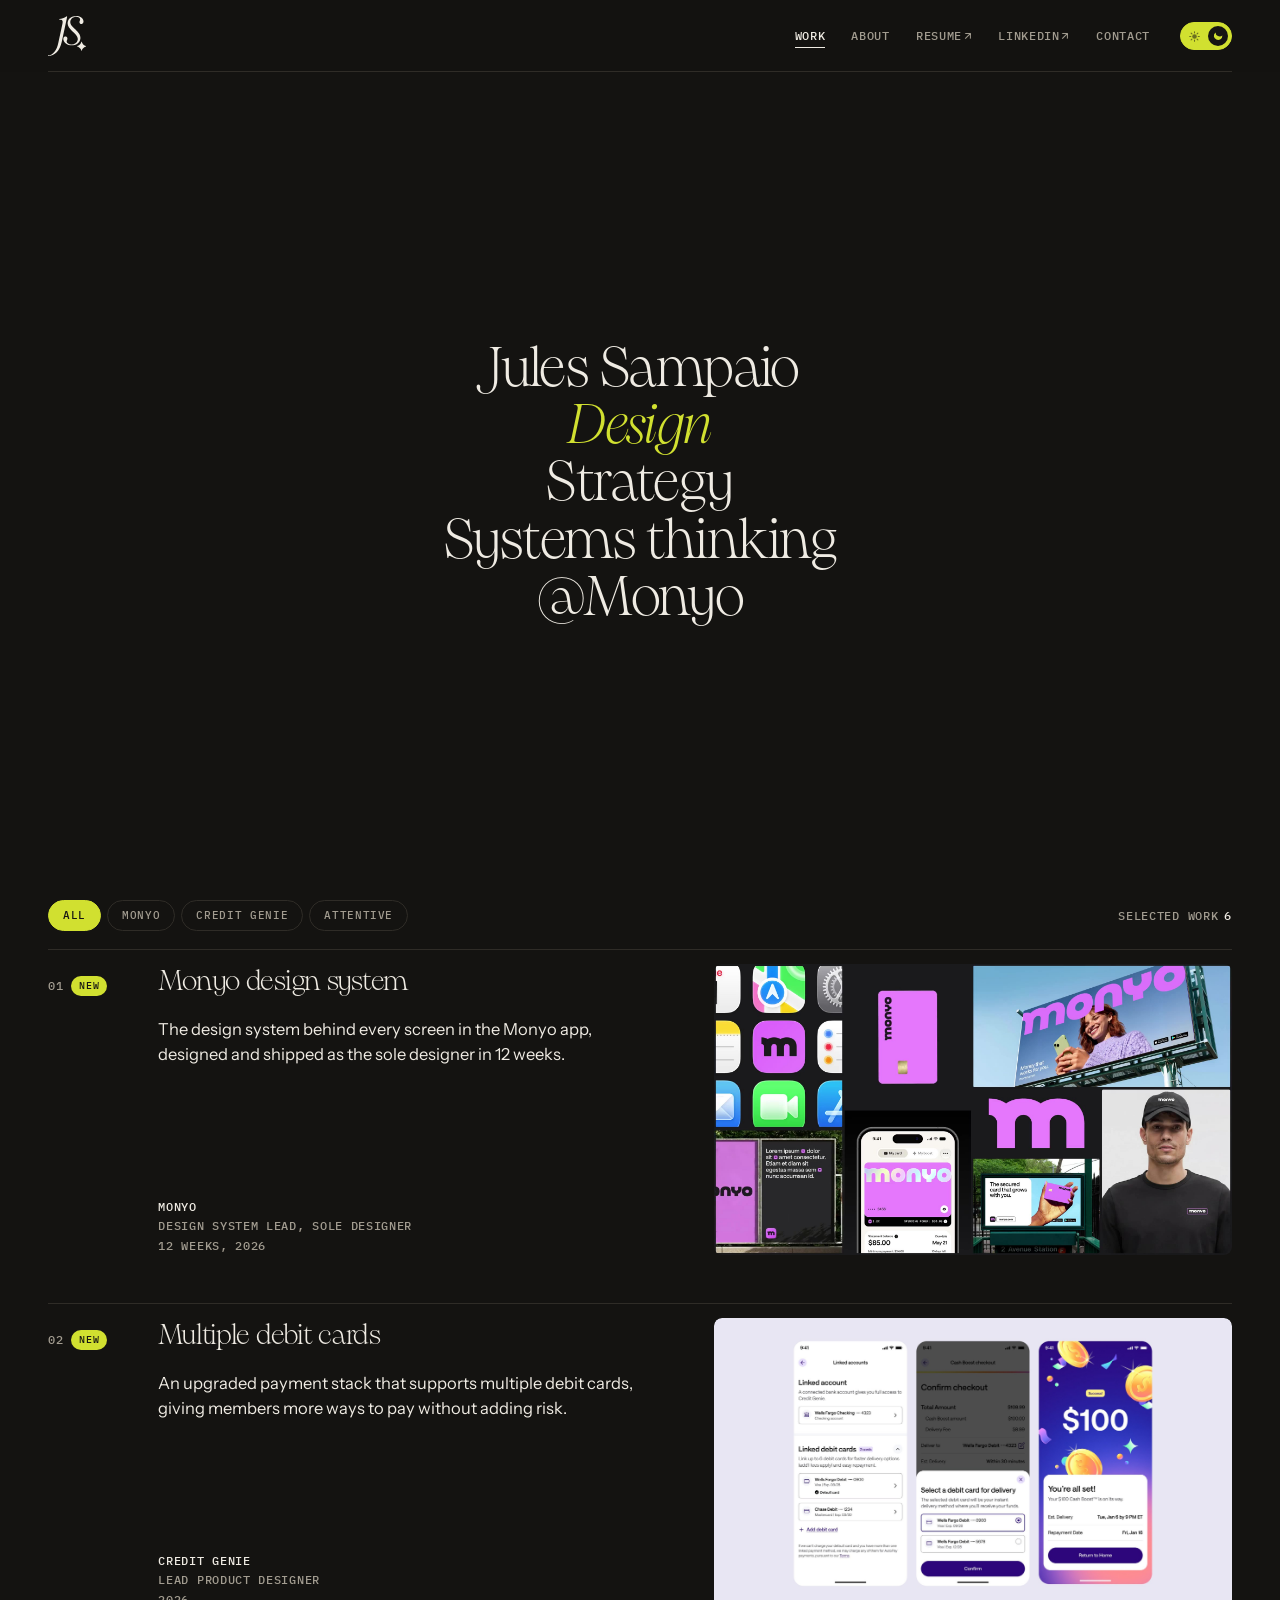
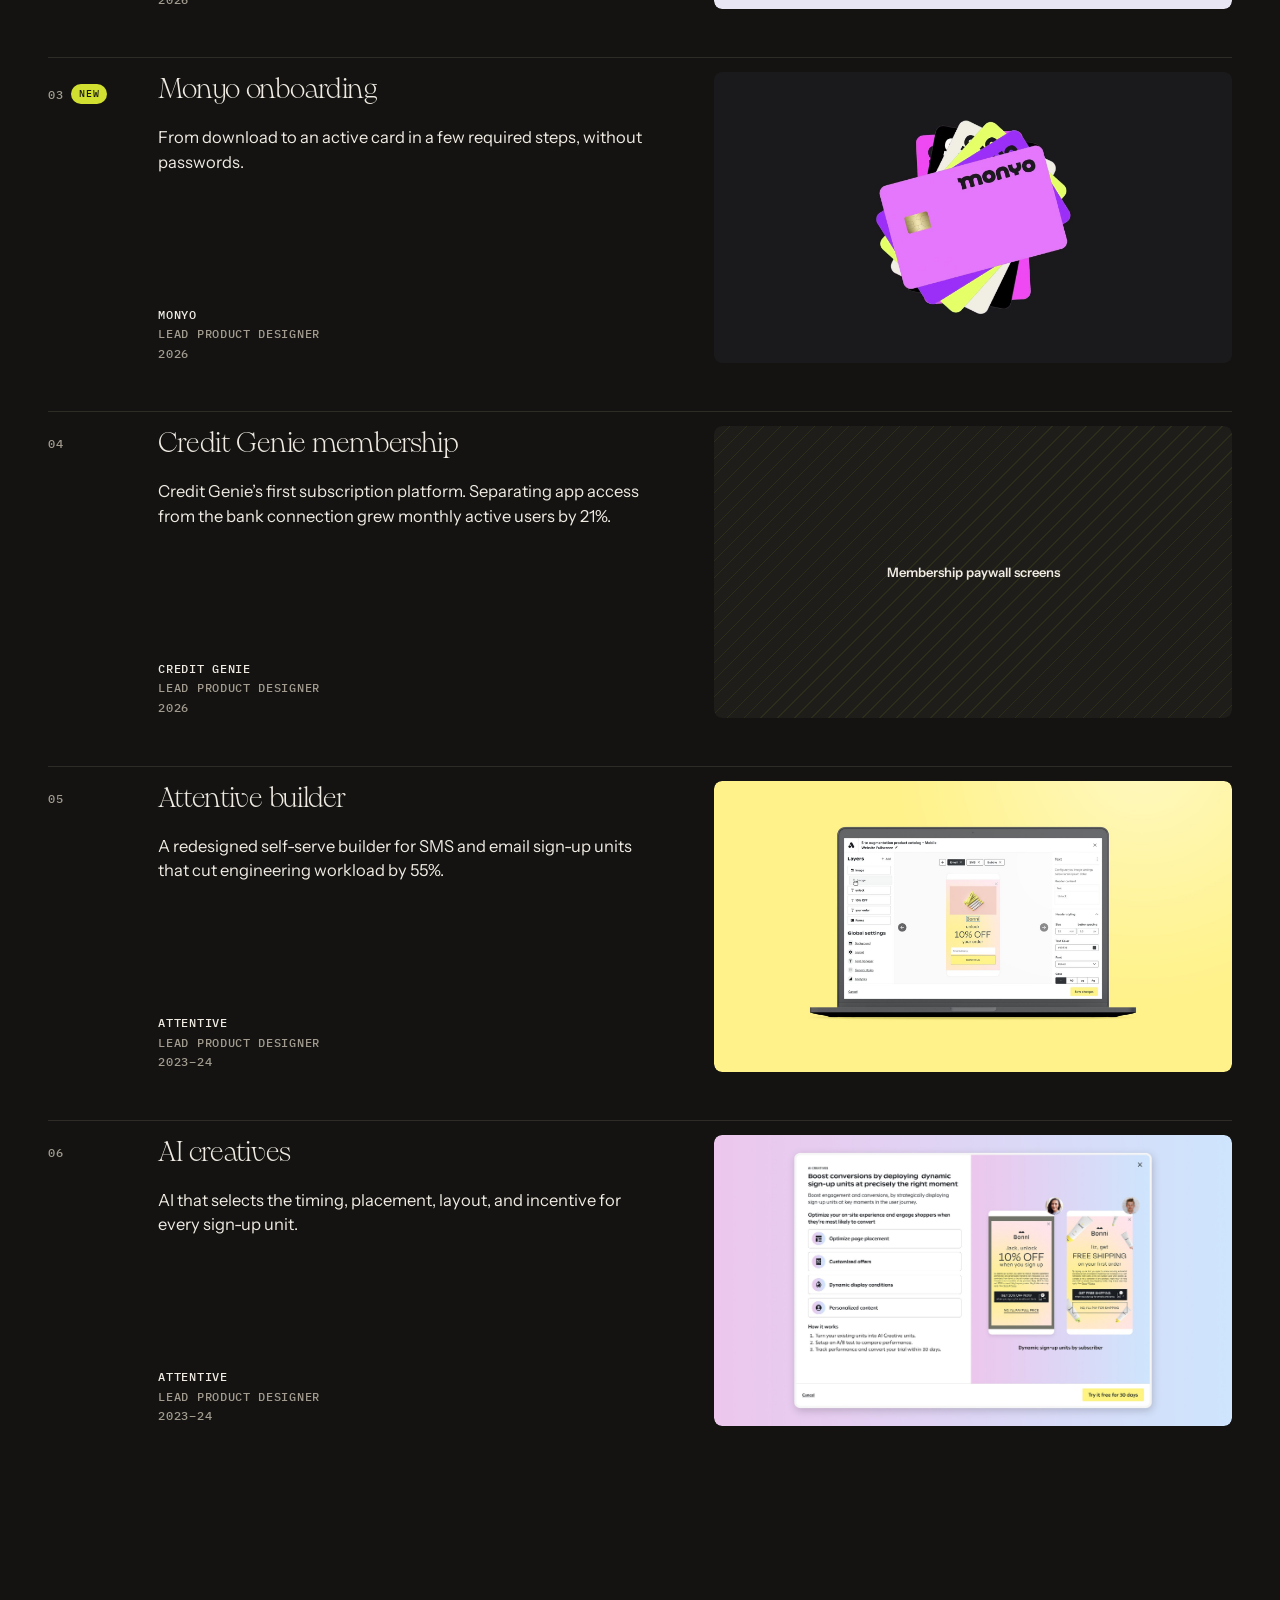
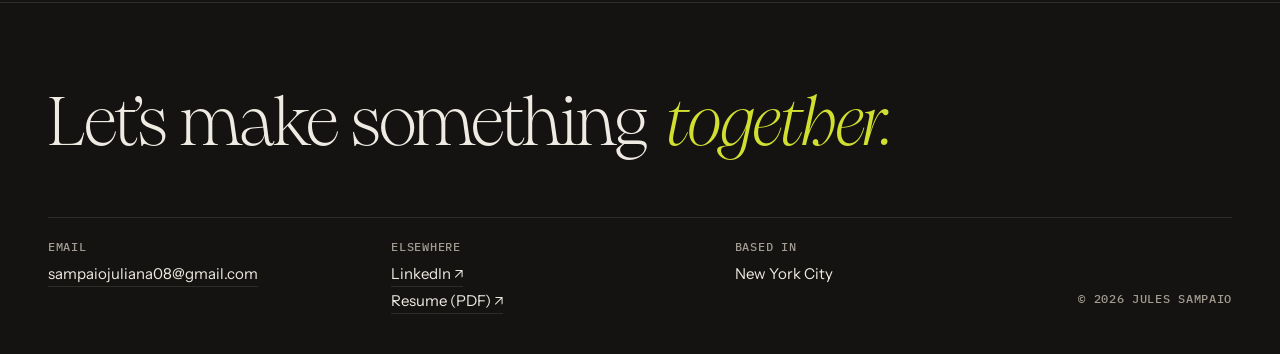
<file: index.html>
<!DOCTYPE html>
<html lang="en">
<head>
<meta charset="utf-8">
<meta name="viewport" content="width=device-width, initial-scale=1">
<title>Jules Sampaio | Product designer</title>
<meta name="description" content="Jules Sampaio is a senior product designer in New York working across design, strategy, and systems thinking, currently at Monyo.">
<meta property="og:title" content="Jules Sampaio | Product designer">
<meta property="og:description" content="Jules Sampaio is a senior product designer in New York working across design, strategy, and systems thinking, currently at Monyo.">
<meta property="og:image" content="https://www.julianasampaio.com/images/og.png?v=2">
<meta property="og:type" content="website">
<meta name="twitter:card" content="summary_large_image">
<link rel="icon" href="images/favicon-light.png" type="image/png" media="(prefers-color-scheme: light)">
<link rel="icon" href="images/favicon-dark.png" type="image/png" media="(prefers-color-scheme: dark)">
<link rel="apple-touch-icon" href="images/apple-touch-icon.png">
<meta name="theme-color" content="#141311">
<link rel="preconnect" href="https://fonts.googleapis.com"><link rel="preconnect" href="https://fonts.gstatic.com" crossorigin><link href="https://fonts.googleapis.com/css2?family=Instrument+Sans:ital,wght@0,400..700;1,400&family=IBM+Plex+Mono:wght@500&display=swap" rel="stylesheet">
<script>(function(){var t;try{t=localStorage.getItem("theme")}catch(e){}document.documentElement.dataset.theme=(t==="light"||t==="dark")?t:"dark"})()</script>
<link rel="stylesheet" href="styles.css?v=12">
</head>
<body>
<a class="skip" href="#main">Skip to content</a>
<header class="site-head"><div class="wrap">
  <a class="mark" href="index.html"><span class="logo" role="img" aria-label="Jules Sampaio, home"></span></a>
  <div class="head-right"><nav class="nav" aria-label="Main"><a href="index.html" aria-current="page">Work</a><a href="about.html">About</a><a href="resume.pdf?v=7" target="_blank" rel="noopener" class="hide-sm">Resume<span class="ext" aria-hidden="true">↗</span></a><a href="https://www.linkedin.com/in/julianasampaio8/" target="_blank" rel="noopener" class="hide-sm">LinkedIn<span class="ext" aria-hidden="true">↗</span></a><a href="mailto:sampaiojuliana08@gmail.com">Contact</a></nav><button class="theme-toggle" type="button" role="switch" aria-checked="false" aria-label="Dark mode"><svg class="t-sun" viewBox="0 0 24 24" aria-hidden="true"><circle cx="12" cy="12" r="5" fill="currentColor"/><g stroke="currentColor" stroke-width="2.4" stroke-linecap="round"><path d="M12 1.5v2.5M12 20v2.5M1.5 12H4M20 12h2.5M4.6 4.6l1.8 1.8M17.6 17.6l1.8 1.8M4.6 19.4l1.8-1.8M17.6 6.4l1.8-1.8"/></g></svg><svg class="t-moon" viewBox="0 0 24 24" aria-hidden="true"><path d="M20.5 14.2A8.5 8.5 0 0 1 9.8 3.5a8.5 8.5 0 1 0 10.7 10.7z" fill="currentColor"/></svg><span class="knob"><svg class="sun" viewBox="0 0 24 24" aria-hidden="true"><circle cx="12" cy="12" r="5" fill="currentColor"/><g stroke="currentColor" stroke-width="2.4" stroke-linecap="round"><path d="M12 1.5v2.5M12 20v2.5M1.5 12H4M20 12h2.5M4.6 4.6l1.8 1.8M17.6 17.6l1.8 1.8M4.6 19.4l1.8-1.8M17.6 6.4l1.8-1.8"/></g></svg><svg class="moon" viewBox="0 0 24 24" aria-hidden="true"><path d="M20.5 14.2A8.5 8.5 0 0 1 9.8 3.5a8.5 8.5 0 1 0 10.7 10.7z" fill="currentColor"/></svg></span></button></div>
</div></header>
<main id="main">
<div class="wrap">
<section class="intro">
  <h1 class="morph"><span class="line">Jules Sampaio</span><span class="line italic hl">Design</span><span class="line">Strategy</span><span class="line">Systems thinking</span><span class="line">@Monyo</span></h1>
</section>
<div class="work-head"><div class="filters" role="group" aria-label="Filter by company"><button type="button" data-filter="all" aria-pressed="true">All</button><button type="button" data-filter="monyo" aria-pressed="false">Monyo</button><button type="button" data-filter="credit genie" aria-pressed="false">Credit Genie</button><button type="button" data-filter="attentive" aria-pressed="false">Attentive</button></div><h2>Selected work<span data-count>6</span></h2></div>
<ul class="index">
<li data-company="monyo"><a class="card" href="monyo-design-system.html">
  <span class="num label"><span class="new">New</span></span>
  <div class="text">
    <h3 class="name"><span style="view-transition-name:t-monyo-design-system">Monyo design system</span></h3>
    <p class="desc">The design system behind every screen in the Monyo app, designed and shipped as the sole designer in 12 weeks.</p>
    <p class="who label"><b>Monyo</b>Design system lead, sole designer<br>12 weeks, 2026</p>
  </div>
  <div class="thumb"><div class="shot " style="view-transition-name:img-monyo-design-system"><div class="ph" aria-hidden="true"><div><b>Monyo brand and design system</b><span>images/monyo-design-system/cover.jpg</span></div></div><video src="images/monyo-design-system/brand.mp4" poster="images/monyo-design-system/brand-poster.jpg" autoplay muted loop playsinline preload="auto" aria-label="Monyo brand system across app icon, card, billboard, app, and merch"></video></div></div>
</a></li>
<li data-company="credit genie"><a class="card" href="credit-genie-debit-cards.html">
  <span class="num label"><span class="new">New</span></span>
  <div class="text">
    <h3 class="name"><span style="view-transition-name:t-credit-genie-debit-cards">Multiple debit cards</span></h3>
    <p class="desc">An upgraded payment stack that supports multiple debit cards, giving members more ways to pay without adding risk.</p>
    <p class="who label"><b>Credit Genie</b>Lead product designer<br>2026</p>
  </div>
  <div class="thumb"><div class="shot " style="view-transition-name:img-credit-genie-debit-cards"><div class="ph" aria-hidden="true"><div><b>Debit card screens</b><span>images/credit-genie-debit-cards/cover.jpg</span></div></div><img src="images/credit-genie-debit-cards/cover.jpg" alt="Debit card screens" loading="eager" decoding="async"></div></div>
</a></li>
<li data-company="monyo"><a class="card" href="monyo-onboarding.html">
  <span class="num label"><span class="new">New</span></span>
  <div class="text">
    <h3 class="name"><span style="view-transition-name:t-monyo-onboarding">Monyo onboarding</span></h3>
    <p class="desc">From download to an active card in a few required steps, without passwords.</p>
    <p class="who label"><b>Monyo</b>Lead product designer<br>2026</p>
  </div>
  <div class="thumb"><div class="shot " style="view-transition-name:img-monyo-onboarding"><div class="ph" aria-hidden="true"><div><b>Monyo onboarding screens</b><span>images/monyo-onboarding/cover-screens.jpg</span></div></div><video src="images/monyo-onboarding/card.mp4" poster="images/monyo-onboarding/card-poster.jpg" autoplay muted loop playsinline preload="auto" aria-label="The Monyo card spinning, with its stack of color variants"></video></div></div>
</a></li>
<li data-company="credit genie"><a class="card" href="credit-genie-membership.html">
  <span class="num label"></span>
  <div class="text">
    <h3 class="name"><span style="view-transition-name:t-credit-genie-membership">Credit Genie membership</span></h3>
    <p class="desc">Credit Genie’s first subscription platform. Separating app access from the bank connection grew monthly active users by 21%.</p>
    <p class="who label"><b>Credit Genie</b>Lead product designer<br>2026</p>
  </div>
  <div class="thumb"><div class="shot " style="view-transition-name:img-credit-genie-membership"><div class="ph" aria-hidden="true"><div><b>Membership paywall screens</b><span>images/credit-genie-membership/cover.jpg</span></div></div><img src="images/credit-genie-membership/cover.jpg" alt="Membership paywall screens" loading="eager" decoding="async"></div></div>
</a></li>
<li data-company="attentive"><a class="card" href="cb3.html">
  <span class="num label" aria-hidden="true"></span>
  <div class="text">
    <h3 class="name"><span style="view-transition-name:t-cb3">Attentive builder</span></h3>
    <p class="desc">A redesigned self-serve builder for SMS and email sign-up units that cut engineering workload by 55%.</p>
    <p class="who label"><b>Attentive</b>Lead product designer<br>2023–24</p>
  </div>
  <div class="thumb"><div class="shot " style="view-transition-name:img-cb3"><div class="ph" aria-hidden="true"><div><b>Attentive builder</b><span>images/cb3/hero.jpg</span></div></div><img src="images/cb3/hero.jpg" alt="Attentive builder" loading="eager" decoding="async"></div></div>
</a></li>
<li data-company="attentive"><a class="card" href="ai-creatives.html">
  <span class="num label" aria-hidden="true"></span>
  <div class="text">
    <h3 class="name"><span style="view-transition-name:t-ai-creatives">AI creatives</span></h3>
    <p class="desc">AI that selects the timing, placement, layout, and incentive for every sign-up unit.</p>
    <p class="who label"><b>Attentive</b>Lead product designer<br>2023–24</p>
  </div>
  <div class="thumb"><div class="shot " style="view-transition-name:img-ai-creatives"><div class="ph" aria-hidden="true"><div><b>AI creatives</b><span>images/ai-creatives/hero.jpg</span></div></div><img src="images/ai-creatives/hero.jpg" alt="AI creatives" loading="eager" decoding="async"></div></div>
</a></li>
</ul>
</div>
</main>
<footer class="site-foot"><div class="wrap">
  <p class="say">Let’s make something <em>together.</em></p>
  <div class="foot-grid">
    <div><span class="label">Email</span><p><a href="mailto:sampaiojuliana08@gmail.com">sampaiojuliana08@gmail.com</a></p></div>
    <div><span class="label">Elsewhere</span><p><a href="https://www.linkedin.com/in/julianasampaio8/" target="_blank" rel="noopener">LinkedIn<span class="ext" aria-hidden="true">↗</span></a><a href="resume.pdf?v=7" target="_blank" rel="noopener">Resume (PDF)<span class="ext" aria-hidden="true">↗</span></a></p></div>
    <div><span class="label">Based in</span><p>New York City</p></div>
    <span class="label copy">© 2026 Jules Sampaio</span>
  </div>
</div></footer>
<script src="script.js?v=6"></script>
</body>
</html>
</file>
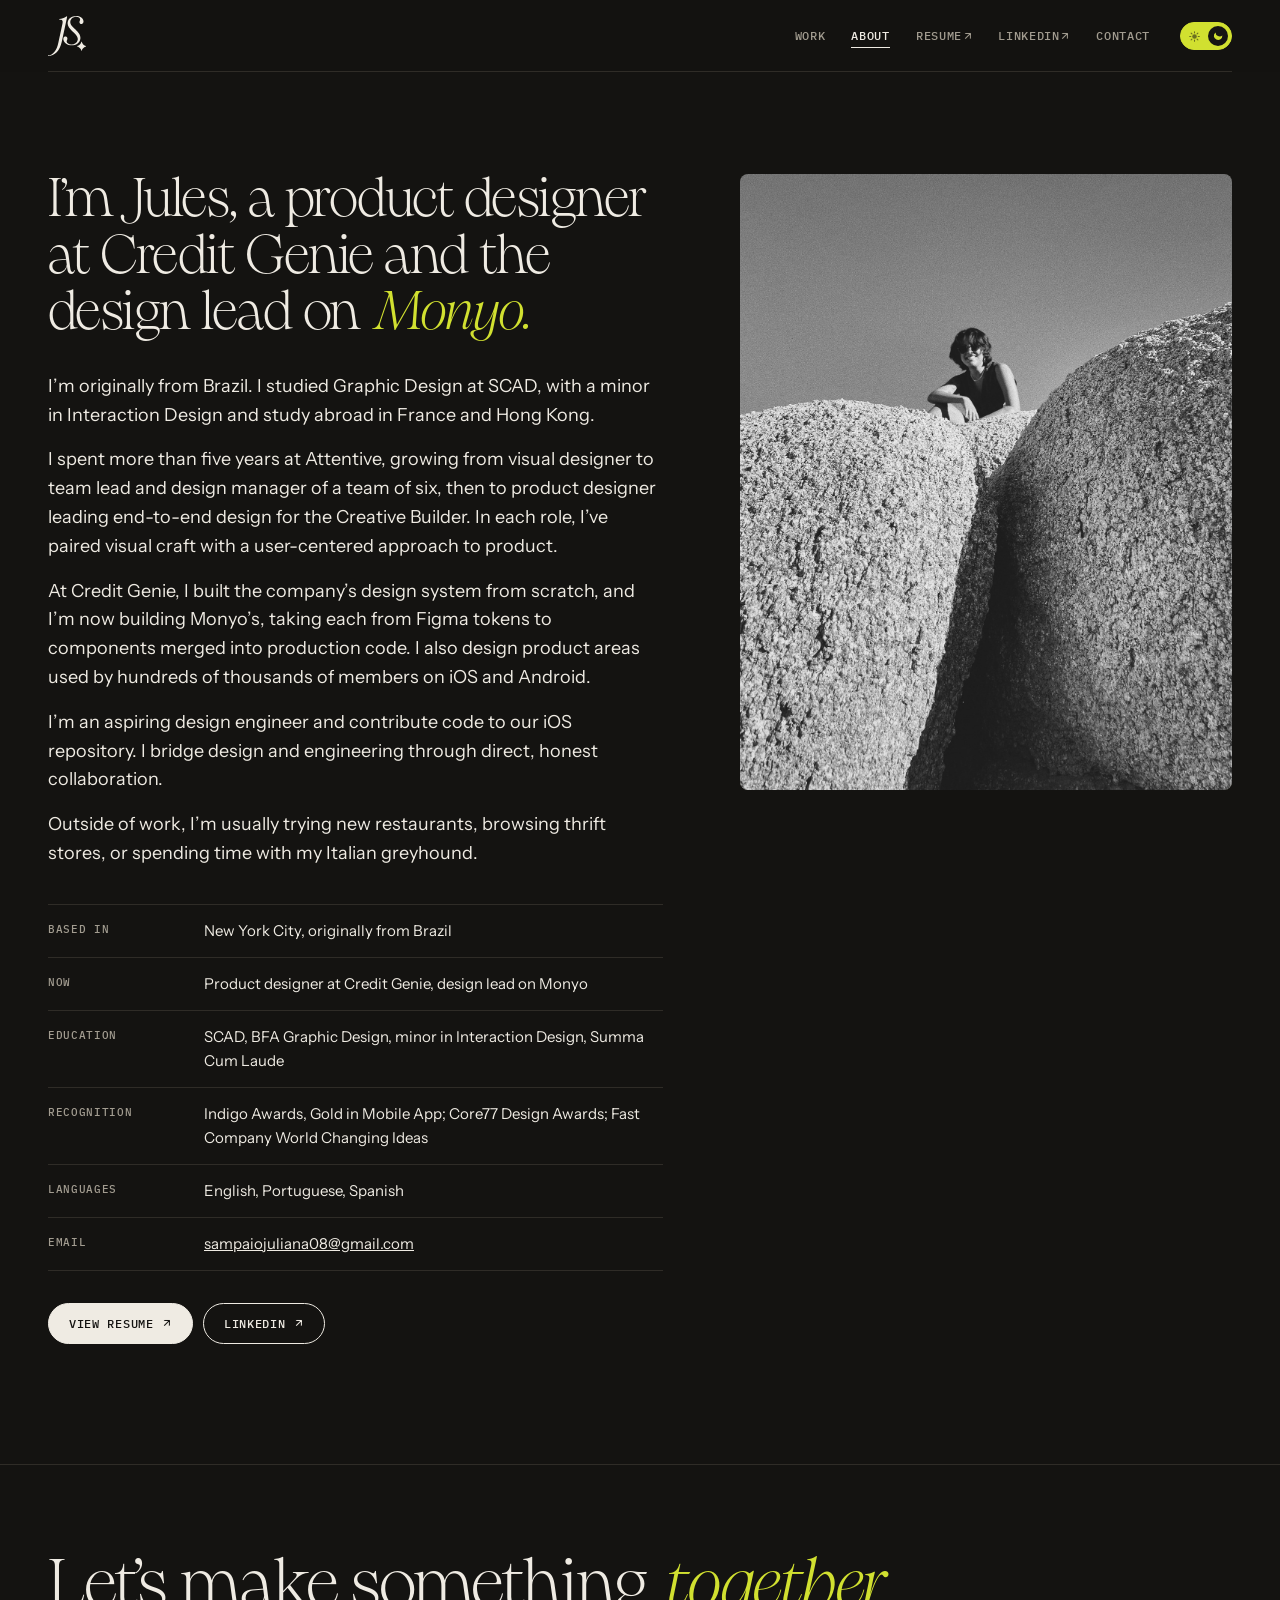
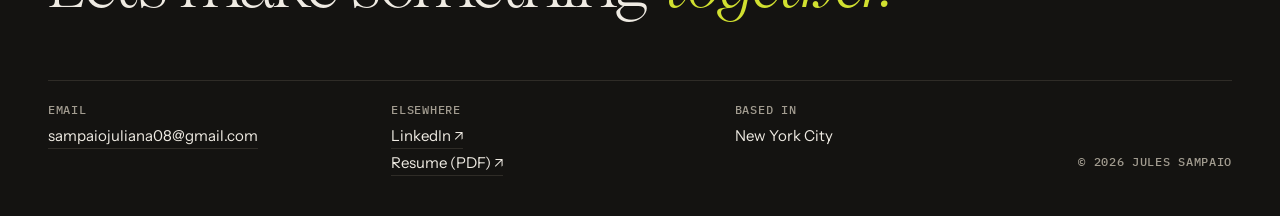
<file: about.html>
<!DOCTYPE html>
<html lang="en">
<head>
<meta charset="utf-8">
<meta name="viewport" content="width=device-width, initial-scale=1">
<title>About | Jules Sampaio</title>
<meta name="description" content="About Jules Sampaio, product and visual designer in New York City.">
<meta property="og:title" content="About | Jules Sampaio">
<meta property="og:description" content="About Jules Sampaio, product and visual designer in New York City.">
<meta property="og:image" content="https://www.julianasampaio.com/images/og.png?v=2">
<meta property="og:type" content="website">
<meta name="twitter:card" content="summary_large_image">
<link rel="icon" href="images/favicon-light.png" type="image/png" media="(prefers-color-scheme: light)">
<link rel="icon" href="images/favicon-dark.png" type="image/png" media="(prefers-color-scheme: dark)">
<link rel="apple-touch-icon" href="images/apple-touch-icon.png">
<meta name="theme-color" content="#141311">
<link rel="preconnect" href="https://fonts.googleapis.com"><link rel="preconnect" href="https://fonts.gstatic.com" crossorigin><link href="https://fonts.googleapis.com/css2?family=Instrument+Sans:ital,wght@0,400..700;1,400&family=IBM+Plex+Mono:wght@500&display=swap" rel="stylesheet">
<script>(function(){var t;try{t=localStorage.getItem("theme")}catch(e){}document.documentElement.dataset.theme=(t==="light"||t==="dark")?t:"dark"})()</script>
<link rel="stylesheet" href="styles.css?v=12">
</head>
<body>
<a class="skip" href="#main">Skip to content</a>
<header class="site-head"><div class="wrap">
  <a class="mark" href="index.html"><span class="logo" role="img" aria-label="Jules Sampaio, home"></span></a>
  <div class="head-right"><nav class="nav" aria-label="Main"><a href="index.html">Work</a><a href="about.html" aria-current="page">About</a><a href="resume.pdf?v=7" target="_blank" rel="noopener" class="hide-sm">Resume<span class="ext" aria-hidden="true">↗</span></a><a href="https://www.linkedin.com/in/julianasampaio8/" target="_blank" rel="noopener" class="hide-sm">LinkedIn<span class="ext" aria-hidden="true">↗</span></a><a href="mailto:sampaiojuliana08@gmail.com">Contact</a></nav><button class="theme-toggle" type="button" role="switch" aria-checked="false" aria-label="Dark mode"><svg class="t-sun" viewBox="0 0 24 24" aria-hidden="true"><circle cx="12" cy="12" r="5" fill="currentColor"/><g stroke="currentColor" stroke-width="2.4" stroke-linecap="round"><path d="M12 1.5v2.5M12 20v2.5M1.5 12H4M20 12h2.5M4.6 4.6l1.8 1.8M17.6 17.6l1.8 1.8M4.6 19.4l1.8-1.8M17.6 6.4l1.8-1.8"/></g></svg><svg class="t-moon" viewBox="0 0 24 24" aria-hidden="true"><path d="M20.5 14.2A8.5 8.5 0 0 1 9.8 3.5a8.5 8.5 0 1 0 10.7 10.7z" fill="currentColor"/></svg><span class="knob"><svg class="sun" viewBox="0 0 24 24" aria-hidden="true"><circle cx="12" cy="12" r="5" fill="currentColor"/><g stroke="currentColor" stroke-width="2.4" stroke-linecap="round"><path d="M12 1.5v2.5M12 20v2.5M1.5 12H4M20 12h2.5M4.6 4.6l1.8 1.8M17.6 17.6l1.8 1.8M4.6 19.4l1.8-1.8M17.6 6.4l1.8-1.8"/></g></svg><svg class="moon" viewBox="0 0 24 24" aria-hidden="true"><path d="M20.5 14.2A8.5 8.5 0 0 1 9.8 3.5a8.5 8.5 0 1 0 10.7 10.7z" fill="currentColor"/></svg></span></button></div>
</div></header>
<main id="main">
<div class="wrap"><section class="about">
<div>
  <h1>I’m Jules, a product designer at Credit Genie and the design lead on <em>Monyo.</em></h1>
  <p>I’m originally from Brazil. I studied Graphic Design at SCAD, with a minor in Interaction Design and study abroad in France and Hong Kong.</p>
  <p>I spent more than five years at Attentive, growing from visual designer to team lead and design manager of a team of six, then to product designer leading end-to-end design for the Creative Builder. In each role, I’ve paired visual craft with a user-centered approach to product.</p>
  <p>At Credit Genie, I built the company’s design system from scratch, and I’m now building Monyo’s, taking each from Figma tokens to components merged into production code. I also design product areas used by hundreds of thousands of members on iOS and Android.</p>
  <p>I’m an aspiring design engineer and contribute code to our iOS repository. I bridge design and engineering through direct, honest collaboration.</p>
  <p>Outside of work, I’m usually trying new restaurants, browsing thrift stores, or spending time with my Italian greyhound.</p>
  <dl class="facts">
    <div><dt>Based in</dt><dd>New York City, originally from Brazil</dd></div>
    <div><dt>Now</dt><dd>Product designer at Credit Genie, design lead on Monyo</dd></div>
    <div><dt>Education</dt><dd>SCAD, BFA Graphic Design, minor in Interaction Design, Summa Cum Laude</dd></div>
    <div><dt>Recognition</dt><dd>Indigo Awards, Gold in Mobile App; Core77 Design Awards; Fast Company World Changing Ideas</dd></div>
    <div><dt>Languages</dt><dd>English, Portuguese, Spanish</dd></div>
    <div><dt>Email</dt><dd><a href="mailto:sampaiojuliana08@gmail.com">sampaiojuliana08@gmail.com</a></dd></div>
  </dl>
  <div class="btns"><a class="btn solid" href="resume.pdf?v=7" target="_blank" rel="noopener">View resume<span class="ext" aria-hidden="true">↗</span></a><a class="btn" href="https://www.linkedin.com/in/julianasampaio8/" target="_blank" rel="noopener">LinkedIn<span class="ext" aria-hidden="true">↗</span></a></div>
</div>
<div class="shot portrait"><div class="ph" aria-hidden="true"><div><b>Juliana sitting on top of large granite boulders, smiling in sunglasses</b><span>images/about/portrait.jpg</span></div></div><img src="images/about/portrait.jpg" alt="Juliana sitting on top of large granite boulders, smiling in sunglasses" loading="eager" decoding="async"></div>
</section></div>
</main>
<footer class="site-foot"><div class="wrap">
  <p class="say">Let’s make something <em>together.</em></p>
  <div class="foot-grid">
    <div><span class="label">Email</span><p><a href="mailto:sampaiojuliana08@gmail.com">sampaiojuliana08@gmail.com</a></p></div>
    <div><span class="label">Elsewhere</span><p><a href="https://www.linkedin.com/in/julianasampaio8/" target="_blank" rel="noopener">LinkedIn<span class="ext" aria-hidden="true">↗</span></a><a href="resume.pdf?v=7" target="_blank" rel="noopener">Resume (PDF)<span class="ext" aria-hidden="true">↗</span></a></p></div>
    <div><span class="label">Based in</span><p>New York City</p></div>
    <span class="label copy">© 2026 Jules Sampaio</span>
  </div>
</div></footer>
<script src="script.js?v=6"></script>
</body>
</html>
</file>
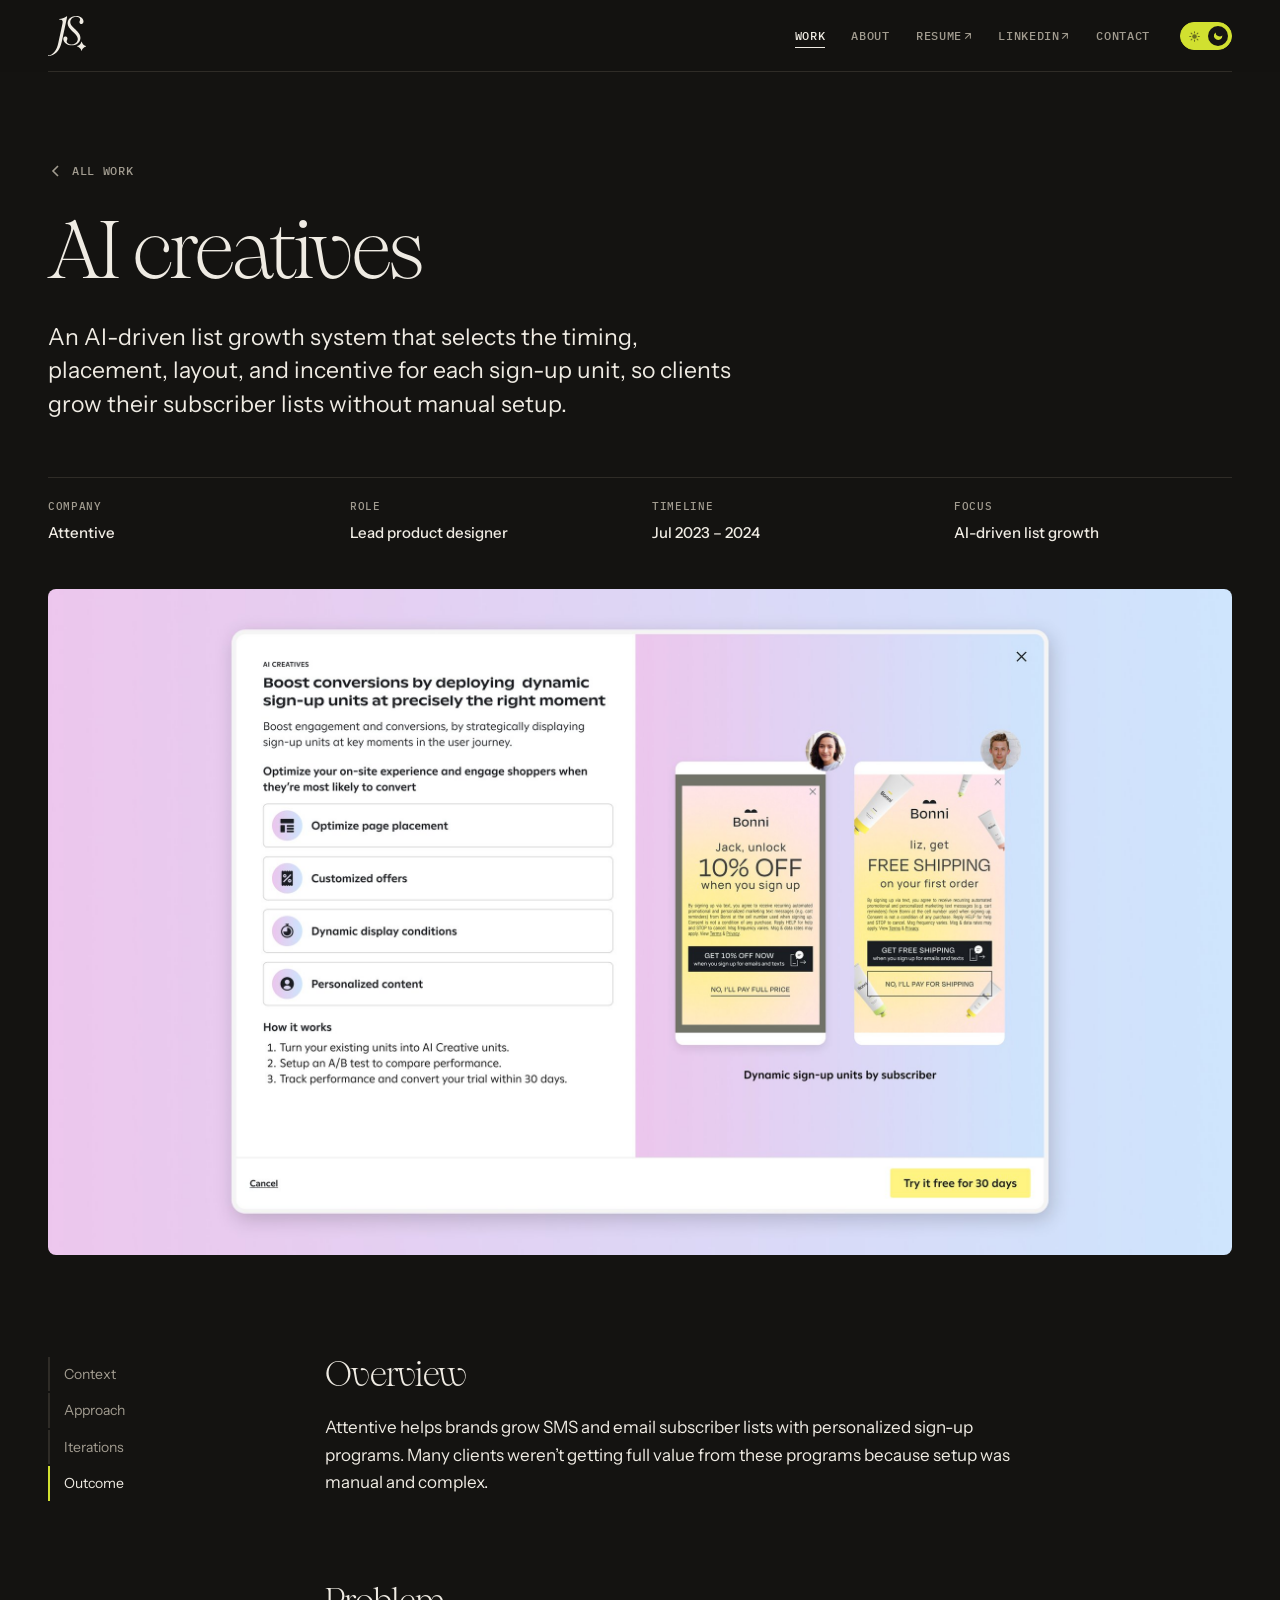
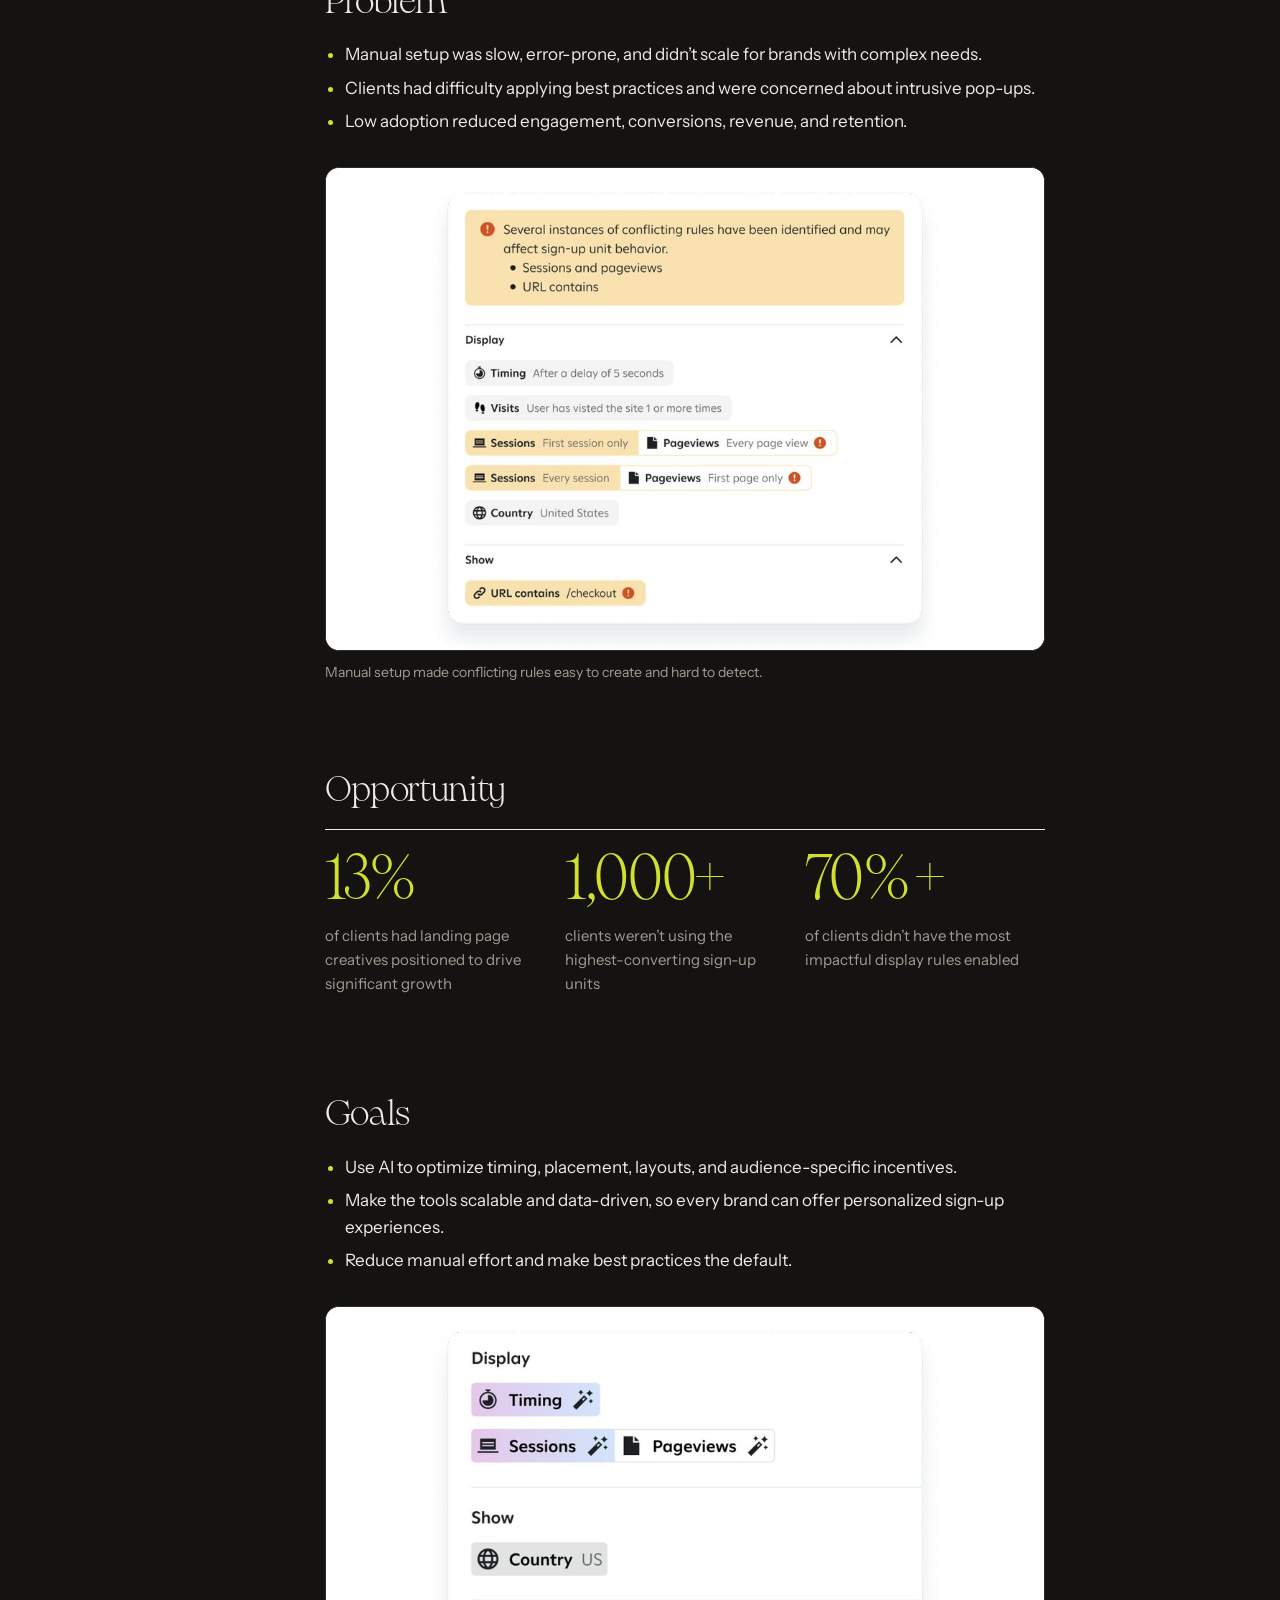
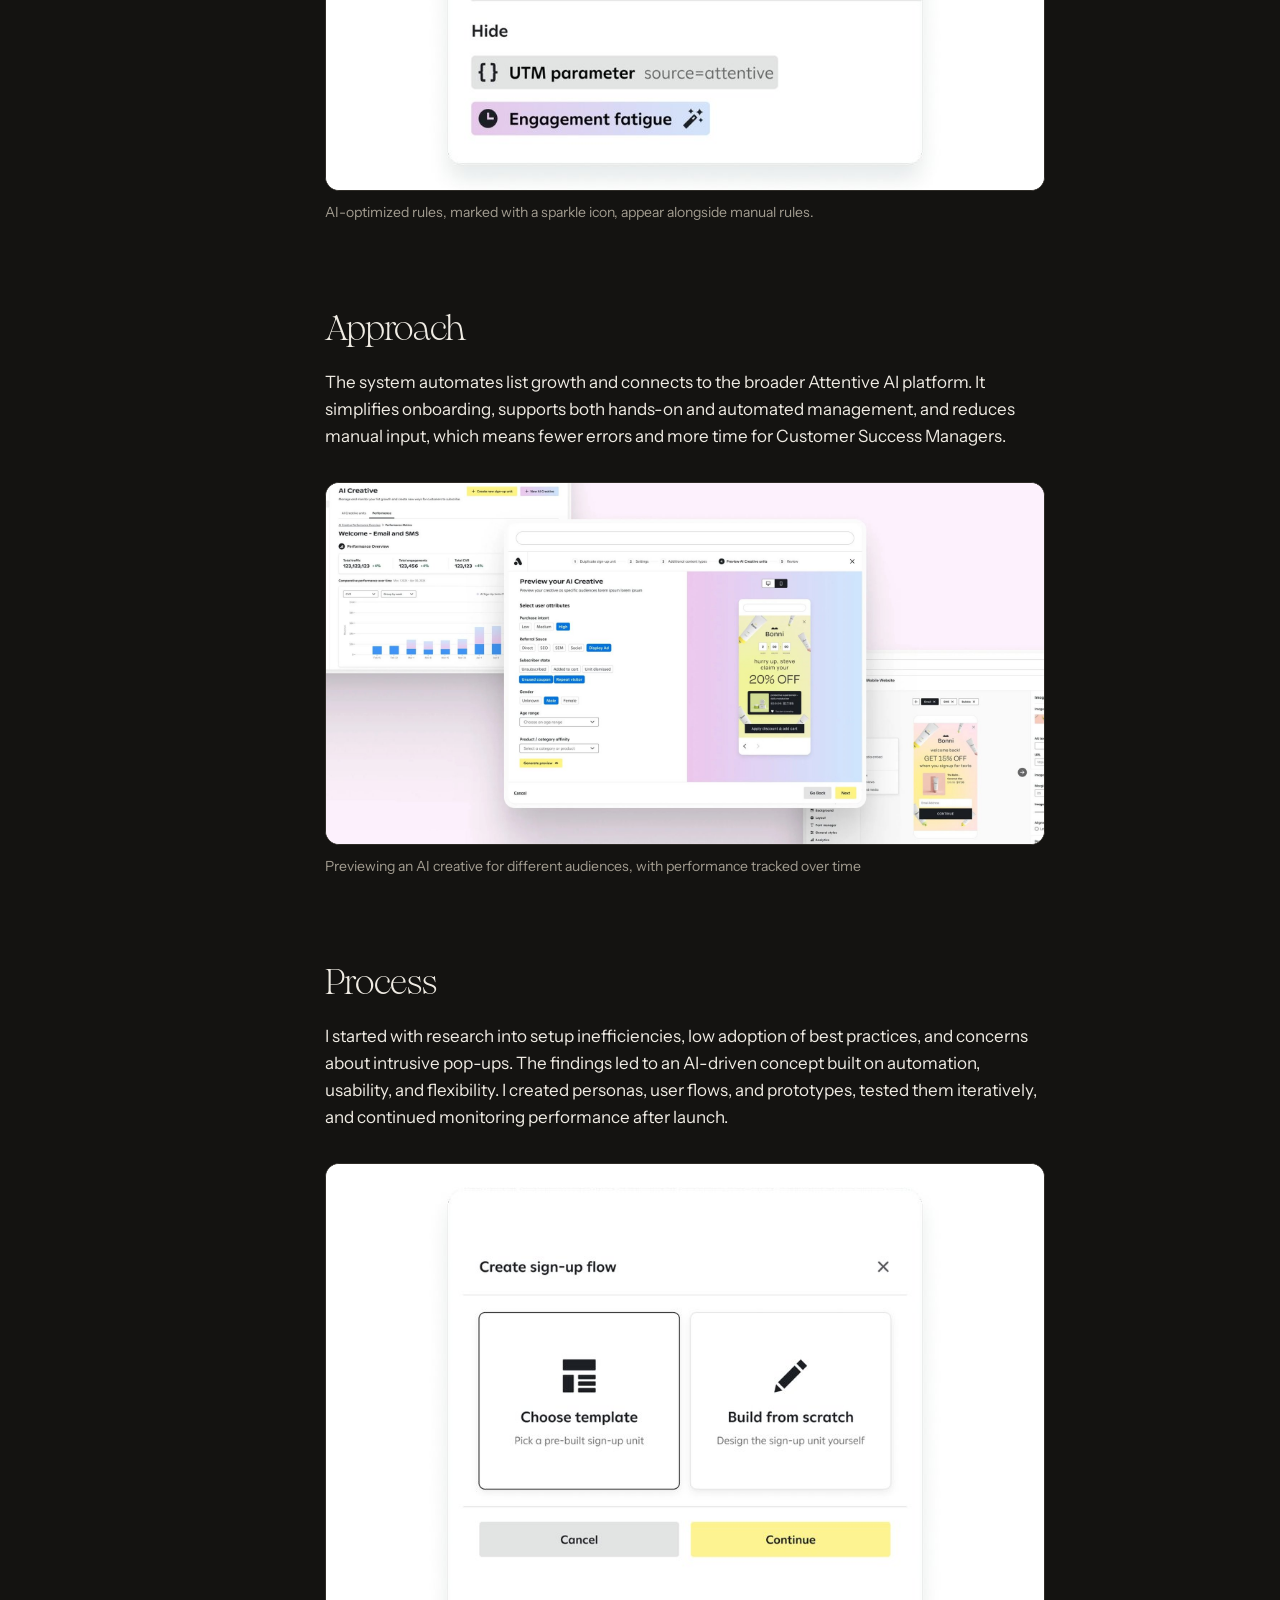
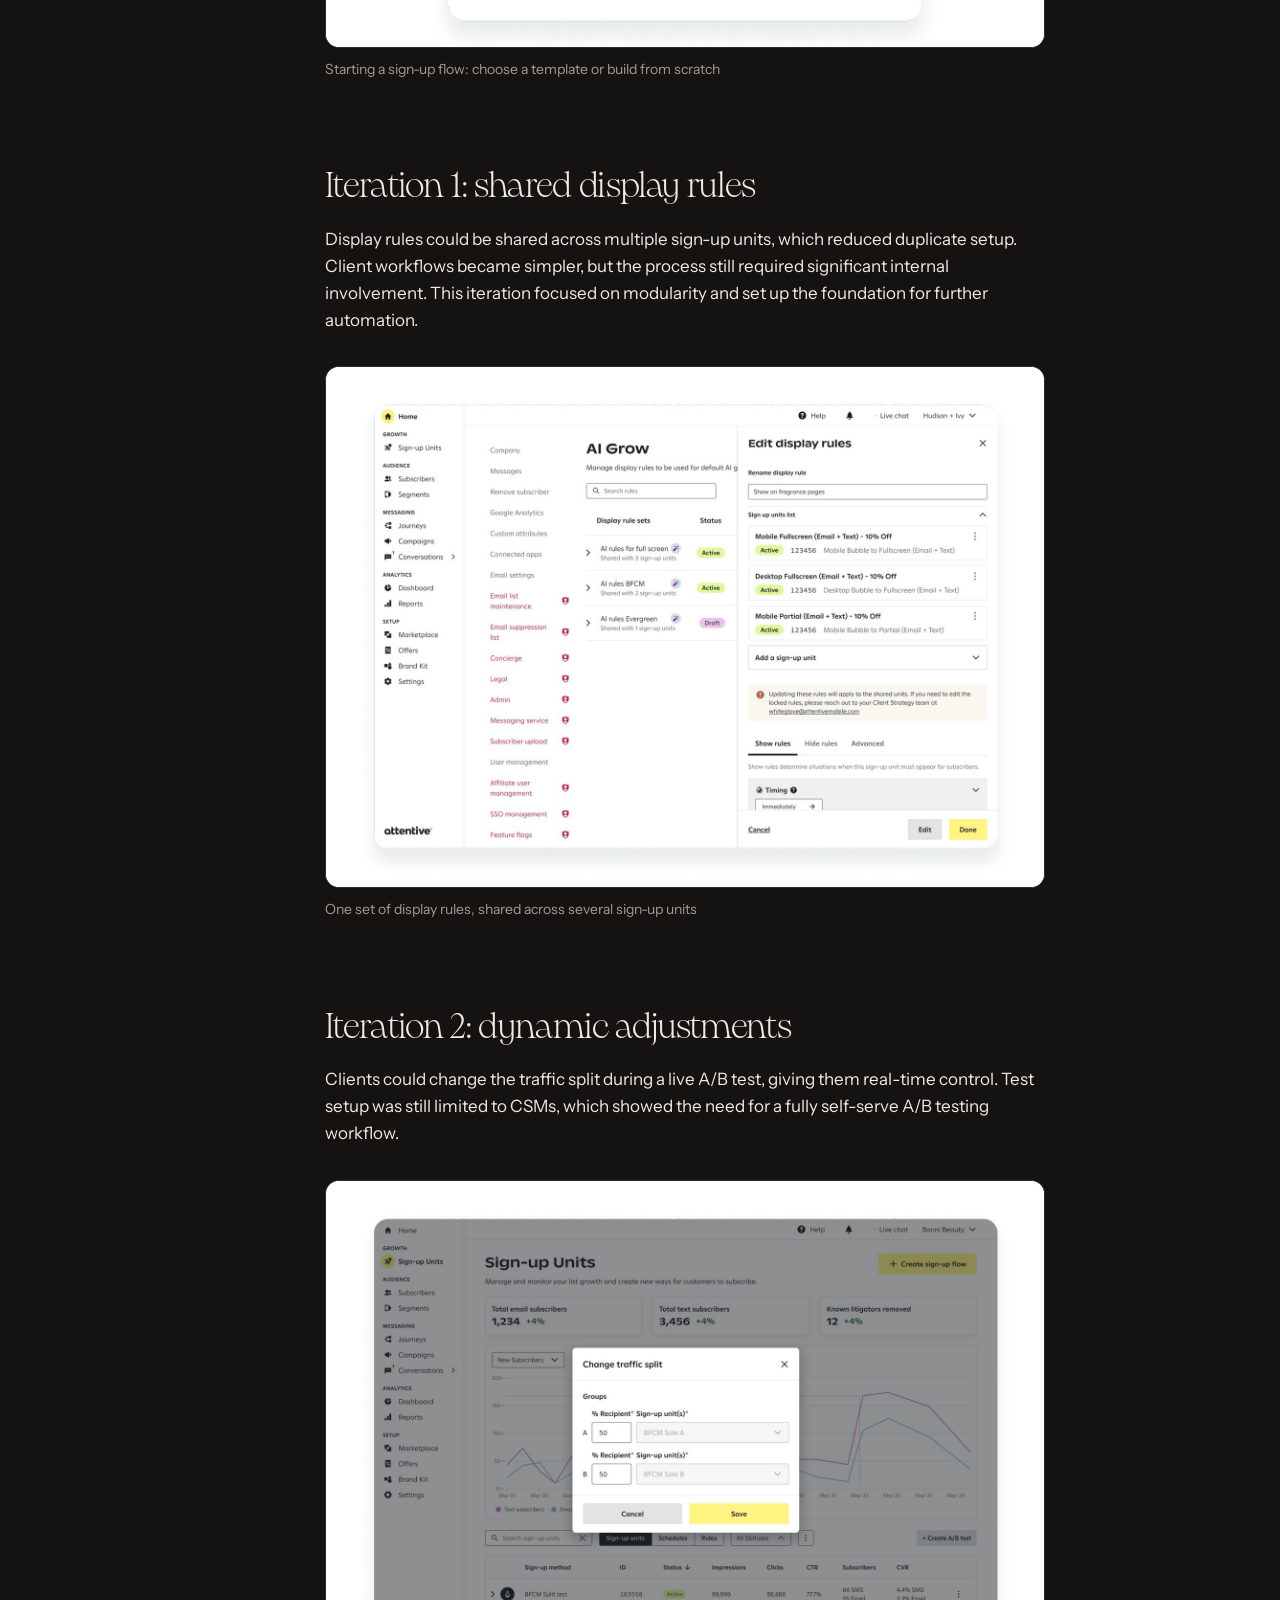
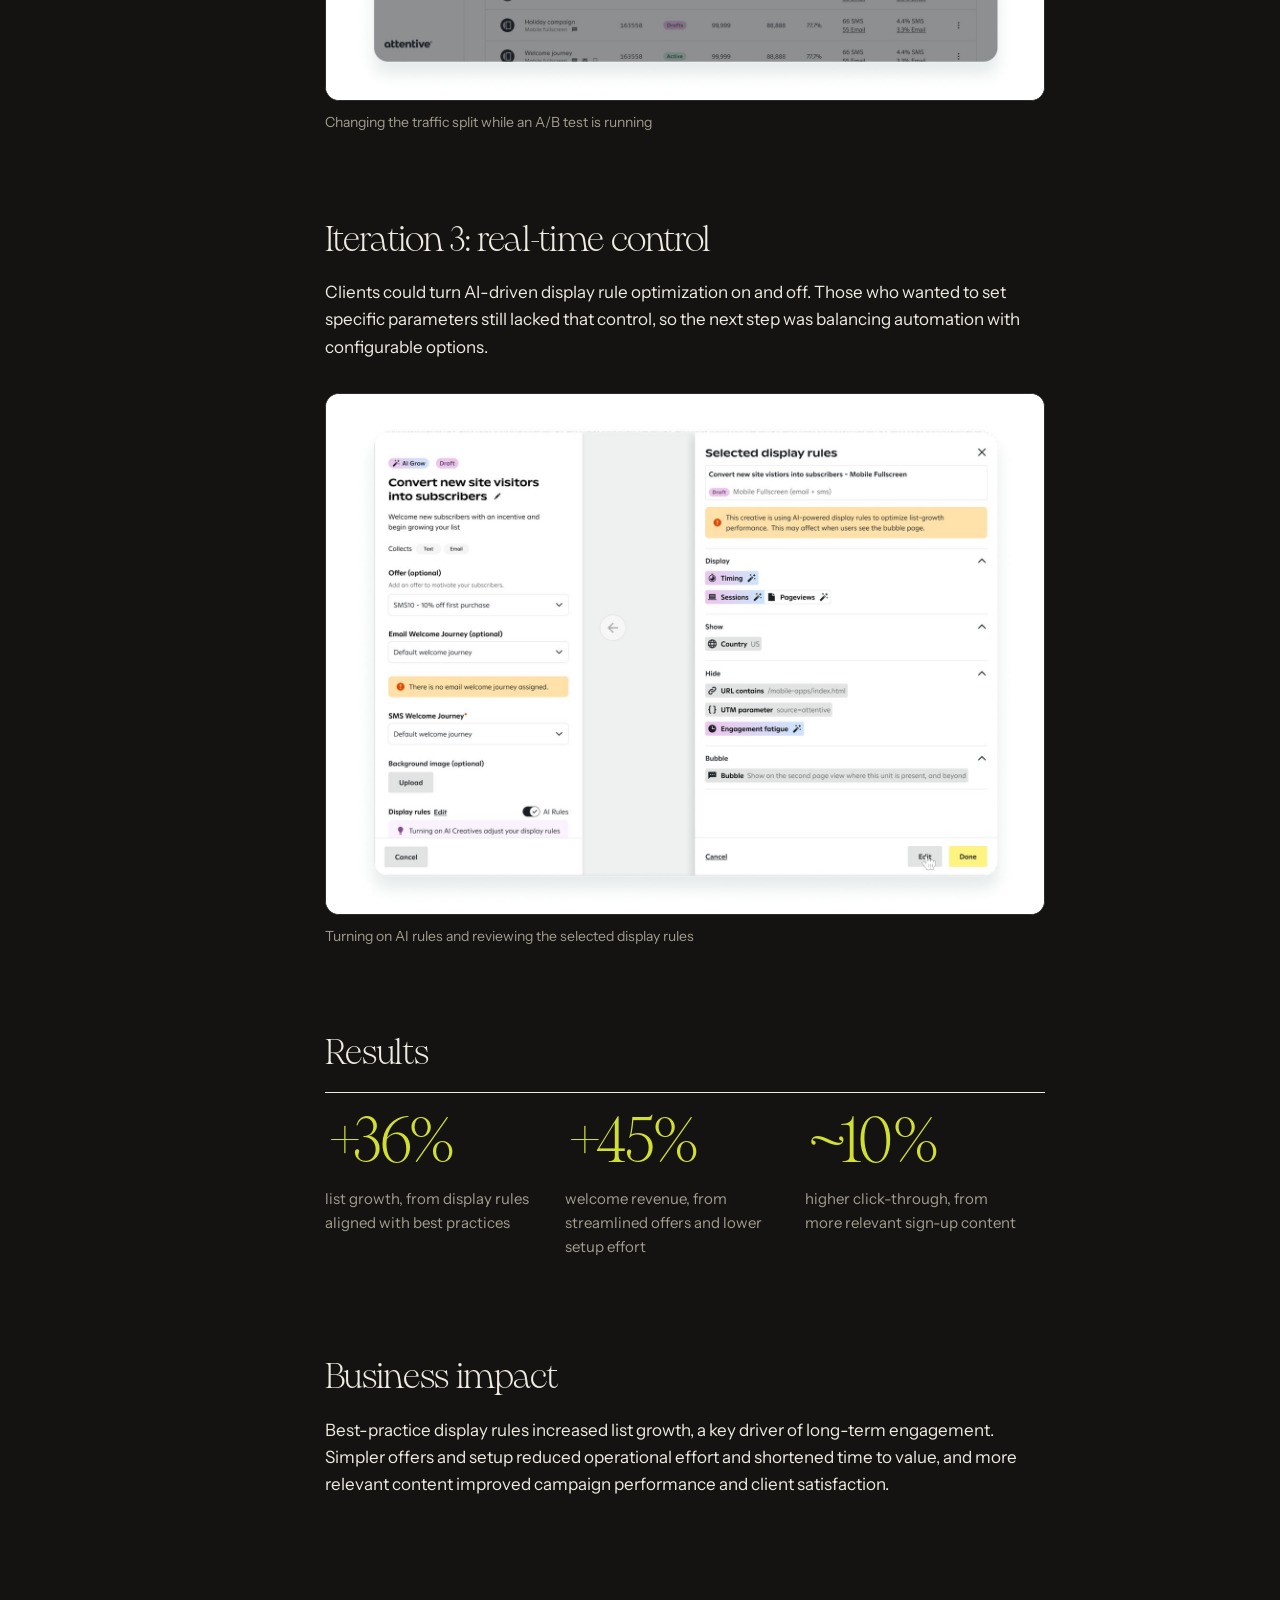
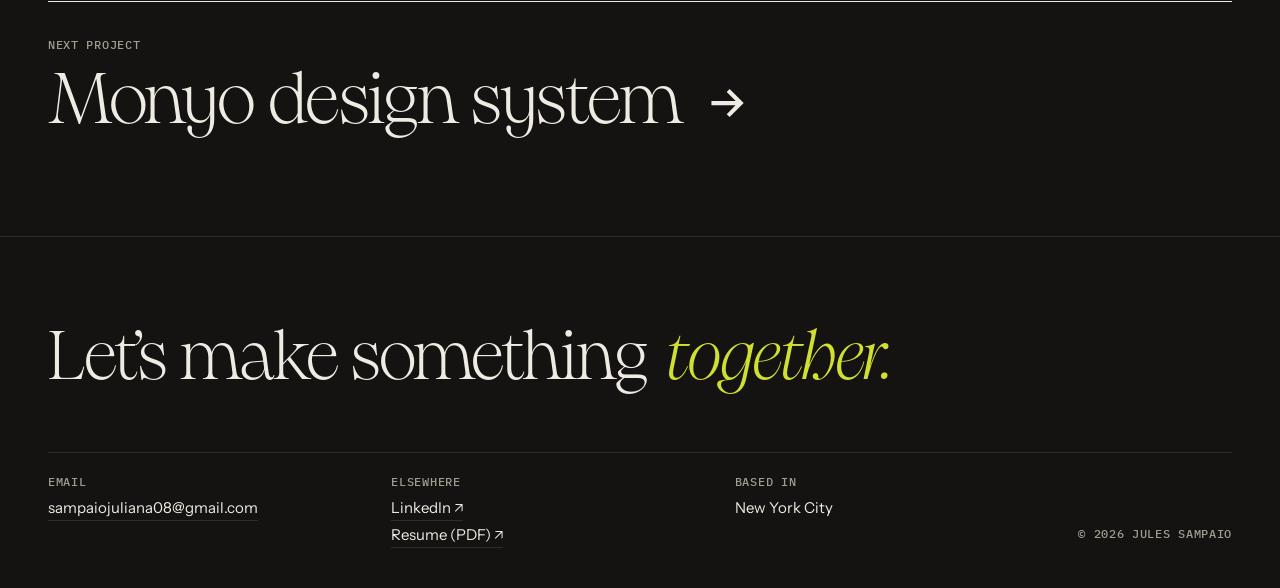
<file: ai-creatives.html>
<!DOCTYPE html>
<html lang="en">
<head>
<meta charset="utf-8">
<meta name="viewport" content="width=device-width, initial-scale=1">
<title>AI creatives | Jules Sampaio</title>
<meta name="description" content="An AI-driven list growth system that selects the timing, placement, layout, and incentive for each sign-up unit, so clients grow their subscriber lists without manual setup.">
<meta property="og:title" content="AI creatives | Jules Sampaio">
<meta property="og:description" content="An AI-driven list growth system that selects the timing, placement, layout, and incentive for each sign-up unit, so clients grow their subscriber lists without manual setup.">
<meta property="og:image" content="https://www.julianasampaio.com/images/og.png?v=2">
<meta property="og:type" content="website">
<meta name="twitter:card" content="summary_large_image">
<link rel="icon" href="images/favicon-light.png" type="image/png" media="(prefers-color-scheme: light)">
<link rel="icon" href="images/favicon-dark.png" type="image/png" media="(prefers-color-scheme: dark)">
<link rel="apple-touch-icon" href="images/apple-touch-icon.png">
<meta name="theme-color" content="#141311">
<link rel="preconnect" href="https://fonts.googleapis.com"><link rel="preconnect" href="https://fonts.gstatic.com" crossorigin><link href="https://fonts.googleapis.com/css2?family=Instrument+Sans:ital,wght@0,400..700;1,400&family=IBM+Plex+Mono:wght@500&display=swap" rel="stylesheet">
<script>(function(){var t;try{t=localStorage.getItem("theme")}catch(e){}document.documentElement.dataset.theme=(t==="light"||t==="dark")?t:"dark"})()</script>
<link rel="stylesheet" href="styles.css?v=12">
</head>
<body>
<a class="skip" href="#main">Skip to content</a>
<header class="site-head"><div class="wrap">
  <a class="mark" href="index.html"><span class="logo" role="img" aria-label="Jules Sampaio, home"></span></a>
  <div class="head-right"><nav class="nav" aria-label="Main"><a href="index.html" aria-current="page">Work</a><a href="about.html">About</a><a href="resume.pdf?v=7" target="_blank" rel="noopener" class="hide-sm">Resume<span class="ext" aria-hidden="true">↗</span></a><a href="https://www.linkedin.com/in/julianasampaio8/" target="_blank" rel="noopener" class="hide-sm">LinkedIn<span class="ext" aria-hidden="true">↗</span></a><a href="mailto:sampaiojuliana08@gmail.com">Contact</a></nav><button class="theme-toggle" type="button" role="switch" aria-checked="false" aria-label="Dark mode"><svg class="t-sun" viewBox="0 0 24 24" aria-hidden="true"><circle cx="12" cy="12" r="5" fill="currentColor"/><g stroke="currentColor" stroke-width="2.4" stroke-linecap="round"><path d="M12 1.5v2.5M12 20v2.5M1.5 12H4M20 12h2.5M4.6 4.6l1.8 1.8M17.6 17.6l1.8 1.8M4.6 19.4l1.8-1.8M17.6 6.4l1.8-1.8"/></g></svg><svg class="t-moon" viewBox="0 0 24 24" aria-hidden="true"><path d="M20.5 14.2A8.5 8.5 0 0 1 9.8 3.5a8.5 8.5 0 1 0 10.7 10.7z" fill="currentColor"/></svg><span class="knob"><svg class="sun" viewBox="0 0 24 24" aria-hidden="true"><circle cx="12" cy="12" r="5" fill="currentColor"/><g stroke="currentColor" stroke-width="2.4" stroke-linecap="round"><path d="M12 1.5v2.5M12 20v2.5M1.5 12H4M20 12h2.5M4.6 4.6l1.8 1.8M17.6 17.6l1.8 1.8M4.6 19.4l1.8-1.8M17.6 6.4l1.8-1.8"/></g></svg><svg class="moon" viewBox="0 0 24 24" aria-hidden="true"><path d="M20.5 14.2A8.5 8.5 0 0 1 9.8 3.5a8.5 8.5 0 1 0 10.7 10.7z" fill="currentColor"/></svg></span></button></div>
</div></header>
<main id="main">
<div class="wrap">
<header class="cs-top">
  <a class="back" href="index.html"><svg width="16" height="16" viewBox="0 0 16 16" aria-hidden="true"><path d="M10 3 5 8l5 5" fill="none" stroke="currentColor" stroke-width="1.6"/></svg>All work</a>
  <h1 style="view-transition-name:t-ai-creatives">AI creatives</h1>
  <p class="lede">An AI-driven list growth system that selects the timing, placement, layout, and incentive for each sign-up unit, so clients grow their subscriber lists without manual setup.</p>
  <dl class="meta">
    <div><dt>Company</dt><dd>Attentive</dd></div>
    <div><dt>Role</dt><dd>Lead product designer</dd></div>
    <div><dt>Timeline</dt><dd>Jul 2023 – 2024</dd></div>
    <div><dt>Focus</dt><dd>AI-driven list growth</dd></div>
  </dl>
</header>
<div class="shot hero-shot" style="view-transition-name:img-ai-creatives"><div class="ph" aria-hidden="true"><div><b>AI creatives</b><span>images/ai-creatives/hero.jpg</span></div></div><img src="images/ai-creatives/hero.jpg" alt="AI creatives" loading="eager" decoding="async"></div>
<div class="cs-body">
  <nav class="toc" aria-label="On this page"><ol><li><a href="#overview" data-sections="overview problem opportunity">Context</a></li><li><a href="#goals" data-sections="goals solution journey">Approach</a></li><li><a href="#iteration-1" data-sections="iteration-1 iteration-2 iteration-3">Iterations</a></li><li><a href="#results" data-sections="results impact">Outcome</a></li></ol></nav>
  <article class="prose"><section id="overview"><h2>Overview</h2><p>Attentive helps brands grow SMS and email subscriber lists with personalized sign-up programs. Many clients weren’t getting full value from these programs because setup was manual and complex.</p></section><section id="problem"><h2>Problem</h2><ul><li>Manual setup was slow, error-prone, and didn’t scale for brands with complex needs.</li><li>Clients had difficulty applying best practices and were concerned about intrusive pop-ups.</li><li>Low adoption reduced engagement, conversions, revenue, and retention.</li></ul><figure class="real "><div class="shot"><div class="ph" aria-hidden="true"><div><b>Problem</b></div></div><img src="images/ai-creatives/problem.jpg" alt="Problem" loading="lazy" decoding="async"></div><figcaption>Manual setup made conflicting rules easy to create and hard to detect.</figcaption></figure></section><section id="opportunity"><h2>Opportunity</h2><dl class="stats"><div><dt>13%</dt><dd>of clients had landing page creatives positioned to drive significant growth</dd></div><div><dt>1,000+</dt><dd>clients weren’t using the highest-converting sign-up units</dd></div><div><dt>70%+</dt><dd>of clients didn’t have the most impactful display rules enabled</dd></div></dl></section><section id="goals"><h2>Goals</h2><ul><li>Use AI to optimize timing, placement, layouts, and audience-specific incentives.</li><li>Make the tools scalable and data-driven, so every brand can offer personalized sign-up experiences.</li><li>Reduce manual effort and make best practices the default.</li></ul><figure class="real "><div class="shot"><div class="ph" aria-hidden="true"><div><b>Goals</b></div></div><img src="images/ai-creatives/goals.jpg" alt="Goals" loading="lazy" decoding="async"></div><figcaption>AI-optimized rules, marked with a sparkle icon, appear alongside manual rules.</figcaption></figure></section><section id="solution"><h2>Approach</h2><p>The system automates list growth and connects to the broader Attentive AI platform. It simplifies onboarding, supports both hands-on and automated management, and reduces manual input, which means fewer errors and more time for Customer Success Managers.</p><figure class="real "><div class="shot"><div class="ph" aria-hidden="true"><div><b>Solution</b></div></div><img src="images/ai-creatives/solution.jpg" alt="Solution" loading="lazy" decoding="async"></div><figcaption>Previewing an AI creative for different audiences, with performance tracked over time</figcaption></figure></section><section id="journey"><h2>Process</h2><p>I started with research into setup inefficiencies, low adoption of best practices, and concerns about intrusive pop-ups. The findings led to an AI-driven concept built on automation, usability, and flexibility. I created personas, user flows, and prototypes, tested them iteratively, and continued monitoring performance after launch.</p><figure class="real "><div class="shot"><div class="ph" aria-hidden="true"><div><b>Create sign-up flow dialog with template and from-scratch options</b></div></div><img src="images/ai-creatives/journey.jpg" alt="Create sign-up flow dialog with template and from-scratch options" loading="lazy" decoding="async"></div><figcaption>Starting a sign-up flow: choose a template or build from scratch</figcaption></figure></section><section id="iteration-1"><h2>Iteration 1: shared display rules</h2><p>Display rules could be shared across multiple sign-up units, which reduced duplicate setup. Client workflows became simpler, but the process still required significant internal involvement. This iteration focused on modularity and set up the foundation for further automation.</p><figure class="real "><div class="shot"><div class="ph" aria-hidden="true"><div><b>Shared display rules</b></div></div><img src="images/ai-creatives/iteration-1.jpg" alt="Shared display rules" loading="lazy" decoding="async"></div><figcaption>One set of display rules, shared across several sign-up units</figcaption></figure></section><section id="iteration-2"><h2>Iteration 2: dynamic adjustments</h2><p>Clients could change the traffic split during a live A/B test, giving them real-time control. Test setup was still limited to CSMs, which showed the need for a fully self-serve A/B testing workflow.</p><figure class="real "><div class="shot"><div class="ph" aria-hidden="true"><div><b>A/B test traffic split</b></div></div><img src="images/ai-creatives/iteration-2.jpg" alt="A/B test traffic split" loading="lazy" decoding="async"></div><figcaption>Changing the traffic split while an A/B test is running</figcaption></figure></section><section id="iteration-3"><h2>Iteration 3: real-time control</h2><p>Clients could turn AI-driven display rule optimization on and off. Those who wanted to set specific parameters still lacked that control, so the next step was balancing automation with configurable options.</p><figure class="real "><div class="shot"><div class="ph" aria-hidden="true"><div><b>AI optimization toggle</b></div></div><img src="images/ai-creatives/iteration-3.jpg" alt="AI optimization toggle" loading="lazy" decoding="async"></div><figcaption>Turning on AI rules and reviewing the selected display rules</figcaption></figure></section><section id="results"><h2>Results</h2><dl class="stats"><div><dt>+36%</dt><dd>list growth, from display rules aligned with best practices</dd></div><div><dt>+45%</dt><dd>welcome revenue, from streamlined offers and lower setup effort</dd></div><div><dt>~10%</dt><dd>higher click-through, from more relevant sign-up content</dd></div></dl></section><section id="impact"><h2>Business impact</h2><p>Best-practice display rules increased list growth, a key driver of long-term engagement. Simpler offers and setup reduced operational effort and shortened time to value, and more relevant content improved campaign performance and client satisfaction.</p></section></article>
</div>
<a class="next" href="monyo-design-system.html"><span>Next project</span><strong>Monyo design system<svg width="0.7em" height="0.7em" viewBox="0 0 24 24" aria-hidden="true"><path d="M5 12h14M13 6l6 6-6 6" fill="none" stroke="currentColor" stroke-width="2"/></svg></strong></a>
</div>
</main>
<footer class="site-foot"><div class="wrap">
  <p class="say">Let’s make something <em>together.</em></p>
  <div class="foot-grid">
    <div><span class="label">Email</span><p><a href="mailto:sampaiojuliana08@gmail.com">sampaiojuliana08@gmail.com</a></p></div>
    <div><span class="label">Elsewhere</span><p><a href="https://www.linkedin.com/in/julianasampaio8/" target="_blank" rel="noopener">LinkedIn<span class="ext" aria-hidden="true">↗</span></a><a href="resume.pdf?v=7" target="_blank" rel="noopener">Resume (PDF)<span class="ext" aria-hidden="true">↗</span></a></p></div>
    <div><span class="label">Based in</span><p>New York City</p></div>
    <span class="label copy">© 2026 Jules Sampaio</span>
  </div>
</div></footer>
<script src="script.js?v=6"></script>
</body>
</html>
</file>
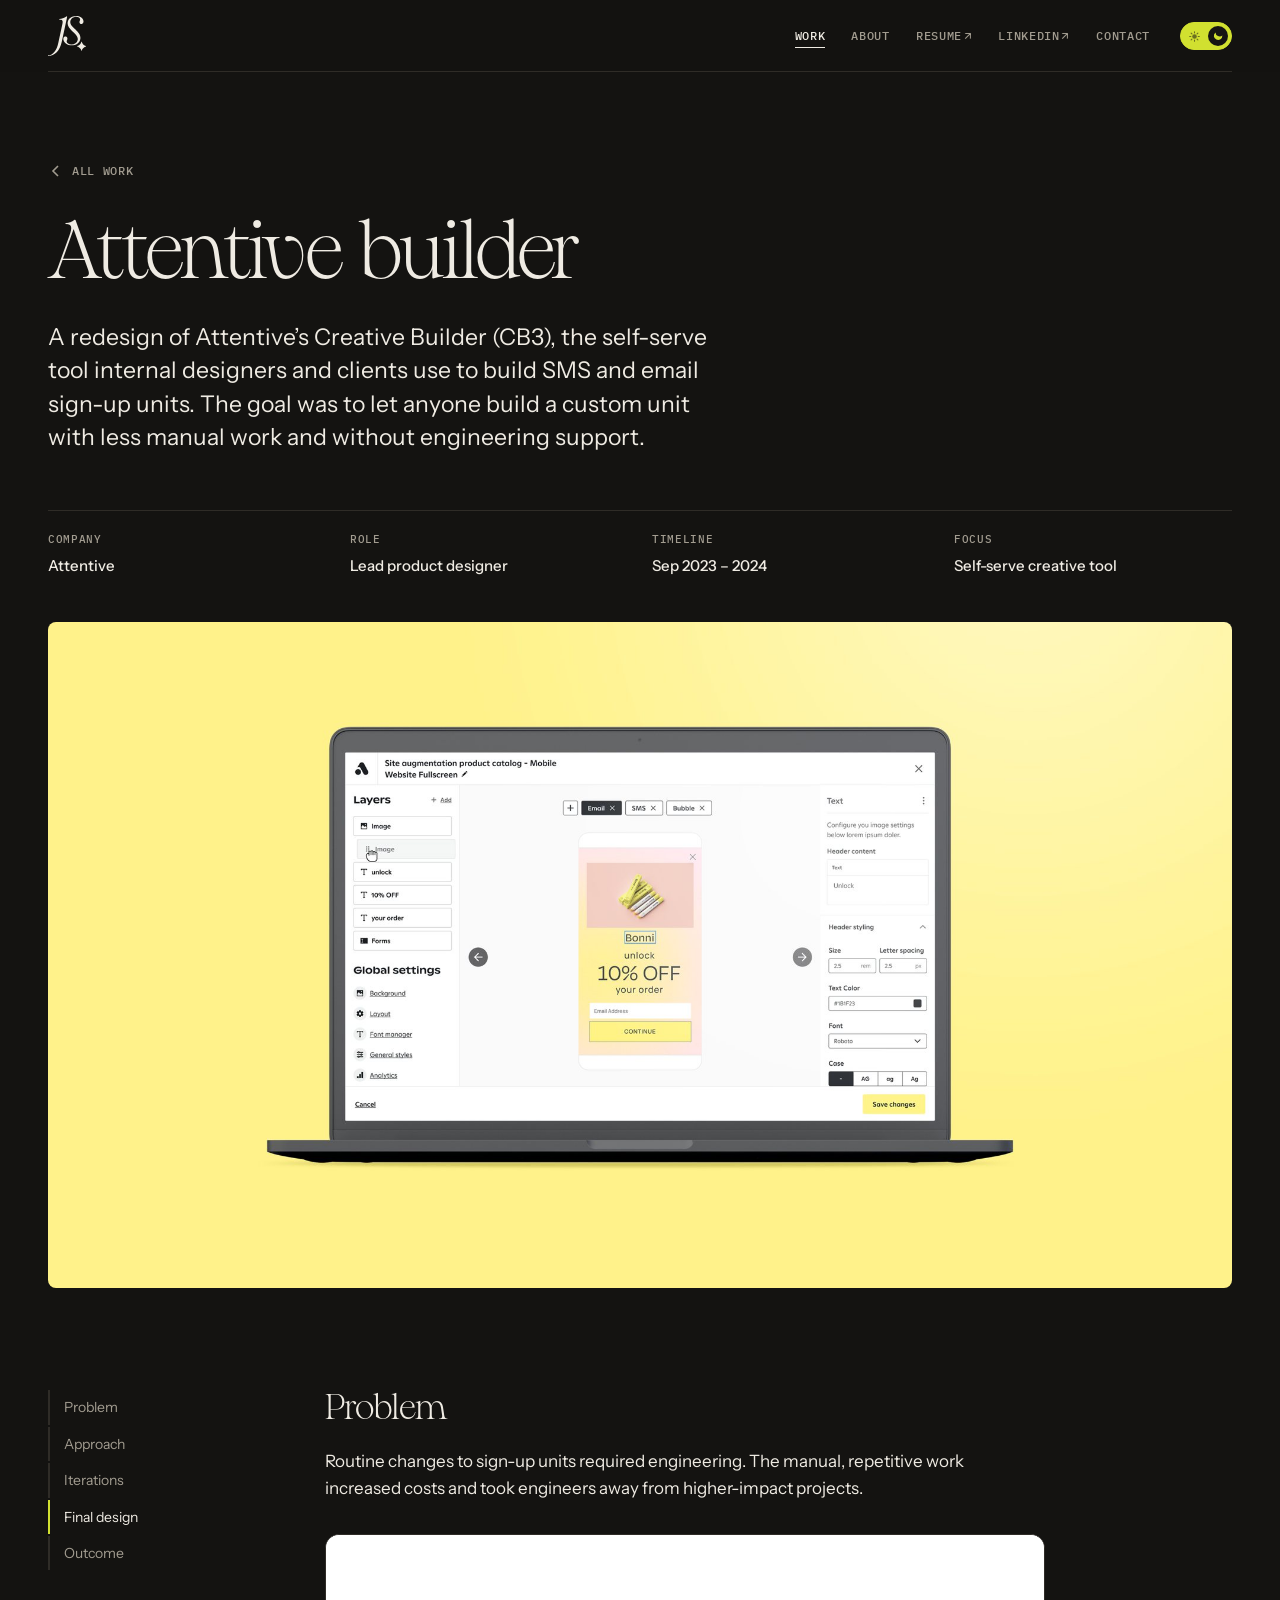
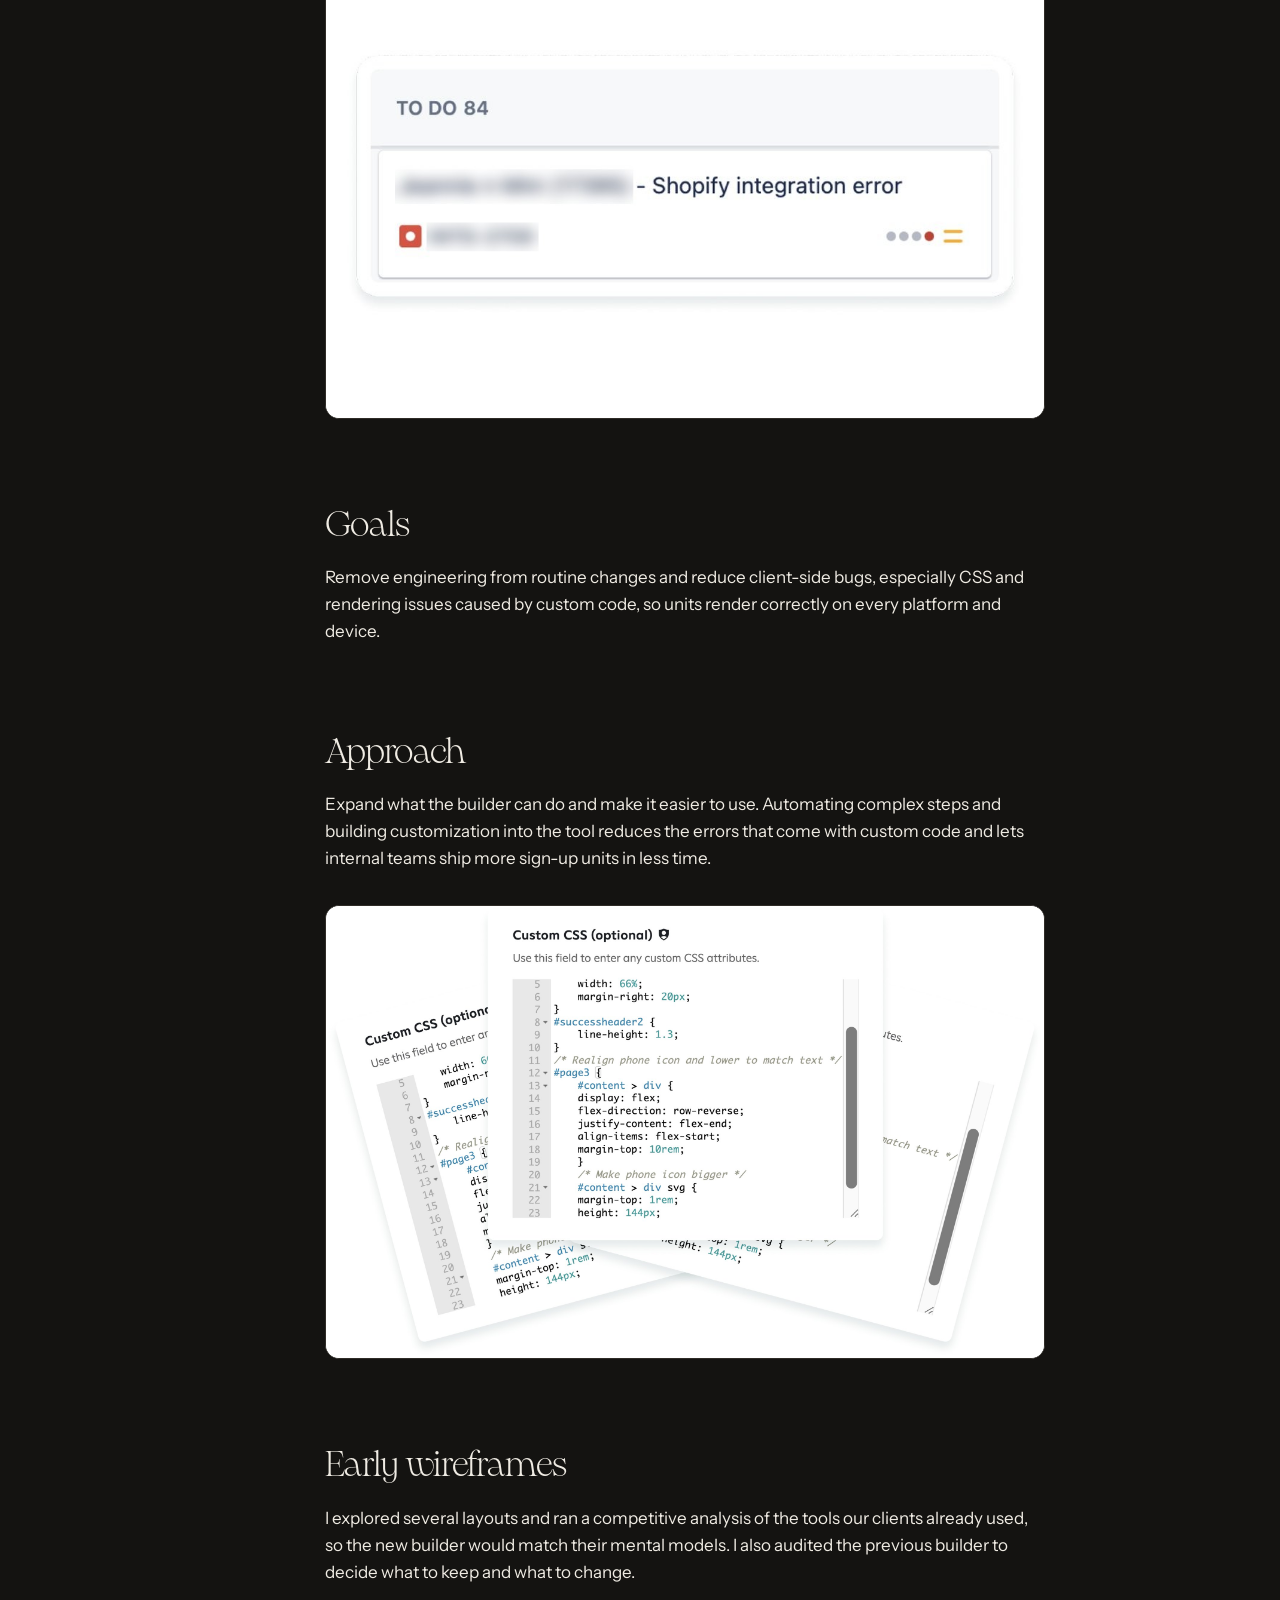
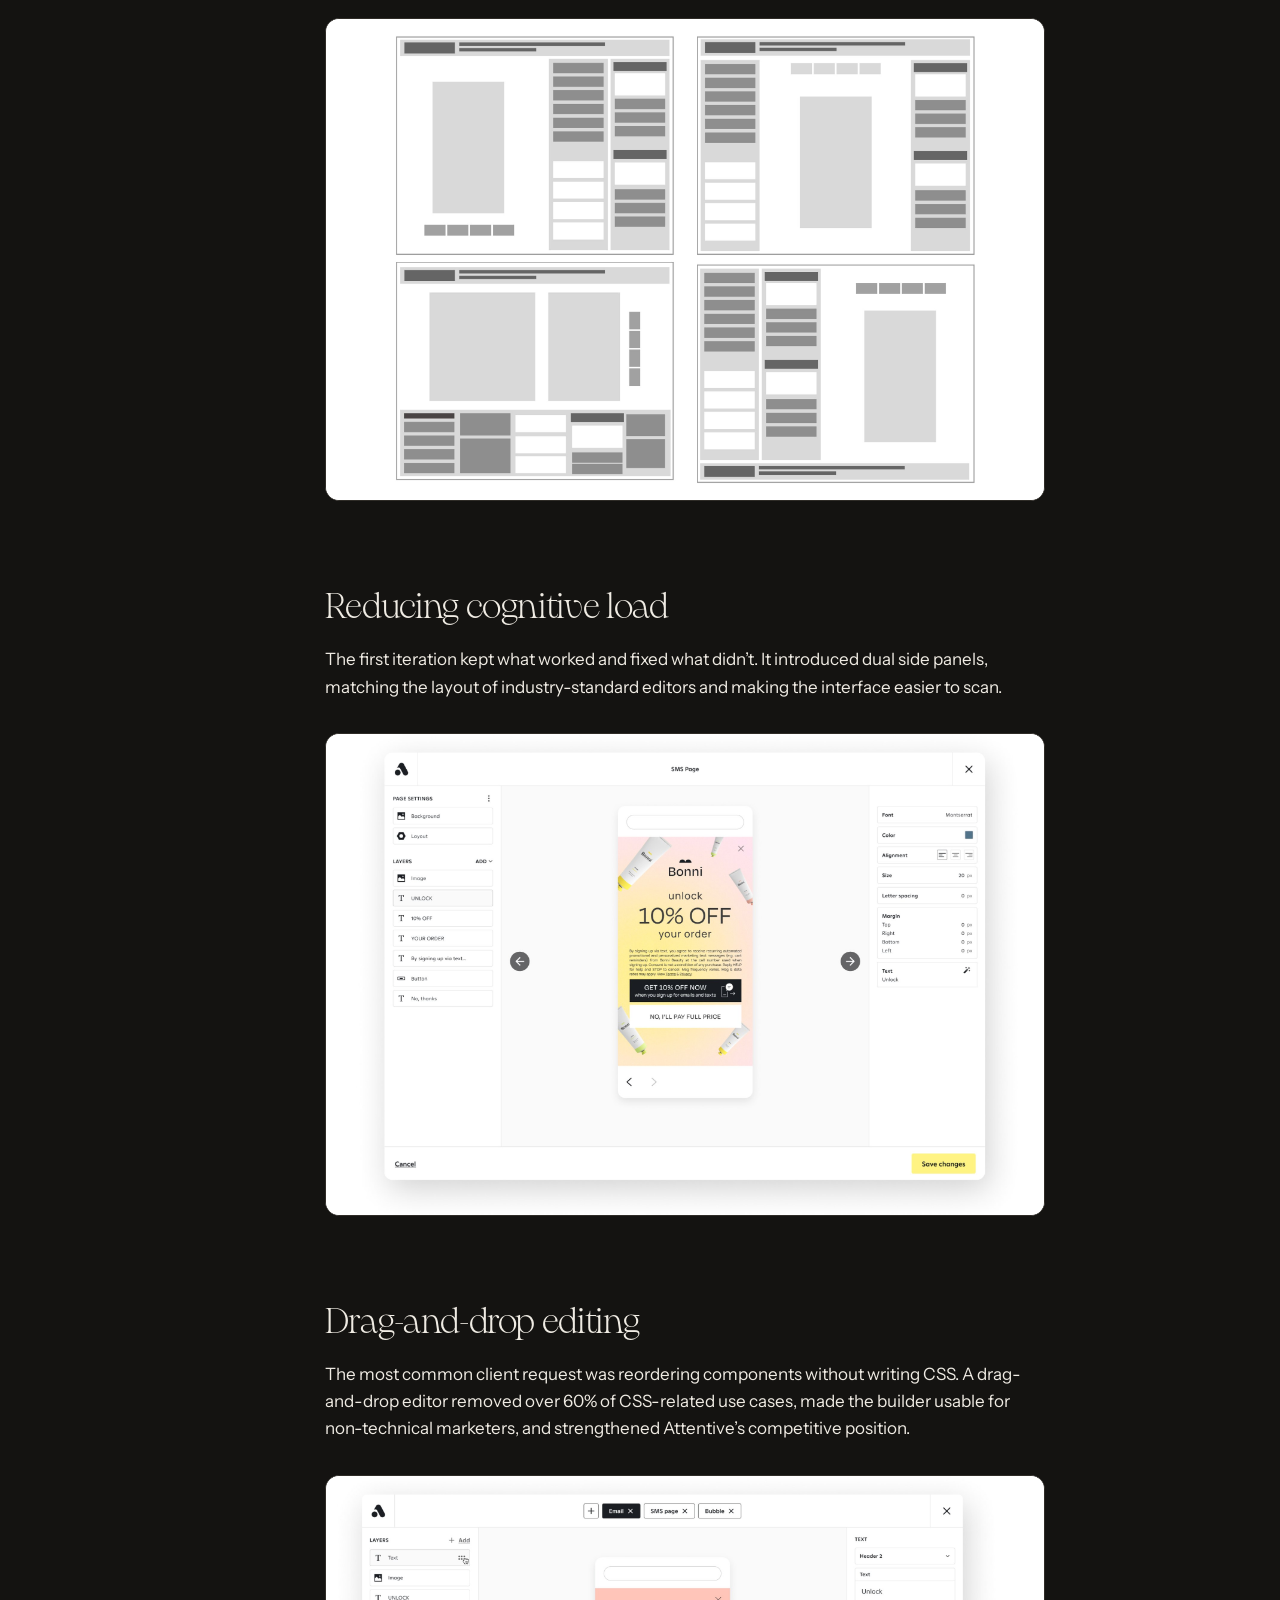
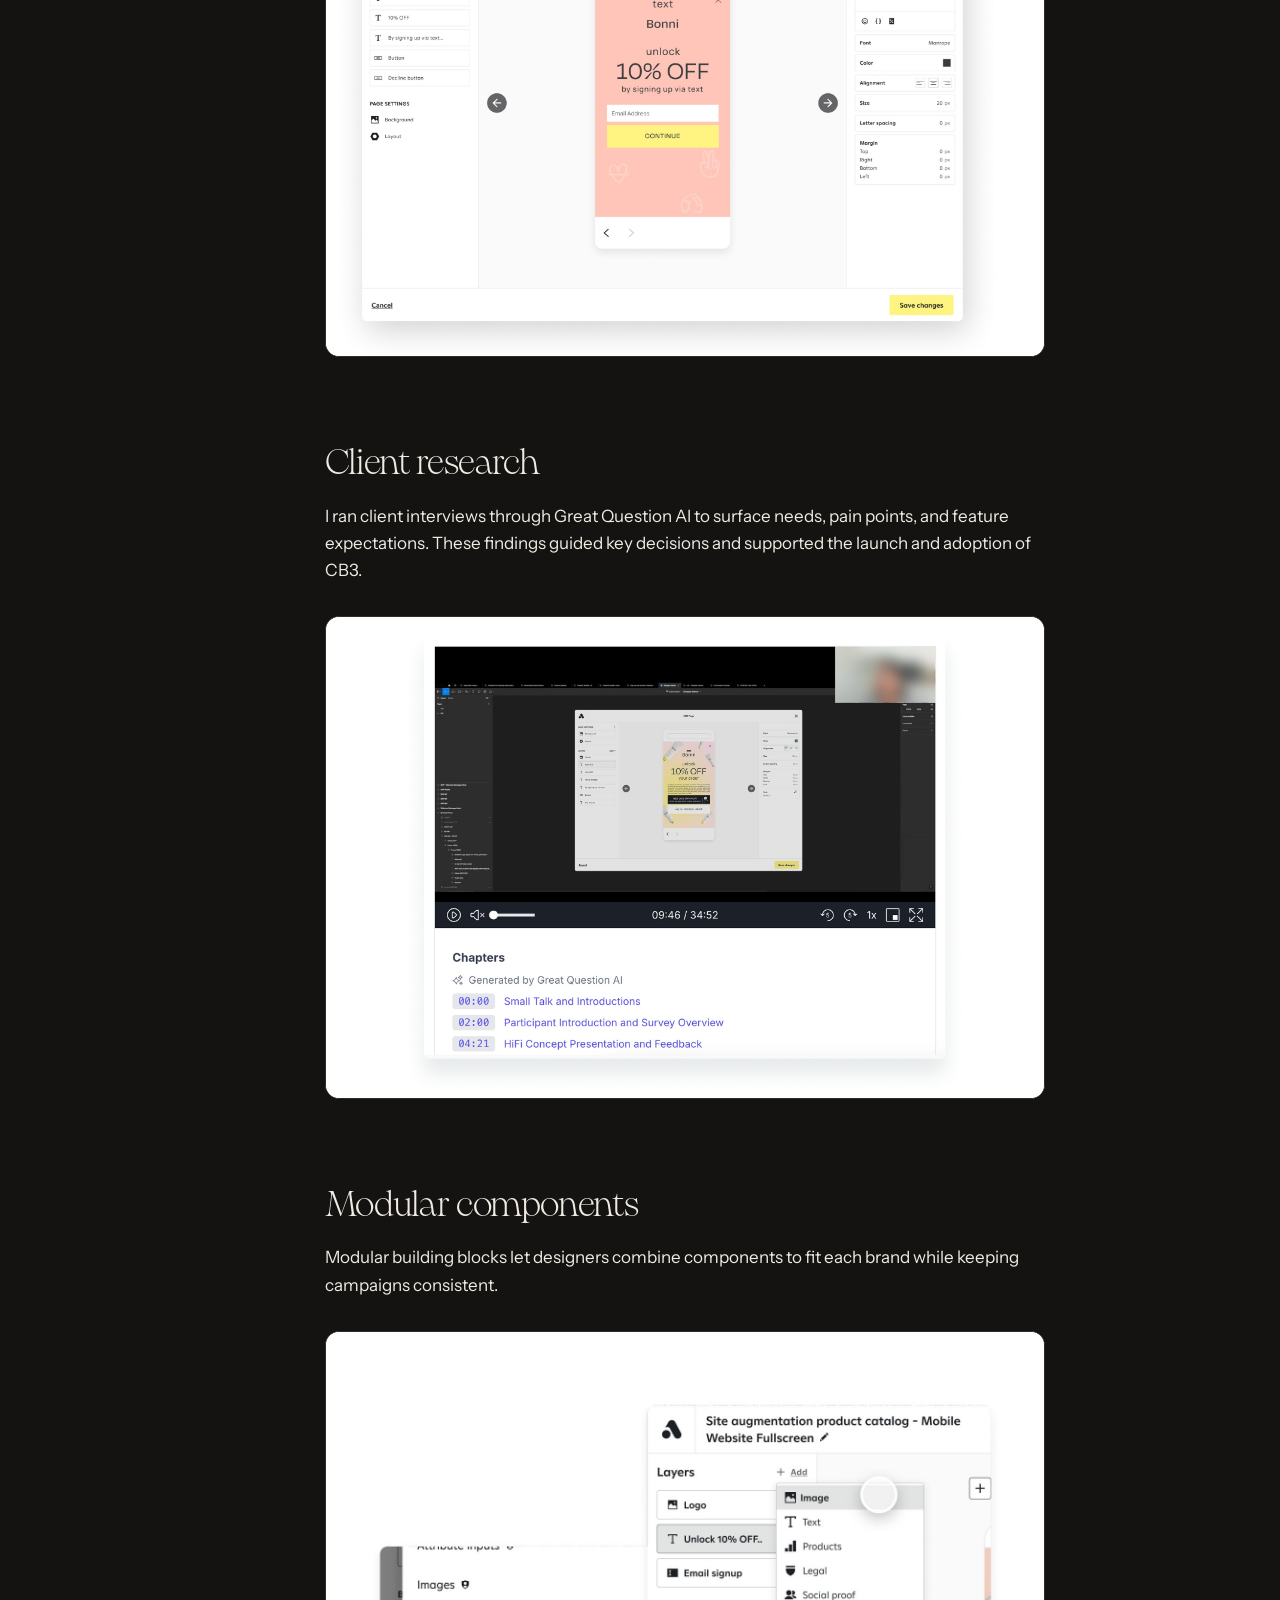
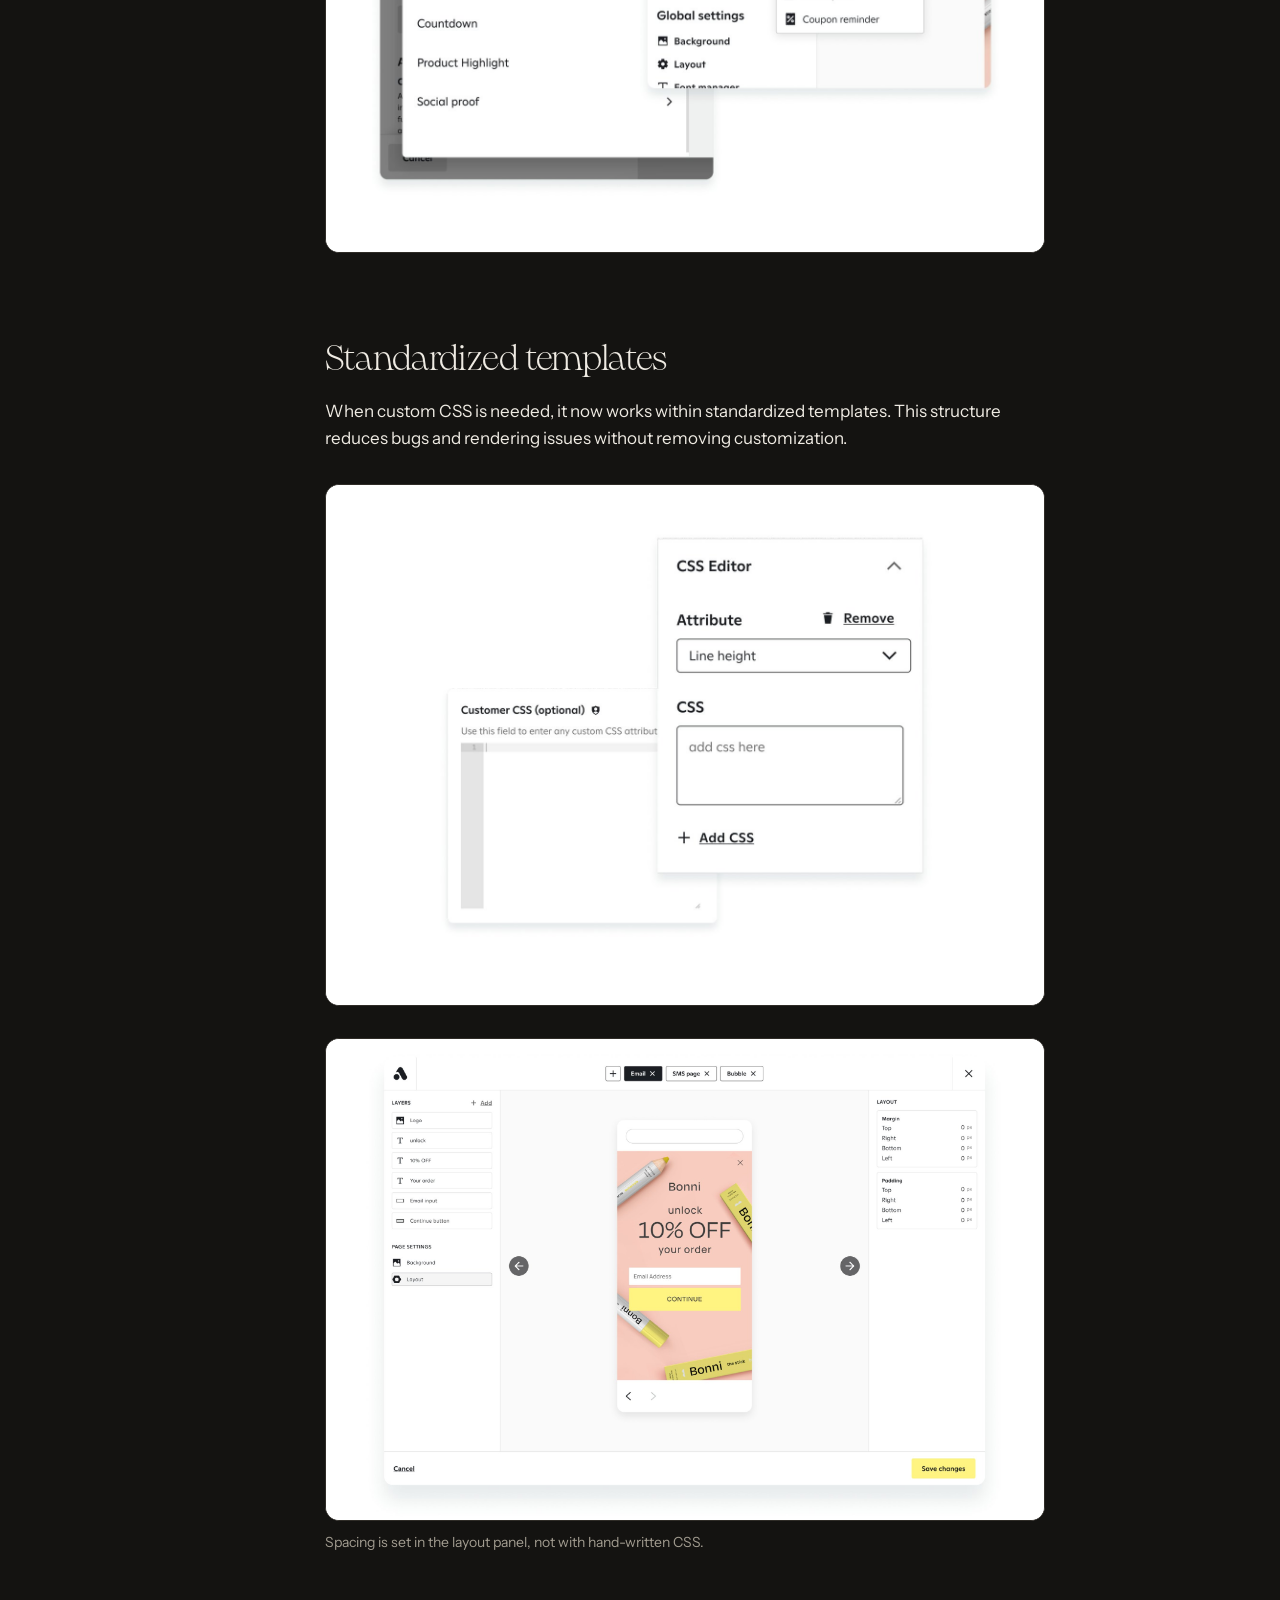
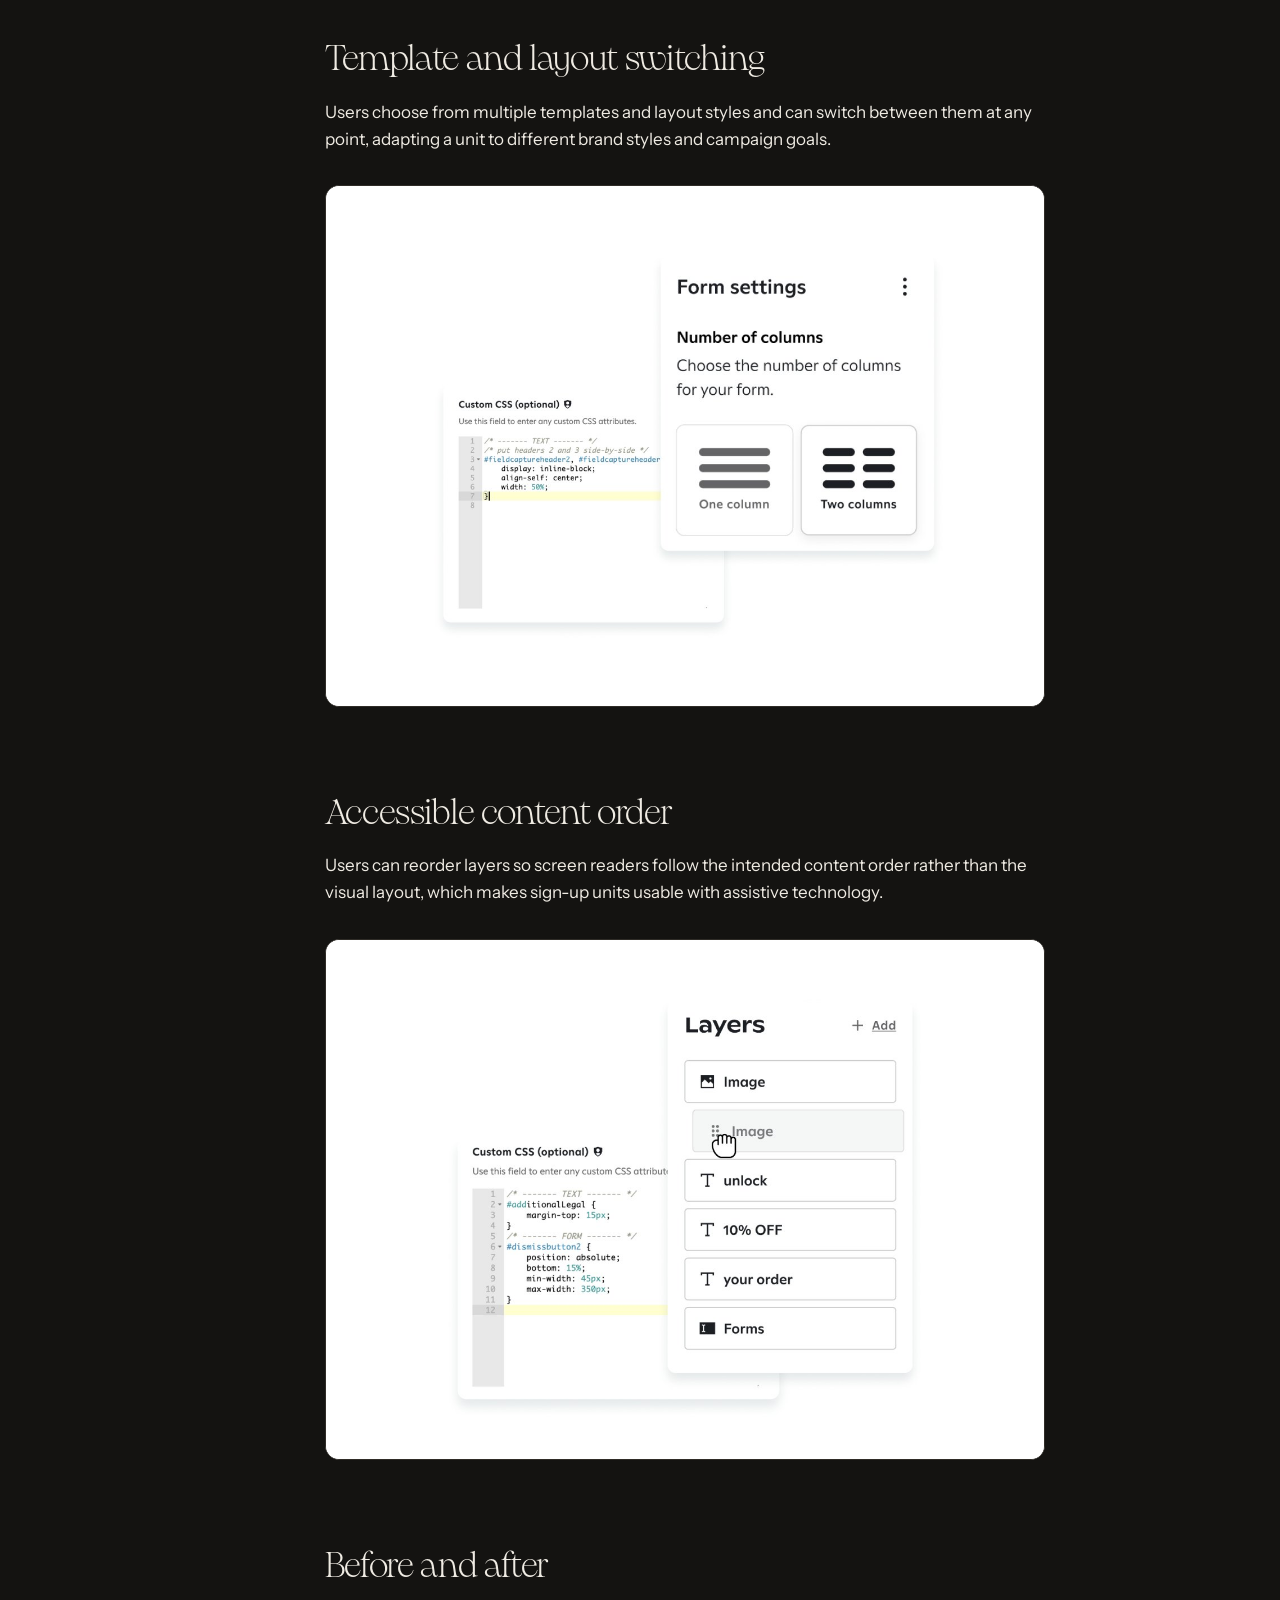
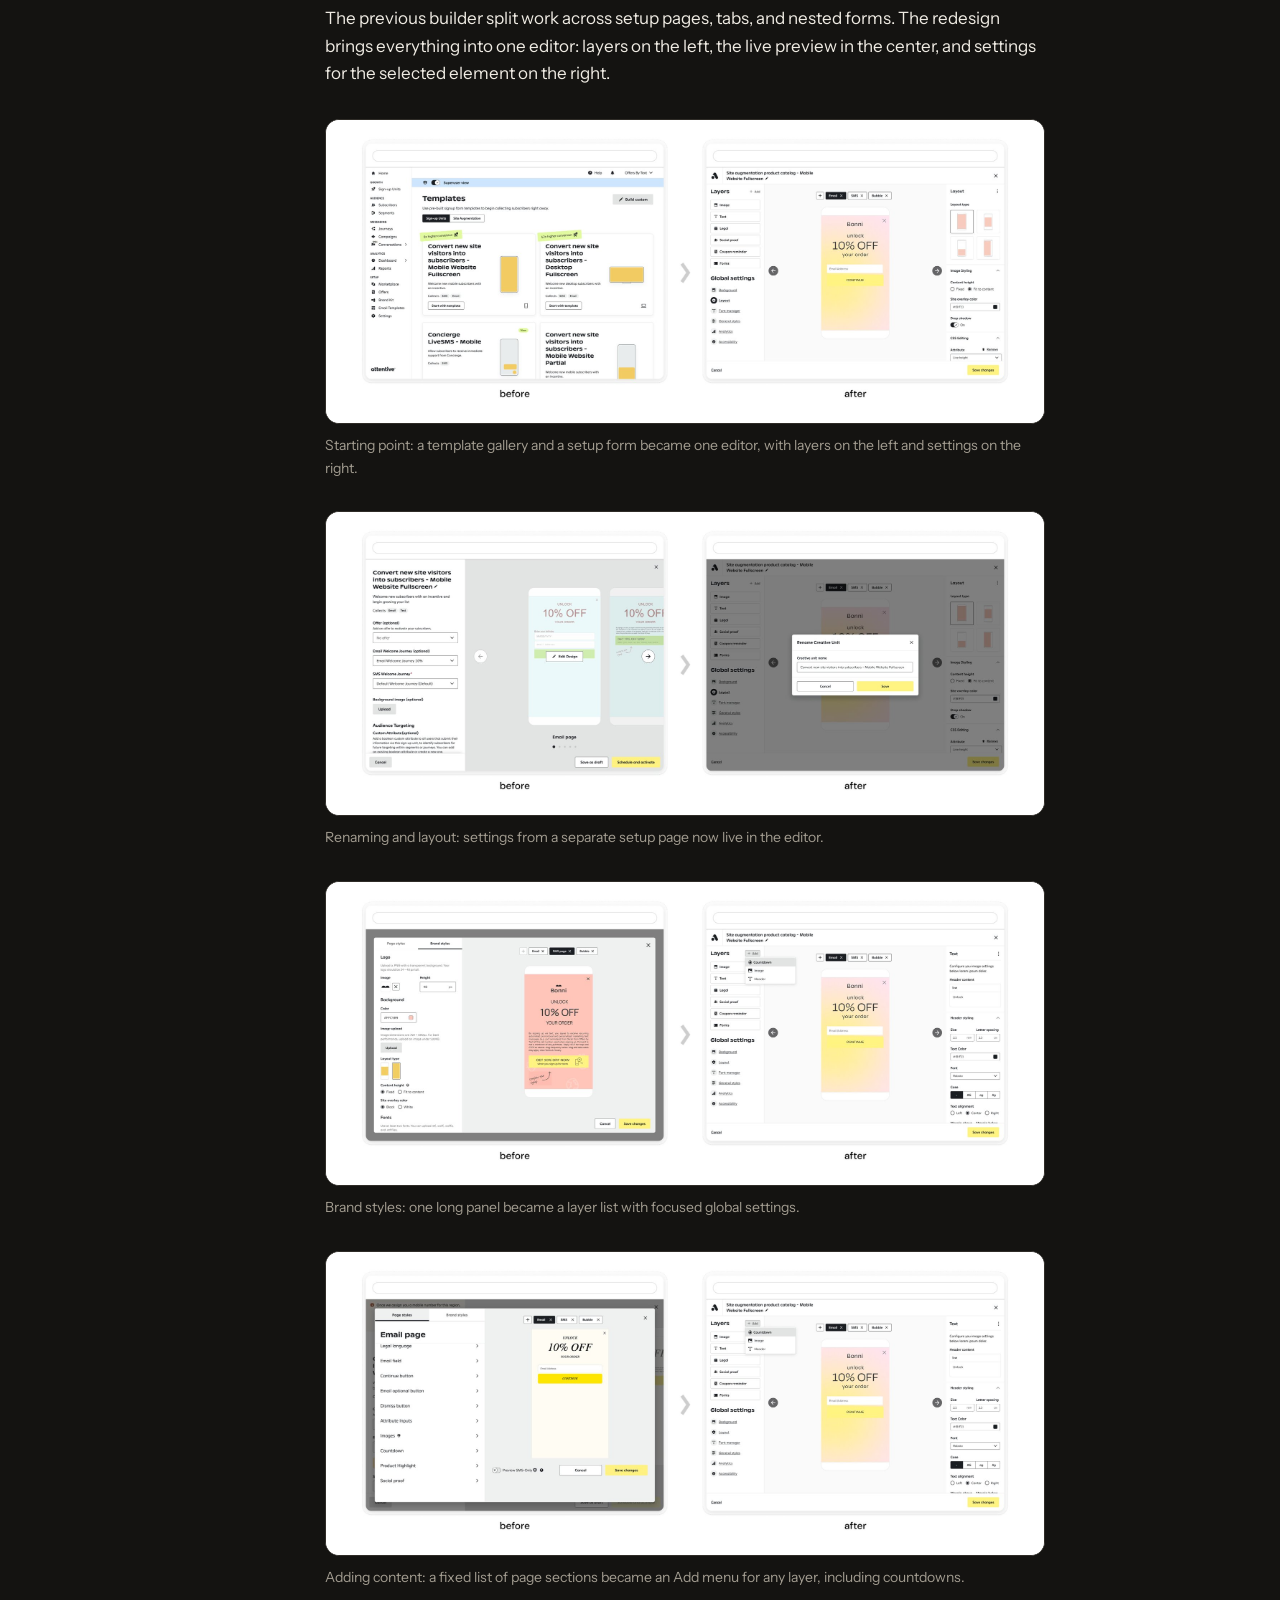
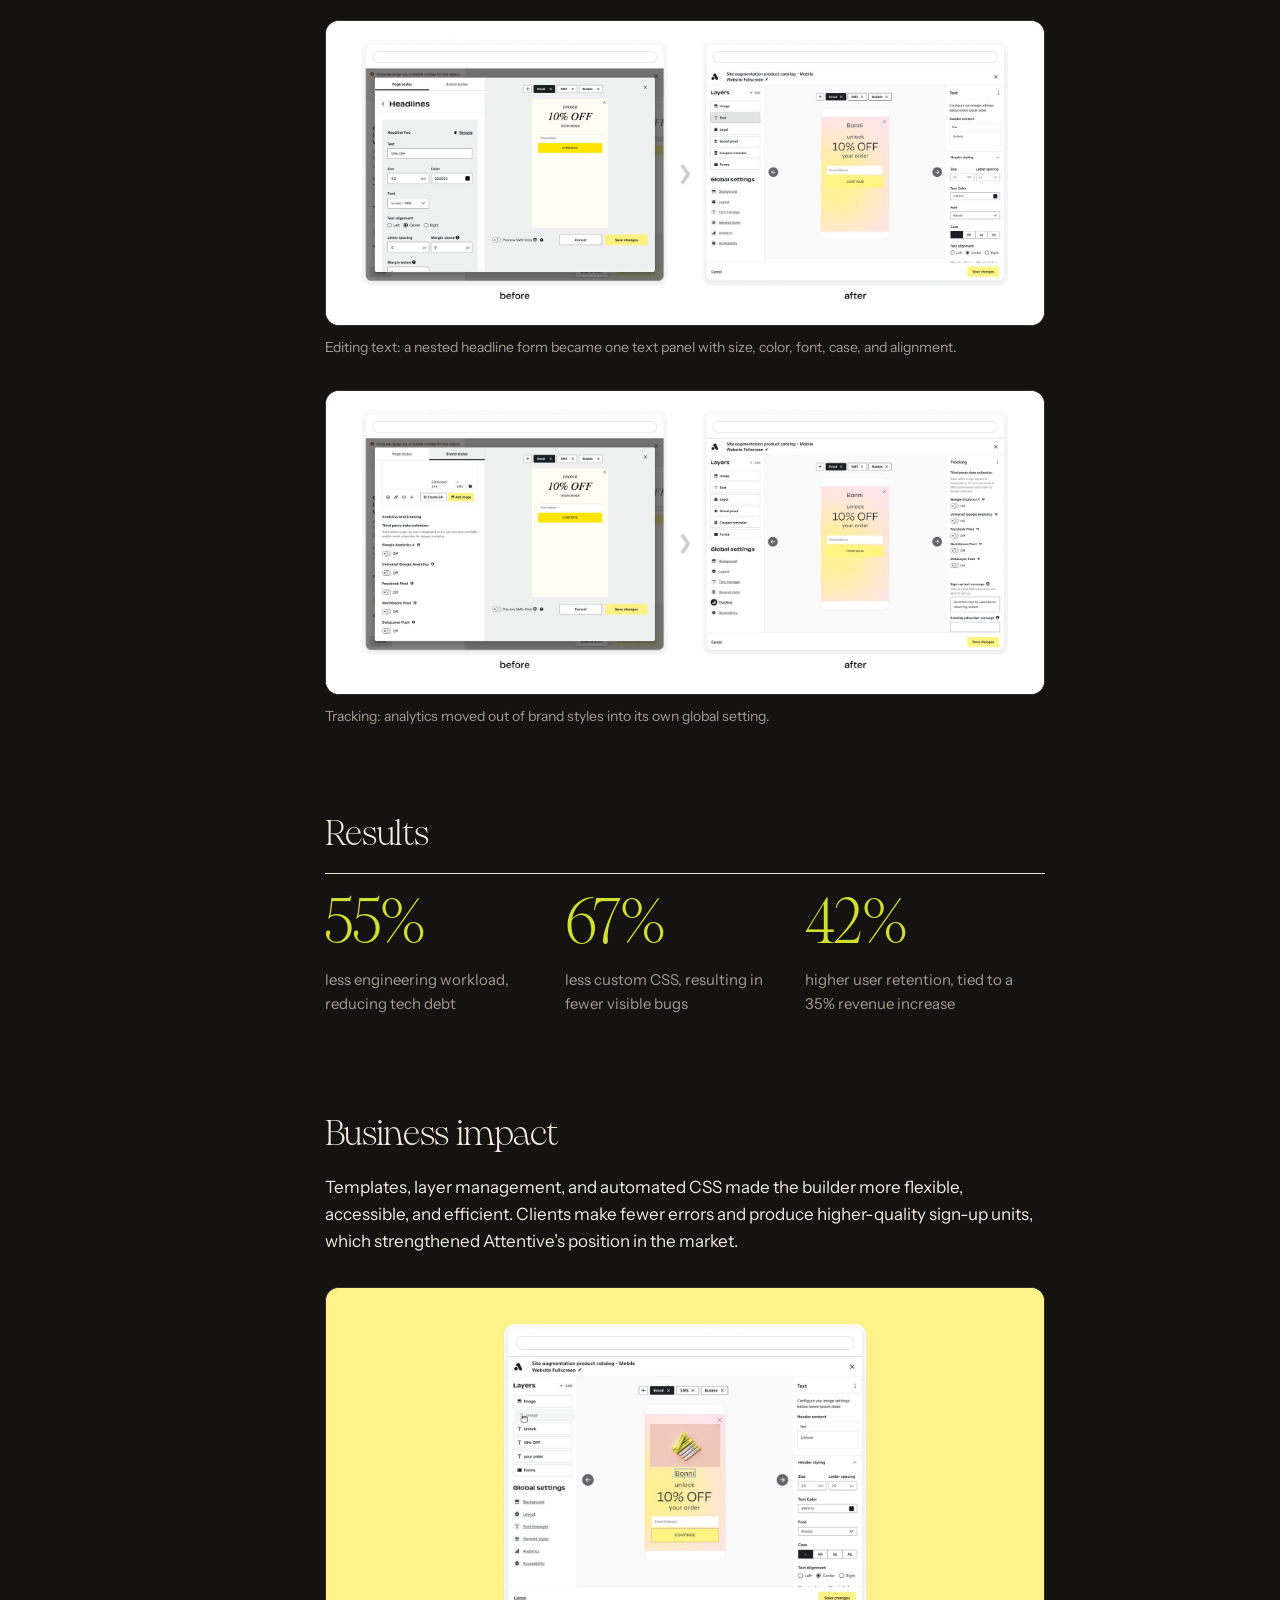
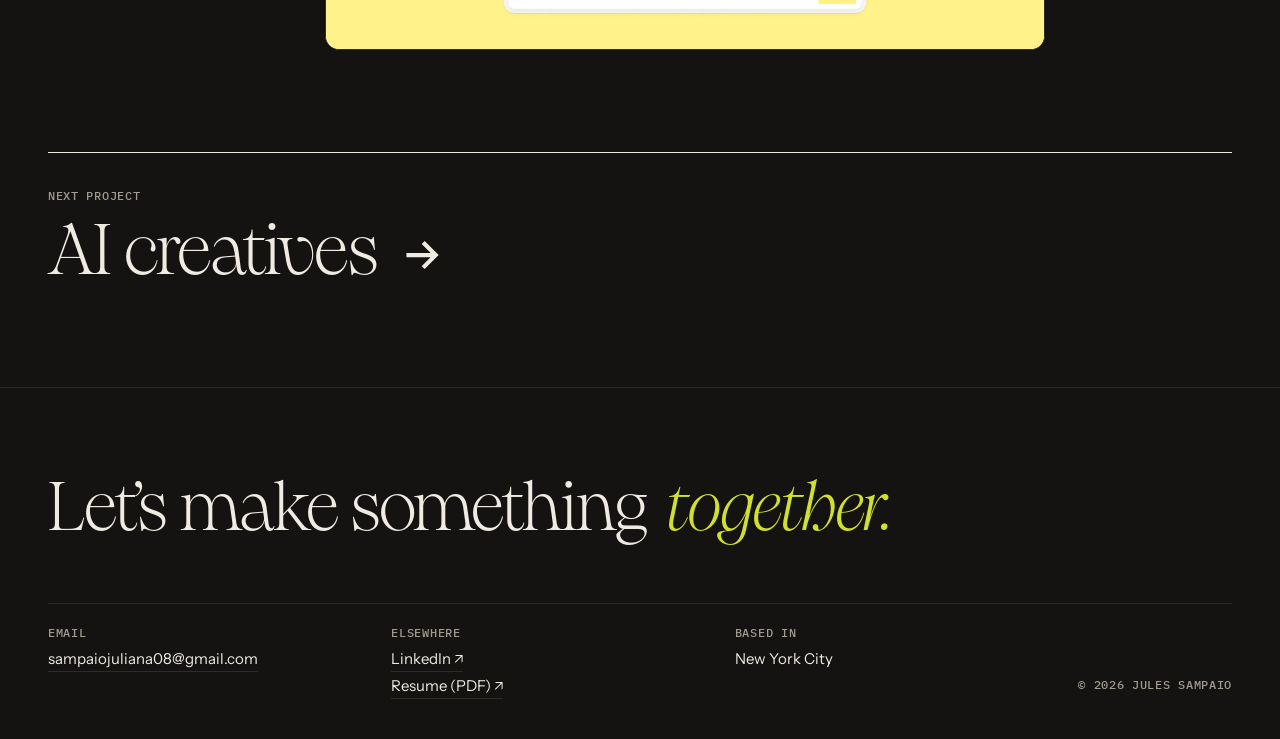
<file: cb3.html>
<!DOCTYPE html>
<html lang="en">
<head>
<meta charset="utf-8">
<meta name="viewport" content="width=device-width, initial-scale=1">
<title>Attentive builder | Jules Sampaio</title>
<meta name="description" content="A redesign of Attentive&#x27;s Creative Builder (CB3), the self-serve tool internal designers and clients use to build SMS and email sign-up units. The goal was to let anyone build a custom unit with less manual work and without engineering support.">
<meta property="og:title" content="Attentive builder | Jules Sampaio">
<meta property="og:description" content="A redesign of Attentive&#x27;s Creative Builder (CB3), the self-serve tool internal designers and clients use to build SMS and email sign-up units. The goal was to let anyone build a custom unit with less manual work and without engineering support.">
<meta property="og:image" content="https://www.julianasampaio.com/images/og.png?v=2">
<meta property="og:type" content="website">
<meta name="twitter:card" content="summary_large_image">
<link rel="icon" href="images/favicon-light.png" type="image/png" media="(prefers-color-scheme: light)">
<link rel="icon" href="images/favicon-dark.png" type="image/png" media="(prefers-color-scheme: dark)">
<link rel="apple-touch-icon" href="images/apple-touch-icon.png">
<meta name="theme-color" content="#141311">
<link rel="preconnect" href="https://fonts.googleapis.com"><link rel="preconnect" href="https://fonts.gstatic.com" crossorigin><link href="https://fonts.googleapis.com/css2?family=Instrument+Sans:ital,wght@0,400..700;1,400&family=IBM+Plex+Mono:wght@500&display=swap" rel="stylesheet">
<script>(function(){var t;try{t=localStorage.getItem("theme")}catch(e){}document.documentElement.dataset.theme=(t==="light"||t==="dark")?t:"dark"})()</script>
<link rel="stylesheet" href="styles.css?v=12">
</head>
<body>
<a class="skip" href="#main">Skip to content</a>
<header class="site-head"><div class="wrap">
  <a class="mark" href="index.html"><span class="logo" role="img" aria-label="Jules Sampaio, home"></span></a>
  <div class="head-right"><nav class="nav" aria-label="Main"><a href="index.html" aria-current="page">Work</a><a href="about.html">About</a><a href="resume.pdf?v=7" target="_blank" rel="noopener" class="hide-sm">Resume<span class="ext" aria-hidden="true">↗</span></a><a href="https://www.linkedin.com/in/julianasampaio8/" target="_blank" rel="noopener" class="hide-sm">LinkedIn<span class="ext" aria-hidden="true">↗</span></a><a href="mailto:sampaiojuliana08@gmail.com">Contact</a></nav><button class="theme-toggle" type="button" role="switch" aria-checked="false" aria-label="Dark mode"><svg class="t-sun" viewBox="0 0 24 24" aria-hidden="true"><circle cx="12" cy="12" r="5" fill="currentColor"/><g stroke="currentColor" stroke-width="2.4" stroke-linecap="round"><path d="M12 1.5v2.5M12 20v2.5M1.5 12H4M20 12h2.5M4.6 4.6l1.8 1.8M17.6 17.6l1.8 1.8M4.6 19.4l1.8-1.8M17.6 6.4l1.8-1.8"/></g></svg><svg class="t-moon" viewBox="0 0 24 24" aria-hidden="true"><path d="M20.5 14.2A8.5 8.5 0 0 1 9.8 3.5a8.5 8.5 0 1 0 10.7 10.7z" fill="currentColor"/></svg><span class="knob"><svg class="sun" viewBox="0 0 24 24" aria-hidden="true"><circle cx="12" cy="12" r="5" fill="currentColor"/><g stroke="currentColor" stroke-width="2.4" stroke-linecap="round"><path d="M12 1.5v2.5M12 20v2.5M1.5 12H4M20 12h2.5M4.6 4.6l1.8 1.8M17.6 17.6l1.8 1.8M4.6 19.4l1.8-1.8M17.6 6.4l1.8-1.8"/></g></svg><svg class="moon" viewBox="0 0 24 24" aria-hidden="true"><path d="M20.5 14.2A8.5 8.5 0 0 1 9.8 3.5a8.5 8.5 0 1 0 10.7 10.7z" fill="currentColor"/></svg></span></button></div>
</div></header>
<main id="main">
<div class="wrap">
<header class="cs-top">
  <a class="back" href="index.html"><svg width="16" height="16" viewBox="0 0 16 16" aria-hidden="true"><path d="M10 3 5 8l5 5" fill="none" stroke="currentColor" stroke-width="1.6"/></svg>All work</a>
  <h1 style="view-transition-name:t-cb3">Attentive builder</h1>
  <p class="lede">A redesign of Attentive’s Creative Builder (CB3), the self-serve tool internal designers and clients use to build SMS and email sign-up units. The goal was to let anyone build a custom unit with less manual work and without engineering support.</p>
  <dl class="meta">
    <div><dt>Company</dt><dd>Attentive</dd></div>
    <div><dt>Role</dt><dd>Lead product designer</dd></div>
    <div><dt>Timeline</dt><dd>Sep 2023 – 2024</dd></div>
    <div><dt>Focus</dt><dd>Self-serve creative tool</dd></div>
  </dl>
</header>
<div class="shot hero-shot" style="view-transition-name:img-cb3"><div class="ph" aria-hidden="true"><div><b>Attentive builder</b><span>images/cb3/hero.jpg</span></div></div><img src="images/cb3/hero.jpg" alt="Attentive builder" loading="eager" decoding="async"></div>
<div class="cs-body">
  <nav class="toc" aria-label="On this page"><ol><li><a href="#problem" data-sections="problem goals">Problem</a></li><li><a href="#solution" data-sections="solution wireframes">Approach</a></li><li><a href="#cognitive-load" data-sections="cognitive-load drag-and-drop feedback">Iterations</a></li><li><a href="#components" data-sections="components redesign templates accessibility before-after">Final design</a></li><li><a href="#kpis" data-sections="kpis impact">Outcome</a></li></ol></nav>
  <article class="prose"><section id="problem"><h2>Problem</h2><p>Routine changes to sign-up units required engineering. The manual, repetitive work increased costs and took engineers away from higher-impact projects.</p><figure class="real "><div class="shot"><div class="ph" aria-hidden="true"><div><b>Engineering time</b></div></div><img src="images/cb3/problem.jpg" alt="Engineering time" loading="lazy" decoding="async"></div></figure></section><section id="goals"><h2>Goals</h2><p>Remove engineering from routine changes and reduce client-side bugs, especially CSS and rendering issues caused by custom code, so units render correctly on every platform and device.</p></section><section id="solution"><h2>Approach</h2><p>Expand what the builder can do and make it easier to use. Automating complex steps and building customization into the tool reduces the errors that come with custom code and lets internal teams ship more sign-up units in less time.</p><figure class="real "><div class="shot"><div class="ph" aria-hidden="true"><div><b>CSS time strategy</b></div></div><img src="images/cb3/solution.jpg" alt="CSS time strategy" loading="lazy" decoding="async"></div></figure></section><section id="wireframes"><h2>Early wireframes</h2><p>I explored several layouts and ran a competitive analysis of the tools our clients already used, so the new builder would match their mental models. I also audited the previous builder to decide what to keep and what to change.</p><figure class="real "><div class="shot"><div class="ph" aria-hidden="true"><div><b>Early wireframes</b></div></div><img src="images/cb3/wireframes.jpg" alt="Early wireframes" loading="lazy" decoding="async"></div></figure></section><section id="cognitive-load"><h2>Reducing cognitive load</h2><p>The first iteration kept what worked and fixed what didn’t. It introduced dual side panels, matching the layout of industry-standard editors and making the interface easier to scan.</p><figure class="real "><div class="shot"><div class="ph" aria-hidden="true"><div><b>Dual side panels</b></div></div><img src="images/cb3/cognitive-load.jpg" alt="Dual side panels" loading="lazy" decoding="async"></div></figure></section><section id="drag-and-drop"><h2>Drag-and-drop editing</h2><p>The most common client request was reordering components without writing CSS. A drag-and-drop editor removed over 60% of CSS-related use cases, made the builder usable for non-technical marketers, and strengthened Attentive’s competitive position.</p><figure class="real "><div class="shot"><div class="ph" aria-hidden="true"><div><b>Drag-and-drop editor</b></div></div><img src="images/cb3/drag-and-drop.jpg" alt="Drag-and-drop editor" loading="lazy" decoding="async"></div></figure></section><section id="feedback"><h2>Client research</h2><p>I ran client interviews through Great Question AI to surface needs, pain points, and feature expectations. These findings guided key decisions and supported the launch and adoption of CB3.</p><figure class="real "><div class="shot"><div class="ph" aria-hidden="true"><div><b>Client feedback</b></div></div><img src="images/cb3/feedback.jpg" alt="Client feedback" loading="lazy" decoding="async"></div></figure></section><section id="components"><h2>Modular components</h2><p>Modular building blocks let designers combine components to fit each brand while keeping campaigns consistent.</p><figure class="real "><div class="shot"><div class="ph" aria-hidden="true"><div><b>Add layers</b></div></div><img src="images/cb3/components.jpg" alt="Add layers" loading="lazy" decoding="async"></div></figure></section><section id="redesign"><h2>Standardized templates</h2><p>When custom CSS is needed, it now works within standardized templates. This structure reduces bugs and rendering issues without removing customization.</p><figure class="real "><div class="shot"><div class="ph" aria-hidden="true"><div><b>Standardized templates</b></div></div><img src="images/cb3/redesign.jpg" alt="Standardized templates" loading="lazy" decoding="async"></div></figure><figure class="real "><div class="shot"><div class="ph" aria-hidden="true"><div><b>Layout settings with margin and padding controls in the builder</b></div></div><img src="images/cb3/layout-panel.jpg" alt="Layout settings with margin and padding controls in the builder" loading="lazy" decoding="async"></div><figcaption>Spacing is set in the layout panel, not with hand-written CSS.</figcaption></figure></section><section id="templates"><h2>Template and layout switching</h2><p>Users choose from multiple templates and layout styles and can switch between them at any point, adapting a unit to different brand styles and campaign goals.</p><figure class="real "><div class="shot"><div class="ph" aria-hidden="true"><div><b>Template and layout options</b></div></div><img src="images/cb3/templates.jpg" alt="Template and layout options" loading="lazy" decoding="async"></div></figure></section><section id="accessibility"><h2>Accessible content order</h2><p>Users can reorder layers so screen readers follow the intended content order rather than the visual layout, which makes sign-up units usable with assistive technology.</p><figure class="real "><div class="shot"><div class="ph" aria-hidden="true"><div><b>Layer reordering</b></div></div><img src="images/cb3/accessibility.jpg" alt="Layer reordering" loading="lazy" decoding="async"></div></figure></section><section id="before-after"><h2>Before and after</h2><p>The previous builder split work across setup pages, tabs, and nested forms. The redesign brings everything into one editor: layers on the left, the live preview in the center, and settings for the selected element on the right.</p><figure class="real "><div class="shot"><div class="ph" aria-hidden="true"><div><b>Before and after: templates</b></div></div><img src="images/cb3/before-after-templates.jpg" alt="Before and after: templates" loading="lazy" decoding="async"></div><figcaption>Starting point: a template gallery and a setup form became one editor, with layers on the left and settings on the right.</figcaption></figure><figure class="real "><div class="shot"><div class="ph" aria-hidden="true"><div><b>Before and after: rename</b></div></div><img src="images/cb3/before-after-rename.jpg" alt="Before and after: rename" loading="lazy" decoding="async"></div><figcaption>Renaming and layout: settings from a separate setup page now live in the editor.</figcaption></figure><figure class="real "><div class="shot"><div class="ph" aria-hidden="true"><div><b>Before and after: brand</b></div></div><img src="images/cb3/before-after-brand.jpg" alt="Before and after: brand" loading="lazy" decoding="async"></div><figcaption>Brand styles: one long panel became a layer list with focused global settings.</figcaption></figure><figure class="real "><div class="shot"><div class="ph" aria-hidden="true"><div><b>Before and after: email page</b></div></div><img src="images/cb3/before-after-email-page.jpg" alt="Before and after: email page" loading="lazy" decoding="async"></div><figcaption>Adding content: a fixed list of page sections became an Add menu for any layer, including countdowns.</figcaption></figure><figure class="real "><div class="shot"><div class="ph" aria-hidden="true"><div><b>Before and after: headlines</b></div></div><img src="images/cb3/before-after-headlines.jpg" alt="Before and after: headlines" loading="lazy" decoding="async"></div><figcaption>Editing text: a nested headline form became one text panel with size, color, font, case, and alignment.</figcaption></figure><figure class="real "><div class="shot"><div class="ph" aria-hidden="true"><div><b>Before and after: tracking</b></div></div><img src="images/cb3/before-after-tracking.jpg" alt="Before and after: tracking" loading="lazy" decoding="async"></div><figcaption>Tracking: analytics moved out of brand styles into its own global setting.</figcaption></figure></section><section id="kpis"><h2>Results</h2><dl class="stats"><div><dt>55%</dt><dd>less engineering workload, reducing tech debt</dd></div><div><dt>67%</dt><dd>less custom CSS, resulting in fewer visible bugs</dd></div><div><dt>42%</dt><dd>higher user retention, tied to a 35% revenue increase</dd></div></dl></section><section id="impact"><h2>Business impact</h2><p>Templates, layer management, and automated CSS made the builder more flexible, accessible, and efficient. Clients make fewer errors and produce higher-quality sign-up units, which strengthened Attentive’s position in the market.</p><figure class="real "><div class="shot"><div class="ph" aria-hidden="true"><div><b>The redesigned builder</b></div></div><img src="images/cb3/final.jpg" alt="The redesigned builder" loading="lazy" decoding="async"></div></figure></section></article>
</div>
<a class="next" href="ai-creatives.html"><span>Next project</span><strong>AI creatives<svg width="0.7em" height="0.7em" viewBox="0 0 24 24" aria-hidden="true"><path d="M5 12h14M13 6l6 6-6 6" fill="none" stroke="currentColor" stroke-width="2"/></svg></strong></a>
</div>
</main>
<footer class="site-foot"><div class="wrap">
  <p class="say">Let’s make something <em>together.</em></p>
  <div class="foot-grid">
    <div><span class="label">Email</span><p><a href="mailto:sampaiojuliana08@gmail.com">sampaiojuliana08@gmail.com</a></p></div>
    <div><span class="label">Elsewhere</span><p><a href="https://www.linkedin.com/in/julianasampaio8/" target="_blank" rel="noopener">LinkedIn<span class="ext" aria-hidden="true">↗</span></a><a href="resume.pdf?v=7" target="_blank" rel="noopener">Resume (PDF)<span class="ext" aria-hidden="true">↗</span></a></p></div>
    <div><span class="label">Based in</span><p>New York City</p></div>
    <span class="label copy">© 2026 Jules Sampaio</span>
  </div>
</div></footer>
<script src="script.js?v=6"></script>
</body>
</html>
</file>
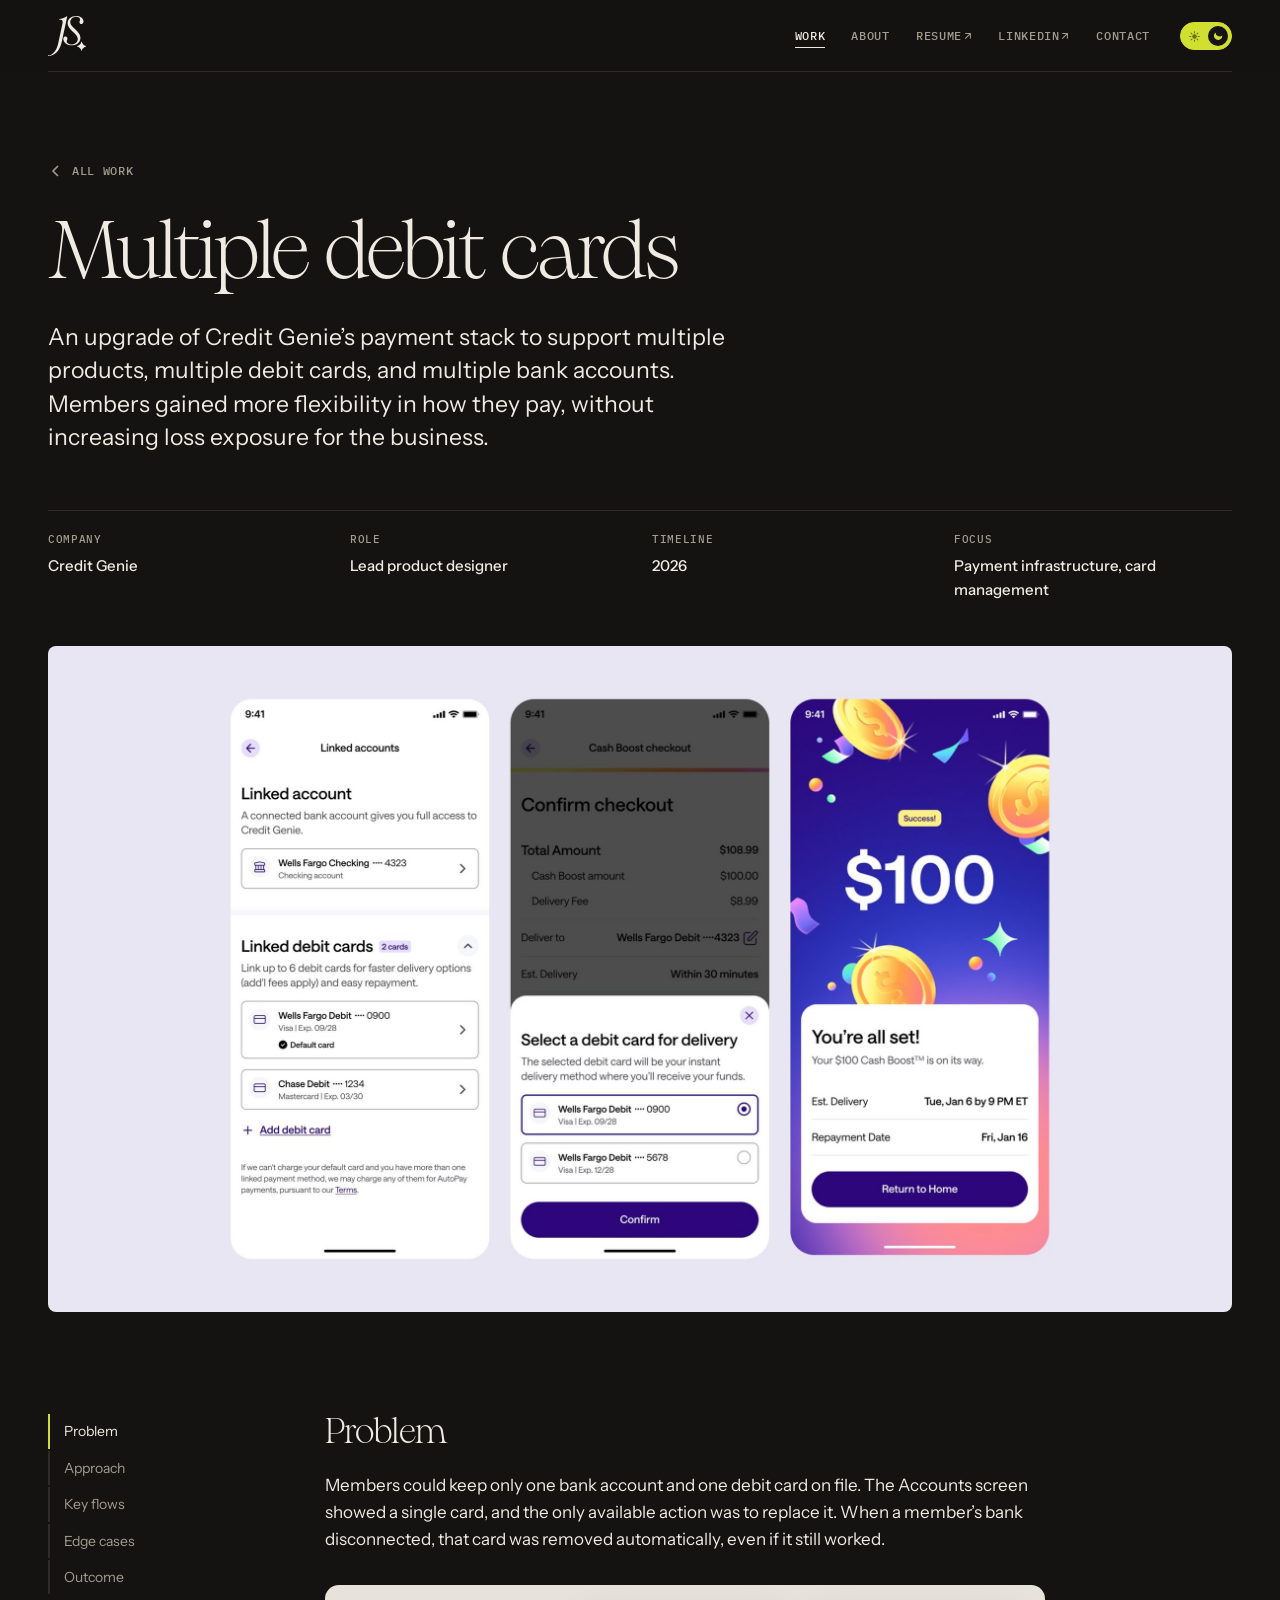
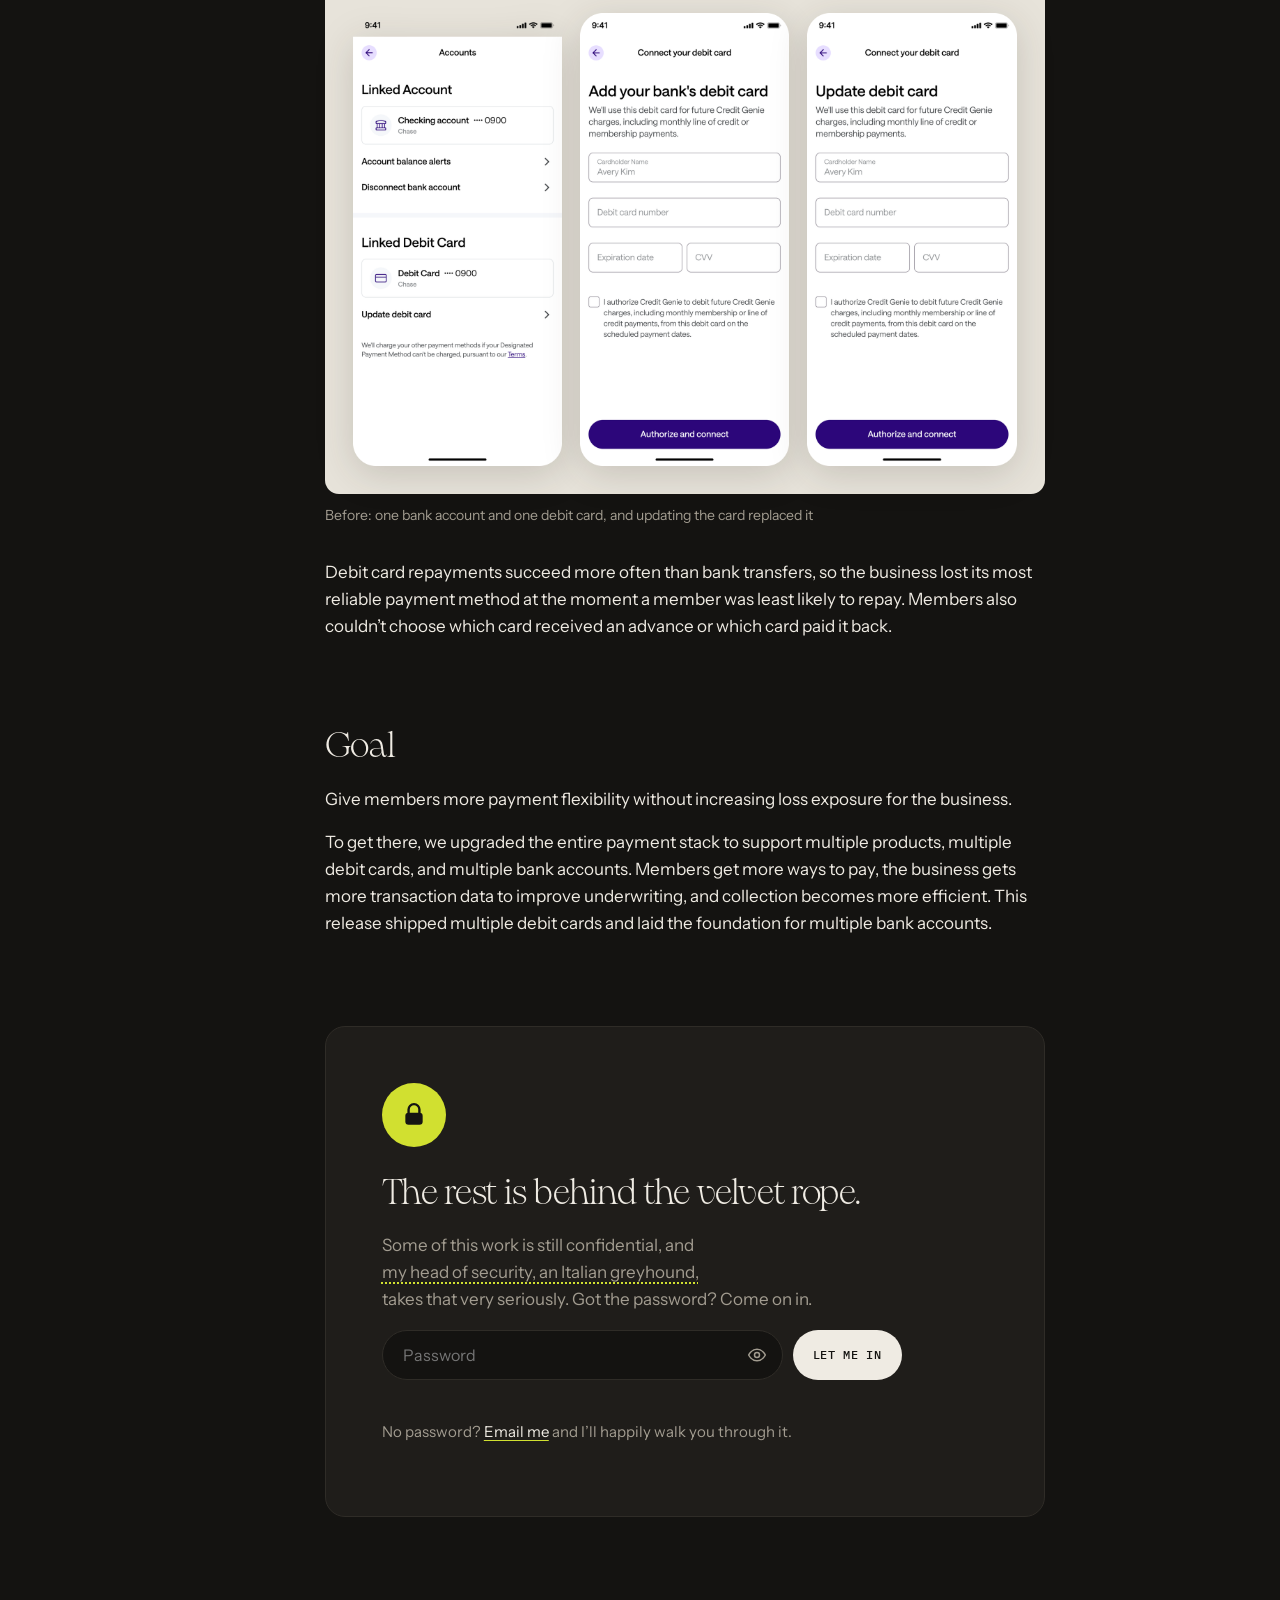
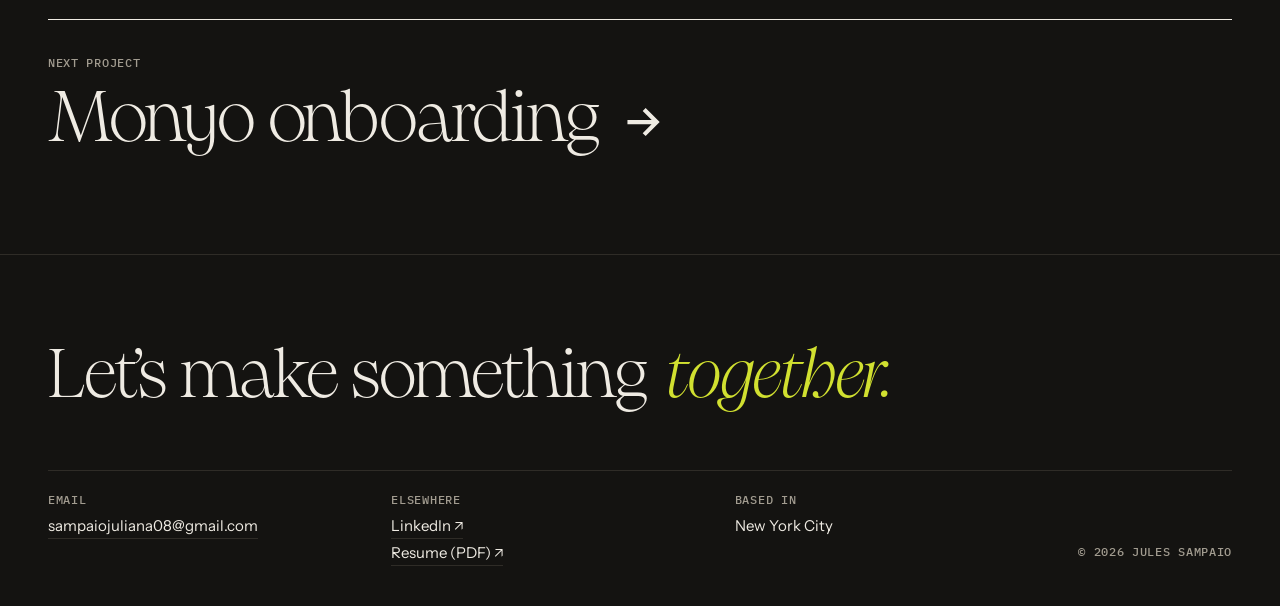
<file: credit-genie-debit-cards.html>
<!DOCTYPE html>
<html lang="en">
<head>
<meta charset="utf-8">
<meta name="viewport" content="width=device-width, initial-scale=1">
<title>Multiple debit cards | Jules Sampaio</title>
<meta name="description" content="An upgrade of Credit Genie’s payment stack to support multiple products, multiple debit cards, and multiple bank accounts. Members gained more flexibility in how they pay, without increasing loss exposure for the business.">
<meta property="og:title" content="Multiple debit cards | Jules Sampaio">
<meta property="og:description" content="An upgrade of Credit Genie’s payment stack to support multiple products, multiple debit cards, and multiple bank accounts. Members gained more flexibility in how they pay, without increasing loss exposure for the business.">
<meta property="og:image" content="https://www.julianasampaio.com/images/og.png?v=2">
<meta property="og:type" content="website">
<meta name="twitter:card" content="summary_large_image">
<link rel="icon" href="images/favicon-light.png" type="image/png" media="(prefers-color-scheme: light)">
<link rel="icon" href="images/favicon-dark.png" type="image/png" media="(prefers-color-scheme: dark)">
<link rel="apple-touch-icon" href="images/apple-touch-icon.png">
<meta name="theme-color" content="#141311">
<link rel="preconnect" href="https://fonts.googleapis.com"><link rel="preconnect" href="https://fonts.gstatic.com" crossorigin><link href="https://fonts.googleapis.com/css2?family=Instrument+Sans:ital,wght@0,400..700;1,400&family=IBM+Plex+Mono:wght@500&display=swap" rel="stylesheet">
<script>(function(){var t;try{t=localStorage.getItem("theme")}catch(e){}document.documentElement.dataset.theme=(t==="light"||t==="dark")?t:"dark"})()</script>
<link rel="stylesheet" href="styles.css?v=12">
</head>
<body>
<a class="skip" href="#main">Skip to content</a>
<header class="site-head"><div class="wrap">
  <a class="mark" href="index.html"><span class="logo" role="img" aria-label="Jules Sampaio, home"></span></a>
  <div class="head-right"><nav class="nav" aria-label="Main"><a href="index.html" aria-current="page">Work</a><a href="about.html">About</a><a href="resume.pdf?v=7" target="_blank" rel="noopener" class="hide-sm">Resume<span class="ext" aria-hidden="true">↗</span></a><a href="https://www.linkedin.com/in/julianasampaio8/" target="_blank" rel="noopener" class="hide-sm">LinkedIn<span class="ext" aria-hidden="true">↗</span></a><a href="mailto:sampaiojuliana08@gmail.com">Contact</a></nav><button class="theme-toggle" type="button" role="switch" aria-checked="false" aria-label="Dark mode"><svg class="t-sun" viewBox="0 0 24 24" aria-hidden="true"><circle cx="12" cy="12" r="5" fill="currentColor"/><g stroke="currentColor" stroke-width="2.4" stroke-linecap="round"><path d="M12 1.5v2.5M12 20v2.5M1.5 12H4M20 12h2.5M4.6 4.6l1.8 1.8M17.6 17.6l1.8 1.8M4.6 19.4l1.8-1.8M17.6 6.4l1.8-1.8"/></g></svg><svg class="t-moon" viewBox="0 0 24 24" aria-hidden="true"><path d="M20.5 14.2A8.5 8.5 0 0 1 9.8 3.5a8.5 8.5 0 1 0 10.7 10.7z" fill="currentColor"/></svg><span class="knob"><svg class="sun" viewBox="0 0 24 24" aria-hidden="true"><circle cx="12" cy="12" r="5" fill="currentColor"/><g stroke="currentColor" stroke-width="2.4" stroke-linecap="round"><path d="M12 1.5v2.5M12 20v2.5M1.5 12H4M20 12h2.5M4.6 4.6l1.8 1.8M17.6 17.6l1.8 1.8M4.6 19.4l1.8-1.8M17.6 6.4l1.8-1.8"/></g></svg><svg class="moon" viewBox="0 0 24 24" aria-hidden="true"><path d="M20.5 14.2A8.5 8.5 0 0 1 9.8 3.5a8.5 8.5 0 1 0 10.7 10.7z" fill="currentColor"/></svg></span></button></div>
</div></header>
<main id="main">
<div class="wrap">
<header class="cs-top">
  <a class="back" href="index.html"><svg width="16" height="16" viewBox="0 0 16 16" aria-hidden="true"><path d="M10 3 5 8l5 5" fill="none" stroke="currentColor" stroke-width="1.6"/></svg>All work</a>
  <h1 style="view-transition-name:t-credit-genie-debit-cards">Multiple debit cards</h1>
  <p class="lede">An upgrade of Credit Genie’s payment stack to support multiple products, multiple debit cards, and multiple bank accounts. Members gained more flexibility in how they pay, without increasing loss exposure for the business.</p>
  <dl class="meta">
    <div><dt>Company</dt><dd>Credit Genie</dd></div>
    <div><dt>Role</dt><dd>Lead product designer</dd></div>
    <div><dt>Timeline</dt><dd>2026</dd></div>
    <div><dt>Focus</dt><dd>Payment infrastructure, card management</dd></div>
  </dl>
</header>
<div class="shot hero-shot" style="view-transition-name:img-credit-genie-debit-cards"><div class="ph" aria-hidden="true"><div><b>Debit card screens</b><span>images/credit-genie-debit-cards/cover.jpg</span></div></div><img src="images/credit-genie-debit-cards/cover.jpg" alt="Debit card screens" loading="eager" decoding="async"></div>
<div class="cs-body">
  <nav class="toc" aria-label="On this page"><ol><li><a href="#problem" data-sections="problem goal">Problem</a></li><li><a href="#statuses" data-sections="statuses">Approach</a></li><li><a href="#adding" data-sections="adding checkout default">Key flows</a></li><li><a href="#disconnect" data-sections="disconnect pay-now">Edge cases</a></li><li><a href="#results" data-sections="results">Outcome</a></li></ol></nav>
  <article class="prose"><section id="problem"><h2>Problem</h2><p>Members could keep only one bank account and one debit card on file. The Accounts screen showed a single card, and the only available action was to replace it. When a member’s bank disconnected, that card was removed automatically, even if it still worked.</p><figure class="real"><div class="phone-grid wrap cols-3"><div class="ph-item"><img src="images/credit-genie-debit-cards/before-accounts.png" alt="Accounts screen before the redesign, with one linked bank account and one debit card" loading="lazy"></div><div class="ph-item"><img src="images/credit-genie-debit-cards/before-add-card.png" alt="Add your bank’s debit card form before the redesign" loading="lazy"></div><div class="ph-item"><img src="images/credit-genie-debit-cards/before-update-card.png" alt="Update debit card form before the redesign, which replaced the only card on file" loading="lazy"></div></div><figcaption>Before: one bank account and one debit card, and updating the card replaced it</figcaption></figure><p>Debit card repayments succeed more often than bank transfers, so the business lost its most reliable payment method at the moment a member was least likely to repay. Members also couldn’t choose which card received an advance or which card paid it back.</p></section><section id="goal"><h2>Goal</h2><p>Give members more payment flexibility without increasing loss exposure for the business.</p><p>To get there, we upgraded the entire payment stack to support multiple products, multiple debit cards, and multiple bank accounts. Members get more ways to pay, the business gets more transaction data to improve underwriting, and collection becomes more efficient. This release shipped multiple debit cards and laid the foundation for multiple bank accounts.</p></section><div class="vault" data-salt="anVsZXMtc2FtcGFpby12YXVsdC12MQ==" data-iter="310000">
  <div class="vault-card">
    <img class="guard" src="images/guard.webp" alt="My Italian greyhound, head of security, peering over a laptop" width="280" height="280" loading="lazy">
    <div class="vault-icon" aria-hidden="true"><svg viewBox="0 0 24 24"><path d="M7 10V7a5 5 0 0 1 10 0v3" fill="none" stroke="currentColor" stroke-width="2.2" stroke-linecap="round"/><rect x="4" y="10" width="16" height="11" rx="3" fill="currentColor"/></svg></div>
    <h2 class="vault-title">The rest is behind the velvet rope.</h2>
    <p class="vault-copy">Some of this work is still confidential, and<br> <span class="security" role="button" tabindex="0" aria-expanded="false">my head of security, an Italian greyhound,</span><br> takes that very seriously. Got the password? Come on in.</p>
    <form class="vault-form">
      <label class="sr-only" for="vault-pw">Password</label>
      <div class="vault-field">
        <input id="vault-pw" name="password" type="password" placeholder="Password" autocomplete="off" autocapitalize="off" spellcheck="false" enterkeyhint="go">
        <button class="vault-eye" type="button" aria-label="Show password" aria-pressed="false"><svg class="eye-open" viewBox="0 0 24 24" aria-hidden="true"><path d="M2 12s3.6-7 10-7 10 7 10 7-3.6 7-10 7S2 12 2 12z" fill="none" stroke="currentColor" stroke-width="1.8" stroke-linejoin="round"/><circle cx="12" cy="12" r="3" fill="none" stroke="currentColor" stroke-width="1.8"/></svg><svg class="eye-shut" viewBox="0 0 24 24" aria-hidden="true"><path d="M3 3l18 18M10.6 5.1A10.7 10.7 0 0 1 12 5c6.4 0 10 7 10 7a17.6 17.6 0 0 1-3.2 4.2M6.6 6.6C3.7 8.4 2 12 2 12s3.6 7 10 7c1.8 0 3.4-.5 4.7-1.3M9.9 9.9a3 3 0 0 0 4.2 4.2" fill="none" stroke="currentColor" stroke-width="1.8" stroke-linecap="round" stroke-linejoin="round"/></svg></button>
      </div>
      <button class="btn solid" type="submit">Let me in</button>
    </form>
    <p class="vault-msg" role="status" aria-live="polite"></p>
    <p class="vault-alt">No password? <a href="mailto:sampaiojuliana08@gmail.com">Email me</a> and I’ll happily walk you through it.</p>
  </div>
  <script type="application/octet-stream" class="vault-data">2TtNiQqNuWkT3jMYKzQiBQWtDETNvP3fXwL87GTWr6wrRDee/[base64]/[base64]/7LOb7Fxf1yTDGfNr5RnoLRTbSiN+rMj/KqLp6xH4FSj+VWQLyBczWmC6LKXnkx3siGuMHXAJvmOnVegFJbsyFA+M2aO6runkTHRCVQpT66CfMsicBf+mBmx23+69/61+rWo7jV1g5tq7GyLz9Ws4ZMu4WwOoM/zCOQSOIfdGI1dOWGf5oIZ/Q4llGs8Ib2v+un+vrGpZg22OJ7h1YKg4LaPg6oVo72OCYFtLrEMPXypoHvDKPhR9WEb2GeL4c7vWztYBE+OeUAvkIkVqecFnnfVI1Gosu11Cw29qKK5Xrdz21zMWsv0MyqfDGhejDlgWtpWt62DVMd+S79woO4MdXyshSaTRJ1WehexRNo5VIOqWl06Ezr6OBk/8uk3oYX6Od7t57mY+NgjtO8f3j10qCFE0sCC1A0YiRdErcBSChziQlf1motiwtzSXJ4tYgnrIRhsxKf0GbaFgolkYY8PN/WfLHuVvvtP/+2lRvBgN3hsI4IAsVO42f8sP5nLbA6WK/G8W5LIEbZHA5L/uBpCWqCPxAb9M9P6yQAx45OUZq91BZOp98Sl5m8cHfvnERfy6ROnFfD3YEaTPd7+5rOXLXnhVGYmhMW5lJlLb2oB7VK7aVkS/oKpuiKLuSSbZBBZTd2FpSrZMip1U4nLkdUueD3CFsFT+X0QANe/PAaoakgxTuUNoFHfGuw3n5SsPNroLckwQGUR6+W39x/bwF/LMJIXtoPOeoP06UttCJEJ1Wcc1I1gHXxXSB5ZzpWNY1Pl5G+fyyhTvKSll/mgK1QbKNJ9c0SY+KNJio/usRIBRvCwYvyuk1K2iHUcqjhAKNtiCEweD0qEiI5CtTj4LY0rmC2S1UPgtOYM+ald77/uVzwy9u44lS7+PlPoyDDu7vf9/j0yhYQG2FY3C0ikmO0SB8n1eSCNhH4h6PDL5Ovm8jGKb0CVguqO6hKLOUzOP9DGzoDgWqxWwr+3zQAmVHMcRUcCtelRxg4F6iD1VtEN4N99xD7QSjI8ZecFD3tJgfMDWdxhZM67N7ZpSkUCSCtTD4cKMwBirXFU4i09IpTczbR9JsHq0YeUFzz/FHqy+0m/v1BM0ChgU1HSvO08h2trooNQkHyZ5WWl7zSC9xaXIfFyEli568nnwvsO1pCfMKUeP6vWh5xjFzZmQUxw8FoNSLg5OnzEUIBkKFtNUOX16nm2PHUrOhyOXeGGzAPJetBWKT8taoilJBF06FT2OK0/gFbeWEZ96nmzL/HCQW30QxK4+HLJLKSzOTemGsf3VAVhVi48DWqFylP+XxljWTIiAYOzSRYZ82u99sSORHT0qa9DPcuzmezlIt7IpYTfTtiwlt5S6erVX7af/OAMJIUeoME3GE5Hp6rpK0OIlJFv/qQi5yjkJqM/RqhpA/k/SDjyh7Kf9a3GeLdJ2LxT6s4i70nk7p8WJy+P2wprLp1DXM1lNjRjB6AWlc9D91uhQhZGJx9Vb7e715Zlm50433njMQEUfI6nFqjmKbPpfIXBnY7FrPAWQo0sh9Jhjeo5VlK+y8wEQlvlT+3+syHUYtwd1jLPSQdf/wXsJxinFhiOLYCwbXux1SYBwE7IYUyeLWFQJv8b0r8pAKh7ORNhVDGT2ZBpjeKtiHJ0F+TtGumRsJ1kkc7zdToU2hwgOlH4qbjCF7SMZrBJHzrUegxibNcf8EoR0TNZpB9CsTw+uMHUxAyNpfWAvjg/0jgnqViQuxFmCngjEZkp4O3O9bCE7PCkj9xyJ+GeSXQwzcl9qYBEAT8ohKM873+i20IApL4PYXNlezQ97OFECufSwiWgf2E47BerpNPNywKdUn+MMCOmGm7QajRKAE4b285thOj+/u2IWzs65C4Kd4uzJY4gCTIO8QYzMn7Ir6Sw1du1O0h+F9MHi2jhj/9/WE22EVgcSer4AUoUNGqLZOJmSSGSemZPG6rhw1Vdqdi1Y40rlD/6SJ7BOtIVLIO0fK01BAqdGbK1a6Lomw7khqyoP1yoUXCMjBgJEdcqQjkjNQPsFYnJXAxPWNPbjK3CPdPJ6Z4uZpe/aZDTELzDvZdnlZSP1E3Y7LKnCd7w3JE1Nn+5t4TG9Ni6Huwmki1GKiKVVEldbl7K1uidWXShW2xx4r726anZOT8m+AdXRdJIGrWxbMfYZVqCYL6FL1zMze0+SBPo+FW3mGNY9WwpX8c7YcGS6Hkywu/8tzslNiMyDkOeKoWVZwANVOaUg0myWOmL7rT6I/WIVXEVjS9giiVlC5yw0LdvYjXaaO8K7VJk6IKcQ/mksoNY4BAIPopAtO557iFaczuKcoTWLjDAmYhlUJGsobgtvxfUXjdcL7F3LbAdX2NericoobGrzTMf32QDCjQArXURb2EMOfYfsNQfI3E9Vyo6sXBTYjKjnTr7FoVYWGx1zRrIg3DrDlzAL02lk4eGjWml2NjNDFeahu/RnG/4p0eDE82shU6riQf2oCAMBU8NYoUqYQeUQXDQ6Df0JNvPDvxN204sD0SsXjXP3dxGZTFUfbKnQfasShI/trZNMCAA9Cxy9o5Qa634+Fw5FhuDD4Qr/F6akwjIFwwJXEFw42/Ub9XSVxj72W5yrW0htxuItpsV8sx2r1yA/jQWsrtsIZnkZ8l8pQmkU/ueTPDUrJy2LwvVzDN+oXrCNkAwRZI1LB1NlEdvXhoGz4OK5NOkcfIdSQy4XkWQceDLB3IOwIiEC31AKkBhaZgEmnJPAjzCqcNuDC7+59JtUlnmmGO+sslGCfA3THyV2vzMNcNV2dAn7Pw1fUMuk3/+T5ATwwpUlGiGrnF9ensTZTlqaxw/8YcXYhOY3v3MiqKwbKCHwkEsytjZTeUmO4SORsucw/FLphoUvp5P3FErkSnCJf9En08PaBaeGcfs9pNpdST+2ss4/[base64]/NKO0hUsUKPqmjkRprovkFMZfPXk+0BMD+2RWWur9MFOVTW1irzrWbwChqUr5MwebIG2O8UnY/gBTKrWXoss9gSQmB6p0Rpf6K2Vhtz1HnhFgMLqz5urbz9xjFARhkZad0Fx9j7kHDNk47I3poQBKmDzovNdKP++WUjDSzFECMIdaCiaZX4wmZe7TVZdGiXG1H8LuQ6ebdoMdqL3SRBcZIq2vH6kZiU6TZ3vcd5pmQX8kfrS/5kEQdi53oVwQzo5J0pmwCEteX4mXZ4R3l1K9rY6PIbeAl8X4G77M1XpOgEE+4bPiOY+yvz23qaLkBla8+nNi6QZxbKmKLtiXvR3ROuyHqU+e5CGZd64SpJtImdGwxLijm+x2ETQVnDt8GaDnDDD0D3APCLrQbYRHQcLiAZqtrN9JEMjEqYRvXRbEn8bxqS+WDgNDYp/jCzsbtn/ZbR40dWSGboVsRA9hxau6ovYHABo5iK5CHEDLpLHbTiHrY6I8N8Vx5MxZ21g4/dYAh9Nq6Nt7fDtuInGgKI4o8blTrjAmLjly20enu4QmfVOsh9wiLac5TXAzGMdoXCthIemZeTZ/PBu8YtlFXk4EmSJoefZUiXe8LGtolDrR/jtgGaHht1C3jJPiLoz5csb4ZfW1aqCYsadRlU0tb+FGRC2+gGUCzZfCcE9a2PKBGPNmAFC5WRVXuDoxVFmrFidLLGSWHOlzDJynOJ8qns4PZgCprxKzIruidCsy7R89YFNNn1FOvU2BdqZbrKRNBpnocnt8kXO/e8vz+OCwQ+JchyB69OXKpOdBg6DREkT9KSCoJAIvZLfFpcuwRScjPLpPckZY15Xn2ECUJEOm/[base64]/vivKlf0xNhamg5k7DO1W0y0apP4nkuzPzaR8OI7miTxZHOQ2qvp+7zijV4EiGcwfeLofDDEMwRxcFKC6EOgh/4PRpT10pLdjg5BPKEQ3dE16zWxhs/5TpaURnwiqhmK1fD+BvRbgMAkiPzKtHjojYcrzRDSdEvWZ/5/x4yxEEadf1fZJuq5euamgYzYPc0ddhPqKJmjFuykyzuruVESWCOm6/yZ1BQhwYLtWBr82Hig+z2Ug7IQNwtS0cLJe6yJ0vUGhbiC/VV0oFJSWSNPJRpOOObDC+3mdUv9d7i4xhcLq7ncbPOjavfyKNDiP+WHNXUElwR0Pe+0bZ3HuOcS/bvfWMHk/7J0jDXbqpJqtJQqO4WPGCnfLXiymp9N6zCJoOgKlDI5C6so3/vg+j5KHXcOSq0HVnzNdK5sQj51de4DVPlpwo0vNdbYn5ekF9MIh2fa/6ojXl6FCBG/GV/IuLqsDjvm40bBRYtTcuClcdkj7kcdzjtRR+zUqcFOmV7rx3HTDw+FP0N0ZmS6/b4clj56hamFjRnWMMKo4TkiUG5WRZIFgLLZ4Web1buLsMtDDb0KUzbxvjmgWUltBtb96TllH/EPZCjpPdEEPDQzx2YtKAGQ6qtep5T0I3dOxc+4ldkdixw5AE0kzu+O9YMIUrsC7B4xrYEt3MJ89FsbHmQQ1MeAaQkOD3kWSJAaA0/iZxxJbgJnlzs/rOOZkDw/K9vYhNwLLf5WN33ubL6SMhQAOvcavNtSs+b9e3uk4UMYwwsEUyeFAZ7oIYqHAqNwzAu3R27Cd9f2uqS+c2K22LNJnSpAqYotNDRKaKfio/ObOud2Pc7XS1p4Ynr44uzejgUVOXFvFr/dldYqhab2/5fFEhZ1muPLejYmK64RtNV17pIkIkQf7c+zyQlu0z6OBKqhc1CNqDMdKzWcwCDuwvh1dCqdPLBU5WxmCu0Zl9Bap4vTeu+kEv9Nkme3/QAYGl1FKpNDTnl/4m6XhE8BCwC5WMA1Siff2Uy/roYhNCr0AOZFwnTpW4+l8U+JqyjYW+dscuOp5PtrHYVRT0rl1SA6HJAzpZem5n0kObVL+lVZ+eRrVJSSTlGN9blLYOQzXJM4PMbGQByQI4P6OzIaZRmo5iaaVGwU/sGTMy5sRTNVSbpFWgk0XblB8wLlYPGXc8jSFzbnJHDFyCJIbqb3HBaCIba89Fdhmxl3/FPC4jAx57pajysUC0tFyR0D9PEM/4kYMLQoXolexkAJ9WmeJr7elrU+QHc7Mx/x+WKcEBK/bl0HUVkDsqZsMtFCHLR8P9O/0aWVPy2eX5v9EQWqraOwM0bCzkhU/Tdg/hgOZPC2HNP3ogjSXAHRYyHGBvq72Fu3mHps75Q1TH0N1QfxPfsO12hgseeKIUdBbIg1ET7zdI0HXLgOHFvV6mkgjl9G5WQwTrvE5R7RSy/zdeFoHnUS3uEFM24pjOaJPuqvmObnk2n6ypug9hMrtI/pnzseJLniosxHajlvJ8Yxuy6hqEEbHuaZepdl354DgxPR4isg6tyoJin1xPVJuEFUFogcr3zcENFeTSG7MTdk/FmSxZBrh7oQJr6AsLB50afJ1RXmkMlf8aPdn8suYxEyw5ojk6vKvdHIdT9SmcdkuyE/wQOBF9WcssDpwbSGXzYCJgLuEDRfWVYJ0xWGIUujeb3h/xt7nKw9jPEWMr+zfN5J8tva4BQZdvgZZ44puiKS6uBJFJKY8zQ3+BbAr0mh5My1kWgCKPKTlVUXhxuG6hmzBhG/W/s3MG9Km99Wi1wyvcyLaSqPX0V1FQlROjlA7eglqBq4Xb2Qw7XCI7E4Qp4d2nLMFAoUmpgOGgmYT85nvW6UeVZIhUzZ4Rfge+fnjSj4A/TUycf/nuivN6D9Atm1s48Madtpi6Me2x4pP99kTzvVzRYqXT69IMFgFtzROBkhVbBFyI7atFvkP8Ccppzng/LtHmy0WAuBkdO6SORV1niEeHmoo28H5YmDwFPc/r4ViS/djKSnmvZ7+cmp0okLLvH+AarW9k5/Ue8m2h2hmAesVlc0b3J7tsTCFOFRtv35P1I0KqVUjlSctXJqU8gXu+LDUFCM4G5eNyh7T5irGaT4gMHEPSxZ2Mw7HQiRexHtPyBNKwIJh4pZSnNuI8D2Sqf6WlPs6uBxV74MxP2wV8xUXHic9F6pUivPFpACAAi9OSIgEqjfDkr25MS3d/yb32Arf93FsjkyCTdfikiMSUcN7rLiZ8fYBjk81gHNzNvBDr1fhmB7McT5r5rUqi3A4JmHb1vSoXlITnXYPWqH5nOKS730NJfVZas/riICgtMt2H2p6hP36Xz0M26CF+5gQSXialf74wQsHV81cWAm7Wmdp4sF/JmcujFdBAoY+JjmChamYCndVxSAJ9Ihd8PlnGjhnu23e9VMGr55bjMUh9K5LoDtrWIejtZJ1YzwNJXGUqA1tC7tx5m0tEsZ+9P0DAXAo/eGSVdGfwooIMukC7u84C+CFTQjx5K7SMIgOAwsj9DXikCzGkMQngSZ6onJv4ZT4FQ7J0R5E2Hjx5DMcLZe3VqkhlynZt8vEAw/EKj256r1ZyngtaGfnYD3oGSyJVSWQIGmWfrubC1SGoduAyiBaSLDbwgsUbBQqcKecCfO3YHpqlpITUVW2VcWorNYeuqtzjRLPgIG2Nbl8qOvSixQMCCyaDR6iTqpkbbbJg7Q5VNBzBUNQSiYdY8FV3VklGFt2ztBPTIGZnMX1lkNdziD30qiy/cK2MzNQLOdDA+Aif4aW2hHfE9Wj5jgRTJdtJD+SCdY/[base64]//G2nlydenoVfAgc034zJxKsin6iQxbcr8mklYDOSbs6DJG5bUsoSkIDzQkhJKdhTBY/GlrDn7XDKm0TiFbP+tkJvtjGoRBE6v7eXpiRcsoCo6L0NUJ+2CN3WaLd1paxEFcoyx2X+qBBaXzmtaGkYQ1ThqMLxuPDgXgJTlAII/V3ak2YUmjskl4+NR0z9tgI5+nq7Y6FVldd54tunAHYEXJVy4q+WOdFwIMiZE/yEIXN7tIlncnUbJya476S1STXF1AAcU+8HlwPA/OERhXipJpyLOZlacXWPBHjgam2H/ETpL4XPV/s3mmvNZo9K2BWmoDCiO/O4VjcdS6Ah7i2wr7kmEocw0+p/l+RqGzzgHkZ0jBmbE08KxNL6vH9EQVwGpzUL3kEC9ck7X5k/cWE1fNXcTO0zL9WXdnxtDFYk7sWVzn9FZ3lq5i8jOgUzTxQV5zVTQsIc9Rt8r0L/SrjbuTHX8BoNVPkCZI1qTEUZBGY35oT6Zl0gCq2eKH11wElhl+5tz//3qBG5trj8mee7CannPyWGRFxzkOfiw8VT0+PN+gRyK3bUoGZkybXJ5c6XtkrmW19LBi9KMnPJE/drTg+gaQir7YVVXXNzn2TzJqGKsbVU2k5Mhei4gY=</script>
</div><!-- /vault --></article>
</div>
<a class="next" href="monyo-onboarding.html"><span>Next project</span><strong>Monyo onboarding<svg width="0.7em" height="0.7em" viewBox="0 0 24 24" aria-hidden="true"><path d="M5 12h14M13 6l6 6-6 6" fill="none" stroke="currentColor" stroke-width="2"/></svg></strong></a>
</div>
</main>
<footer class="site-foot"><div class="wrap">
  <p class="say">Let’s make something <em>together.</em></p>
  <div class="foot-grid">
    <div><span class="label">Email</span><p><a href="mailto:sampaiojuliana08@gmail.com">sampaiojuliana08@gmail.com</a></p></div>
    <div><span class="label">Elsewhere</span><p><a href="https://www.linkedin.com/in/julianasampaio8/" target="_blank" rel="noopener">LinkedIn<span class="ext" aria-hidden="true">↗</span></a><a href="resume.pdf?v=7" target="_blank" rel="noopener">Resume (PDF)<span class="ext" aria-hidden="true">↗</span></a></p></div>
    <div><span class="label">Based in</span><p>New York City</p></div>
    <span class="label copy">© 2026 Jules Sampaio</span>
  </div>
</div></footer>
<script src="script.js?v=6"></script>
<script src="vault.js?v=7"></script>
</body>
</html>
</file>
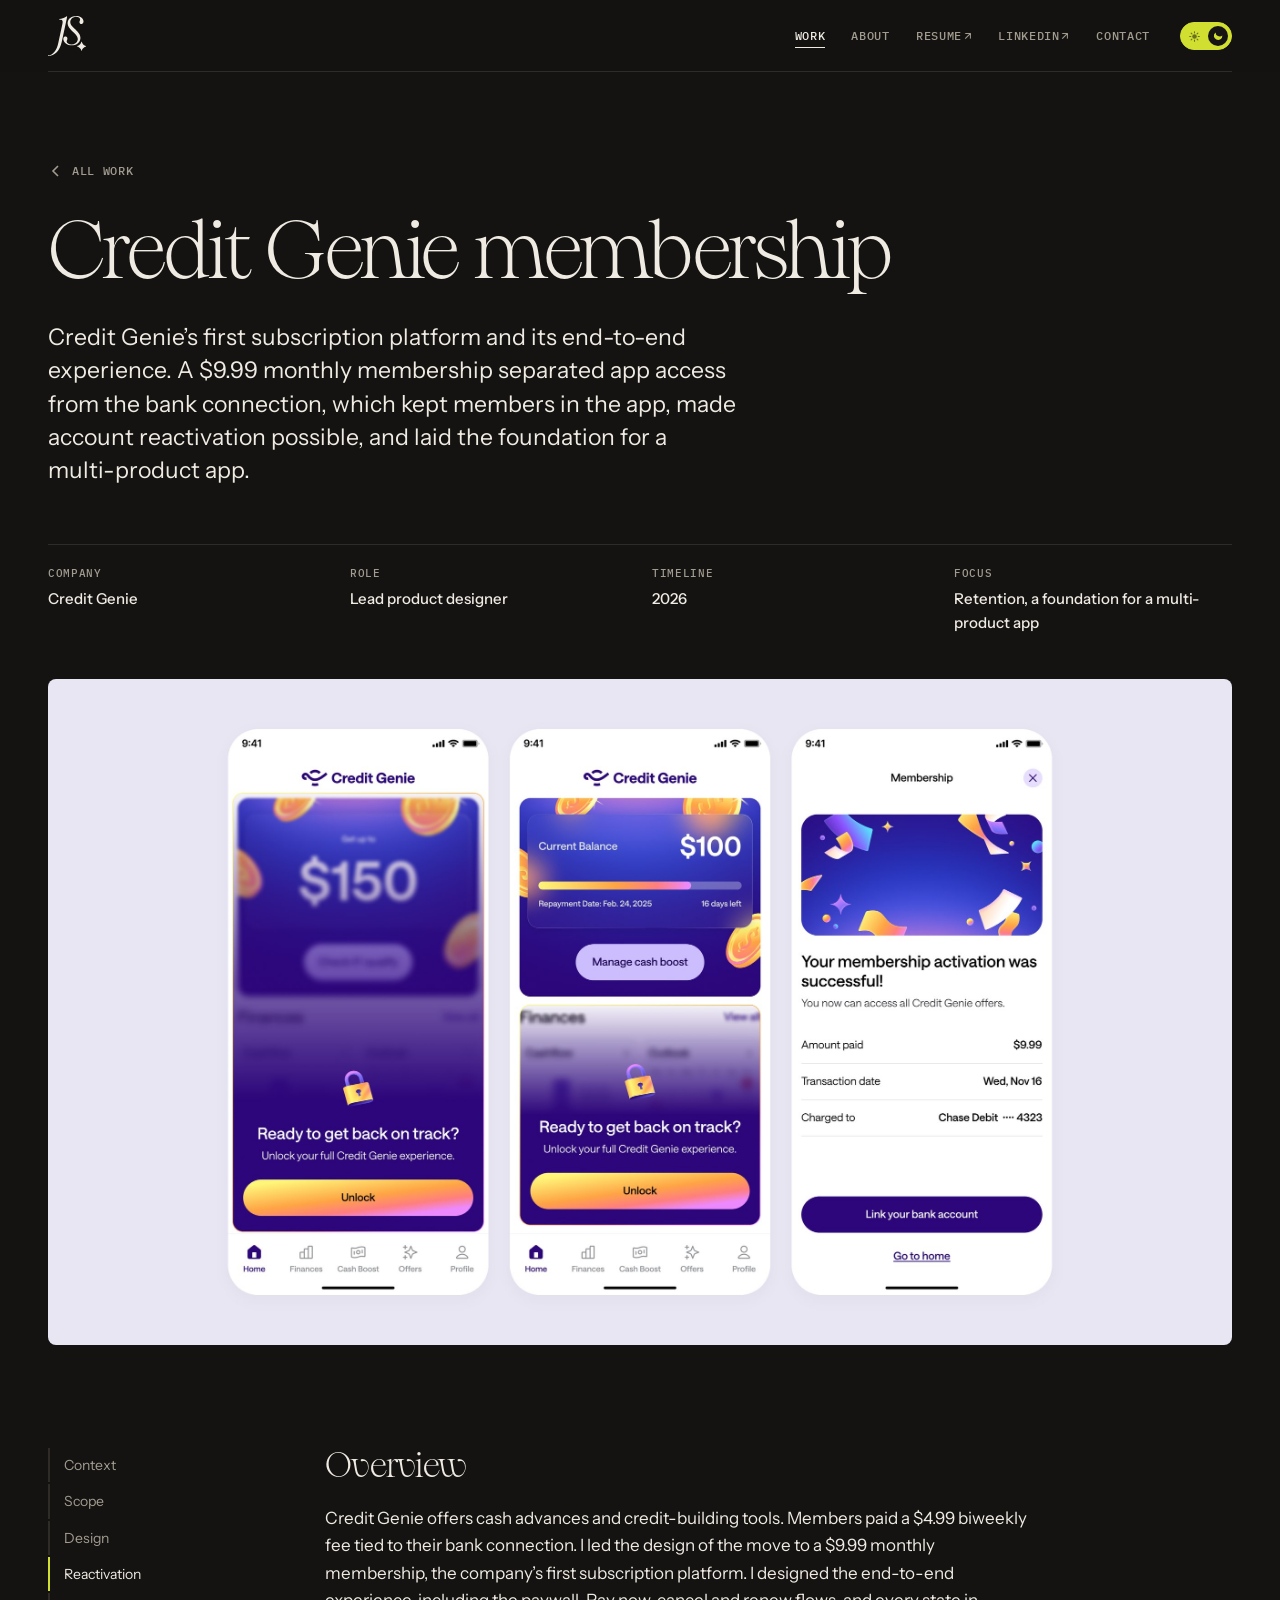
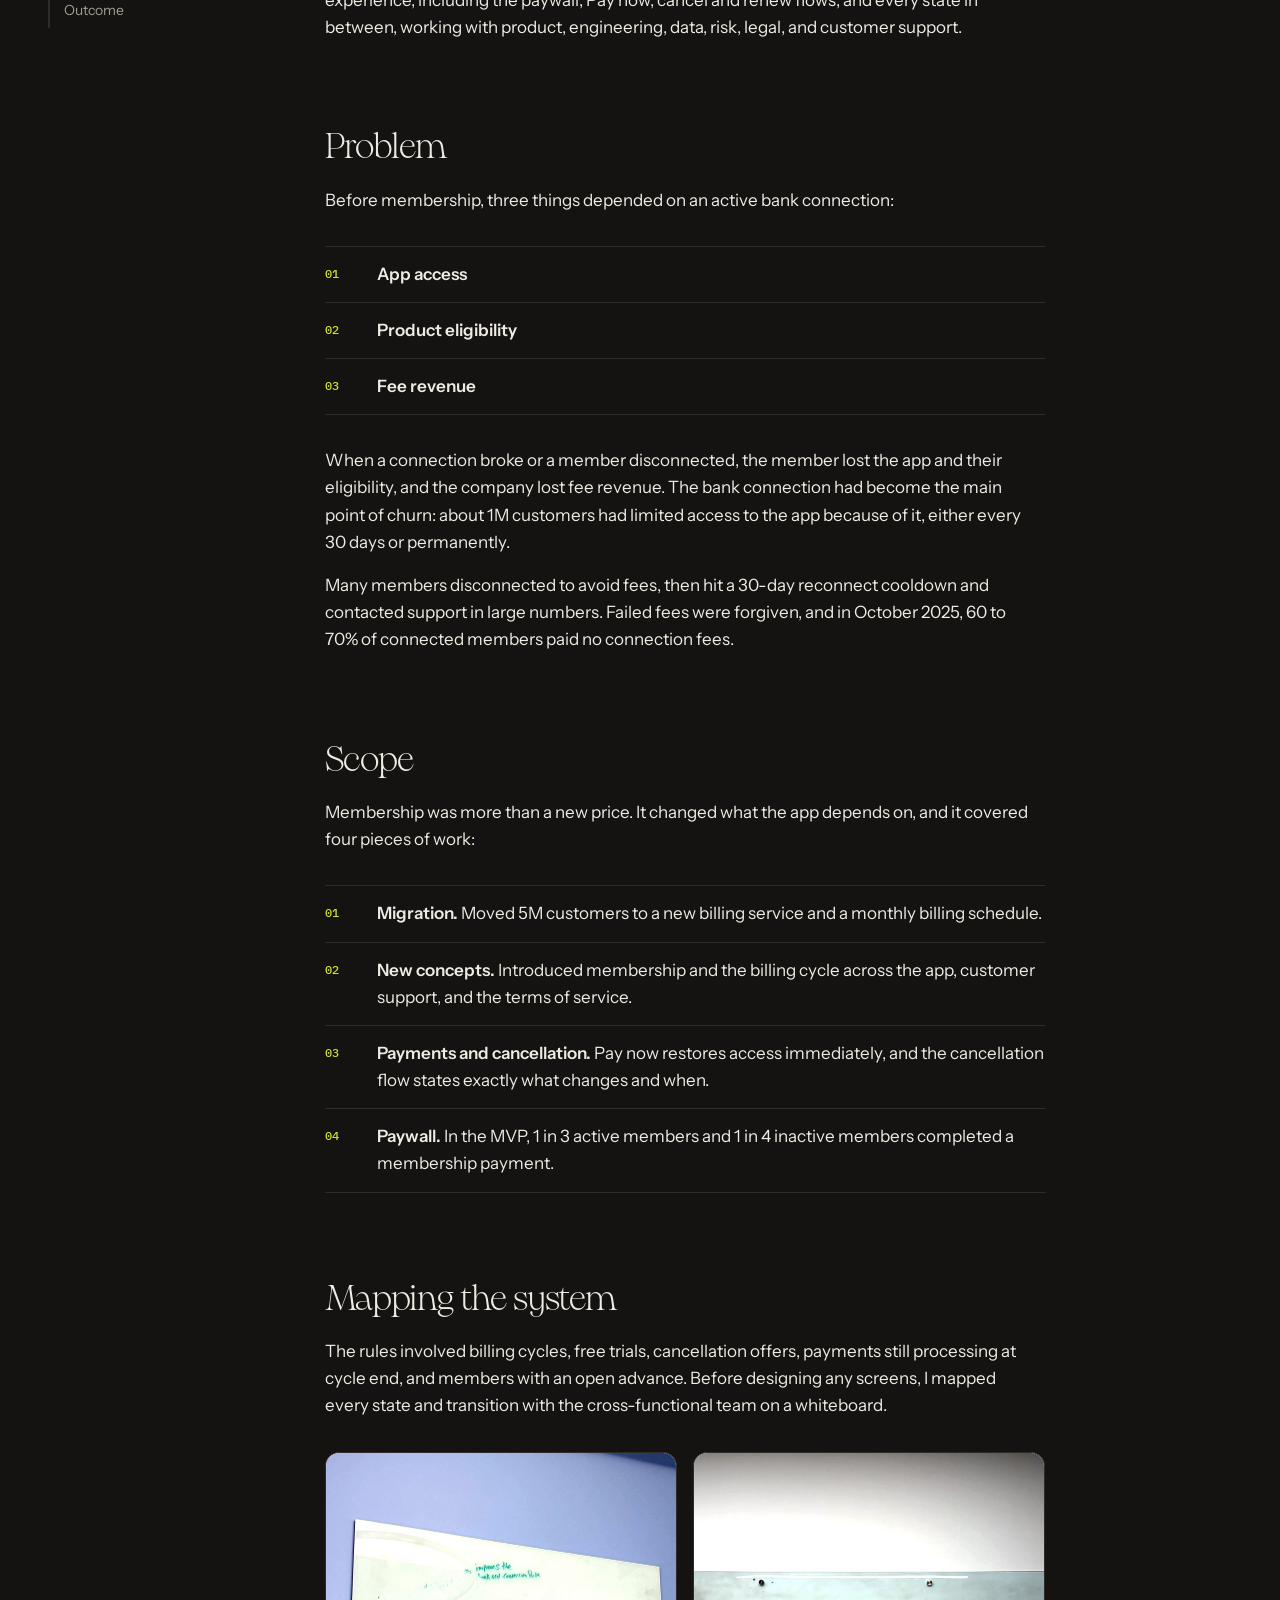
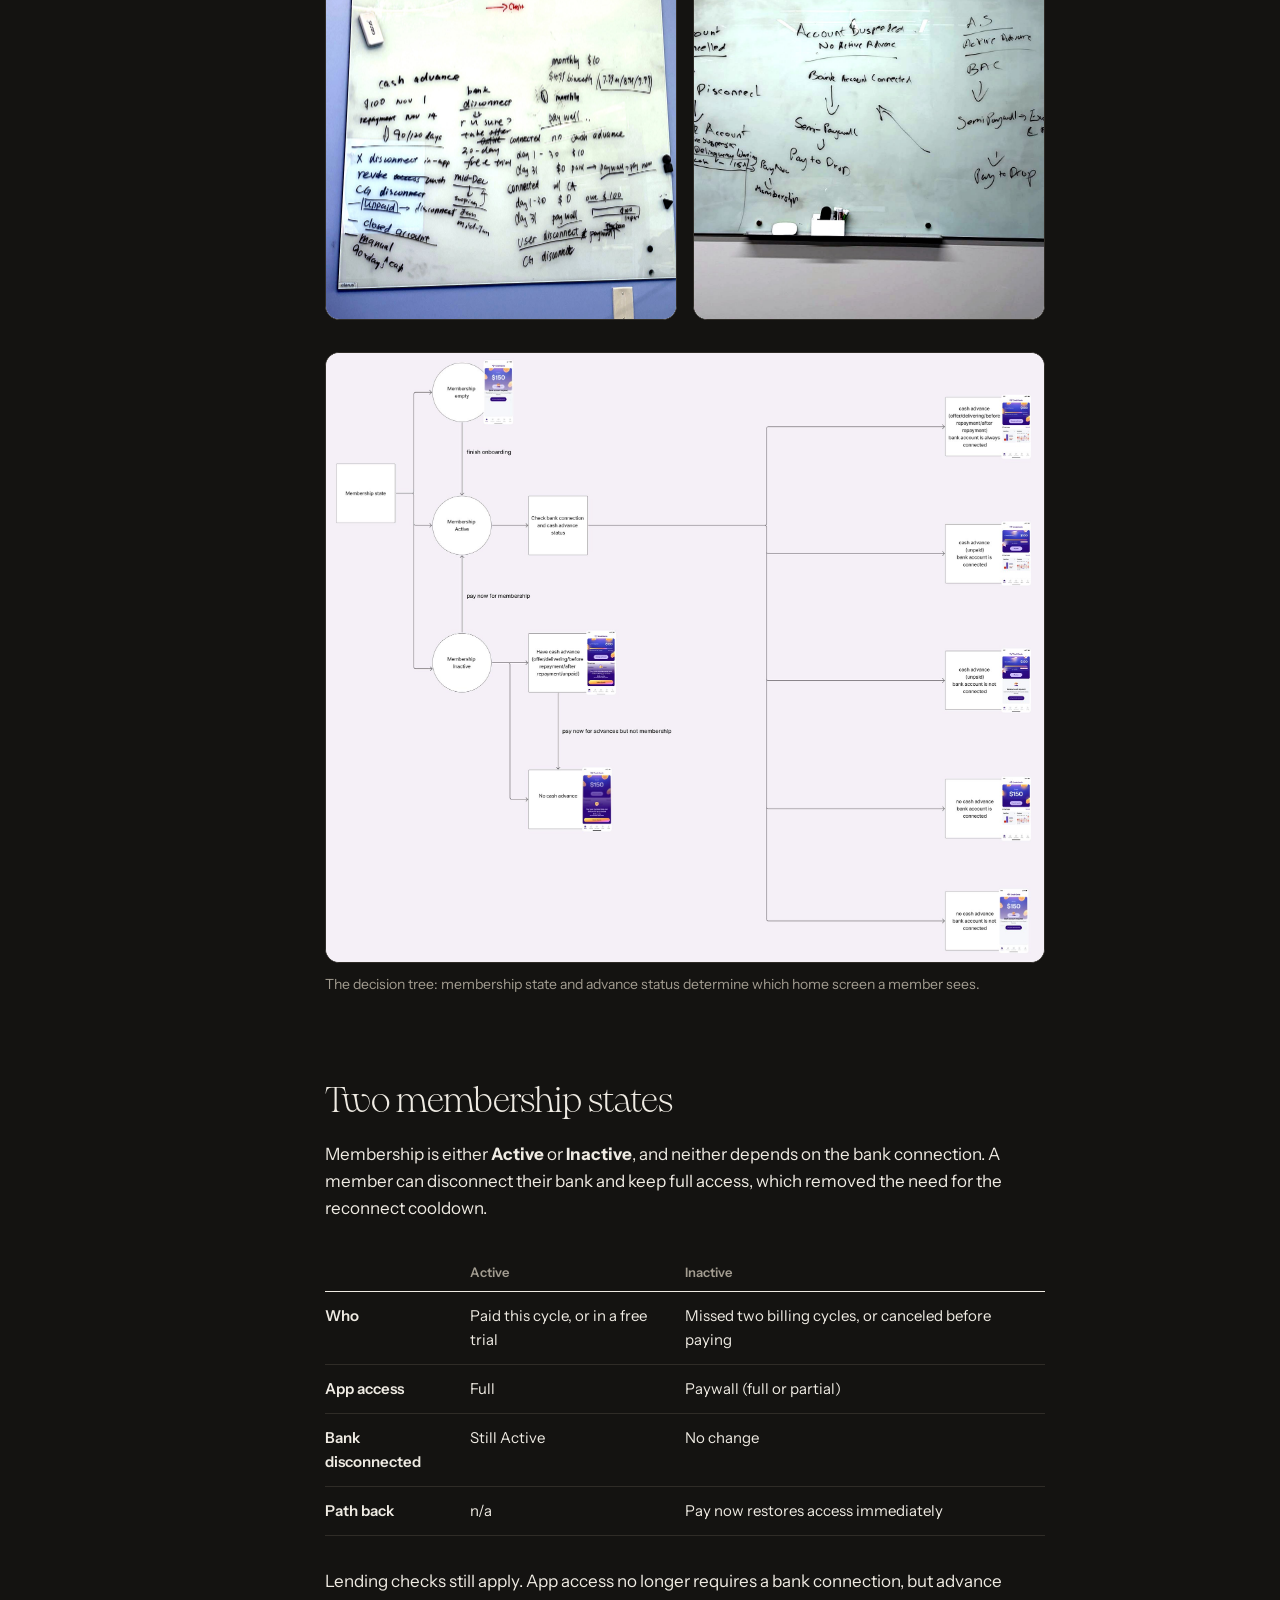
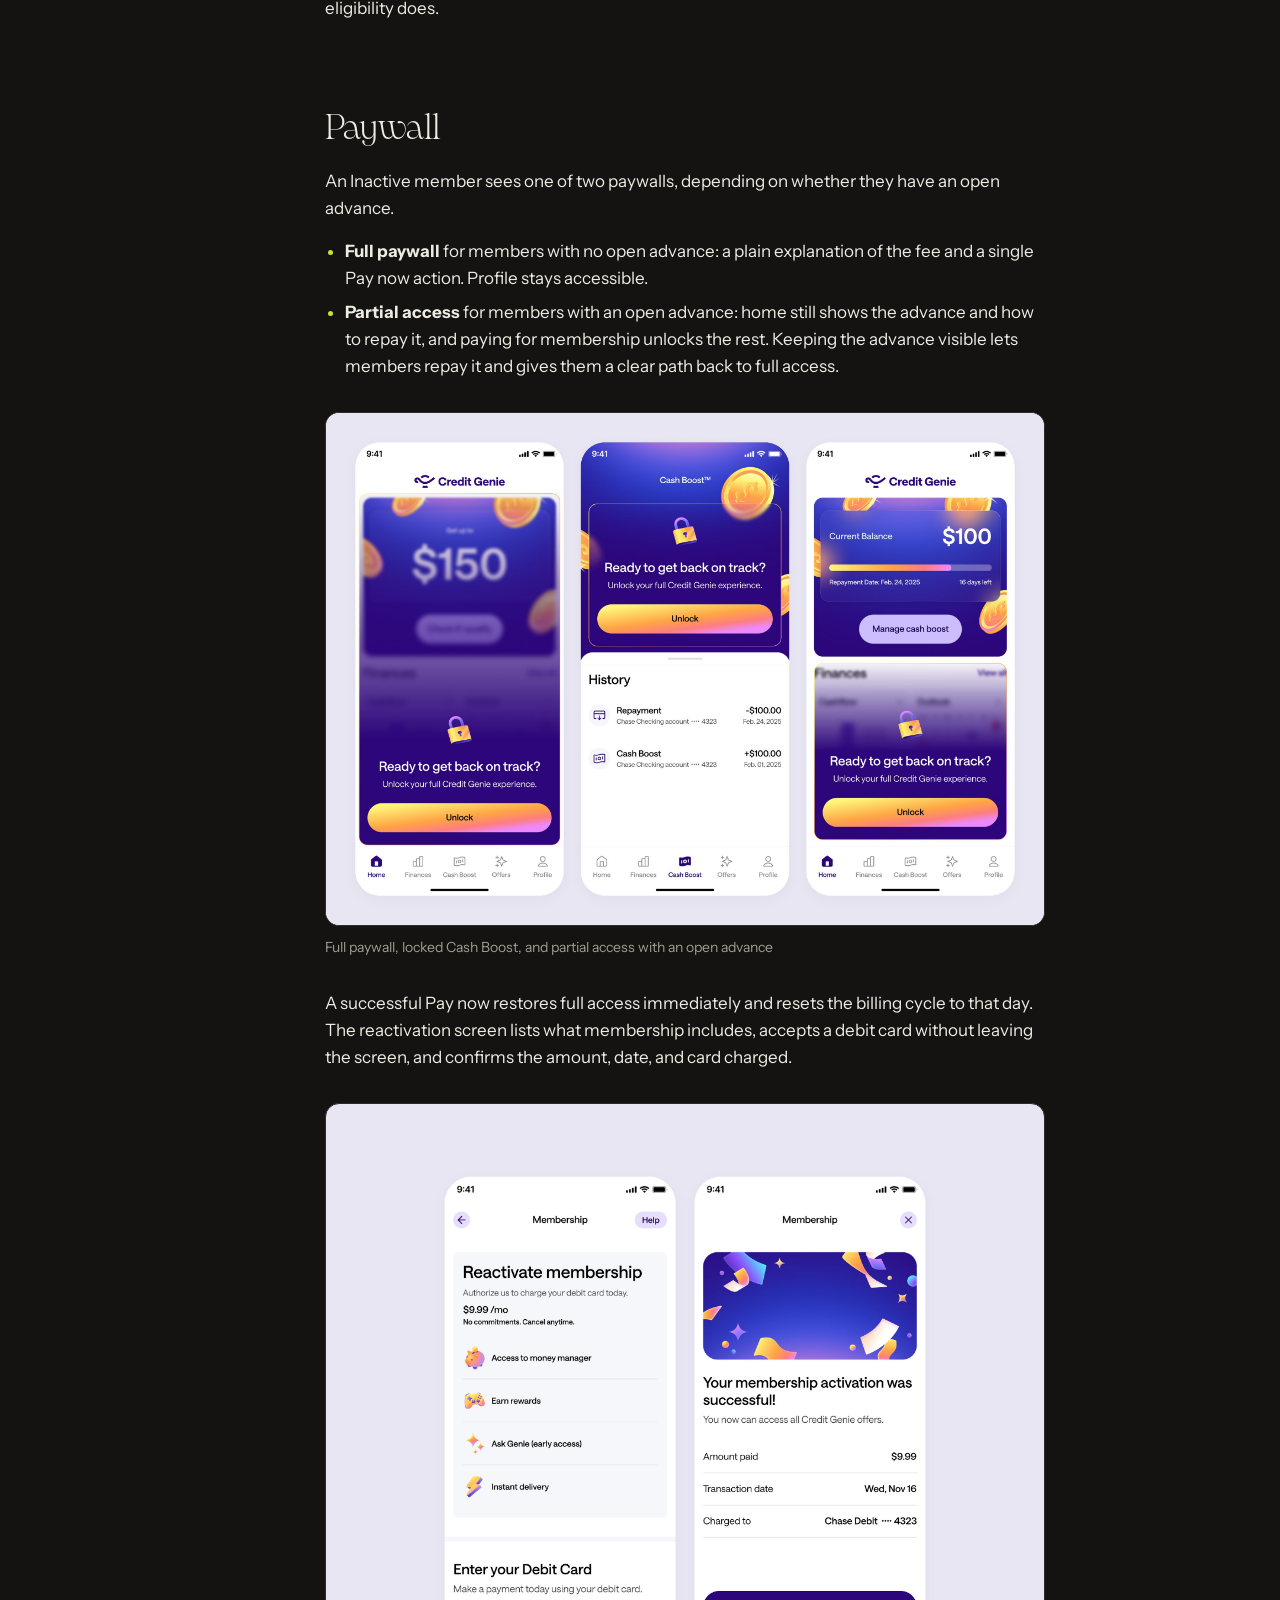
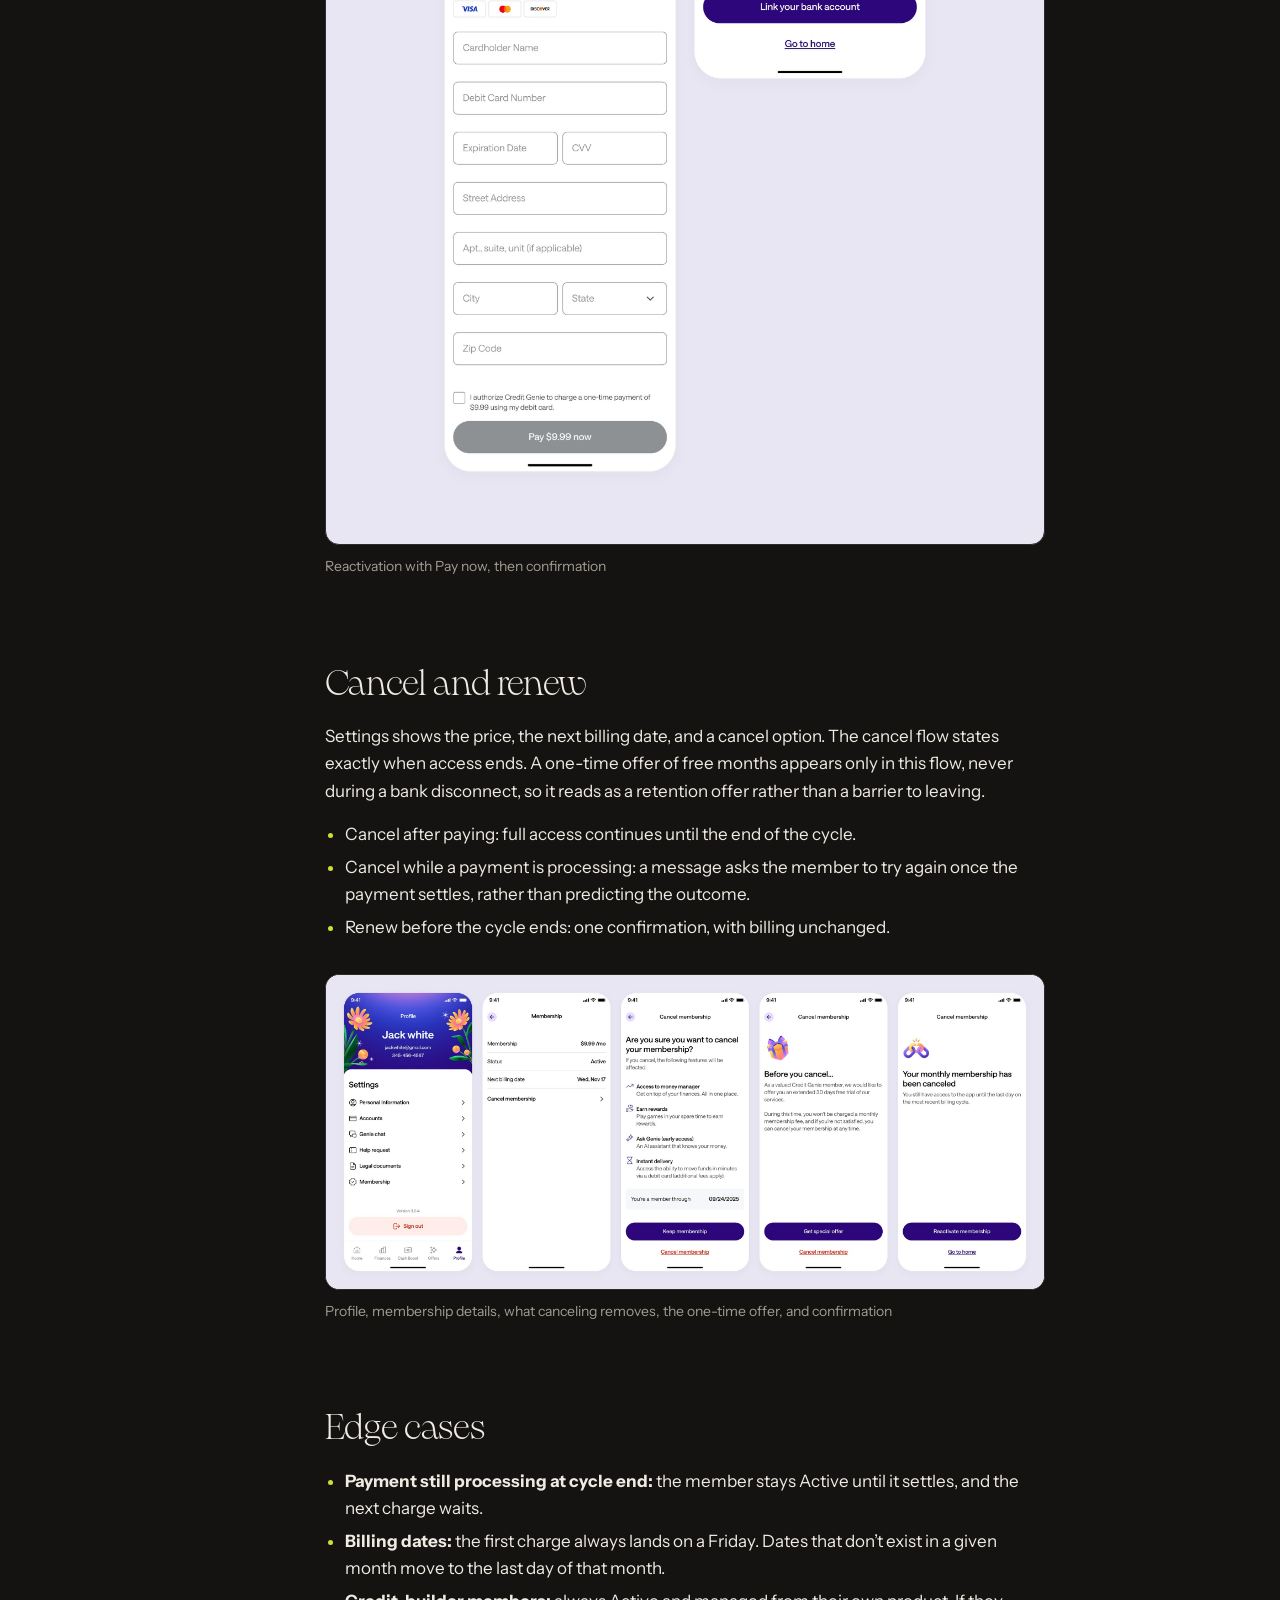
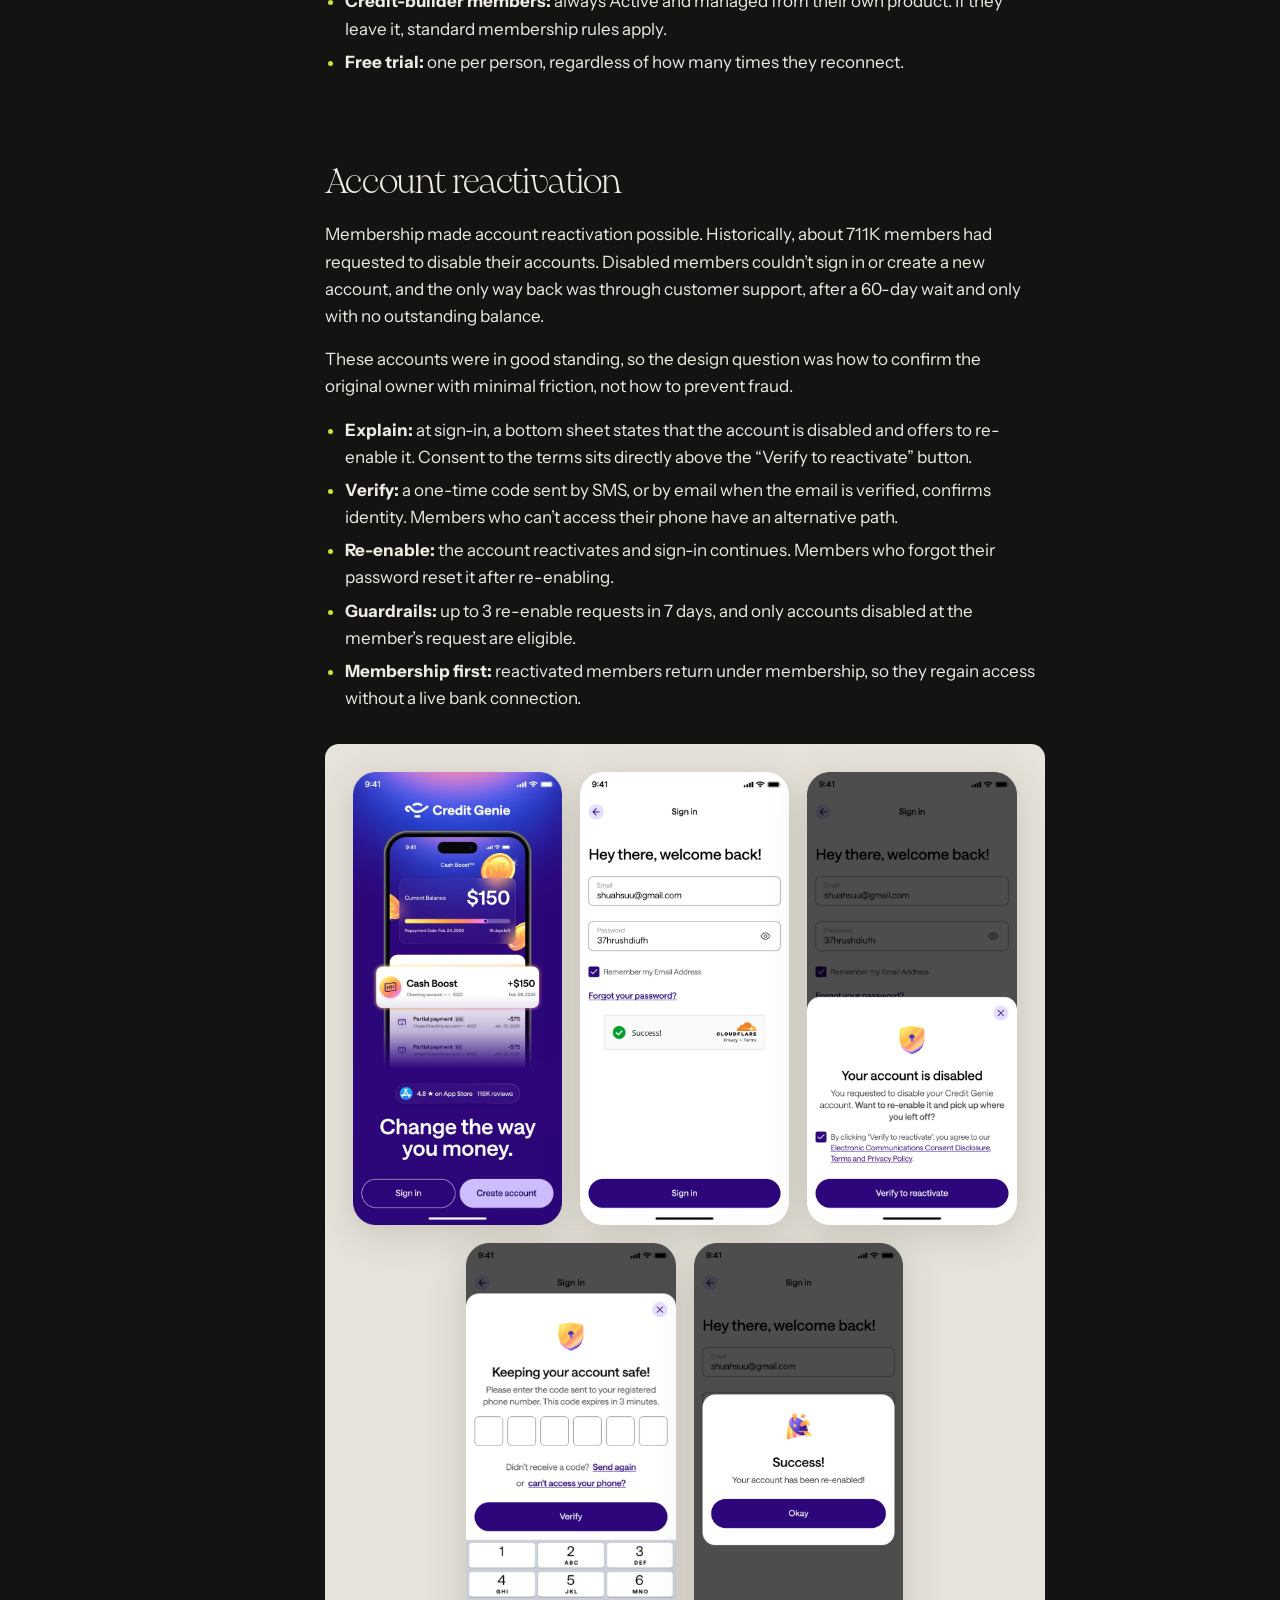
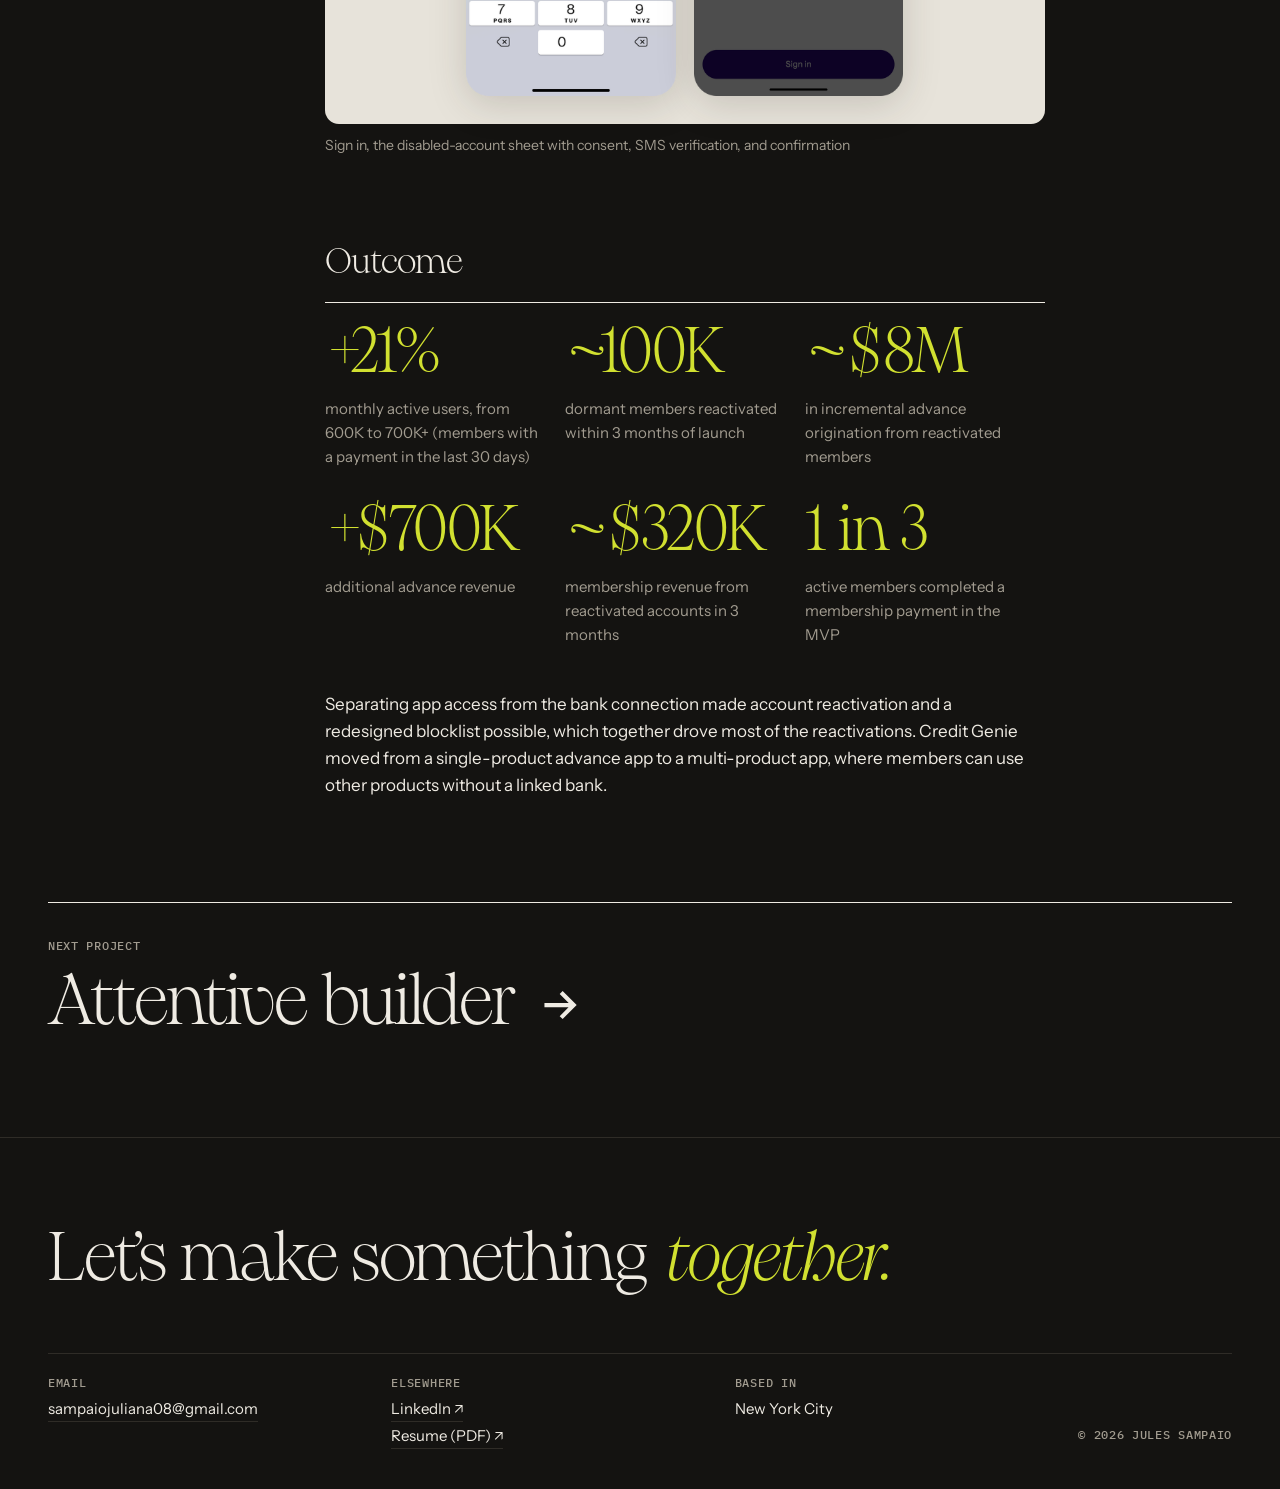
<file: credit-genie-membership.html>
<!DOCTYPE html>
<html lang="en">
<head>
<meta charset="utf-8">
<meta name="viewport" content="width=device-width, initial-scale=1">
<title>Credit Genie membership | Jules Sampaio</title>
<meta name="description" content="Credit Genie’s first subscription platform and its end-to-end experience. A $9.99 monthly membership separated app access from the bank connection, which kept members in the app, made account reactivation possible, and laid the foundation for a multi-product app.">
<meta property="og:title" content="Credit Genie membership | Jules Sampaio">
<meta property="og:description" content="Credit Genie’s first subscription platform and its end-to-end experience. A $9.99 monthly membership separated app access from the bank connection, which kept members in the app, made account reactivation possible, and laid the foundation for a multi-product app.">
<meta property="og:image" content="https://www.julianasampaio.com/images/og.png?v=2">
<meta property="og:type" content="website">
<meta name="twitter:card" content="summary_large_image">
<link rel="icon" href="images/favicon-light.png" type="image/png" media="(prefers-color-scheme: light)">
<link rel="icon" href="images/favicon-dark.png" type="image/png" media="(prefers-color-scheme: dark)">
<link rel="apple-touch-icon" href="images/apple-touch-icon.png">
<meta name="theme-color" content="#141311">
<link rel="preconnect" href="https://fonts.googleapis.com"><link rel="preconnect" href="https://fonts.gstatic.com" crossorigin><link href="https://fonts.googleapis.com/css2?family=Instrument+Sans:ital,wght@0,400..700;1,400&family=IBM+Plex+Mono:wght@500&display=swap" rel="stylesheet">
<script>(function(){var t;try{t=localStorage.getItem("theme")}catch(e){}document.documentElement.dataset.theme=(t==="light"||t==="dark")?t:"dark"})()</script>
<link rel="stylesheet" href="styles.css?v=12">
</head>
<body>
<a class="skip" href="#main">Skip to content</a>
<header class="site-head"><div class="wrap">
  <a class="mark" href="index.html"><span class="logo" role="img" aria-label="Jules Sampaio, home"></span></a>
  <div class="head-right"><nav class="nav" aria-label="Main"><a href="index.html" aria-current="page">Work</a><a href="about.html">About</a><a href="resume.pdf?v=7" target="_blank" rel="noopener" class="hide-sm">Resume<span class="ext" aria-hidden="true">↗</span></a><a href="https://www.linkedin.com/in/julianasampaio8/" target="_blank" rel="noopener" class="hide-sm">LinkedIn<span class="ext" aria-hidden="true">↗</span></a><a href="mailto:sampaiojuliana08@gmail.com">Contact</a></nav><button class="theme-toggle" type="button" role="switch" aria-checked="false" aria-label="Dark mode"><svg class="t-sun" viewBox="0 0 24 24" aria-hidden="true"><circle cx="12" cy="12" r="5" fill="currentColor"/><g stroke="currentColor" stroke-width="2.4" stroke-linecap="round"><path d="M12 1.5v2.5M12 20v2.5M1.5 12H4M20 12h2.5M4.6 4.6l1.8 1.8M17.6 17.6l1.8 1.8M4.6 19.4l1.8-1.8M17.6 6.4l1.8-1.8"/></g></svg><svg class="t-moon" viewBox="0 0 24 24" aria-hidden="true"><path d="M20.5 14.2A8.5 8.5 0 0 1 9.8 3.5a8.5 8.5 0 1 0 10.7 10.7z" fill="currentColor"/></svg><span class="knob"><svg class="sun" viewBox="0 0 24 24" aria-hidden="true"><circle cx="12" cy="12" r="5" fill="currentColor"/><g stroke="currentColor" stroke-width="2.4" stroke-linecap="round"><path d="M12 1.5v2.5M12 20v2.5M1.5 12H4M20 12h2.5M4.6 4.6l1.8 1.8M17.6 17.6l1.8 1.8M4.6 19.4l1.8-1.8M17.6 6.4l1.8-1.8"/></g></svg><svg class="moon" viewBox="0 0 24 24" aria-hidden="true"><path d="M20.5 14.2A8.5 8.5 0 0 1 9.8 3.5a8.5 8.5 0 1 0 10.7 10.7z" fill="currentColor"/></svg></span></button></div>
</div></header>
<main id="main">
<div class="wrap">
<header class="cs-top">
  <a class="back" href="index.html"><svg width="16" height="16" viewBox="0 0 16 16" aria-hidden="true"><path d="M10 3 5 8l5 5" fill="none" stroke="currentColor" stroke-width="1.6"/></svg>All work</a>
  <h1 style="view-transition-name:t-credit-genie-membership">Credit Genie membership</h1>
  <p class="lede">Credit Genie’s first subscription platform and its end-to-end experience. A $9.99 monthly membership separated app access from the bank connection, which kept members in the app, made account reactivation possible, and laid the foundation for a multi-product app.</p>
  <dl class="meta">
    <div><dt>Company</dt><dd>Credit Genie</dd></div>
    <div><dt>Role</dt><dd>Lead product designer</dd></div>
    <div><dt>Timeline</dt><dd>2026</dd></div>
    <div><dt>Focus</dt><dd>Retention, a foundation for a multi-product app</dd></div>
  </dl>
</header>
<div class="shot hero-shot" style="view-transition-name:img-credit-genie-membership"><div class="ph" aria-hidden="true"><div><b>Membership paywall screens</b><span>images/credit-genie-membership/cover.jpg</span></div></div><img src="images/credit-genie-membership/cover.jpg" alt="Membership paywall screens" loading="eager" decoding="async"></div>
<div class="cs-body">
  <nav class="toc" aria-label="On this page"><ol><li><a href="#overview" data-sections="overview problem">Context</a></li><li><a href="#system" data-sections="system process model">Scope</a></li><li><a href="#paywall" data-sections="paywall cancel edge-cases">Design</a></li><li><a href="#reactivation" data-sections="reactivation">Reactivation</a></li><li><a href="#results" data-sections="results">Outcome</a></li></ol></nav>
  <article class="prose"><section id="overview"><h2>Overview</h2><p>Credit Genie offers cash advances and credit-building tools. Members paid a $4.99 biweekly fee tied to their bank connection. I led the design of the move to a $9.99 monthly membership, the company’s first subscription platform. I designed the end-to-end experience, including the paywall, Pay now, cancel and renew flows, and every state in between, working with product, engineering, data, risk, legal, and customer support.</p></section><section id="problem"><h2>Problem</h2><p>Before membership, three things depended on an active bank connection:</p><ol class="steps"><li><strong>App access</strong></li><li><strong>Product eligibility</strong></li><li><strong>Fee revenue</strong></li></ol><p>When a connection broke or a member disconnected, the member lost the app and their eligibility, and the company lost fee revenue. The bank connection had become the main point of churn: about 1M customers had limited access to the app because of it, either every 30 days or permanently.</p><p>Many members disconnected to avoid fees, then hit a 30-day reconnect cooldown and contacted support in large numbers. Failed fees were forgiven, and in October 2025, 60 to 70% of connected members paid no connection fees.</p></section><section id="system"><h2>Scope</h2><p>Membership was more than a new price. It changed what the app depends on, and it covered four pieces of work:</p><ol class="steps"><li><strong>Migration.</strong> Moved 5M customers to a new billing service and a monthly billing schedule.</li><li><strong>New concepts.</strong> Introduced membership and the billing cycle across the app, customer support, and the terms of service.</li><li><strong>Payments and cancellation.</strong> Pay now restores access immediately, and the cancellation flow states exactly what changes and when.</li><li><strong>Paywall.</strong> In the MVP, 1 in 3 active members and 1 in 4 inactive members completed a membership payment.</li></ol></section><section id="process"><h2>Mapping the system</h2><p>The rules involved billing cycles, free trials, cancellation offers, payments still processing at cycle end, and members with an open advance. Before designing any screens, I mapped every state and transition with the cross-functional team on a whiteboard.</p><div class="pairs"><figure class="real "><div class="shot"><div class="ph" aria-hidden="true"><div><b>Whiteboard mapping of membership states and cash advance rules</b></div></div><img src="images/credit-genie-membership/whiteboard-1.jpg" alt="Whiteboard mapping of membership states and cash advance rules" loading="lazy" decoding="async"></div></figure><figure class="real "><div class="shot"><div class="ph" aria-hidden="true"><div><b>Whiteboard of the membership flow</b></div></div><img src="images/credit-genie-membership/whiteboard-2.jpg" alt="Whiteboard of the membership flow" loading="lazy" decoding="async"></div></figure></div><figure class="real "><div class="shot"><div class="ph" aria-hidden="true"><div><b>Decision tree from membership state to the home screen each user sees</b></div></div><img src="images/credit-genie-membership/decision-tree.jpg" alt="Decision tree from membership state to the home screen each user sees" loading="lazy" decoding="async"></div><figcaption>The decision tree: membership state and advance status determine which home screen a member sees.</figcaption></figure></section><section id="model"><h2>Two membership states</h2><p>Membership is either <strong>Active</strong> or <strong>Inactive</strong>, and neither depends on the bank connection. A member can disconnect their bank and keep full access, which removed the need for the reconnect cooldown.</p><div class="tbl"><table><thead><tr><th scope="col"></th><th scope="col">Active</th><th scope="col">Inactive</th></tr></thead><tbody><tr><td>Who</td><td>Paid this cycle, or in a free trial</td><td>Missed two billing cycles, or canceled before paying</td></tr><tr><td>App access</td><td>Full</td><td>Paywall (full or partial)</td></tr><tr><td>Bank disconnected</td><td>Still Active</td><td>No change</td></tr><tr><td>Path back</td><td>n/a</td><td>Pay now restores access immediately</td></tr></tbody></table></div><p>Lending checks still apply. App access no longer requires a bank connection, but advance eligibility does.</p></section><section id="paywall"><h2>Paywall</h2><p>An Inactive member sees one of two paywalls, depending on whether they have an open advance.</p><ul><li><strong>Full paywall</strong> for members with no open advance: a plain explanation of the fee and a single Pay now action. Profile stays accessible.</li><li><strong>Partial access</strong> for members with an open advance: home still shows the advance and how to repay it, and paying for membership unlocks the rest. Keeping the advance visible lets members repay it and gives them a clear path back to full access.</li></ul><figure class="real "><div class="shot"><div class="ph" aria-hidden="true"><div><b>Full paywall on home, the locked Cash Boost tab, and partial access with an active advance</b></div></div><img src="images/credit-genie-membership/paywall.jpg" alt="Full paywall on home, the locked Cash Boost tab, and partial access with an active advance" loading="lazy" decoding="async"></div><figcaption>Full paywall, locked Cash Boost, and partial access with an open advance</figcaption></figure><p>A successful Pay now restores full access immediately and resets the billing cycle to that day. The reactivation screen lists what membership includes, accepts a debit card without leaving the screen, and confirms the amount, date, and card charged.</p><figure class="real centered tall"><div class="shot" style="background:#e8e6f3"><div class="ph" aria-hidden="true"><div><b>Reactivate membership with debit card entry, and the activation success screen</b></div></div><img src="images/credit-genie-membership/reactivate.jpg" alt="Reactivate membership with debit card entry, and the activation success screen" loading="lazy" decoding="async"></div><figcaption>Reactivation with Pay now, then confirmation</figcaption></figure></section><section id="cancel"><h2>Cancel and renew</h2><p>Settings shows the price, the next billing date, and a cancel option. The cancel flow states exactly when access ends. A one-time offer of free months appears only in this flow, never during a bank disconnect, so it reads as a retention offer rather than a barrier to leaving.</p><ul><li>Cancel after paying: full access continues until the end of the cycle.</li><li>Cancel while a payment is processing: a message asks the member to try again once the payment settles, rather than predicting the outcome.</li><li>Renew before the cycle ends: one confirmation, with billing unchanged.</li></ul><figure class="real "><div class="shot"><div class="ph" aria-hidden="true"><div><b>Cancel flow from profile settings through the special offer to the canceled confirmation</b></div></div><img src="images/credit-genie-membership/cancel-flow.jpg" alt="Cancel flow from profile settings through the special offer to the canceled confirmation" loading="lazy" decoding="async"></div><figcaption>Profile, membership details, what canceling removes, the one-time offer, and confirmation</figcaption></figure></section><section id="edge-cases"><h2>Edge cases</h2><ul><li><strong>Payment still processing at cycle end:</strong> the member stays Active until it settles, and the next charge waits.</li><li><strong>Billing dates:</strong> the first charge always lands on a Friday. Dates that don’t exist in a given month move to the last day of that month.</li><li><strong>Credit-builder members:</strong> always Active and managed from their own product. If they leave it, standard membership rules apply.</li><li><strong>Free trial:</strong> one per person, regardless of how many times they reconnect.</li></ul></section><section id="reactivation"><h2>Account reactivation</h2><p>Membership made account reactivation possible. Historically, about 711K members had requested to disable their accounts. Disabled members couldn’t sign in or create a new account, and the only way back was through customer support, after a 60-day wait and only with no outstanding balance.</p><p>These accounts were in good standing, so the design question was how to confirm the original owner with minimal friction, not how to prevent fraud.</p><ul><li><strong>Explain:</strong> at sign-in, a bottom sheet states that the account is disabled and offers to re-enable it. Consent to the terms sits directly above the “Verify to reactivate” button.</li><li><strong>Verify:</strong> a one-time code sent by SMS, or by email when the email is verified, confirms identity. Members who can’t access their phone have an alternative path.</li><li><strong>Re-enable:</strong> the account reactivates and sign-in continues. Members who forgot their password reset it after re-enabling.</li><li><strong>Guardrails:</strong> up to 3 re-enable requests in 7 days, and only accounts disabled at the member’s request are eligible.</li><li><strong>Membership first:</strong> reactivated members return under membership, so they regain access without a live bank connection.</li></ul><figure class="real"><div class="phone-grid wrap cols-3"><div class="ph-item"><img src="images/credit-genie-membership/reactivate-1-welcome.png" alt="Credit Genie welcome screen with Sign in and Create account" loading="lazy"></div><div class="ph-item"><img src="images/credit-genie-membership/reactivate-2-sign-in.png" alt="Sign in with email and password" loading="lazy"></div><div class="ph-item"><img src="images/credit-genie-membership/reactivate-3-disabled.png" alt="Your account is disabled sheet, with consent and Verify to reactivate" loading="lazy"></div><div class="ph-item"><img src="images/credit-genie-membership/reactivate-4-verify.png" alt="Enter the six-digit code sent to the registered phone number" loading="lazy"></div><div class="ph-item"><img src="images/credit-genie-membership/reactivate-5-success.png" alt="Success: your account has been re-enabled" loading="lazy"></div></div><figcaption>Sign in, the disabled-account sheet with consent, SMS verification, and confirmation</figcaption></figure></section><section id="results"><h2>Outcome</h2><dl class="stats"><div><dt>+21%</dt><dd>monthly active users, from 600K to 700K+ (members with a payment in the last 30 days)</dd></div><div><dt>~100K</dt><dd>dormant members reactivated within 3 months of launch</dd></div><div><dt>~$8M</dt><dd>in incremental advance origination from reactivated members</dd></div><div><dt>+$700K</dt><dd>additional advance revenue</dd></div><div><dt>~$320K</dt><dd>membership revenue from reactivated accounts in 3 months</dd></div><div><dt>1 in 3</dt><dd>active members completed a membership payment in the MVP</dd></div></dl><p>Separating app access from the bank connection made account reactivation and a redesigned blocklist possible, which together drove most of the reactivations. Credit Genie moved from a single-product advance app to a multi-product app, where members can use other products without a linked bank.</p></section></article>
</div>
<a class="next" href="cb3.html"><span>Next project</span><strong>Attentive builder<svg width="0.7em" height="0.7em" viewBox="0 0 24 24" aria-hidden="true"><path d="M5 12h14M13 6l6 6-6 6" fill="none" stroke="currentColor" stroke-width="2"/></svg></strong></a>
</div>
</main>
<footer class="site-foot"><div class="wrap">
  <p class="say">Let’s make something <em>together.</em></p>
  <div class="foot-grid">
    <div><span class="label">Email</span><p><a href="mailto:sampaiojuliana08@gmail.com">sampaiojuliana08@gmail.com</a></p></div>
    <div><span class="label">Elsewhere</span><p><a href="https://www.linkedin.com/in/julianasampaio8/" target="_blank" rel="noopener">LinkedIn<span class="ext" aria-hidden="true">↗</span></a><a href="resume.pdf?v=7" target="_blank" rel="noopener">Resume (PDF)<span class="ext" aria-hidden="true">↗</span></a></p></div>
    <div><span class="label">Based in</span><p>New York City</p></div>
    <span class="label copy">© 2026 Jules Sampaio</span>
  </div>
</div></footer>
<script src="script.js?v=6"></script>
</body>
</html>
</file>
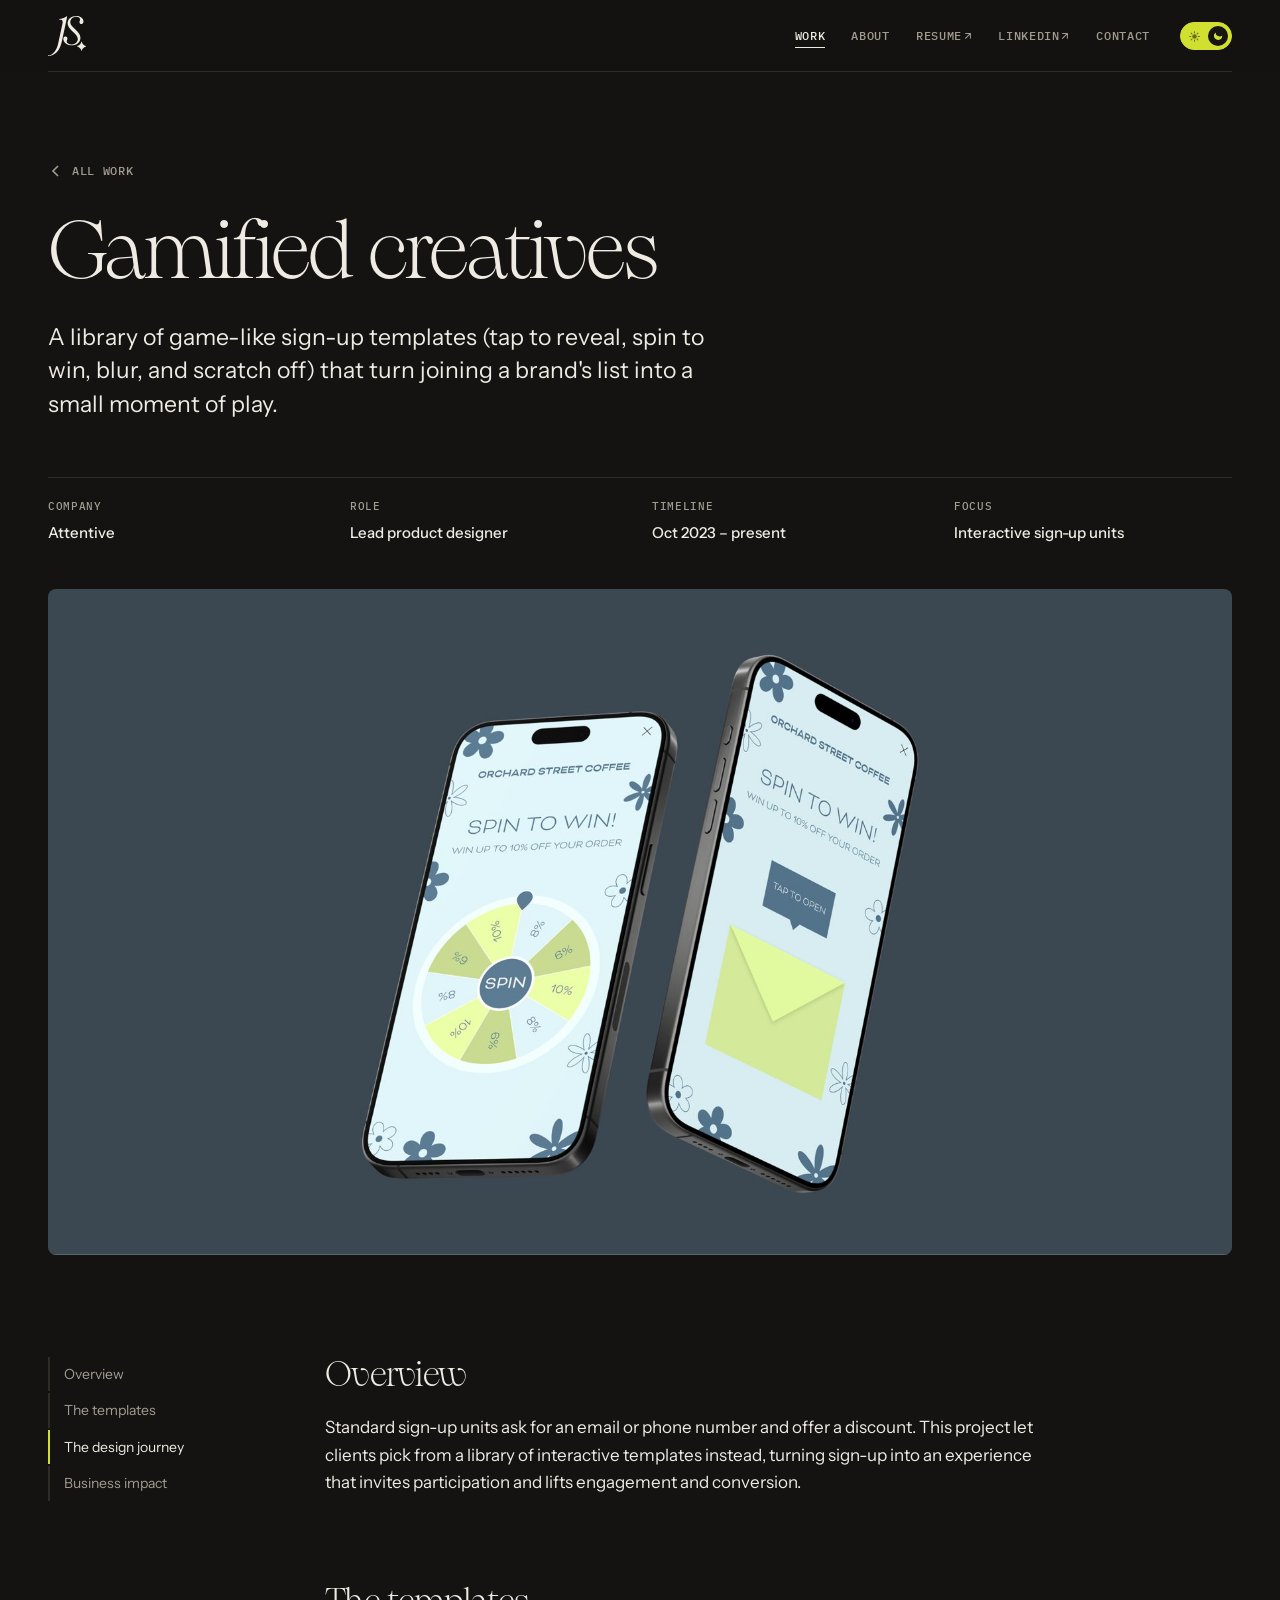
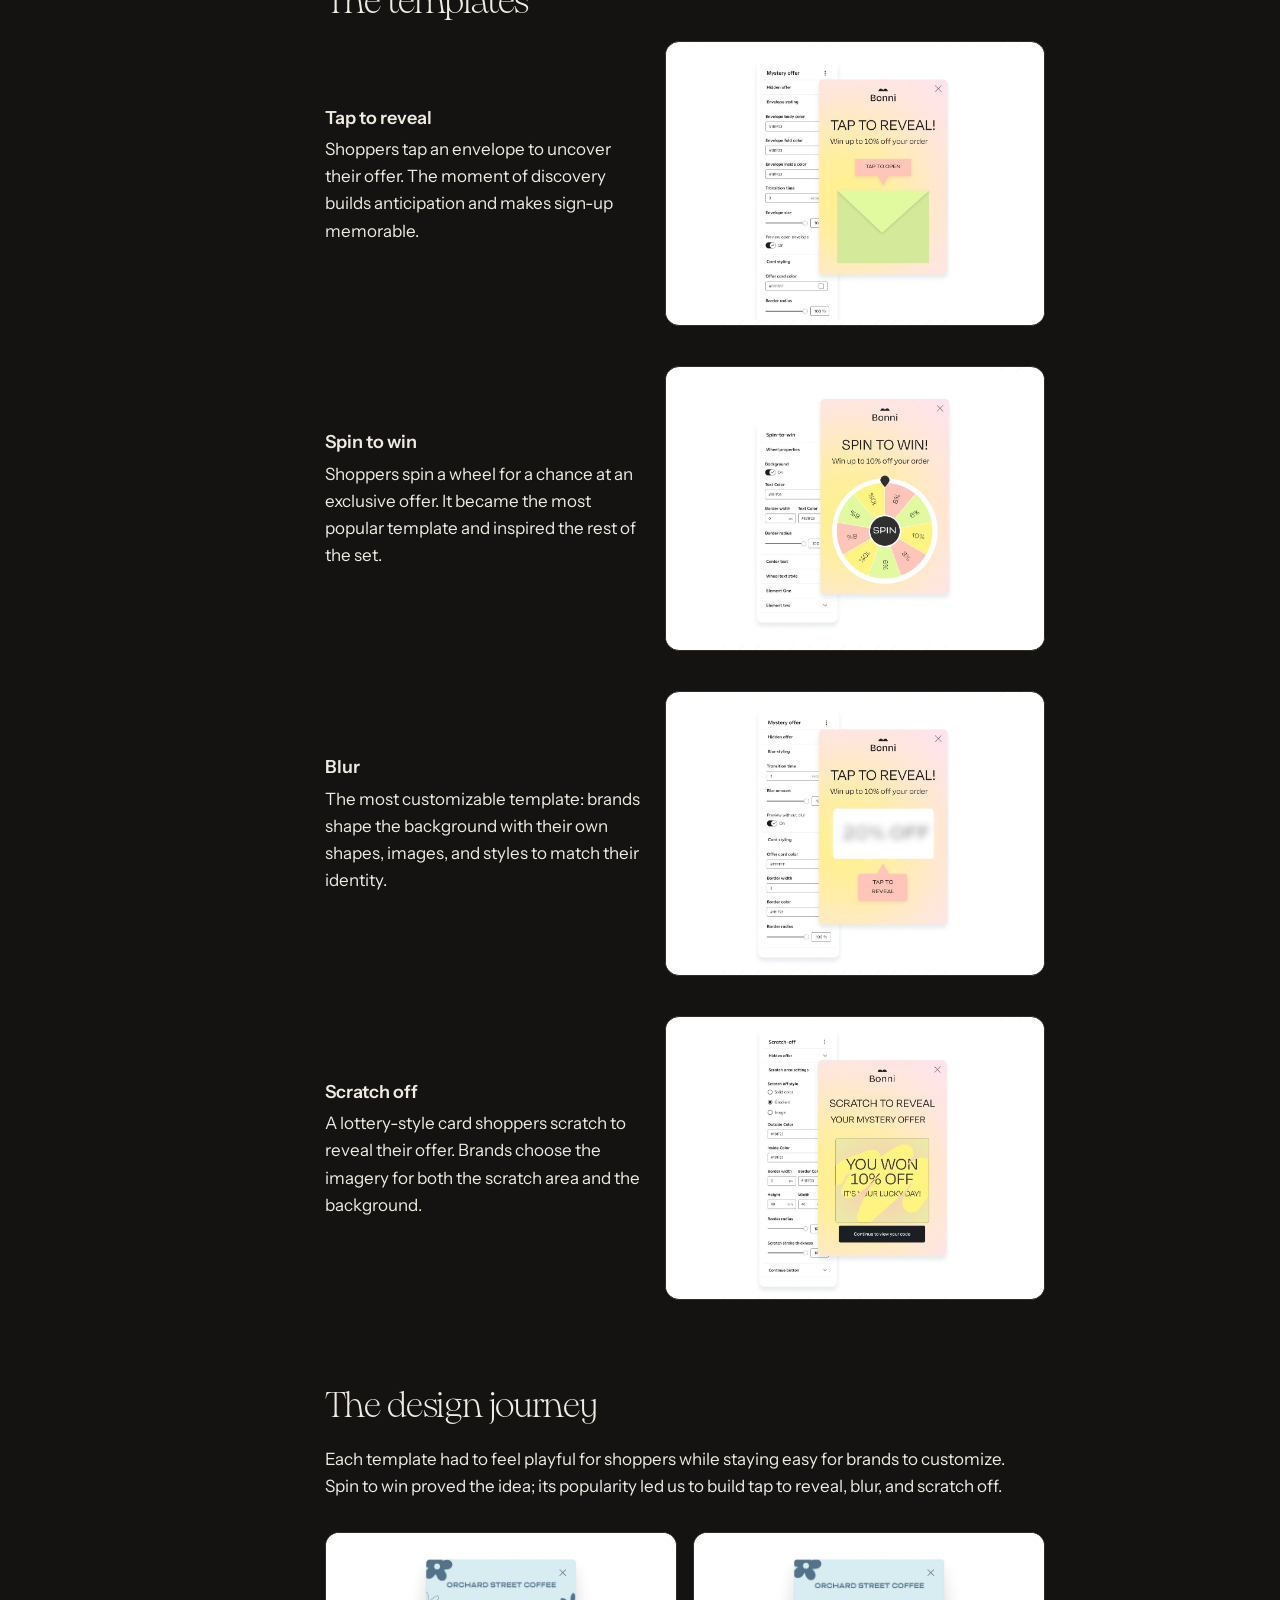
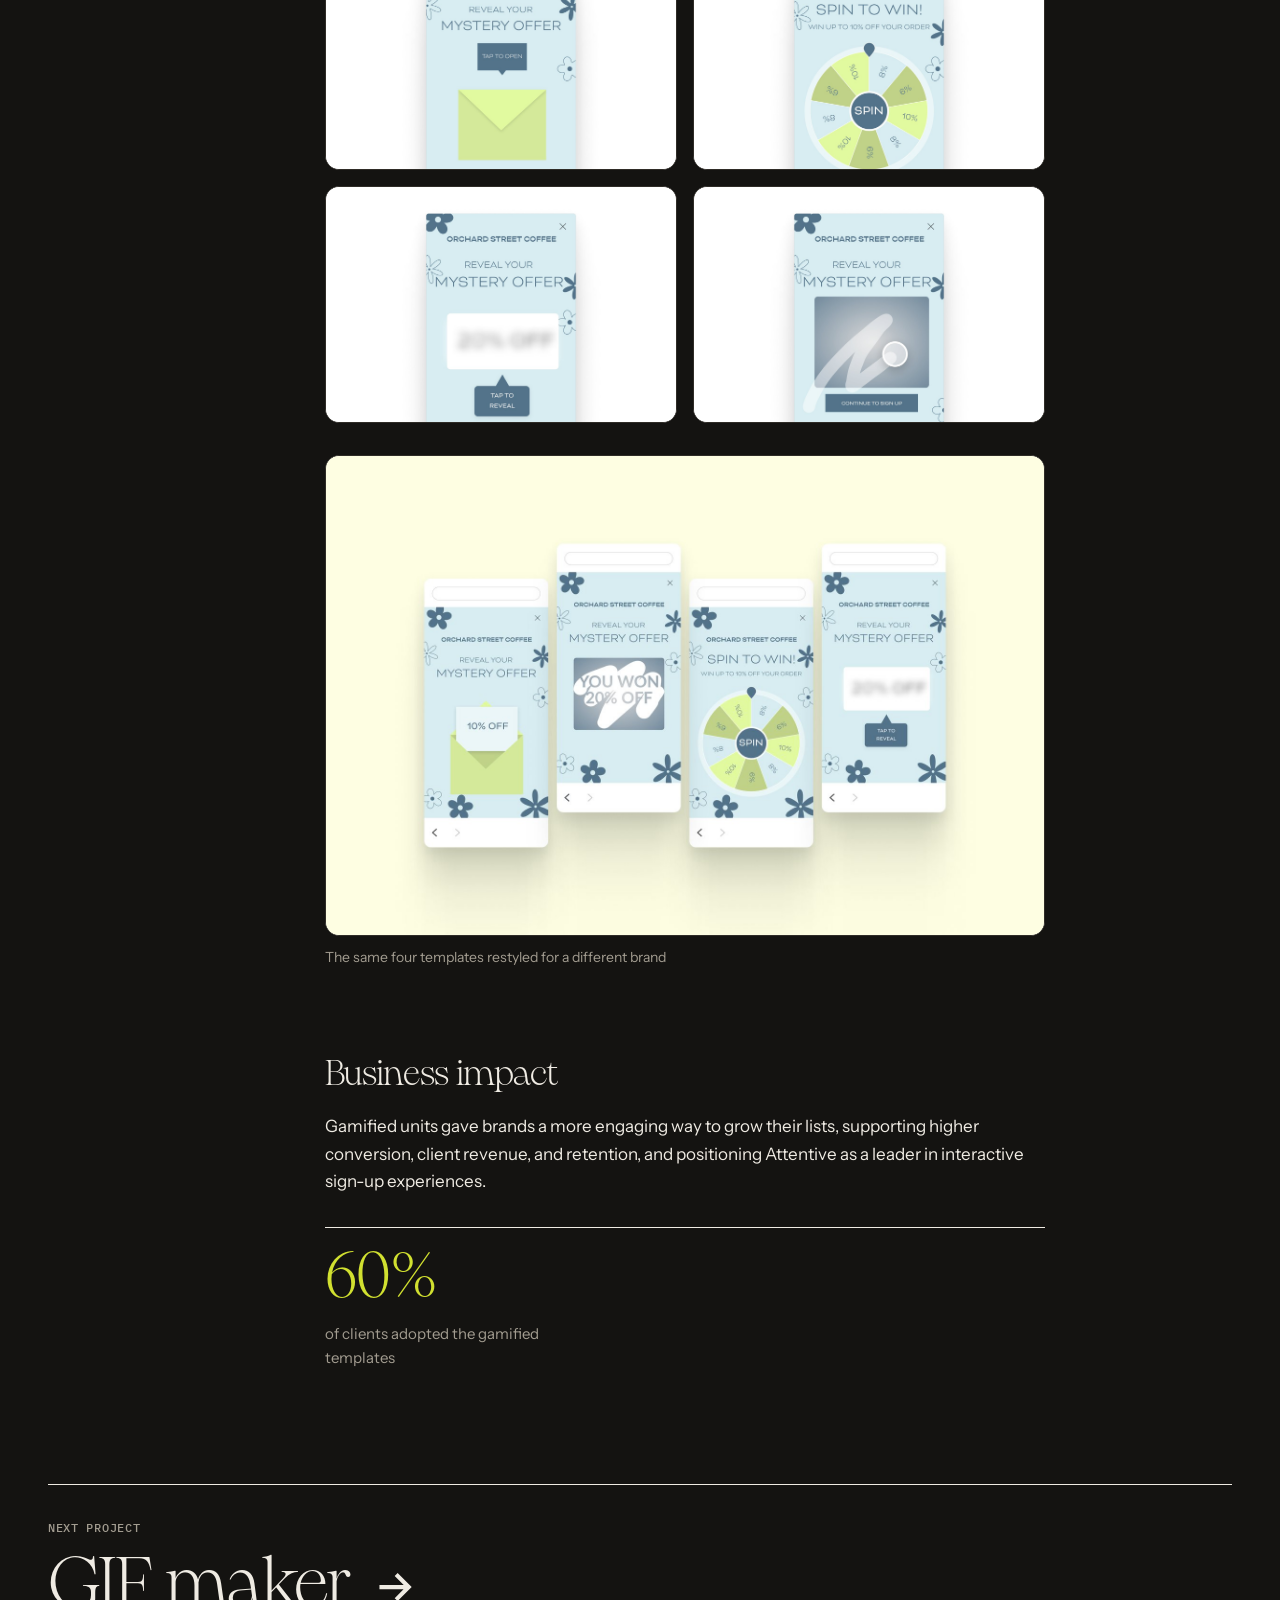
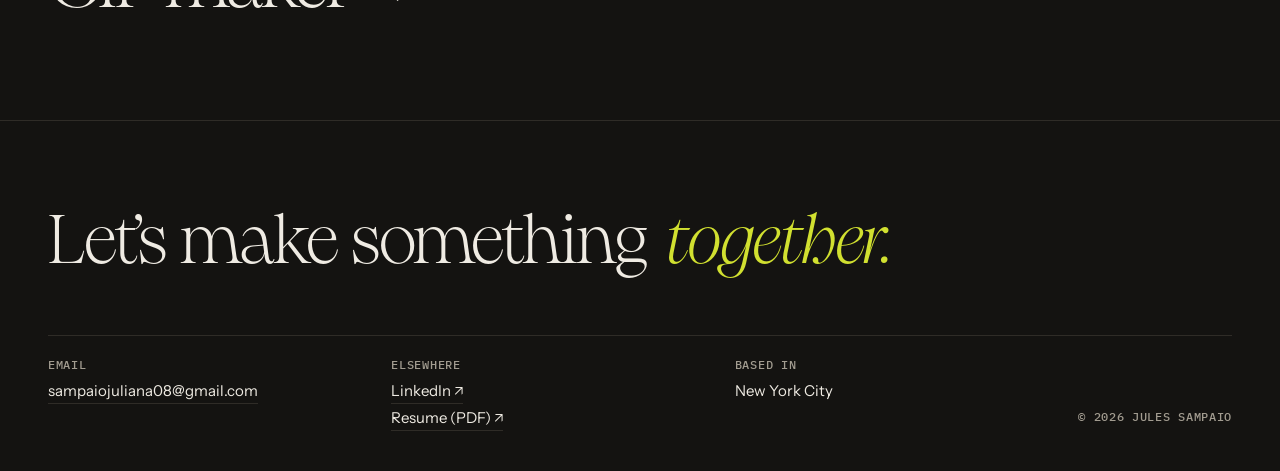
<file: gamified-creatives.html>
<!DOCTYPE html>
<html lang="en">
<head>
<meta charset="utf-8">
<meta name="viewport" content="width=device-width, initial-scale=1">
<!-- Hidden from the portfolio: not linked from any page. To bring it back, restore its card in index.html and the next-project link in ai-creatives.html. -->
<meta name="robots" content="noindex">
<title>Gamified creatives | Jules Sampaio</title>
<meta name="description" content="A library of game-like sign-up templates (tap to reveal, spin to win, blur, and scratch off) that turn joining a brand&#x27;s list into a small moment of play.">
<meta property="og:title" content="Gamified creatives | Jules Sampaio">
<meta property="og:description" content="A library of game-like sign-up templates (tap to reveal, spin to win, blur, and scratch off) that turn joining a brand&#x27;s list into a small moment of play.">
<meta property="og:image" content="https://www.julianasampaio.com/images/og.png?v=2">
<meta property="og:type" content="website">
<meta name="twitter:card" content="summary_large_image">
<link rel="icon" href="images/favicon-light.png" type="image/png" media="(prefers-color-scheme: light)">
<link rel="icon" href="images/favicon-dark.png" type="image/png" media="(prefers-color-scheme: dark)">
<link rel="apple-touch-icon" href="images/apple-touch-icon.png">
<meta name="theme-color" content="#141311">
<link rel="preconnect" href="https://fonts.googleapis.com"><link rel="preconnect" href="https://fonts.gstatic.com" crossorigin><link href="https://fonts.googleapis.com/css2?family=Instrument+Sans:ital,wght@0,400..700;1,400&family=IBM+Plex+Mono:wght@500&display=swap" rel="stylesheet">
<script>(function(){var t;try{t=localStorage.getItem("theme")}catch(e){}document.documentElement.dataset.theme=(t==="light"||t==="dark")?t:"dark"})()</script>
<link rel="stylesheet" href="styles.css?v=12">
</head>
<body>
<a class="skip" href="#main">Skip to content</a>
<header class="site-head"><div class="wrap">
  <a class="mark" href="index.html"><span class="logo" role="img" aria-label="Jules Sampaio, home"></span></a>
  <div class="head-right"><nav class="nav" aria-label="Main"><a href="index.html" aria-current="page">Work</a><a href="about.html">About</a><a href="resume.pdf?v=7" target="_blank" rel="noopener" class="hide-sm">Resume<span class="ext" aria-hidden="true">↗</span></a><a href="https://www.linkedin.com/in/julianasampaio8/" target="_blank" rel="noopener" class="hide-sm">LinkedIn<span class="ext" aria-hidden="true">↗</span></a><a href="mailto:sampaiojuliana08@gmail.com">Contact</a></nav><button class="theme-toggle" type="button" role="switch" aria-checked="false" aria-label="Dark mode"><svg class="t-sun" viewBox="0 0 24 24" aria-hidden="true"><circle cx="12" cy="12" r="5" fill="currentColor"/><g stroke="currentColor" stroke-width="2.4" stroke-linecap="round"><path d="M12 1.5v2.5M12 20v2.5M1.5 12H4M20 12h2.5M4.6 4.6l1.8 1.8M17.6 17.6l1.8 1.8M4.6 19.4l1.8-1.8M17.6 6.4l1.8-1.8"/></g></svg><svg class="t-moon" viewBox="0 0 24 24" aria-hidden="true"><path d="M20.5 14.2A8.5 8.5 0 0 1 9.8 3.5a8.5 8.5 0 1 0 10.7 10.7z" fill="currentColor"/></svg><span class="knob"><svg class="sun" viewBox="0 0 24 24" aria-hidden="true"><circle cx="12" cy="12" r="5" fill="currentColor"/><g stroke="currentColor" stroke-width="2.4" stroke-linecap="round"><path d="M12 1.5v2.5M12 20v2.5M1.5 12H4M20 12h2.5M4.6 4.6l1.8 1.8M17.6 17.6l1.8 1.8M4.6 19.4l1.8-1.8M17.6 6.4l1.8-1.8"/></g></svg><svg class="moon" viewBox="0 0 24 24" aria-hidden="true"><path d="M20.5 14.2A8.5 8.5 0 0 1 9.8 3.5a8.5 8.5 0 1 0 10.7 10.7z" fill="currentColor"/></svg></span></button></div>
</div></header>
<main id="main">
<div class="wrap">
<header class="cs-top">
  <a class="back" href="index.html"><svg width="16" height="16" viewBox="0 0 16 16" aria-hidden="true"><path d="M10 3 5 8l5 5" fill="none" stroke="currentColor" stroke-width="1.6"/></svg>All work</a>
  <h1 style="view-transition-name:t-gamified-creatives">Gamified creatives</h1>
  <p class="lede">A library of game-like sign-up templates (tap to reveal, spin to win, blur, and scratch off) that turn joining a brand's list into a small moment of play.</p>
  <dl class="meta">
    <div><dt>Company</dt><dd>Attentive</dd></div>
    <div><dt>Role</dt><dd>Lead product designer</dd></div>
    <div><dt>Timeline</dt><dd>Oct 2023 – present</dd></div>
    <div><dt>Focus</dt><dd>Interactive sign-up units</dd></div>
  </dl>
</header>
<div class="shot hero-shot" style="view-transition-name:img-gamified-creatives"><div class="ph" aria-hidden="true"><div><b>Gamified creatives</b><span>images/gamified-creatives/hero.jpg</span></div></div><img src="images/gamified-creatives/hero.jpg" alt="Gamified creatives" loading="eager" decoding="async"></div>
<div class="cs-body">
  <nav class="toc" aria-label="On this page"><ol><li><a href="#overview">Overview</a></li><li><a href="#templates">The templates</a></li><li><a href="#journey">The design journey</a></li><li><a href="#impact">Business impact</a></li></ol></nav>
  <article class="prose"><section id="overview"><h2>Overview</h2><p>Standard sign-up units ask for an email or phone number and offer a discount. This project let clients pick from a library of interactive templates instead, turning sign-up into an experience that invites participation and lifts engagement and conversion.</p></section><section id="templates"><h2>The templates</h2><div class="clients"><div class="client"><div><h3>Tap to reveal</h3><p>Shoppers tap an envelope to uncover their offer. The moment of discovery builds anticipation and makes sign-up memorable.</p></div><div class="shot "><div class="ph" aria-hidden="true"><div><b>Tap to reveal</b><span>images/gamified-creatives/tap-to-reveal.jpg</span></div></div><img src="images/gamified-creatives/tap-to-reveal.jpg" alt="Tap to reveal" loading="lazy" decoding="async"></div></div><div class="client"><div><h3>Spin to win</h3><p>Shoppers spin a wheel for a chance at an exclusive offer. It became the most popular template and inspired the rest of the set.</p></div><div class="shot "><div class="ph" aria-hidden="true"><div><b>Spin to win</b><span>images/gamified-creatives/spin-to-win.jpg</span></div></div><img src="images/gamified-creatives/spin-to-win.jpg" alt="Spin to win" loading="lazy" decoding="async"></div></div><div class="client"><div><h3>Blur</h3><p>The most customizable template: brands shape the background with their own shapes, images, and styles to match their identity.</p></div><div class="shot "><div class="ph" aria-hidden="true"><div><b>Blur</b><span>images/gamified-creatives/blur.jpg</span></div></div><img src="images/gamified-creatives/blur.jpg" alt="Blur" loading="lazy" decoding="async"></div></div><div class="client"><div><h3>Scratch off</h3><p>A lottery-style card shoppers scratch to reveal their offer. Brands choose the imagery for both the scratch area and the background.</p></div><div class="shot "><div class="ph" aria-hidden="true"><div><b>Scratch off</b><span>images/gamified-creatives/scratch-off.jpg</span></div></div><img src="images/gamified-creatives/scratch-off.jpg" alt="Scratch off" loading="lazy" decoding="async"></div></div></div></section><section id="journey"><h2>The design journey</h2><p>Each template had to feel playful for shoppers while staying easy for brands to customize. Spin to win proved the idea; its popularity led us to build tap to reveal, blur, and scratch off.</p><div class="pairs"><figure class="real "><div class="shot"><div class="ph" aria-hidden="true"><div><b>Tap to reveal envelope in a coffee brand&#x27;s style</b></div></div><img src="images/gamified-creatives/tap-detail.jpg" alt="Tap to reveal envelope in a coffee brand&#x27;s style" loading="lazy" decoding="async"></div></figure><figure class="real "><div class="shot"><div class="ph" aria-hidden="true"><div><b>Spin to win wheel in a coffee brand&#x27;s style</b></div></div><img src="images/gamified-creatives/spin-detail.jpg" alt="Spin to win wheel in a coffee brand&#x27;s style" loading="lazy" decoding="async"></div></figure><figure class="real "><div class="shot"><div class="ph" aria-hidden="true"><div><b>Blur reveal in a coffee brand&#x27;s style</b></div></div><img src="images/gamified-creatives/blur-detail.jpg" alt="Blur reveal in a coffee brand&#x27;s style" loading="lazy" decoding="async"></div></figure><figure class="real "><div class="shot"><div class="ph" aria-hidden="true"><div><b>Scratch off in a coffee brand&#x27;s style</b></div></div><img src="images/gamified-creatives/scratch-detail.jpg" alt="Scratch off in a coffee brand&#x27;s style" loading="lazy" decoding="async"></div></figure></div><figure class="real "><div class="shot"><div class="ph" aria-hidden="true"><div><b>All four templates styled for one brand</b></div></div><img src="images/gamified-creatives/cover.jpg" alt="All four templates styled for one brand" loading="lazy" decoding="async"></div><figcaption>The same four templates restyled for a different brand</figcaption></figure></section><section id="impact"><h2>Business impact</h2><p>Gamified units gave brands a more engaging way to grow their lists, supporting higher conversion, client revenue, and retention, and positioning Attentive as a leader in interactive sign-up experiences.</p><dl class="stats"><div><dt>60%</dt><dd>of clients adopted the gamified templates</dd></div></dl></section></article>
</div>
<a class="next" href="gif-maker.html"><span>Next project</span><strong>GIF maker<svg width="0.7em" height="0.7em" viewBox="0 0 24 24" aria-hidden="true"><path d="M5 12h14M13 6l6 6-6 6" fill="none" stroke="currentColor" stroke-width="2"/></svg></strong></a>
</div>
</main>
<footer class="site-foot"><div class="wrap">
  <p class="say">Let’s make something <em>together.</em></p>
  <div class="foot-grid">
    <div><span class="label">Email</span><p><a href="mailto:sampaiojuliana08@gmail.com">sampaiojuliana08@gmail.com</a></p></div>
    <div><span class="label">Elsewhere</span><p><a href="https://www.linkedin.com/in/julianasampaio8/" target="_blank" rel="noopener">LinkedIn<span class="ext" aria-hidden="true">↗</span></a><a href="resume.pdf?v=7" target="_blank" rel="noopener">Resume (PDF)<span class="ext" aria-hidden="true">↗</span></a></p></div>
    <div><span class="label">Based in</span><p>New York City</p></div>
    <span class="label copy">© 2026 Jules Sampaio</span>
  </div>
</div></footer>
<script src="script.js?v=6"></script>
</body>
</html>
</file>
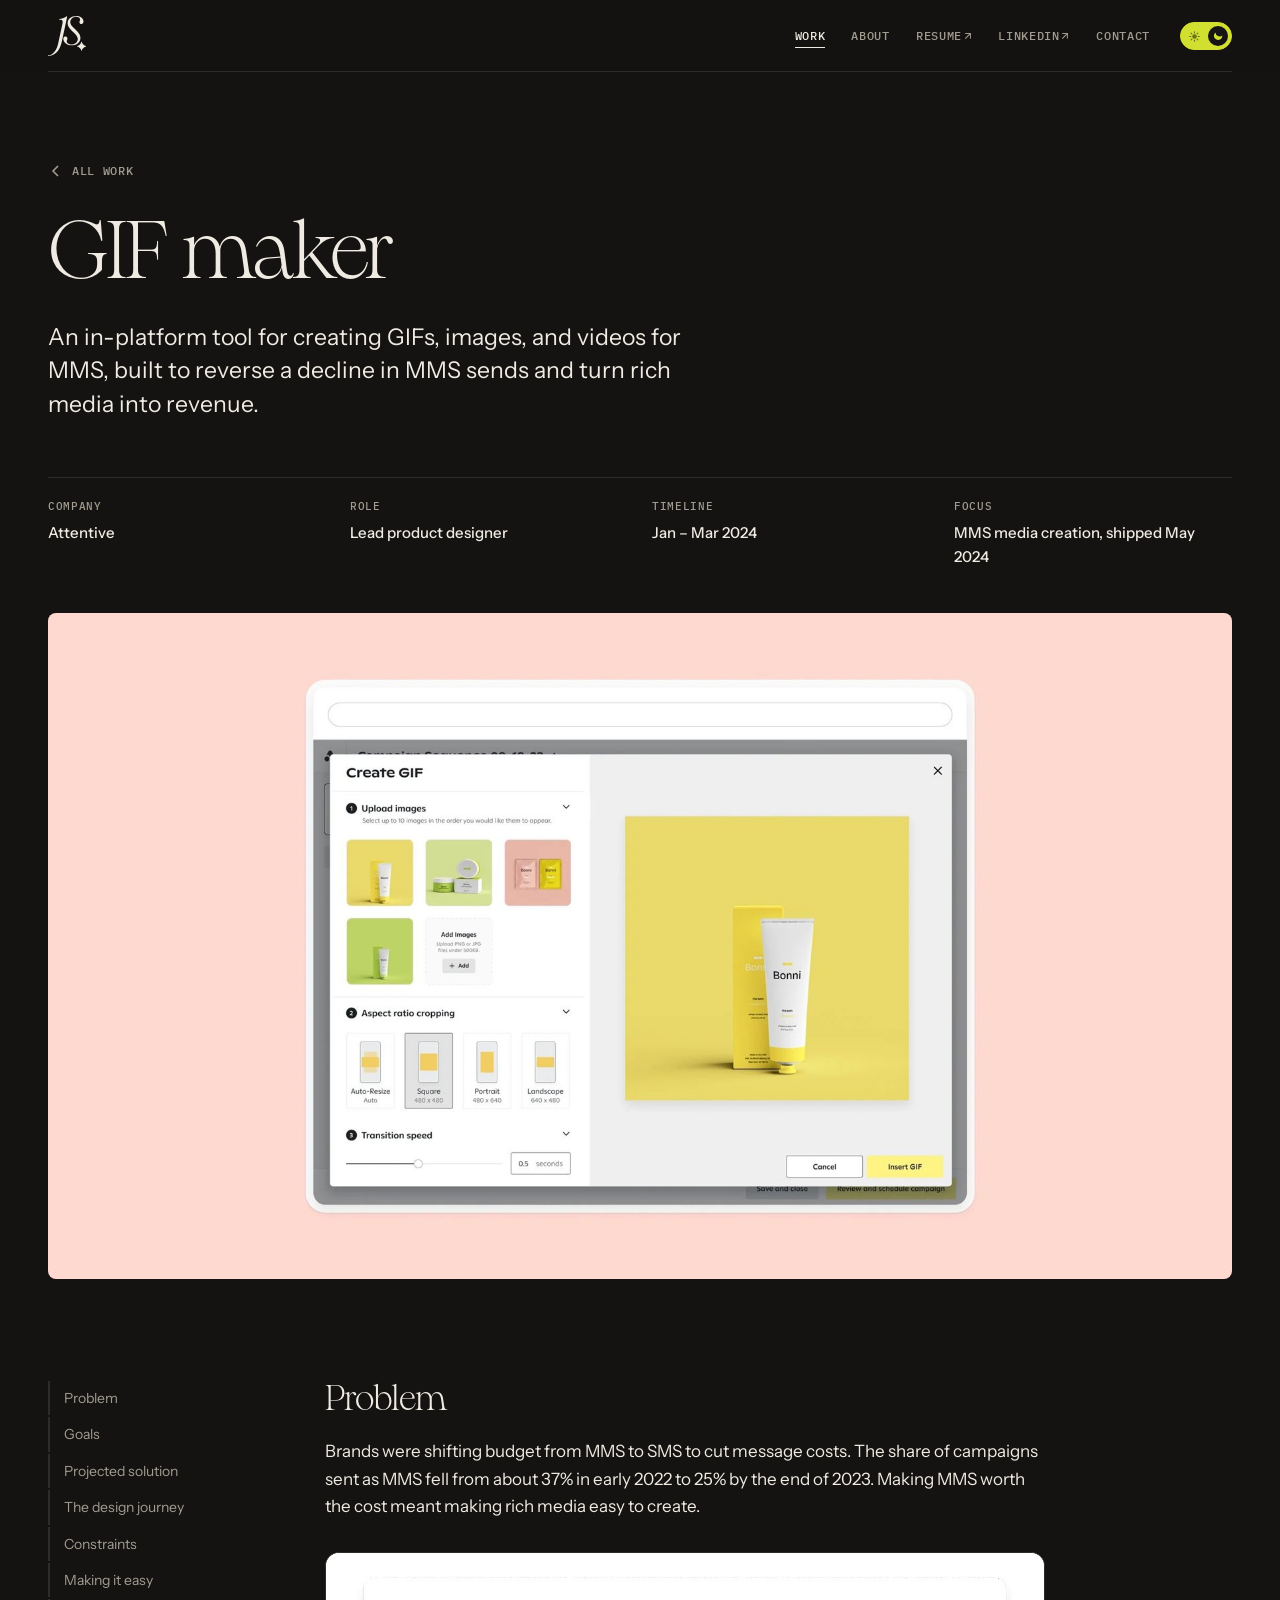
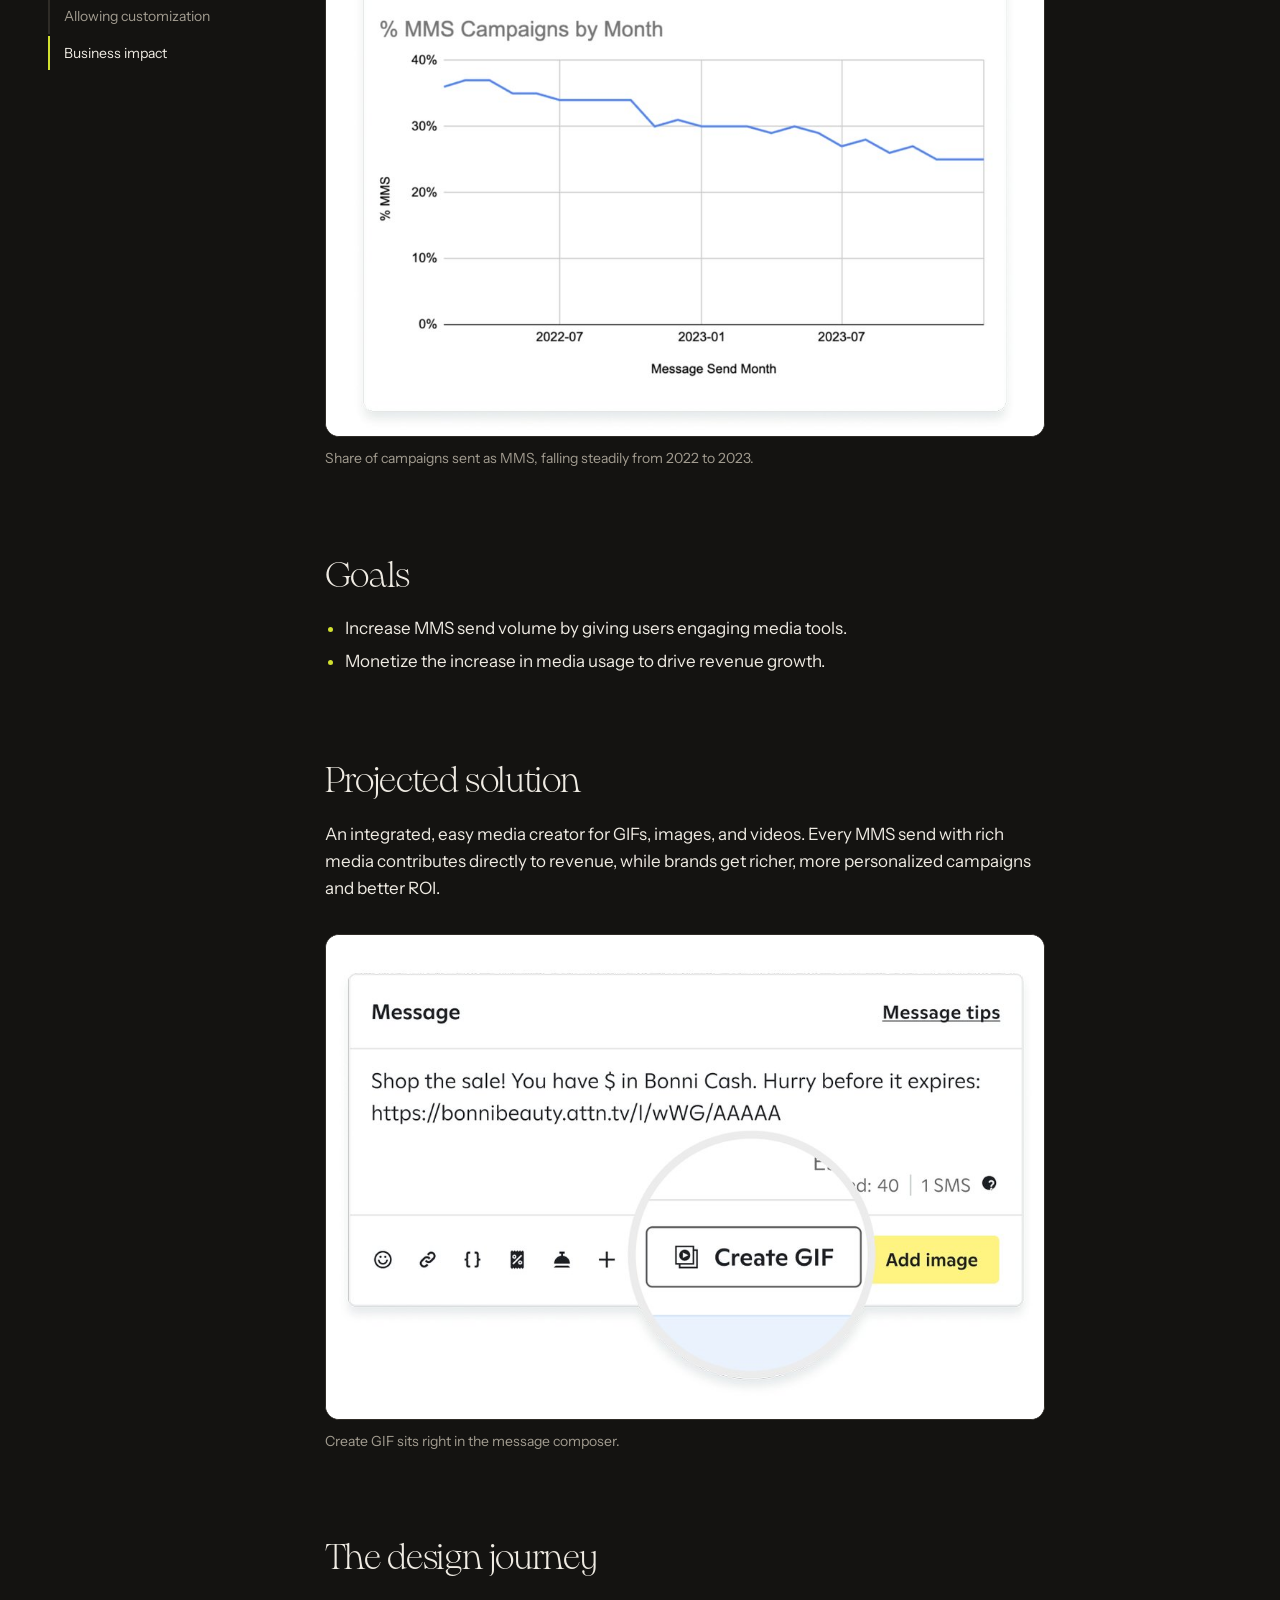
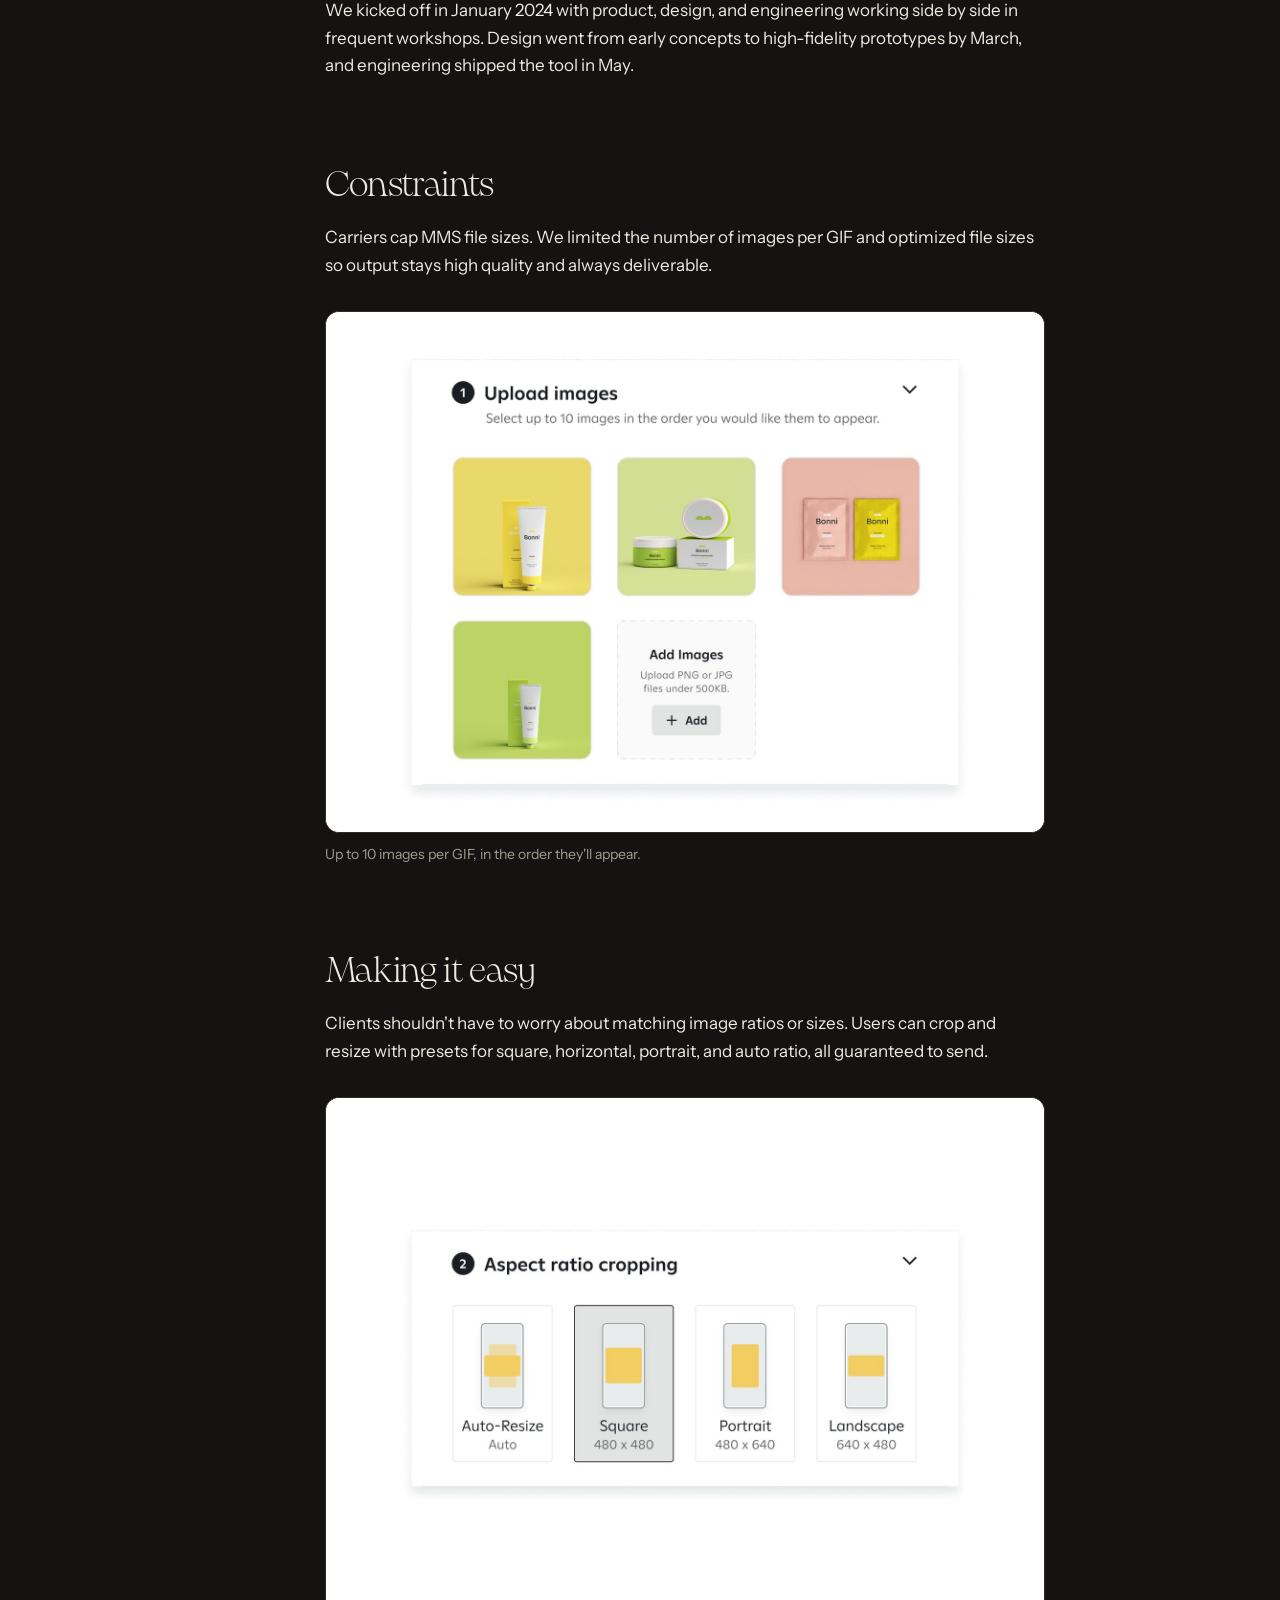
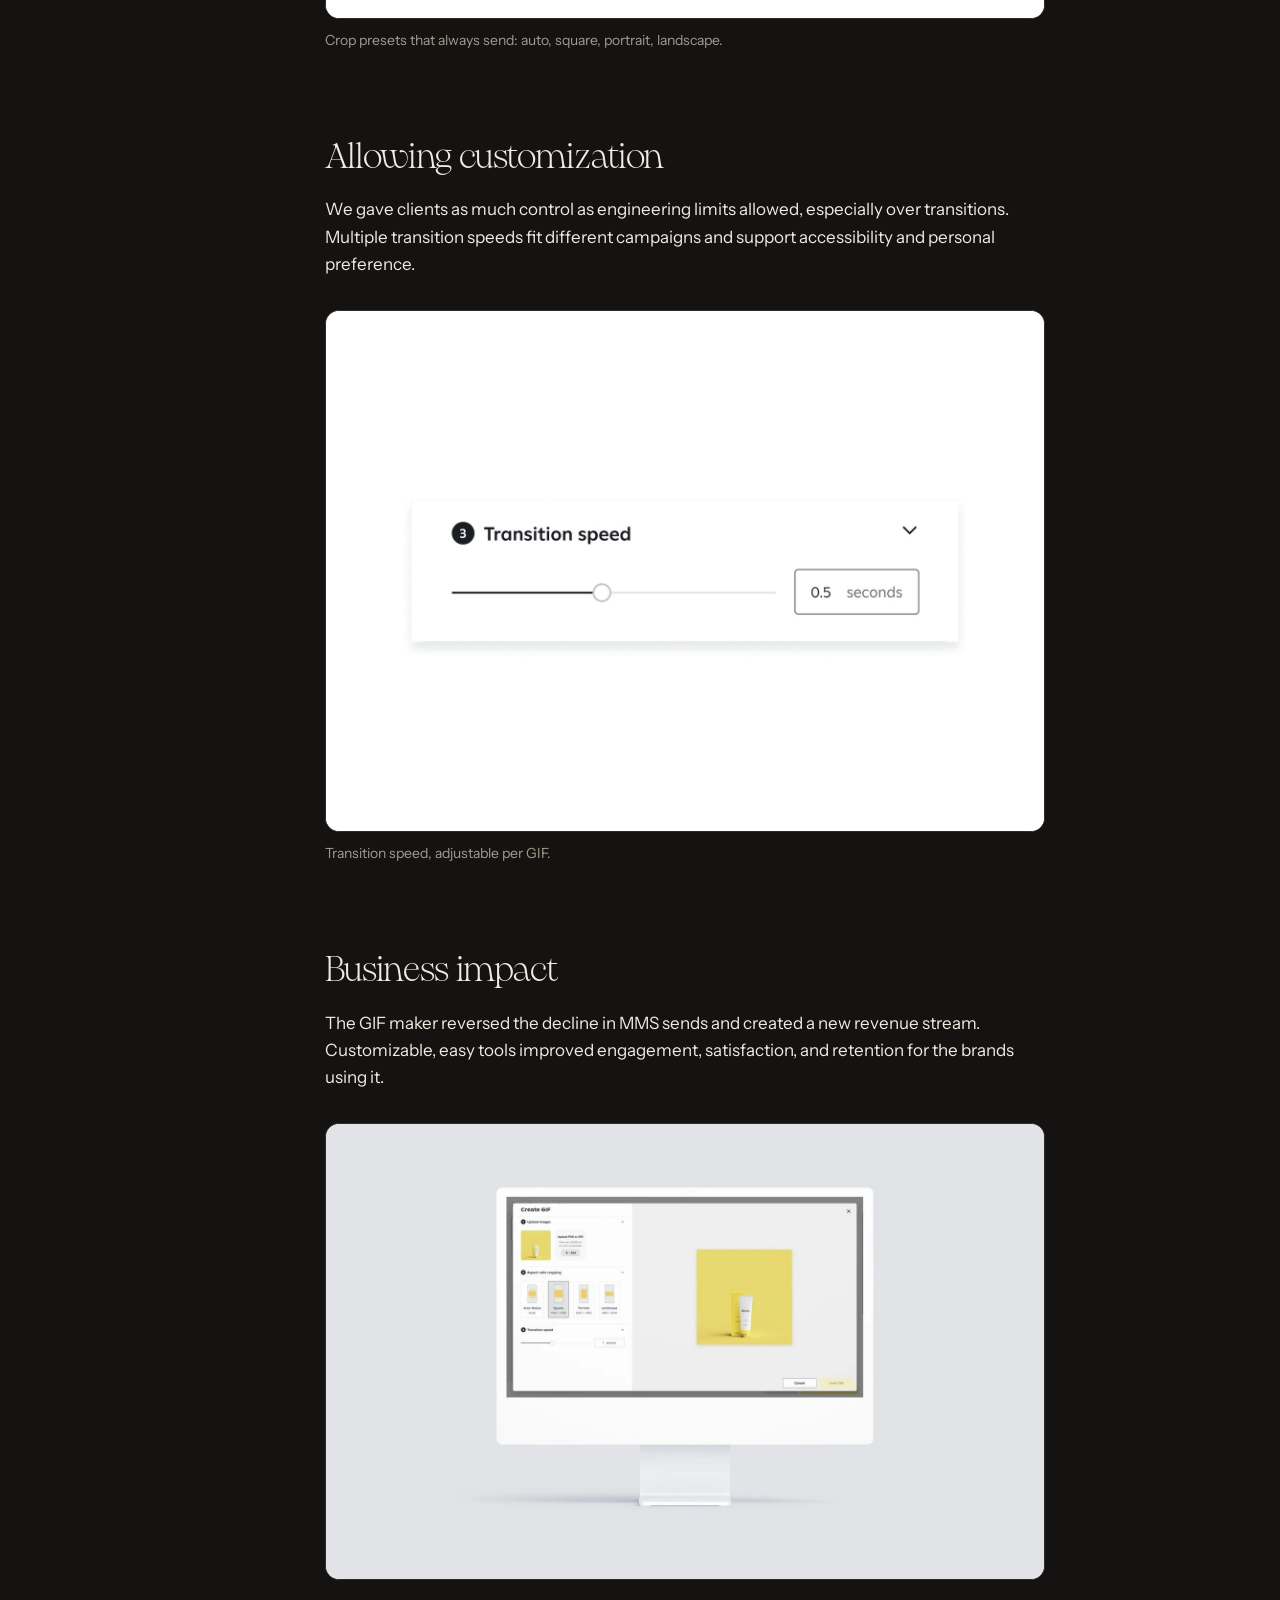
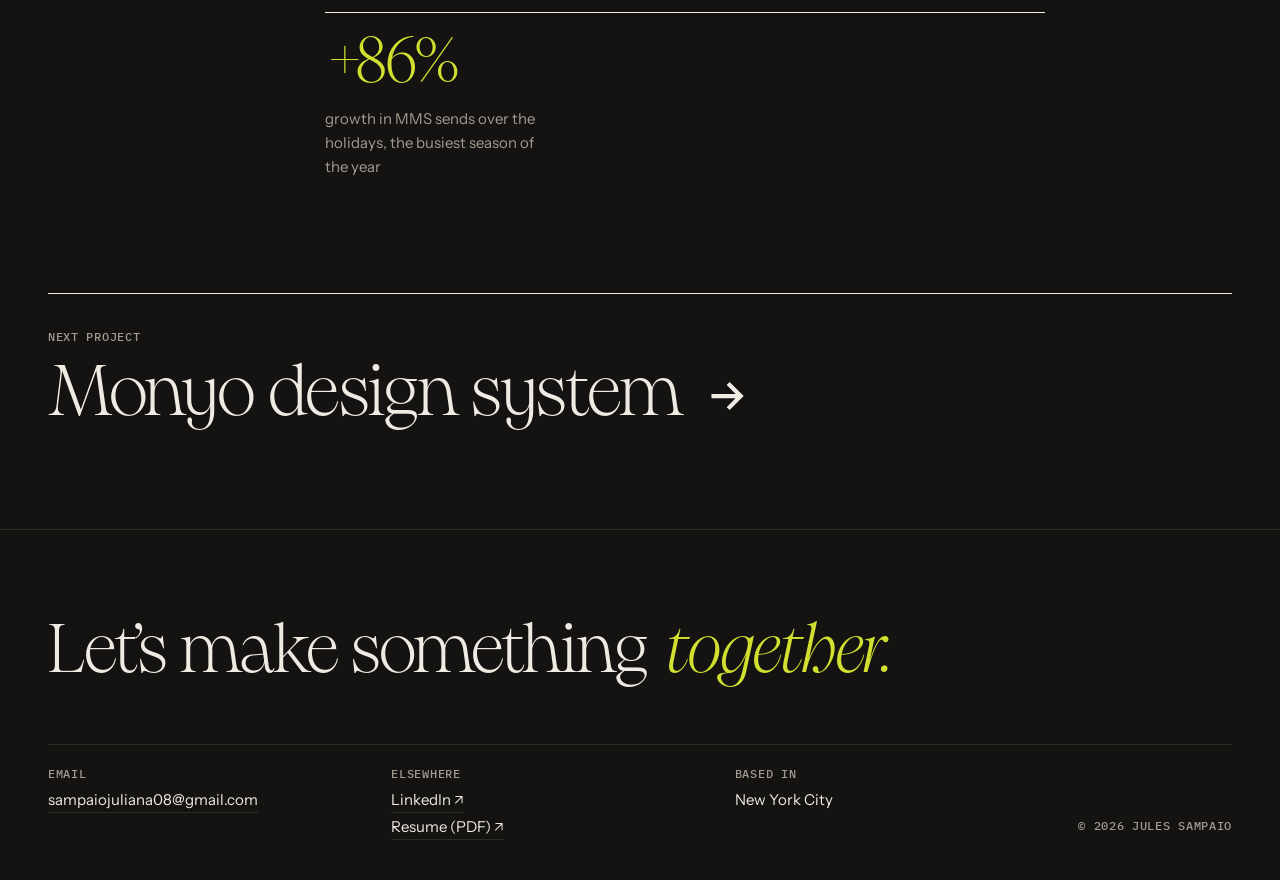
<file: gif-maker.html>
<!DOCTYPE html>
<html lang="en">
<head>
<meta charset="utf-8">
<meta name="viewport" content="width=device-width, initial-scale=1">
<!-- Hidden from the portfolio: not linked from any page. To bring it back, restore its card in index.html and the next-project link in ai-creatives.html. -->
<meta name="robots" content="noindex">
<title>GIF maker | Jules Sampaio</title>
<meta name="description" content="An in-platform tool for creating GIFs, images, and videos for MMS, built to reverse a decline in MMS sends and turn rich media into revenue.">
<meta property="og:title" content="GIF maker | Jules Sampaio">
<meta property="og:description" content="An in-platform tool for creating GIFs, images, and videos for MMS, built to reverse a decline in MMS sends and turn rich media into revenue.">
<meta property="og:image" content="https://www.julianasampaio.com/images/og.png?v=2">
<meta property="og:type" content="website">
<meta name="twitter:card" content="summary_large_image">
<link rel="icon" href="images/favicon-light.png" type="image/png" media="(prefers-color-scheme: light)">
<link rel="icon" href="images/favicon-dark.png" type="image/png" media="(prefers-color-scheme: dark)">
<link rel="apple-touch-icon" href="images/apple-touch-icon.png">
<meta name="theme-color" content="#141311">
<link rel="preconnect" href="https://fonts.googleapis.com"><link rel="preconnect" href="https://fonts.gstatic.com" crossorigin><link href="https://fonts.googleapis.com/css2?family=Instrument+Sans:ital,wght@0,400..700;1,400&family=IBM+Plex+Mono:wght@500&display=swap" rel="stylesheet">
<script>(function(){var t;try{t=localStorage.getItem("theme")}catch(e){}document.documentElement.dataset.theme=(t==="light"||t==="dark")?t:"dark"})()</script>
<link rel="stylesheet" href="styles.css?v=12">
</head>
<body>
<a class="skip" href="#main">Skip to content</a>
<header class="site-head"><div class="wrap">
  <a class="mark" href="index.html"><span class="logo" role="img" aria-label="Jules Sampaio, home"></span></a>
  <div class="head-right"><nav class="nav" aria-label="Main"><a href="index.html" aria-current="page">Work</a><a href="about.html">About</a><a href="resume.pdf?v=7" target="_blank" rel="noopener" class="hide-sm">Resume<span class="ext" aria-hidden="true">↗</span></a><a href="https://www.linkedin.com/in/julianasampaio8/" target="_blank" rel="noopener" class="hide-sm">LinkedIn<span class="ext" aria-hidden="true">↗</span></a><a href="mailto:sampaiojuliana08@gmail.com">Contact</a></nav><button class="theme-toggle" type="button" role="switch" aria-checked="false" aria-label="Dark mode"><svg class="t-sun" viewBox="0 0 24 24" aria-hidden="true"><circle cx="12" cy="12" r="5" fill="currentColor"/><g stroke="currentColor" stroke-width="2.4" stroke-linecap="round"><path d="M12 1.5v2.5M12 20v2.5M1.5 12H4M20 12h2.5M4.6 4.6l1.8 1.8M17.6 17.6l1.8 1.8M4.6 19.4l1.8-1.8M17.6 6.4l1.8-1.8"/></g></svg><svg class="t-moon" viewBox="0 0 24 24" aria-hidden="true"><path d="M20.5 14.2A8.5 8.5 0 0 1 9.8 3.5a8.5 8.5 0 1 0 10.7 10.7z" fill="currentColor"/></svg><span class="knob"><svg class="sun" viewBox="0 0 24 24" aria-hidden="true"><circle cx="12" cy="12" r="5" fill="currentColor"/><g stroke="currentColor" stroke-width="2.4" stroke-linecap="round"><path d="M12 1.5v2.5M12 20v2.5M1.5 12H4M20 12h2.5M4.6 4.6l1.8 1.8M17.6 17.6l1.8 1.8M4.6 19.4l1.8-1.8M17.6 6.4l1.8-1.8"/></g></svg><svg class="moon" viewBox="0 0 24 24" aria-hidden="true"><path d="M20.5 14.2A8.5 8.5 0 0 1 9.8 3.5a8.5 8.5 0 1 0 10.7 10.7z" fill="currentColor"/></svg></span></button></div>
</div></header>
<main id="main">
<div class="wrap">
<header class="cs-top">
  <a class="back" href="index.html"><svg width="16" height="16" viewBox="0 0 16 16" aria-hidden="true"><path d="M10 3 5 8l5 5" fill="none" stroke="currentColor" stroke-width="1.6"/></svg>All work</a>
  <h1 style="view-transition-name:t-gif-maker">GIF maker</h1>
  <p class="lede">An in-platform tool for creating GIFs, images, and videos for MMS, built to reverse a decline in MMS sends and turn rich media into revenue.</p>
  <dl class="meta">
    <div><dt>Company</dt><dd>Attentive</dd></div>
    <div><dt>Role</dt><dd>Lead product designer</dd></div>
    <div><dt>Timeline</dt><dd>Jan – Mar 2024</dd></div>
    <div><dt>Focus</dt><dd>MMS media creation, shipped May 2024</dd></div>
  </dl>
</header>
<div class="shot hero-shot" style="view-transition-name:img-gif-maker"><div class="ph" aria-hidden="true"><div><b>GIF maker</b><span>images/gif-maker/hero.jpg</span></div></div><img src="images/gif-maker/hero.jpg" alt="GIF maker" loading="eager" decoding="async"></div>
<div class="cs-body">
  <nav class="toc" aria-label="On this page"><ol><li><a href="#problem">Problem</a></li><li><a href="#goals">Goals</a></li><li><a href="#solution">Projected solution</a></li><li><a href="#journey">The design journey</a></li><li><a href="#constraints">Constraints</a></li><li><a href="#wins">Making it easy</a></li><li><a href="#customization">Allowing customization</a></li><li><a href="#impact">Business impact</a></li></ol></nav>
  <article class="prose"><section id="problem"><h2>Problem</h2><p>Brands were shifting budget from MMS to SMS to cut message costs. The share of campaigns sent as MMS fell from about 37% in early 2022 to 25% by the end of 2023. Making MMS worth the cost meant making rich media easy to create.</p><figure class="real "><div class="shot"><div class="ph" aria-hidden="true"><div><b>Problem</b></div></div><img src="images/gif-maker/problem.jpg" alt="Problem" loading="lazy" decoding="async"></div><figcaption>Share of campaigns sent as MMS, falling steadily from 2022 to 2023.</figcaption></figure></section><section id="goals"><h2>Goals</h2><ul><li>Increase MMS send volume by giving users engaging media tools.</li><li>Monetize the increase in media usage to drive revenue growth.</li></ul></section><section id="solution"><h2>Projected solution</h2><p>An integrated, easy media creator for GIFs, images, and videos. Every MMS send with rich media contributes directly to revenue, while brands get richer, more personalized campaigns and better ROI.</p><figure class="real "><div class="shot"><div class="ph" aria-hidden="true"><div><b>Solution</b></div></div><img src="images/gif-maker/solution.jpg" alt="Solution" loading="lazy" decoding="async"></div><figcaption>Create GIF sits right in the message composer.</figcaption></figure></section><section id="journey"><h2>The design journey</h2><p>We kicked off in January 2024 with product, design, and engineering working side by side in frequent workshops. Design went from early concepts to high-fidelity prototypes by March, and engineering shipped the tool in May.</p></section><section id="constraints"><h2>Constraints</h2><p>Carriers cap MMS file sizes. We limited the number of images per GIF and optimized file sizes so output stays high quality and always deliverable.</p><figure class="real "><div class="shot"><div class="ph" aria-hidden="true"><div><b>MMS size limits</b></div></div><img src="images/gif-maker/constraints.jpg" alt="MMS size limits" loading="lazy" decoding="async"></div><figcaption>Up to 10 images per GIF, in the order they'll appear.</figcaption></figure></section><section id="wins"><h2>Making it easy</h2><p>Clients shouldn't have to worry about matching image ratios or sizes. Users can crop and resize with presets for square, horizontal, portrait, and auto ratio, all guaranteed to send.</p><figure class="real "><div class="shot"><div class="ph" aria-hidden="true"><div><b>Crop and resize presets</b></div></div><img src="images/gif-maker/wins.jpg" alt="Crop and resize presets" loading="lazy" decoding="async"></div><figcaption>Crop presets that always send: auto, square, portrait, landscape.</figcaption></figure></section><section id="customization"><h2>Allowing customization</h2><p>We gave clients as much control as engineering limits allowed, especially over transitions. Multiple transition speeds fit different campaigns and support accessibility and personal preference.</p><figure class="real "><div class="shot"><div class="ph" aria-hidden="true"><div><b>Transition speed</b></div></div><img src="images/gif-maker/customization.jpg" alt="Transition speed" loading="lazy" decoding="async"></div><figcaption>Transition speed, adjustable per GIF.</figcaption></figure></section><section id="impact"><h2>Business impact</h2><p>The GIF maker reversed the decline in MMS sends and created a new revenue stream. Customizable, easy tools improved engagement, satisfaction, and retention for the brands using it.</p><figure class="real "><div class="shot"><div class="ph" aria-hidden="true"><div><b>The Create GIF modal on desktop</b></div></div><img src="images/gif-maker/final.jpg" alt="The Create GIF modal on desktop" loading="lazy" decoding="async"></div></figure><dl class="stats"><div><dt>+86%</dt><dd>growth in MMS sends over the holidays, the busiest season of the year</dd></div></dl></section></article>
</div>
<a class="next" href="monyo-design-system.html"><span>Next project</span><strong>Monyo design system<svg width="0.7em" height="0.7em" viewBox="0 0 24 24" aria-hidden="true"><path d="M5 12h14M13 6l6 6-6 6" fill="none" stroke="currentColor" stroke-width="2"/></svg></strong></a>
</div>
</main>
<footer class="site-foot"><div class="wrap">
  <p class="say">Let’s make something <em>together.</em></p>
  <div class="foot-grid">
    <div><span class="label">Email</span><p><a href="mailto:sampaiojuliana08@gmail.com">sampaiojuliana08@gmail.com</a></p></div>
    <div><span class="label">Elsewhere</span><p><a href="https://www.linkedin.com/in/julianasampaio8/" target="_blank" rel="noopener">LinkedIn<span class="ext" aria-hidden="true">↗</span></a><a href="resume.pdf?v=7" target="_blank" rel="noopener">Resume (PDF)<span class="ext" aria-hidden="true">↗</span></a></p></div>
    <div><span class="label">Based in</span><p>New York City</p></div>
    <span class="label copy">© 2026 Jules Sampaio</span>
  </div>
</div></footer>
<script src="script.js?v=6"></script>
</body>
</html>
</file>
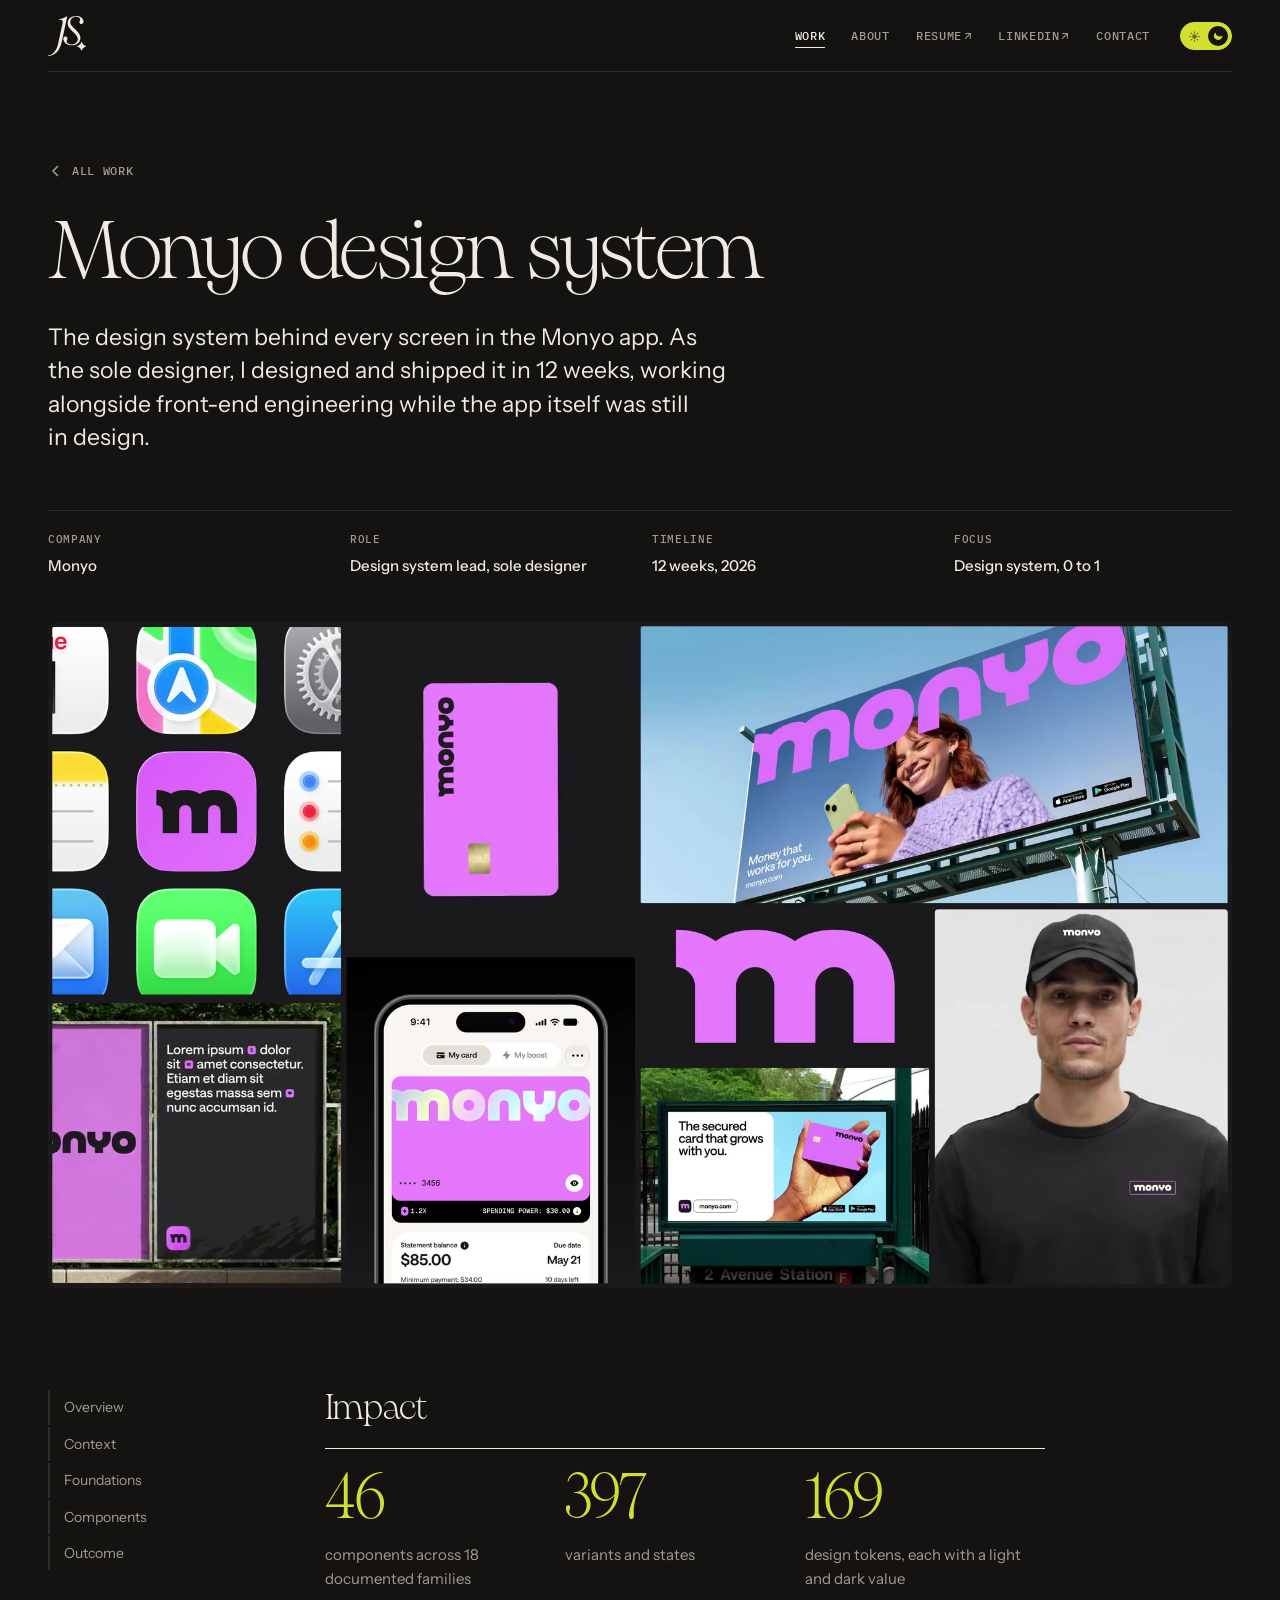
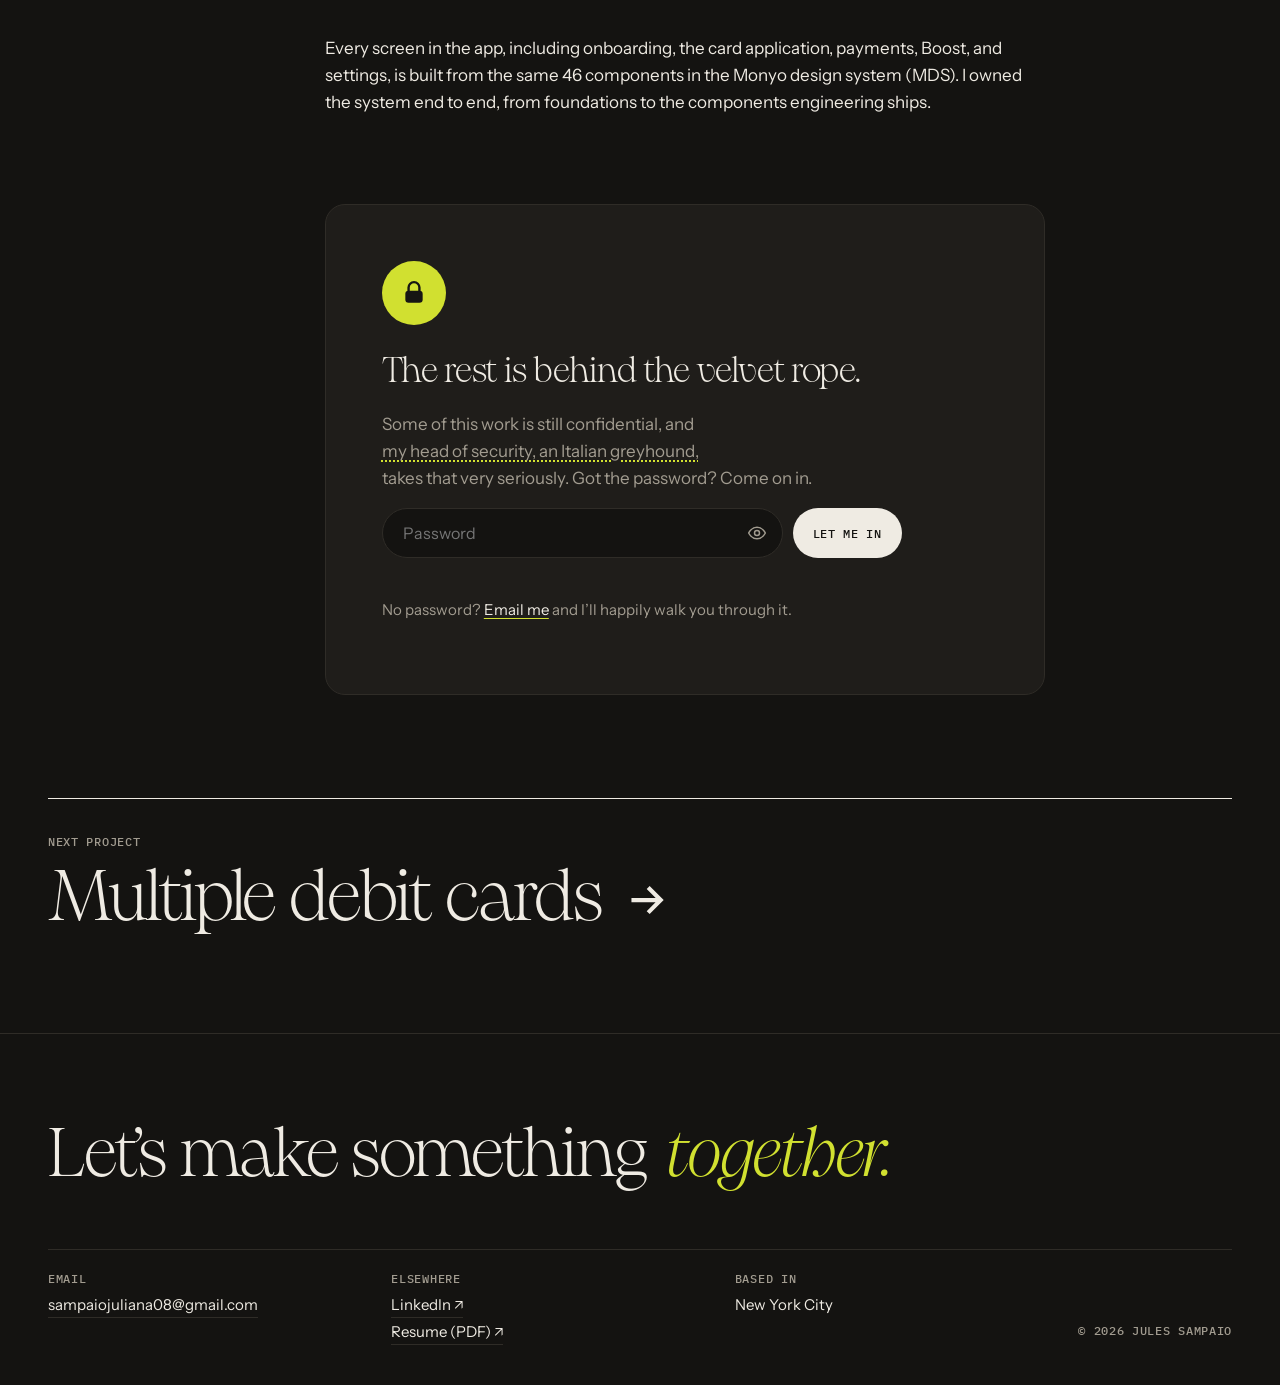
<file: monyo-design-system.html>
<!DOCTYPE html>
<html lang="en">
<head>
<meta charset="utf-8">
<meta name="viewport" content="width=device-width, initial-scale=1">
<title>Monyo design system | Jules Sampaio</title>
<meta name="description" content="The design system behind every screen in the Monyo app. As the sole designer, I designed and shipped it in 12 weeks, working alongside front-end engineering while the app itself was still in design.">
<meta property="og:title" content="Monyo design system | Jules Sampaio">
<meta property="og:description" content="The design system behind every screen in the Monyo app. As the sole designer, I designed and shipped it in 12 weeks, working alongside front-end engineering while the app itself was still in design.">
<meta property="og:image" content="https://www.julianasampaio.com/images/og.png?v=2">
<meta property="og:type" content="website">
<meta name="twitter:card" content="summary_large_image">
<link rel="icon" href="images/favicon-light.png" type="image/png" media="(prefers-color-scheme: light)">
<link rel="icon" href="images/favicon-dark.png" type="image/png" media="(prefers-color-scheme: dark)">
<link rel="apple-touch-icon" href="images/apple-touch-icon.png">
<meta name="theme-color" content="#141311">
<link rel="preconnect" href="https://fonts.googleapis.com"><link rel="preconnect" href="https://fonts.gstatic.com" crossorigin><link href="https://fonts.googleapis.com/css2?family=Instrument+Sans:ital,wght@0,400..700;1,400&family=IBM+Plex+Mono:wght@500&display=swap" rel="stylesheet">
<script>(function(){var t;try{t=localStorage.getItem("theme")}catch(e){}document.documentElement.dataset.theme=(t==="light"||t==="dark")?t:"dark"})()</script>
<link rel="stylesheet" href="styles.css?v=12">
</head>
<body>
<a class="skip" href="#main">Skip to content</a>
<header class="site-head"><div class="wrap">
  <a class="mark" href="index.html"><span class="logo" role="img" aria-label="Jules Sampaio, home"></span></a>
  <div class="head-right"><nav class="nav" aria-label="Main"><a href="index.html" aria-current="page">Work</a><a href="about.html">About</a><a href="resume.pdf?v=7" target="_blank" rel="noopener" class="hide-sm">Resume<span class="ext" aria-hidden="true">↗</span></a><a href="https://www.linkedin.com/in/julianasampaio8/" target="_blank" rel="noopener" class="hide-sm">LinkedIn<span class="ext" aria-hidden="true">↗</span></a><a href="mailto:sampaiojuliana08@gmail.com">Contact</a></nav><button class="theme-toggle" type="button" role="switch" aria-checked="false" aria-label="Dark mode"><svg class="t-sun" viewBox="0 0 24 24" aria-hidden="true"><circle cx="12" cy="12" r="5" fill="currentColor"/><g stroke="currentColor" stroke-width="2.4" stroke-linecap="round"><path d="M12 1.5v2.5M12 20v2.5M1.5 12H4M20 12h2.5M4.6 4.6l1.8 1.8M17.6 17.6l1.8 1.8M4.6 19.4l1.8-1.8M17.6 6.4l1.8-1.8"/></g></svg><svg class="t-moon" viewBox="0 0 24 24" aria-hidden="true"><path d="M20.5 14.2A8.5 8.5 0 0 1 9.8 3.5a8.5 8.5 0 1 0 10.7 10.7z" fill="currentColor"/></svg><span class="knob"><svg class="sun" viewBox="0 0 24 24" aria-hidden="true"><circle cx="12" cy="12" r="5" fill="currentColor"/><g stroke="currentColor" stroke-width="2.4" stroke-linecap="round"><path d="M12 1.5v2.5M12 20v2.5M1.5 12H4M20 12h2.5M4.6 4.6l1.8 1.8M17.6 17.6l1.8 1.8M4.6 19.4l1.8-1.8M17.6 6.4l1.8-1.8"/></g></svg><svg class="moon" viewBox="0 0 24 24" aria-hidden="true"><path d="M20.5 14.2A8.5 8.5 0 0 1 9.8 3.5a8.5 8.5 0 1 0 10.7 10.7z" fill="currentColor"/></svg></span></button></div>
</div></header>
<main id="main">
<div class="wrap">
<header class="cs-top">
  <a class="back" href="index.html"><svg width="16" height="16" viewBox="0 0 16 16" aria-hidden="true"><path d="M10 3 5 8l5 5" fill="none" stroke="currentColor" stroke-width="1.6"/></svg>All work</a>
  <h1 style="view-transition-name:t-monyo-design-system">Monyo design system</h1>
  <p class="lede">The design system behind every screen in the Monyo app. As the sole designer, I designed and shipped it in 12 weeks, working alongside front-end engineering while the app itself was still in design.</p>
  <dl class="meta">
    <div><dt>Company</dt><dd>Monyo</dd></div>
    <div><dt>Role</dt><dd>Design system lead, sole designer</dd></div>
    <div><dt>Timeline</dt><dd>12 weeks, 2026</dd></div>
    <div><dt>Focus</dt><dd>Design system, 0 to 1</dd></div>
  </dl>
</header>
<div class="shot hero-shot video-hero" style="view-transition-name:img-monyo-design-system"><video src="images/monyo-design-system/brand.mp4" poster="images/monyo-design-system/brand-poster.jpg" autoplay muted loop playsinline aria-label="Monyo brand system across app icon, card, billboard, app, and merch"></video></div>
<div class="cs-body">
  <nav class="toc" aria-label="On this page"><ol><li><a href="#impact" data-sections="impact">Overview</a></li><li><a href="#challenge" data-sections="challenge brief">Context</a></li><li><a href="#built" data-sections="built tokens color foundations">Foundations</a></li><li><a href="#components" data-sections="components scale accessibility">Components</a></li><li><a href="#decisions" data-sections="decisions result">Outcome</a></li></ol></nav>
  <article class="prose"><section id="impact"><h2>Impact</h2><dl class="stats"><div><dt>46</dt><dd>components across 18 documented families</dd></div><div><dt>397</dt><dd>variants and states</dd></div><div><dt>169</dt><dd>design tokens, each with a light and dark value</dd></div></dl><p>Every screen in the app, including onboarding, the card application, payments, Boost, and settings, is built from the same 46 components in the Monyo design system (MDS). I owned the system end to end, from foundations to the components engineering ships.</p></section><div class="vault" data-salt="anVsZXMtc2FtcGFpby12YXVsdC12MQ==" data-iter="310000">
  <div class="vault-card">
    <img class="guard" src="images/guard.webp" alt="My Italian greyhound, head of security, peering over a laptop" width="280" height="280" loading="lazy">
    <div class="vault-icon" aria-hidden="true"><svg viewBox="0 0 24 24"><path d="M7 10V7a5 5 0 0 1 10 0v3" fill="none" stroke="currentColor" stroke-width="2.2" stroke-linecap="round"/><rect x="4" y="10" width="16" height="11" rx="3" fill="currentColor"/></svg></div>
    <h2 class="vault-title">The rest is behind the velvet rope.</h2>
    <p class="vault-copy">Some of this work is still confidential, and<br> <span class="security" role="button" tabindex="0" aria-expanded="false">my head of security, an Italian greyhound,</span><br> takes that very seriously. Got the password? Come on in.</p>
    <form class="vault-form">
      <label class="sr-only" for="vault-pw">Password</label>
      <div class="vault-field">
        <input id="vault-pw" name="password" type="password" placeholder="Password" autocomplete="off" autocapitalize="off" spellcheck="false" enterkeyhint="go">
        <button class="vault-eye" type="button" aria-label="Show password" aria-pressed="false"><svg class="eye-open" viewBox="0 0 24 24" aria-hidden="true"><path d="M2 12s3.6-7 10-7 10 7 10 7-3.6 7-10 7S2 12 2 12z" fill="none" stroke="currentColor" stroke-width="1.8" stroke-linejoin="round"/><circle cx="12" cy="12" r="3" fill="none" stroke="currentColor" stroke-width="1.8"/></svg><svg class="eye-shut" viewBox="0 0 24 24" aria-hidden="true"><path d="M3 3l18 18M10.6 5.1A10.7 10.7 0 0 1 12 5c6.4 0 10 7 10 7a17.6 17.6 0 0 1-3.2 4.2M6.6 6.6C3.7 8.4 2 12 2 12s3.6 7 10 7c1.8 0 3.4-.5 4.7-1.3M9.9 9.9a3 3 0 0 0 4.2 4.2" fill="none" stroke="currentColor" stroke-width="1.8" stroke-linecap="round" stroke-linejoin="round"/></svg></button>
      </div>
      <button class="btn solid" type="submit">Let me in</button>
    </form>
    <p class="vault-msg" role="status" aria-live="polite"></p>
    <p class="vault-alt">No password? <a href="mailto:sampaiojuliana08@gmail.com">Email me</a> and I’ll happily walk you through it.</p>
  </div>
  <script type="application/octet-stream" class="vault-data">thHZz9bTN2R1/Y7POkVMvb+FkIvZkWX8qXjXvsK4HLBPmeqClY52pxdCs+r0l0BZ23vdRFPh2W2uPVJdAZld971pY1W3bjINyvsxrI8toLKtW1IMxLxdN3+qdETX3QwyS7cSn3F2zZn21wPf83ZIHTMpBk3G93Al3uw5TXupsTgTe72l/uVEQC59qOOcDGcqjKZJFl6auiNqn4sCh4UJ3M/znHih1dAT/WdggR5rWS6gt0G+3ijWPYInkfjJw7NQoQPLEKDNFfZwt3Vk6PLkW52O9ZY+2HujXmUomd+YDmLqXvy9QCt8U5dqTgZrvDbWYY4uKITtWiZ/VhjbGgNWWI5Wbp2EOI5aeH31nMXNt9vT18QZC2yaEIHOtCUCBDqFuNBbOq/w6r2GRI3I6lWK4CkMbhoAGkpKwuLrv10AVy2qEuRg2Fdihs8jwcVB19mkjORp5ioVI+JXpdxGaMhqM4qN9dVFOLRGA+eS2lNUzCkYStCHQMxxD2PFiTW9jZa0jSrWV+/Bhwikth79r6apJyt6Dwdc57Qa0aJlGVJtXmZaEWW3wWTiug62CbxgCZMq5mH64tRgWaFqlHd/TArDZ9XQbeElnOvPpxTRxZwRCz6Xc5qWMjf/WBp/nphI2t4VBOokR1z2PYPhljhe0YqBiiMfIIc9RsoMp6NTGJBxw4Pr/zpeqjau9HaIH7qlEvzQgL5JeymQ5uSVc6HxvoJwnSdwfb1+UULTwV+ya/jBs9bPxeAouSg2ndRxSGcfCmt7qjXMt7gfhyyTXrl4VkD2G2F+E50mi1/flio/3N+wBTbFcENtGUyjaksf89/er73nrvTS6GFLrNdrXZeLKtHI8oOWa44mmiG0N4gkDt/eFuRDonYNzdEEDtIC0afe4UYtE42d/j0V5Md/cXuSXwrNTKloYE/iJU1MhhVCsA291HDHjBp+FtzH8mRDWwz7kr5jeFWOBtXBFOw8+1NHFTBpUDZOO0iwpsKRzooY/nSmbdv9MOXdywSDKPwozqjtjcYvy+Uppr/8PcjsX+whCDfH9QmmqegK6lEl18RPq8oQ4hoOYaBBdjNMU+sPuSse/N6d7EJVIMlnvuP8TDyFiiKVH1wkLEEroOKoBOluR/+/RMonk+DNzbI8rpaq1nr2ZznrJh1k2nc2RaVbmHh4SNtafdeWyeIbp5SGv9iqveM/hPKpbZhLRRopk15DJ6/tvhovViNn7+jwAxIeCcujGLAHgvkgMUuTgpoT//yyRBxUsxHLk3Z+fGrjmz/7MUgW+8kn9rSiNidIbhiM1TdWtH/ajQyWRWRdZFWZJ8NsjbI8K+52/qvKkP4TVdJnmSBxSWLPz+bkdMVVvqO9H/m+AKEHXTThbebg7B76GzxuvRtlWRCGbL8UJiK3QArAM7qtE4FT0Ax7skXa9qNhxRZLYyc0Kc9Kr1Hq/7WdAQ0ZUnCT2w7acRVKAfwSu7z/[base64]/MoEgjHusFLPPm+CJx4xNwNla4alAzD0goTahtfJxCmIVzaqcuDBaH/KLfWF6XWe4gBWTcgxIMsBDYxE1gqfQqeBSZVuz/YfedkVzCQA+phVLr/8kHJJTZoQ/bhOiBKN/dr5onu5DK4v5P2/[base64]/BmgvnSH0wNfv/hqlz+n+/MwAbAgJi69DeoO0DJEABc0ot/It39xt1wzL+hu6kivSvbT3+CDs+tBNXcyiJeJBzY/aVNLJ/[base64]/TxIqE/9DPAJcdHIe0YWU0vNbIPHjQOT7z5m57C4T11HPRgSG40Lona1oPzmo5zdw1bro09tbT8KQ4prpeBXdXoI4khQVwtKE8AH15myKD0JX91Okk2RY5tnhjcRV8o+HfSb0mIbXpkQXo1S0FRv0PN9chfEvtcs/NdnT8edkWl80zZimg2njxZUFq7hczw2yZDanbr4Lq8KwtLz04LOYBUUZ/4ycPHEtsCLzj+NXntwAXZ4SAu5sCBK9S5Ntxki1yS5jwIpDdonExzcHsmgo37ztoqEEj+ChSGdaOO9hou8fcEEMFsT7kzD6jL4S+cFwSMbwrDl4rKXff6PZ+ttJoJIwFdUfzqn3ePWyD1DhNU/IwrFlFg7BfGwAzRCgRIzG68sboONvQE9KDVlbYnqatXpHtkyqu2RK3YFeEqlCe/y5YPD+s5Jg8bArr2R6p/8P4cc7FOiSAJzuhaEwEgIwzC0OeQHKEIltn9BecS2x7F8t5VfxnJ33WCC5YT0VARH+yddOq7top03KzNg44zm+9B3Gl/bJJILTJ61VGwjEEtATgDBJF/twx72464xGmvlQEkHPGFWW44gZwkz88svJzK6zti3HejXyuJenNfy5Te8HK5fFay1N6XJESOF2wgP/Boz+4dHNIc79M951y+fGaBwMIM40TNNvjnaCDsv37xUCSJV3p7E9dOzCe0uxlEnHKtTC9+VckUV2O3nXQDx8tah/r6oC3i4B6/sGbvxzaIAOkjbDUWw0iOfwWEQoKorV+g7M9c4pXsr0ut20XrZBXA2gJe8RwN+hOPuRDkbPtzKaoO+GJDvQ1qDG4TT3cWXC7mQJvqspiWW4hVqnbvZcSSVu38CWfgN78eKqgV6Wwb5P/63GzPt03azBnfXtIyq2dd+5lAs4Ey3jzK63nXmuWKGUgCZDDM0x6aI61h0DeTZdt7zh3Imyv6nq0PbFW08kC1h8HIHvOs1pEPex/ugJKITPazRaLERFQxOko9X4WiO+VwIYeRl6U4y7DpSxhE1aVBorNimMtQ95lJ9ugON1/Lq8mRrk51iQLQaWORqt/DNsyR7I0OGa+dzilby048J2lFF6jP8i17DkqkPceHH0RnhYV6rqrv1vQ/W5Iv1z9/F1TXAKk2a5MubJrVjV7C95wj3ZPDw6w+i1nNszMh8ZZ3A+TjelipwEkcDU5xeuZ8flDC4H2ORzvH+7oQWw8DZZulTieqYcVmMDlVL5s8mm+v6J+NMO7i1bJq4aFcts1ofnp1w3wpGFHSZkayF21nhlqpzQWCUr/xCYKLt+XldXa0xJ19TWeALn07Y4vRnZOBkpK4tHKkGlCNGgx8WuK2qwZYsu7EGMYsacgvHK0ZS0PcK+c352DkKiWf1cJdGQya2qLYKMsZm59V/u+Vxvr90S+1dBNnA3vLzJ1hbpDUx4AgJ/gUPHXVyYUBH5KKDRvuJw538GFWVmH3ZrQasrJu1Ax/eTYeIEdXJS+u5pgZNtMCMnd+czmzgSgERCBpkEPI7AwWy123AlNehWTv+sp2kRnwTqvbpCYCB6iBvLIvHFBQ6J2D9R7qlY/YkXVgn24chrVLPi+QIfzvUGrrA7lhTTXjRUJzZ6M6irOYp+JN53oBcYlwwWMXURGeLl0J2PSpXMH/qOdjM3c6ijq3M3eQrtSprq2cfzgPhJbF22IifhbPm6iS8RPt0Wf2PoJTJC809Hdpz140Ci5+peFaGPJy2R5fPjk8XJ7RNZSkKjxODabwRbhN2vB+EP8lO7204Lz2actB0pRxndCvkAy3vp5dg4Lg/fjjifED3+38RJ2kvI3jpaUBLFnG8qtyS4xndu3mCSj/a4PjwWgZr+rFtH+7w/cNf9fBpC2ypQCcqYslKzFabXkRqmGJvFGNSjtEE8XqkpvBRSUY9t96YHlrBe2UgvI0b2tCh1MhUwt3nFuK9A8RDUnHjzwr0OVCaBJcnBunLokLLcJKQKjJvVwJHv4zCcJLO/y4QISg588783BEPZ6bSuuwvhTSiPBZ+i44DVI/5Jf0U1K6lrBzXOii60SKUx93kyscGS3lM6T0B+o+pszq2mjq+CMTP80K8iTi4097sPuEHlHyIASW+gwgMoFRXueBzdBAYvEFOvFWB52PENJjRH6M4iAVtsisICkG4nK3coS92PT4uNm/i48zyXgImuM8J1g1nUxgrY36/Kur95nVmVZ066NNfALUCLlfdF2LQz5bLKm0NfdkUMngeO+D8itREGoS8vJ/OwLZT3YVGWZJ5kGPc+xt08HfcrvntN/dajmcKWBHjjdkq4Ste6Sb9oEKMY3kTeNeeQMLS016MvjOVNCBaURzv/1IkRK7d/P6CrrAEHNnQgUojK693Eu18kNoBRexb+S7MtWeysSr0kg6mRdKzjZScK8hhvlORb1h5z1r8ktL0EUNF9lzcnjQCGIvbt30duo/EsTEyFKNXYg5IviW+O7zyiAOKNkDjzpReQ8KCu1ez3cKUXWcAfr0JDlpbFnH2pe8brFKrxI/uk7pk4xKBfq2ZCCZ9vaE+0awNC1RWyk+BOlWODhkejlvKImbGYt643Fdw9afyCe8Z08GZUvQkrLN84uk03tcp+sXT1tS+8rXYnu7AgIUjOIpvO7YotrWLzfATex5MPpPIRRa6LY9bkIgBx/SgcoE7O1Q5efYoDuOIeSJQ1JR9FnzRD6L0nelpa4S1cVCvwx/gs67ip2AvsR7XYepHI0xklC5YSEVQDKP090poLBoijFIaq6p9Sii2ntg6EtkRS+8RTjKtLPUYlt33OjB/fJmxPoVzd7x3WdatYj9QI+JWFuF/rIV6fAHWbNLNc4NjMNwPqAzXN8JE3+xWHqyVbLjYC3lOujE/5YtH1wPS9WGyOqObl8d+y5mY7cz26NSp7wGhxAwbYn2fvkAkA77E5iYf/y4+nIgfTs3T0MFZPSltcDJpwu24R+/QsVBfZ+N678+EJ4Fd4mLTnUzBYtgzbdSZK4wgp88SmNntojErV2TIGVG/Dw12SYED3+PJT3d6OUb+UwPkNZXMYbWFe9ainIe4anNhkKrEXFFFbxOy40Wq5tXOsOdcPhneZ2UVcoMyEweWx3Tl46E6exccHPJMlFcw3Yxxl5k1Hdr6eaEcIrqfysbVXSWmE0dBMf1Nwk9O7fpsgKuBxDj/4G7qRB4mtfM73rsnWw/[base64]/q2ddxclzS4+k2T8ka9pjXfTjK+x3utyDIIqoHpFCMXz/ApYJE5W2c+OvEsP733hEDHMRgjjiUP4nOd36H9L6yWXwPnIx9wx7XasIcfxSJWl6fzUZpu0Gpf8sBuniPT2tXnbrptvEt0Px0t86WjmkBNLvbmJuUw0mxj5hnVOM6eoGNhCrzf7z+3bHf3E8bSETjvPXaUZeluZcdNwFy/tnMAdS0VQFD1YwKfN72gMHsvfKULf3eYIJ1QKGaVgcMThLURw4JAFH79/uyHwrn+PT7RL3eRr7B2D9nLhfthTu2jAOjz7/vkV2p40XaH9CP6Un3RRRwYiY/KZizePLyZFpBgJX3g/AZ1XrOd9a66QSJEdw4G5ukwfqCdmPmyKn/HesTiKorluAMaUX+5L0yuxVP+3VC4Nw6tCXHC0Q9hwJ6/4lAj4/wOrz11ZX6n9E/sgQNMggFNBBAFZR4zS+dw2fJDIby+IGq8XGGbbVUENY1d9NKEg6bYWW2Bvj3mI2pa3lVDBcowelFMAz32VSy7isUVw8M2GHE1lHMHP30pE4AIhrdGQbFSdOzAPmcwAjcscSAOLeoRXnOCZXk8lXqyIRvoVci+E6tYQfYfojJ/SDhH/wm2bIsAYpWd75omwlU0Dh5pKWRHVhGD7WSNCwCiQnREkE5irSrEfRjajNzBXUnfl1mBL45SMqFAfnVM4kbuxx+sMkCxEqDOfZK+HQSt0VuQyDsR+7TvnhhrggHM6VzLpDeV9WLS58I9V/KqI3j2S2pFnyof6Ml2A3z79sLIWC+PbS2CFZ9kHE2hfw2cU38Ga/HFzKzGmWredfFPjsw99QPH22C8EnbcbXhnELJz0XqjQWkqkIMR4ZxCQ9IKZxTxRfhPleIIbg1cH5K9+zRYN//lFNqf1h/Z59BGnExhIrDPO9T1xMQHNn87pf+klYK1t5+WUDIxqniJGcmpMe7R/+fz28V2UgiCxdI/[base64]/yXPhkGRi6c5N7XubCwmz3xebPQXkXWk5bMWy3MtMiD7wRm3/kC5YhWftZX8fUc6yc49AmkgVuQtTEhWY/zyxp9MTakB4YHCCTav6RZfEKYxrWkh5V23eCtt0NPKmzXhvq0qLgj1uVEJdfjrzonrcctK78vnupAcNPMKRMDKiGWtIxy6Rtmg429AwOLVrI3s0p8vijpw4PULM0tU6dKgbRvreFdsT1c2jUUZWkwFwjdNjP/ShKVOFi7F66G9thUUuoOBcA98lHFXEIDLw9ZJOVzIAMwt25Q++yN9x1C/ON74mVqfUuSwT4Hkx8HojdBBvnv8bAZl89eT3kFvu2BSXb6x1Cz/cId8CKHkti+ZiKB5n0mQwd7ORk0TCGkC9OCyDCfTiH5llyWuAft5sO+/IMG/bC8shv1j5HWKPFHeL0fvZBclfCFSFHrJX+57yJgtJDJU9dfaBKKXwSu1R4DV9ZZZI/PZKwuzh8au7fyDpwGnHOYIjgDZme/qWthocZAOJqxXPCua796alfdYsawo16Lxui4CaUrcE+Qaruf1EwahZb0p7I2d1St7jGvRYb0L3NKTQs9SY3Adtu3bFEhswO0PATBkFSV9Ek65UZ4w2uaoGO/9Ut+vGxwEP3i74N0duwzX0/aeEZiovooZyfQhueEf+N6iRCBubtouCceJLB2V5XiskaxB6vnPxyi9+pi4dViw+8iFUlXXayyNmi1I6n+yhC7OL6ZbU1aUGwFftv79JYAR/JqjN5gcMj6tZ+ROOzeOEWPZbAZj8XAnnfahxj2lcH9xVHRY3JLEf3bqP/1HXKIUz4uXo0kjb7zlPChaCpWzpy48hup9x3xx+yPsClxm6K59oPMbvU5OHdPJpFdIGHdQseuI6eq0YxVNSPTghPjX4iJTmPNqgWWEyMi2QLoSVxoBDReZs+mkOOp9akXuiS7rNdd618fslm7JBDxakqxfWBUq9vx4ZmbpI/QWKpjHnw2VilCCY4+5UKrvkzGAVSOyzS9ZUrLYxmZhg2CgyniPQBz2vqYqwRulT/T/r4UHEuekc2ihEXX+p5b7eS2X7LPJRqjDz99Ol7YwP84uOlojkUilBY+IblLsfXa0079KYgEji0SlHyvhkWlcypYKe190XqrYjmcN9x+Vh+/1pItqAOtkErS8HqrQe15rvvZSx8mUaelTsGyUOTtg3EQXlfyaCRfI7KmZb86TE9QwIw0fpP3DAe6hfR3M/Uh/IcDWEaQFCX+VDkY+WL/AEjLOPJiNwSNEc0y1APMcanPKGFY0S/cdlPEm/9XVHRNqVlCoFQ58poiKcyNwN7AO0AFQys3OhnM0ce01fwR/bMqwXSLNykvVoWRV3YGJi/zMdVz/hbGN0DgwM7VO5MrewoIeM+Uh1YPBlObG7zbu/homjkgvSm6xXGpTLgIl3WbEp4FkavR1Y+1g6FNHcavRNA42WvKbUYD5x8Tm1/RVb8mrxwHdNqa/7Hq/o1LYomfY5QRBsnIto+c8CjQkT5oEiYptaGeTmCeBIGyi2HA052S7OHWsTg/5cyZPRzKhF01foduv88OR2u73uZ8RPpq8xFQOedWsKaAPb5hIZu8cI94h/Yy5/RQc/sztJribC0iTz6AltCdipqGnfocwouCPM+IUr/[base64]/ycX3Z15s1vnqGRxYdRxWAq3O+PraUiKIEg+llu159Qb14kzOC1NQh95WxJ4TQetdRlYZYHm1cqFwMaj6PUU0qOH7kE57uhJ9uQI2yomdMaIISFzcQHObCcWPMNliz8Yq1UMJyt0BUx/9rOJeeogWsiXzbHKtnfFsXZIruk+oUdfUNyfhXiCW70EVqJ0rX0mBCt79WomTfpKlFYNBU6fKOYgO2Vicc55x+KwuICKth4ykUn944Y7IZa5zENe1pnoYWDj9PjDoJ2ebn6honj3V5Z013QPQXWJ7MxrZbFl+5hAFAjYFTLe4BRtGcfG8UCtFWIvo/xi8ztgCKJV2sPRIVGXM/IgwqR5Jjz9IQt2bK031RTI/B9Blaw8C0VdzE4VrVdGqrIN9eBVnESR9CyTDw2Sc12JjBSVsa8Yb1mWhKamp1+QVXPnLTiGQXMqL78KzCR83fSg//T+9bGLTTFk7k6R+OzouWnvUa9nWNa0wjjbo6UL1eKS13jC5KzdbLsD99LRnTDcIaZe0KcTAdHr6o7dheVRXQK3i84VQ2OYrNRfY7z90EQ7oKU4+OM+MNq4zofsAlQGZbCXxpyPtuvyg/H4XaTq2dmAvK8zZXDhGUQBN6QjwAiB/WkzOJ/U3wvGiLMDIKJTcj3AAwarJJBHoBX4PvaJ6teTIsYdjRBlFMhT7EFf9tvcIcdV0OwTBZVCUhGRCFOGeJf37sR0lR0+4GZIlvZSgDMwiJfjRwf7Ddy0nN7C7gTqnlJ+iIhb2uP4B/[base64]/tlDteoUGpZf5jdT9al3/yIFnjPrVEVK3vGhJvuh2cSdfk4l74B+F19irScxCscAy0uEPJcrOvkIEVQcWa3BR1z+CxVtFzgPA4YNVJvOZpqch1cbpHXQ38/tYACn4nkdqB0dt2BbZc2OL5BL3Dul/nY2j9C1E03au2oxux9AhDoW/8G4oxaAMX2jVKGitE6Cu73ATL9h31xtVziL1PwpygKwv6fMy50TptiV1vlEpcjejMidS83olwMGtq7i8+5KhnvBLd/pCdeHRxy7qgti0vUk4a81u3dSst08QfcHDioy26YMNCCBy0UgJ6uNkEKijzgIKc0ED0zX/+SveX9RzbTKMsVoceAyVTJsh48D865iUe95QjVRCWqtf05B53MoxPLw7sKQWwfDRDk0bb6pqLvYVnQ3CR4bg6SnTNkcB6qUTOn5nzg6vVwORqbNsh2Ycw2kOEl3ZjkthBgOsDSCbrgNPKOcRor2iejOvSuVeV7C6rPWAfeYHc/Mmas46+lCWElIfxZDgXa42uSNGiK1ZlbtQLZJh36Bvtny1N5JZq4UUXylSaLuxRwi/4/goUxOcVf0XDQAKxN8CX9mivm7QEb3zH94zTHoeymRnXXsaV/dAxsNe1wdNKa5IW62itsPL1XTzcpEWl80IK3fsMjoDAhHEMWhhdrMoYssbIA/dJOEZu9vmtoK0X4d04/ogKNhAv0jhtUoXCyjef9huOnyQXSLeJKD9xyhGASMnI49r0RFnJTKNEHoSkGjBVUQu1OjZGBpkdW094HSVRS0kWusVMIYZFzuAy6aJ95wrv7VuKNUbeTkxE1Cu5sUZLr5uSsr+52eAUhWaQ53sCXc8+18ETyxqfJE/cgICjU8j6ZVcRB1KygaXweDhQr1XefFJfdiKZthon8+j2Tky1lZdt3EFVfV8y4np5n6oKaJjlNdwfa4DEEPduMk0BXjlXi5p1zcWBH+DDsJTuRTF0+6601QwD7byaViphJVVjVISRDXt8TbJQ5+AcCr68lGVifDId0A6Lw+QD1p2jsa4ORDn1B866B/bKlLPq58UpyJaksFYGrUEQv6wHHpiCEqYdANg3mLX+b/ATqZ/Lggf0ypS2VXHGFFRV2jxnwiMXjlxs9TOjzlfU0fNGcgfDGzztGx5dA2/[base64]/LJsl9kWfn4W3kaTrGdG3IH8SjMKlKbpJLChh6LXkolfCsxBnOquBF3ZUSgabrbQUsp0dURaDHpdVOSgCx0rU9CEKxhSTzhsDvQ+fDuFpefqqz0/L6XldF6huy1cMlJP5FhL3/Vn2Pm+Stwszdh1NqI8IMCae8jJTZQH2MGi7ykgAy85qwKGwcNaXVyxJ/YwBCdOekluRfh5cTr9dYhjy/wuv4Jl6gS/BRt0RFKHMkitRR5n2YhXo+3oQWdCrOziPkgS7j7R8oAZwxKsIUsc1fwwI2pnT+ElOsReciDyGWPiNneCmbvJ1M/8tPQUUxILZAs4ryU9sq0ruBrb0FfvH9Tcz5hq9EhWjoVHsU7Nm+071z4tHHIa5AP8r8mflDxlNgQmcHvlTxkgIfqKQjpGuPM8wnS2d40IfI0/5gKBOpnjW8k7B7tXFDbBzL5N4rZ0cKIgLd9FIxPXWHKJF4WHnag/TIxw67/bDtDJwp/utdF1N6QbHlWBtTYQ72Qwk/Qg4HDQS3wTM4fNNfp9o2tUhqH7ZnwC9txN5RE3VNOqN+wtm5EDawVLVExmY3kE9+sG+sxHbcXp4CZASJ4/[base64]/kA1oxc+bBx8+zVzC7FKHgeqdJp1UQWhYVnQ88mqhvo5NNm3XFhORjH6kVmC+XDkAYstxROU+xHKDbMX7RnODq9DFUv4M/yNgY6bP3LKBQkL5807lGhrcYUWDSk7qt/QggWst2/JmImdFbbDMq2cvN8iB8yF/[base64]/y3RRUsDCRwP0dUk3r1MVhgzfc1coSxnX/vOlO4ILDqIKPtTvI8Ei8zCTEUjsTQr6FrzwwLn3rJ0XZAtyD3+iEKvxy+Q/eTe9DkndctsVGXUSiDSrhUXQniRraiEe7p4yK0YwipgjS9XNejGRxZNVXpb1xC71B494cZ5eE1aveyyFZFWC+ptjf+2/hOvf86O2BpSTUlbGHFwQoAjiLlHaCB3b9e0x7gR3sAyZ6oFWg22/yiybfpZFgn5jBdB1tSdvVES6Rrno0mQChJer/pC4SpZNKHKmHGu+pOWONzt8c0p6H6wfPmwDc413XV/g+nQOqxFshCxSrVSB/[base64]/puPy5OBBWFmmkoTVNyB8OalZjDb7jOrkun+vzzmtm4eKQabxCQKcR1he83sdEgGXwZrsA+HcU/EcdYL6EcrfW+LawhNr+R3NbVFGY+h4Nc/SHGI7bY/gmM2ifXuVypjc+MNIeg0qC0gVPRSlYO0iV13eS1zksrrjo9ulsFhCAUpvzKSSKQ3kUdLmPTN/aE6ZHEbM0VyHdNGRUoIxdcvMABnY+alofF5sGq4gOJgeSDII+bCmZte06stGFsY8g4F2zthEOOMhEil6sZv9hAVcp38iDS8yKp/RqSdHYrAMucQaqovU9EG9pBzc0g1noVxtJn5xArjCwPgqYYpVpvEY7Kq1AfCiJfai1WVCvAYtcJCVIurLvQwf4swchZCz4TtgHE3Jlvsfm81/Sc86TETngfecLv62WTV21ur7is55ogaUgJhHHrZrqdH9wSmPvupfDJIOBnJVxS7NSaTGCV4/4EZC1yEMMyEs6e98eSnXXr4U8elWAKGQ/[base64]/6r9k4D3vYnfCLAZPPlnLyATbqGX4ZWL/IkVez6bfniJzYx0RPlt3rs7LFGz2twODWiQyWwUCs/G9c+AYoJzP9IMn7ZGgGS6GuhvhA8vLeqkbQYWAZk2zF6Q5LhB11RbnHSeJTzX9jw4YzhmDEu3HIa6DJKMqohOyRlCsVhT4UWMCyP1pSAbf0FxQ</script>
</div><!-- /vault --></article>
</div>
<a class="next" href="credit-genie-debit-cards.html"><span>Next project</span><strong>Multiple debit cards<svg width="0.7em" height="0.7em" viewBox="0 0 24 24" aria-hidden="true"><path d="M5 12h14M13 6l6 6-6 6" fill="none" stroke="currentColor" stroke-width="2"/></svg></strong></a>
</div>
</main>
<footer class="site-foot"><div class="wrap">
  <p class="say">Let’s make something <em>together.</em></p>
  <div class="foot-grid">
    <div><span class="label">Email</span><p><a href="mailto:sampaiojuliana08@gmail.com">sampaiojuliana08@gmail.com</a></p></div>
    <div><span class="label">Elsewhere</span><p><a href="https://www.linkedin.com/in/julianasampaio8/" target="_blank" rel="noopener">LinkedIn<span class="ext" aria-hidden="true">↗</span></a><a href="resume.pdf?v=7" target="_blank" rel="noopener">Resume (PDF)<span class="ext" aria-hidden="true">↗</span></a></p></div>
    <div><span class="label">Based in</span><p>New York City</p></div>
    <span class="label copy">© 2026 Jules Sampaio</span>
  </div>
</div></footer>
<script src="script.js?v=6"></script>
<script src="vault.js?v=7"></script>
</body>
</html>
</file>
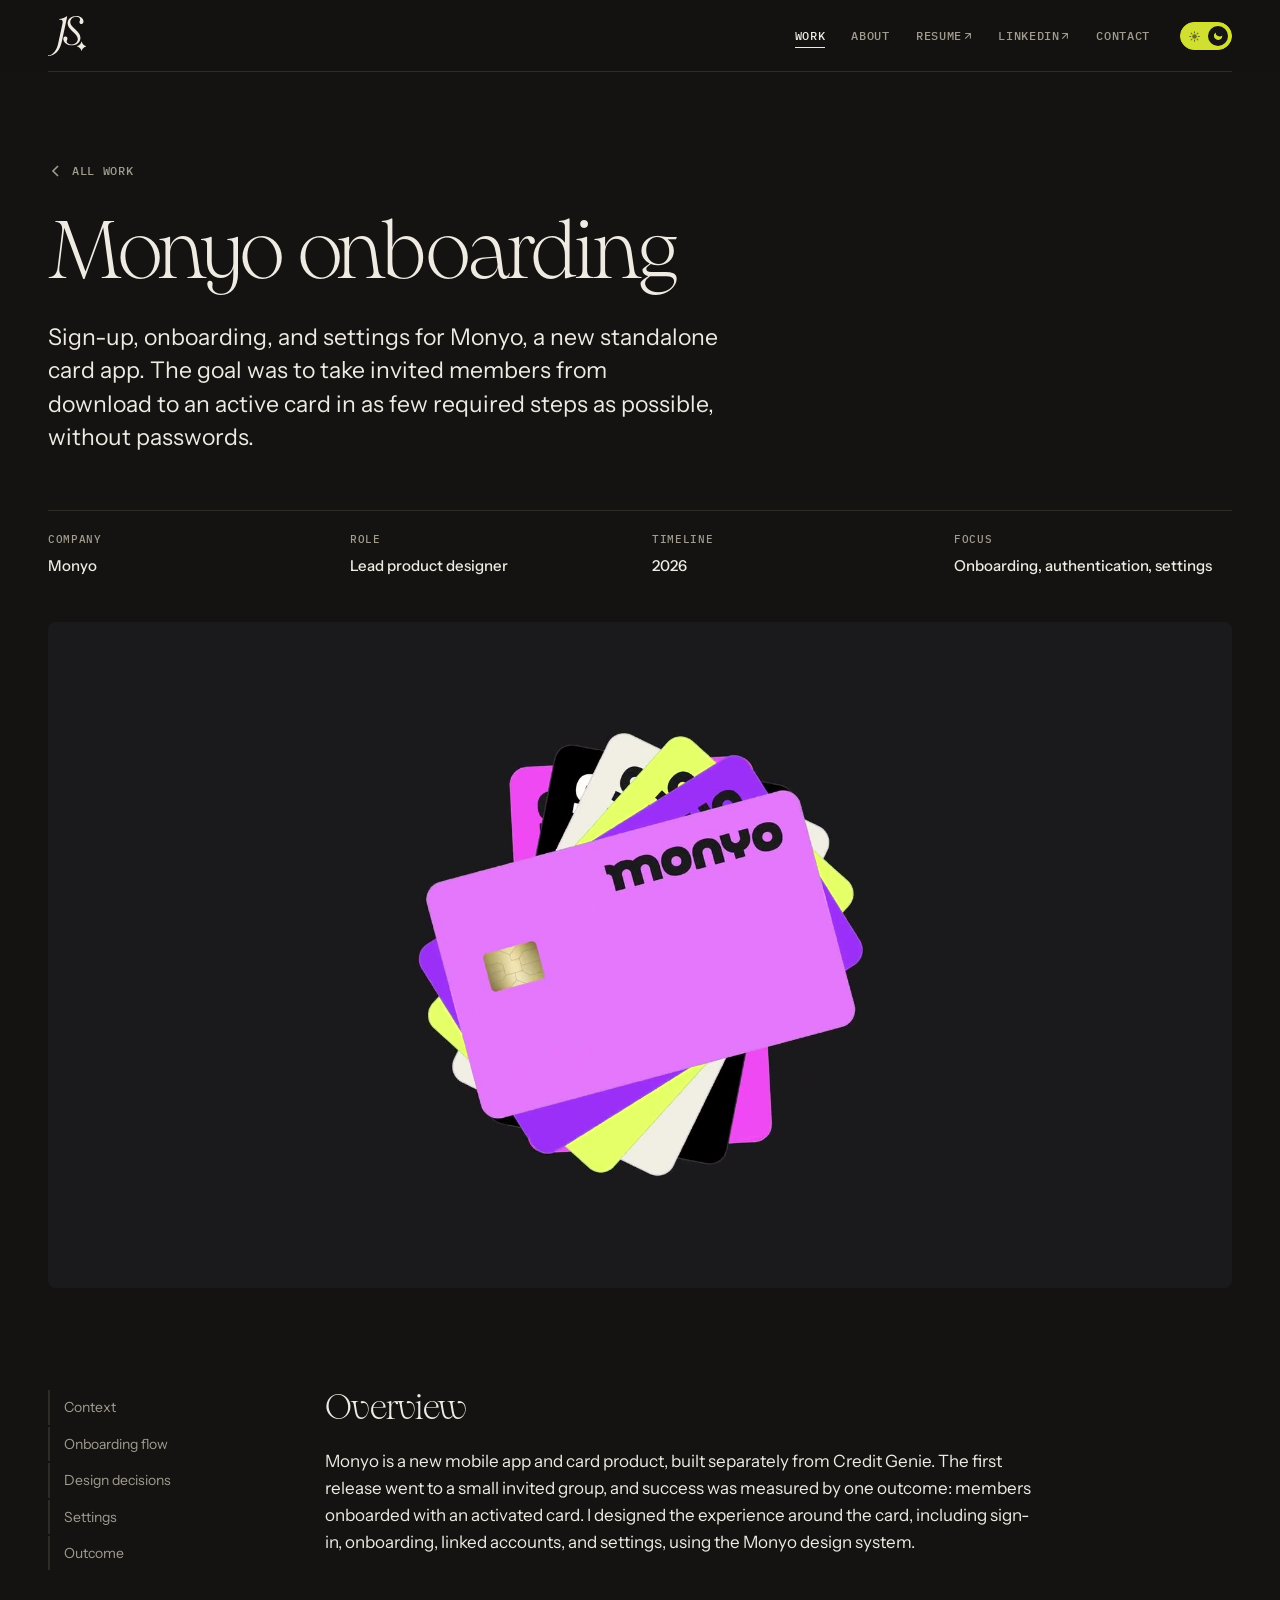
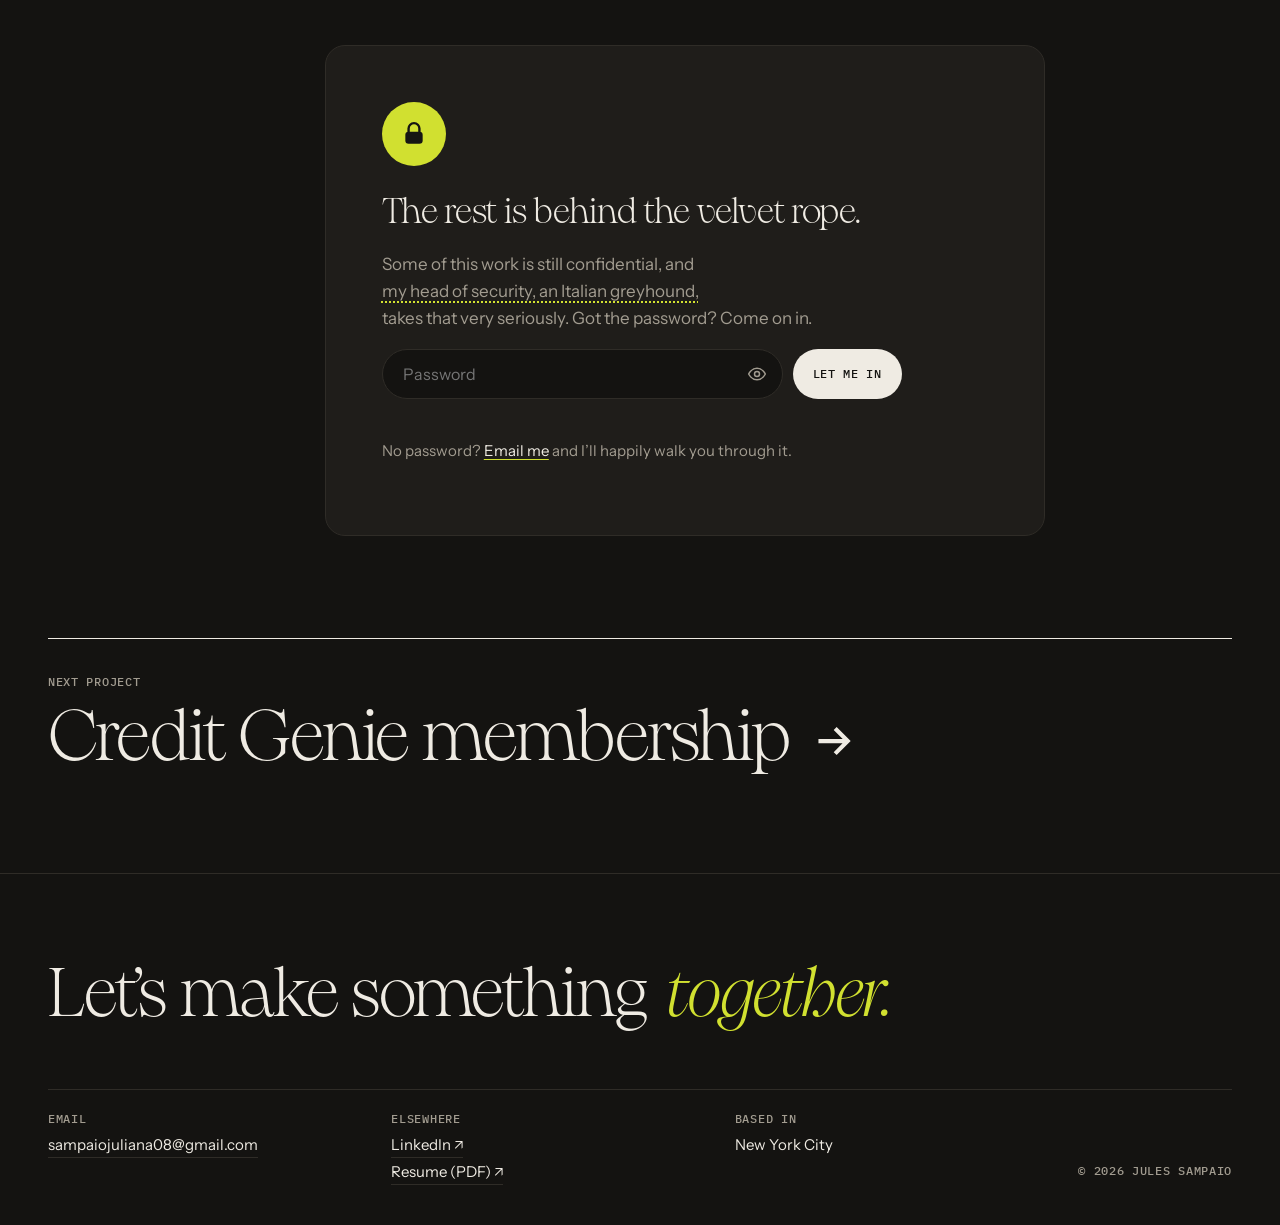
<file: monyo-onboarding.html>
<!DOCTYPE html>
<html lang="en">
<head>
<meta charset="utf-8">
<meta name="viewport" content="width=device-width, initial-scale=1">
<title>Monyo onboarding | Jules Sampaio</title>
<meta name="description" content="Sign-up, onboarding, and settings for Monyo, a new standalone card app. The goal was to take invited members from download to an active card in as few required steps as possible, without passwords.">
<meta property="og:title" content="Monyo onboarding | Jules Sampaio">
<meta property="og:description" content="Sign-up, onboarding, and settings for Monyo, a new standalone card app. The goal was to take invited members from download to an active card in as few required steps as possible, without passwords.">
<meta property="og:image" content="https://www.julianasampaio.com/images/og.png?v=2">
<meta property="og:type" content="website">
<meta name="twitter:card" content="summary_large_image">
<link rel="icon" href="images/favicon-light.png" type="image/png" media="(prefers-color-scheme: light)">
<link rel="icon" href="images/favicon-dark.png" type="image/png" media="(prefers-color-scheme: dark)">
<link rel="apple-touch-icon" href="images/apple-touch-icon.png">
<meta name="theme-color" content="#141311">
<link rel="preconnect" href="https://fonts.googleapis.com"><link rel="preconnect" href="https://fonts.gstatic.com" crossorigin><link href="https://fonts.googleapis.com/css2?family=Instrument+Sans:ital,wght@0,400..700;1,400&family=IBM+Plex+Mono:wght@500&display=swap" rel="stylesheet">
<script>(function(){var t;try{t=localStorage.getItem("theme")}catch(e){}document.documentElement.dataset.theme=(t==="light"||t==="dark")?t:"dark"})()</script>
<link rel="stylesheet" href="styles.css?v=12">
</head>
<body>
<a class="skip" href="#main">Skip to content</a>
<header class="site-head"><div class="wrap">
  <a class="mark" href="index.html"><span class="logo" role="img" aria-label="Jules Sampaio, home"></span></a>
  <div class="head-right"><nav class="nav" aria-label="Main"><a href="index.html" aria-current="page">Work</a><a href="about.html">About</a><a href="resume.pdf?v=7" target="_blank" rel="noopener" class="hide-sm">Resume<span class="ext" aria-hidden="true">↗</span></a><a href="https://www.linkedin.com/in/julianasampaio8/" target="_blank" rel="noopener" class="hide-sm">LinkedIn<span class="ext" aria-hidden="true">↗</span></a><a href="mailto:sampaiojuliana08@gmail.com">Contact</a></nav><button class="theme-toggle" type="button" role="switch" aria-checked="false" aria-label="Dark mode"><svg class="t-sun" viewBox="0 0 24 24" aria-hidden="true"><circle cx="12" cy="12" r="5" fill="currentColor"/><g stroke="currentColor" stroke-width="2.4" stroke-linecap="round"><path d="M12 1.5v2.5M12 20v2.5M1.5 12H4M20 12h2.5M4.6 4.6l1.8 1.8M17.6 17.6l1.8 1.8M4.6 19.4l1.8-1.8M17.6 6.4l1.8-1.8"/></g></svg><svg class="t-moon" viewBox="0 0 24 24" aria-hidden="true"><path d="M20.5 14.2A8.5 8.5 0 0 1 9.8 3.5a8.5 8.5 0 1 0 10.7 10.7z" fill="currentColor"/></svg><span class="knob"><svg class="sun" viewBox="0 0 24 24" aria-hidden="true"><circle cx="12" cy="12" r="5" fill="currentColor"/><g stroke="currentColor" stroke-width="2.4" stroke-linecap="round"><path d="M12 1.5v2.5M12 20v2.5M1.5 12H4M20 12h2.5M4.6 4.6l1.8 1.8M17.6 17.6l1.8 1.8M4.6 19.4l1.8-1.8M17.6 6.4l1.8-1.8"/></g></svg><svg class="moon" viewBox="0 0 24 24" aria-hidden="true"><path d="M20.5 14.2A8.5 8.5 0 0 1 9.8 3.5a8.5 8.5 0 1 0 10.7 10.7z" fill="currentColor"/></svg></span></button></div>
</div></header>
<main id="main">
<div class="wrap">
<header class="cs-top">
  <a class="back" href="index.html"><svg width="16" height="16" viewBox="0 0 16 16" aria-hidden="true"><path d="M10 3 5 8l5 5" fill="none" stroke="currentColor" stroke-width="1.6"/></svg>All work</a>
  <h1 style="view-transition-name:t-monyo-onboarding">Monyo onboarding</h1>
  <p class="lede">Sign-up, onboarding, and settings for Monyo, a new standalone card app. The goal was to take invited members from download to an active card in as few required steps as possible, without passwords.</p>
  <dl class="meta">
    <div><dt>Company</dt><dd>Monyo</dd></div>
    <div><dt>Role</dt><dd>Lead product designer</dd></div>
    <div><dt>Timeline</dt><dd>2026</dd></div>
    <div><dt>Focus</dt><dd>Onboarding, authentication, settings</dd></div>
  </dl>
</header>
<div class="shot hero-shot video-hero" style="view-transition-name:img-monyo-onboarding"><video src="images/monyo-onboarding/card.mp4" poster="images/monyo-onboarding/card-poster.jpg" autoplay muted loop playsinline aria-label="The Monyo card spinning, with its stack of color variants"></video></div>
<div class="cs-body">
  <nav class="toc" aria-label="On this page"><ol><li><a href="#overview" data-sections="overview constraints">Context</a></li><li><a href="#flow" data-sections="flow">Onboarding flow</a></li><li><a href="#decisions" data-sections="decisions">Design decisions</a></li><li><a href="#settings" data-sections="settings">Settings</a></li><li><a href="#results" data-sections="results">Outcome</a></li></ol></nav>
  <article class="prose"><section id="overview"><h2>Overview</h2><p>Monyo is a new mobile app and card product, built separately from Credit Genie. The first release went to a small invited group, and success was measured by one outcome: members onboarded with an activated card. I designed the experience around the card, including sign-in, onboarding, linked accounts, and settings, using the Monyo design system.</p></section><div class="vault" data-salt="anVsZXMtc2FtcGFpby12YXVsdC12MQ==" data-iter="310000">
  <div class="vault-card">
    <img class="guard" src="images/guard.webp" alt="My Italian greyhound, head of security, peering over a laptop" width="280" height="280" loading="lazy">
    <div class="vault-icon" aria-hidden="true"><svg viewBox="0 0 24 24"><path d="M7 10V7a5 5 0 0 1 10 0v3" fill="none" stroke="currentColor" stroke-width="2.2" stroke-linecap="round"/><rect x="4" y="10" width="16" height="11" rx="3" fill="currentColor"/></svg></div>
    <h2 class="vault-title">The rest is behind the velvet rope.</h2>
    <p class="vault-copy">Some of this work is still confidential, and<br> <span class="security" role="button" tabindex="0" aria-expanded="false">my head of security, an Italian greyhound,</span><br> takes that very seriously. Got the password? Come on in.</p>
    <form class="vault-form">
      <label class="sr-only" for="vault-pw">Password</label>
      <div class="vault-field">
        <input id="vault-pw" name="password" type="password" placeholder="Password" autocomplete="off" autocapitalize="off" spellcheck="false" enterkeyhint="go">
        <button class="vault-eye" type="button" aria-label="Show password" aria-pressed="false"><svg class="eye-open" viewBox="0 0 24 24" aria-hidden="true"><path d="M2 12s3.6-7 10-7 10 7 10 7-3.6 7-10 7S2 12 2 12z" fill="none" stroke="currentColor" stroke-width="1.8" stroke-linejoin="round"/><circle cx="12" cy="12" r="3" fill="none" stroke="currentColor" stroke-width="1.8"/></svg><svg class="eye-shut" viewBox="0 0 24 24" aria-hidden="true"><path d="M3 3l18 18M10.6 5.1A10.7 10.7 0 0 1 12 5c6.4 0 10 7 10 7a17.6 17.6 0 0 1-3.2 4.2M6.6 6.6C3.7 8.4 2 12 2 12s3.6 7 10 7c1.8 0 3.4-.5 4.7-1.3M9.9 9.9a3 3 0 0 0 4.2 4.2" fill="none" stroke="currentColor" stroke-width="1.8" stroke-linecap="round" stroke-linejoin="round"/></svg></button>
      </div>
      <button class="btn solid" type="submit">Let me in</button>
    </form>
    <p class="vault-msg" role="status" aria-live="polite"></p>
    <p class="vault-alt">No password? <a href="mailto:sampaiojuliana08@gmail.com">Email me</a> and I’ll happily walk you through it.</p>
  </div>
  <script type="application/octet-stream" class="vault-data">er+JFStw/cYqorU3elcE7mCBwTANesc1XbzWkb3U4Qa6AI97dN8FhcER3wmRChoLWCZQgR0KroyCTnit+9ZTDashMrJUHAnSLYcEknxYLElAptx/uUVFQYzJGbOK6CM1UDpPXQEWO9fWljr80aG8N/QLTYRLGMdinAOq6svPXy710lWOIk1l368tdP1o70HKUI2qzJ6zV9gpFturv/gQEZC4KN724sGEH8crIujo+VJRz8iCUq6VTgXqBBLPidKQVtGcHYObhFX9vwjLZLwaFuzbVTjBaEl7H2osznrID6ef/Lc3OJHeApQb3WrfO4pPpHiyACk4ze1GvY+Bvo3Nj1GFNPv+MdTlu+10y4++HL5cj8zvAQ0C5SyvOyiKlw4L1xDwF0lwwHDKIC7THpcOkofdPQOgMf8vgqX8yXUgInQYitFYk+12NBIPfAh07Tmz1EgyTbjMwd4ZtnFD4nCGHRwCzFpdAnFWKjdOv8PrzS/[base64]/tk8U/RExoIS1Yd1fIQuEPSTWfehpZ/8HFwPgrJ3mfUgMwSPaIE98WGRudwKAQk9TkmnM/+cStSrNQ1zs/HmGrVQGMp/jLkpXT+cvfjOQeBZXvAb48w0pDZjnx3Za7UoNeSD21lEEaS5xijR/cP9t8glSHOXRhzwUBp1Gs7qkhNcDZM3YSh0y7w3S1+0Kp/l6DwZiUqBY9iPwjVXXK7O9T/6ulIA8rPXhd9FPnDt7/wYrXF4Q/x+cxIq5jv47NuExX6MbS7lJ6LSbarM7Ly5U0saUOPIcUfrINBD2zoE8sohYvSTWDxbMm8iMsUew2PusBBN20uRtmSBnXlDcY6TigQgASEnhgS1SDSWcRr1xvH9HmCLcwI4Gcc/Jd8eXDU6/iA4z0ys9pgtwPGGVval/sukV1qGF1SgCOKgYw3DId5mEXugZi/vrLWTTm2Of8SyAs/9GVwBEU0qp9TM2A6CjsquD37eMCvbRn9aqF7JyOyDAIT+abRoGVJAm+Ukmd8bmT9zDBtydvZsTy6iwgfYj4ME/wkwOzQz5TCjF8dfodQm0hI/Jd7tcRh5VItr8pxo7Hu8lKIp18Er4A1OqUvLp+Ql+nvlC/z+QPQrxL6gHDc3Zp8YoIQhdK/NFkHGDHyqDvAcga19ag3jp9CUOjRT6URsF2IdJgDtaRk6pi/BDqdXxUO5mwSHbGEWBm5vMCiSb0JW1scd/4JLcCdrql3815DzwvMmC1pZYUVrGUvw0uFloS30DgLarE6OdoQxTXp1UQPuSJPhhzCZNFl59j+o5SxLvep+Rr5dTA2GtZo08reEV4ESsalSB8rpjs2nlAy2mtZu/MPZEPBy6bZWvVdKK6wCeLHCgiuXyZxmdUxVyhj9qUHyJKP2ErEPKxIw1IPOtcCpjrpXM2Tnnwo/hiEZmbx0XnQjlBorrwJsirsmyPU3qJ6FxaVBH4TYVlN15QOC5d2slBleb6ClFNdexpiZKSAhlZXwMiXMDe5tIxVzVbSOD60xQ4qDpTnFqOM28Kp0/XD1TaXv9bDapwf82JDLGBGNpUJdf6v2YvmcIVCoYPjpt0BFIHeMWp1qmwDiYl319VaabiQCHKqDrDR3NJzAdhQGspz7DcH5IxWwQcVFk8Gkz3/v3I+sJ790xjjay9+CTcjz+zWip41Y6nHJLbHnEQpp6nZqpVgVmvAv+Xe7guT67ixcU7P/0YdkvhtGHSVjD5xRI5jimJTa1D6nN2XFHHW0oWz5dMzXzyFy+vFOGZo/IiDTWUbb/XdMj3wiOl7DgG52wPWlK4HsnTOZ33ZHS/e0L0DCkMWr+WOQv/xtIgyjXjCAeTuanbFUDfOKrM+tvsvH2zkeoZSYtWD9xzDK4IsQz1hb+fbMWhJikpy3ienM8zPtzLBeulnYCw9zJA8RwzwqCdE7+LhMEPCleKfqbwx/6r8GFKjedGkaqh7wG/aUqkZwtSHQdgBnfQDLt+NTjw4JTB9FUYccLWpjG7Xq5DFX4AoiX7kmgVC2IbA4c9oIHUdVs8yvamEPw6fDF/ileIMy4Qg1EArEvD+E5/Y61m29JSn3bC1bEJY+p9BssM6VZ+EJr7uwM5YLGZ7Xy9+wxSqbYYkahe/W8+la3FdalfTfr2/dMlUU3LBjZll2f66OBiWi/jVpp/DGackLvokvi9msIxuQNKs/5w0hIDpRMo2zCNlJDfP60enaqHc5bRDnsjCA3lG07tHYvzU63c7FL8s3AAwq77QUA+c1L3dC5jV6zVrrSajwKeglQA6Kn33/Ki/[base64]/jTLdiIipCg8z3JOvih0uUD+i0n9On6Z0AMMqxePVL68Rd0awHdvsO/OCYBn4X8XClTGN3NqCJxoz5pUoIaL1SqT1I8rcAbuSZVTvQjcsqq/EVfmQRz42qvjQEIBfQCANsD6mNY43dAEDosZOjNCc+n0F7FPQqD4x8gds5obSFjeM+zycaeRe1VgTs2mYyCTUjTa+671uW8vXOVhzX/L8QyoNxuzA3tw50KE8EwmgE0E2LwTDNcsHYhEMZN6Sm+lRpo6NUG8BlLeeFGMUw/oMi0IBKkJCyTi6aw+152aZeC/Nt9/ZDmWF+eWQYx9EuUc7Q39OfjakZLJ/xcPA8HmrGchXUlNhAVI5PU+9ez9tOEQvbbxcnKvDemoysUmhwkTnXvTITLHGe5Vg5ST8AHU/lB5q8L/+J67EtRqlFVLMqeSWx+wUCb2yLTmzzQwJzoKiNUwdPoGmowJeTemp+dCEsLFE4n4OsFF5lX6KvC83fWVpi/55aejpMbo1VsERglJfkhqLFgy12j/tKGUvFbvxNBz2vlBwfiL0ImXZ2N0Lv+MNIrFmUYDiautQDOvP8mYNRyVpdBZ7dVB/XHUbSvSaeO3ewxMMom67t88Or5RLyPFDfe5O/3lvMM6cV3vsitqFWOaloTHVsFqLi8gaVPb1sXOe8YZnnmbtBEkajkYebo1TzjoQrRev3FOM8czxBdRJpSiL+fWyY3HTDsJECPIxYa3bX4UanZNbxOfmZHsXMJHiXh2TvN8kwGAKYcEn/JbJ/ZMsQ7YfnJUEWlOJiwPBFugcGQ2BRIwa8kMlClxbVSjEzZhReSLDOcQYqoPMTXsyiVzU3nJNesSdk2xzNf6iKQa6Q2RUXIcSzEdLAJb/8LeGTPDT1pIWsIRV7NkIpj8/YaV0BkSFJ7usRgVSUwxepq8KJQZvGZW6QJi37hzBGQC9Qwqv+urF+rj9sIIsT1j19kapUmmBeGNlrNp7dYqGU/ZeG6ENrD1c88YQeYWYE2FzfK1pvGSAlj44UXB0ed7G7bC7am+0fRODBwpQHkltMUq3O/lbly0691MoVOZe2FLj9zMym/CMi/[base64]/X5dPfpNc8/6mPAuaPjZIoJO6DnMe5lLhWZ3t8KJ9Kad3wF41D6Li2naozoVmsQrWc5NBR+qDgtVIoWnDGCYM1JcFZr6YL5dvUl+iyQcSfaATwvvwJdADLuPZuwGhkeU9uRqGJgKGhuo/CFf+Enw2zrrM8X32B6wzNh39eXpsPUwsEzQOAi5Ve37FWjGm5RMq77HQSByL9cNqE6c8lLTxBtJLvXWSLZOg2xH8na6LgRNr1KzgbJ0zFdXSSqnpZ7OKSgy/ohS1cXSHuFlL24ybjs2n9MyX0KPbJjCc6+hMESJgZNunpsbm079nVrX3ihInxI1HHa1Nt+JwtFa1N2tcdKINcueZ7i9V+eLEsNEzb9B6M9+fiH0ixE+rTYWh4Bpcx5dzOFlflyD0HTZhPf3M/xF0bTEmDhuC/7cBSwaI0bvyfF31fleIAtW7lRXv9f09i5qgb87bG/4uNfvgbxBCzc0SbpvbJGSXAmkl1jfBW+/foHWWy6U4qy9IgMWdKe965eABxeBgVUfyLq/GG3KdtzWnDqW5j7iCuLQKfWQP0YYyyis6yx87mgw4njD435nrKJcyzjBmRIRbSGRTwnW8GeS3aplJGIlORMaKkhB71JZR3DuSdkWqyalCFnAmPWp9yjzb4ovDVSw56jGtGuhucVkFpSA7quXfxouVj7vAi+FJHlR0Ik1F3kPeazyCS5eXhr/7jEaE773V94G8leSiqQInzl7lW72aTMnYg1t9WWgm/2FiPQxxn3mrH128yGYW2w5Cavkr23jSytpZC0VcYCbf42uiKs49LizXEclu7OcpX+rq4xbMlhEXoYGh1ySiKuwDDqHWgP6og/uk6JfqgspUvqJNPpEKqqZGLU4GvhXX5p6BhI0RN1WXTjlBDDi4UMZ55KmwtrJfGtDbD3EzpwR0Ou83OrKAXrKOv2S9c6Bg0BCzchqzh5D61G/6woAlGjyF6BvgYKeh++BuYGl0xWXx5yCE3Wivi7YCU+xskJPoHoUV/VqI8G3BpT05qVBZ/iezly7PFkOK7yaJdEFBcJHr6E8H/pLz/1FLWCXnHeYbt4svrWyzqUicN0NTy+ab/Hg3Vm+xtSonVZoXJCji/onVFEQrRIIWXLDnvmWCFDFdyypsiHvKNv7vc1DifNxtcv0lggSVIW64HP+nUCVrMdl0+hnrOy1nODcei01TcA+y+i1fq5mYNN/4n4SGIZJXLXpLe7LWGhD3esJRVbvBLkNKtj16JMuhOk2FvLzlwubrXcH+3xziJ6SgfvjcHy0RYIUj+iYx2lBfQjUwUwgh/Stxn2NfAlU6lps3Td98psiFoABASHCBWHH/Ld6V1zIk3idYeZcI4BkOs7TGr/eFDI5ERZMFpzXfWCblhBgJyoOhcC0+gpqBrBmNVvSGbg3vk14RLSBT8srqQbB79YhTN1k3eHIIFfbSzleYsl/u9Y+7QzOJRg3utsTFitp1Byqm3xALuAx88OIdc24IeJBUQIncsnWu3fwHNUHeGx2My2C5aep61EU9tu22hb3S6QBnO9Db/rbqrhOBu4PGb7p5XUoMrFOX8afC+S4zZIsRvm/eTkxFVVS9PjxVOLy/RZSHsYPImM9DZ84yN16jra/kNYmWumZWWDWGFswzI+xNiU3cpAWmyVlXSje7Ju7RtYC4erZr1Xo4R/KM9WjTVf0ofnSNGaSvu/RpJ5SumS4rAJWaw0agCQJW8UFO+0tBtSXxKxp/UIC9dkH+Woge88R2TgfDP+6cte9h/t+0tY9OR5/Q8nZkpNC/ExTc740EqDjGKaH5lV3bXS8HCh+mjmlbwtiASNBZ4tXx4dlEZO6msBKc9Cenb1/k5VDSH8YCnDGmkQbJDAo4kyZp+IP25deUTLP/eQO5wcxrGySUcUe+wwJibZ48wXHdM939UBSAs5XHAFA3dErMuQ+z7bnFSvMzxuog0BEn4fqZsUdO4lul9DC9IA9lbUx+iFWcsLG4vblR61iFL/xcC7feqeaRTFDot0y411GaqxJwIb4lM0oxcm+QpBfDJr0RFaw1+QV5uVbR5cfmUykgOIx3TPxs2/A/+ybX9hZoSCK1eW0QwZ7XRdB8iAZagmlFsSr5u19bvw8NKdRl/a/XU+ETWg5VMtF6Wn5uOgPT2HM3uzna1BF+JrU//3Jfq09C+0lJevuAYz2JtXtBaXpIumFnT1gKtI/Vw8bMxohcFlcQfuZI/gV57ctPFxq/LeiRWAqgAa65GflReFRSLHq+QH0l4yOP7VmLpxtEdQEGzqU/jEbAfbB9UXDXX3/NO4YKpH30VQUsHQW8CWKCq6BWiJShPMMid4Qzyqlaz59wUMUMD6A9wnnHY0MlmkrlbBc/vdOoyNu8wDD+4om9qCRhqEj7M7L5lFPVnG6QKvXgvXNPN82MSIkOUiP45zDfxZBBH/IdXSYgl/1iV/OAeTIxJT+cAbzl8MIN8xTd6hJeF8cOocHR1pD5ma8EvCnLE3LF8S/xfVwO8F1wI0Jyv8VMoNnjnPdnblCbe56PD29QcrVDt4fEcIZAOoe7LiJlE/O5kelW4VdWDGxMX3PQ2IORVE4tKAyLvJ3154YbAIBNjNlmH1hYJHJkR892vb3saZBLvdPNxMu38VMRUUvKkTYsjiMrnHnFLCd0aPhfnALP7PK0nUujOyDFEH7nglKWQRHAqGBy+oPWKbf4ZWHlj1oEZLne/4mn1fBVMptno1huk2t4lkTar0ekmJKCcln+NuR/uzGynxn3nXtNH2wLSXdhgxKUAbNm/08G9fG45f4LlPR5ahqpQ9PIabRespNI7vgY5DUJv4D1DBsz58eAZFRHX/RkTeE2mGT/2NrvFDbrHwyevG8PLegNEuqAxNYEoGL4IgKqci+A72rvEK5R9NO6C33o9DSqQ9Xaq4QXqk6lMaDnpltPRCpDrugsOA2wloo9FfN0ABlWgwCKomFF+XjRO6/rzSENhv0vpDKV7rDxELlKjJHnFZpDJP4zx5ayFNNz/wrv3+A7vaOuY26DfaxO/dH+7QaDbqnIpO7SUOoZ7HpFgKZ1AvyW4CNcBZn1XmrGaUrFUmw5qzN3+OrbXNX+v+xPqkYUTYhWupObkQwjODVPJtl6JakdJ0OEgRsbnYvx/y66IBV14NiKEacTFjWpooz+nrmOyP0+pkidvHXp7sld2dG2v6ppLeXkX9MzOu68wADwBsOls8DMhkhx5SBont1I5ob2qTxo19l8JiGk/mEtoqsrk1N6tCBIR9NFXgBEiiDgpDtCF1UnwV35gXdFUEW8kwuiO6ugYBoXV6Bcp5+1+hlaVn4jhjUXjx6+5esw8nODklXrCjPPvvzFoi+O4aXPnkPjfqm5V83e4r07SqU94TZn76TW2zy+1FWl7d9o31HclR9RHHSRrQXgqjpsK+TWE/yWvlg0STIgSdF/DmWMTt0v2zpHBkc0q5/E3yQnFW37PfQkQSyL23BOhac3bcLPEYZz46eZ/FQp1eMzupfXcsGH65CwhMf6CM0fGEzQ1k2NXp0T5dW27xbz9ex7tT6ytjVS3FM2L1ZYAg3sE6ZN0Z8KT+Pf38saOHIvXjQLW6cXmD68UBMM28HalLeQDrcct6GqOTyLDSpEWgIT2qZJw+2QF/[base64]/BMGVcEKUDExBoW5lJBGtApQ7wllmZI9mD5jPci5dehiMKhWrxVB7HQ1+r4VFckf8oGi8Q3rnIjisTlTGx6XepQ/10XHiDp2WYNq4/ycZPcseJSIwH4LVlEzEXxBUKz4oLco2AUgjOqPfai3l3Mko4wFb71C82gOEqCgCeydnCycElfsADA59RdEbRtX7ui7ZjIS1+MiH4Gbnlsn9PkwHxhrZ8/i2xNfX3QR183aHxPCV+DsoKlIsTSMnZHmDL/GTSWZiSdnnXmsVdZhArJFSbxkOwqB/IeiRdQ3ob+VCzVQxGg+DTi5i4cbz8srzfzeIvOIvviAukId0L7txqehCn8QJEX0xcxAvXnhln/aIVKHpptO+e7m8yRn9RWJCiCk7dx+N8ZxWNdgQm+f7SXrfEqWfgt+nnKvQE0g5ztGQZLP4KUwdzplapMhyp2hRpuP2akRD7fxoIhBlHJsDIXR+nAYmC5PRsJRNnVnfBaR6JHXoB5pqYY/SZ/H2y5jQyfFEvHMElloKVn0l//jF5fzyAmZaZ8CVr+qm8BXFSOhm/Y08ayZHJYcFMxOm0/6t16B3rCVqjSOEDs+4I/TU3+Tw1UE5WiQOsXUVtXZhX+hZeJs4MxT+FhCkUwTVu6BRXU15IRjo3GVvStSQHkV2JIavsl+f2sGLwrzcdnav3Gz0FxQkfteu7JbW/NbeBxXv808urkQ5NPG3oa2ieWVVfUANOTW3AN12U97fSc6NBQup208/EMEoH8kk6YKEyl+wjxKDNbPHAH3WHJ1TEOZ4XMM5AOuQNDx26mQ6sv1qmo4GKVnqhITvtTqKxWhqOmn07PeTFiudVz2WdlnlMsGfLav27jUJC2rEUBhrBbp0dOl0qeAuHy9QW65c1JT/puZFRo4eQzBYCAx1tspgOWF5lj0eDXGekbCzgNTW1TwHmmp7ufq1iPcldhIoMj6gYiQE967PUAVFsrqFeP6fNrOiqJ9q3iTlO82CNRbZL2cqn0hzeoppw86A5OfK/tCABKGdnzLFc2u7oZ2toGJptsP0EbY7a6qPNUdQtUKkUEZ6+OOObK0VAz4qt5t/NuXKZcP1Lt4N8nh4f+Ol7mvgxktDIAX2Jo7jl9q+RNyiw6wEi1wnh9X2Rq/6YRXpZpnSxqanKcBz4SdpQZ0nujaR6pxLMRRHaqc6nCfO3FDd3ktiGZLeNr5pQ6ke2e0i8z/9zi0F+dK3M+fW/CTZFWkLDxNbEhTL6l6ulto3I4OiOZ/C1UChegghCbG0LDROKS+R28tJ+ybaXkLnbU6joAbouk/gh4qtqDcGNDqrgLVfswUqpdpjTEGDNSQcOBW0Jf2seasLqaoy3dOkyuRu1JC11eQwcOOqdtS35Y/zKKIdRhOq2zYP7aK93DU7H/ytqfqO5vuGMykYsls8WEx3bnlp0S+3J3LJ1V4+PXOtRNFO4UFXKGKy12Z6fP24kdg9ospkbUzjOxPj529iDW9VaEqAr1exJqnNlSUSDlAj7eQcZ1uv1EB0ZT2BLHZTtwnX/KSLEynUN2TLk/lTsUWE9AahvCHcsdKJ3+knSY36cK0BjaCc6RkHzhu7k5g36j14vh9ittcMdpmsJ+pFHXP3zK2typvIYj4SmQYoDeKlbtJ5t31s9YzZcRaV3Tl7Otf9y38nbxXNK/Cssq5bfhoSSUZFLCMxyPodeVEvQCzrMUgCOVXxks6os2iG+Nc2+A0xSXVBlZaZfX9V05rc/1XCeZLW8xMiUz/ifVxJ8jzLvmbQZjvH43mmZd3NAOMQNbofg+S1zToPcwdaq3LeibaQmMIod5ZZEjikkpCRLkmW2U4/fSl6C3ekbWnQuglBUZ8mG9evrqc4yht63GhMyPuA95niKR05eVU5nYCwxKz49n2/77icIgcg17x5xVsal4bjRNOx4PJWllpWWO3XBlg4jss7Zcw/l9eivkeh2YoeIgZvp+Pcp2XralMVUtoSEl3j3EG2Hg/yZKHRsLWEFHehnHpf354ubyX/uACi//2JFnzjta3zl5MDphMncRrwcsMWrHHLJIGHw0903Lr3OmZJ6oJIav4OGsNunqIMrtXHDmaWN7pz+ybOoe9cSMJikF0eyPfby6HsNbPz9om6Ixoz7LlDoLxpUFAJM697ipclQQ8lvw+AxP6muLP3vy9Qr4l3VtRlOTnINjuhQo9L/[base64]/fwPrBSp5NKsibe4QTqnDNhlTczzd0bKkYJ8yph2p13b9eyBFyDn6eJ5TPK5ROmlG2Jnhwpti30Xr3xdktcl0Fyj3twBpJJzX52Rh1oDWtfakEFY/2ECdc83OqxlBcW1Y2NNWkGzBzxJHYNSzSgXNPgZNl9XOont9IEKbbM24rmBVamDyVHHQ4B01Nx8REH+kEmHBJk3WH1F+kanNvRLbUv9dT37Np8oGiKbzgUpagO3rSUrsKwr1shJDk0hBGrxanRKvC2ANMmvewjkeytj/MpBoRL5/niXHpv816ol6z8oNCaywBkEutoI9Np1F7Hx6rnri9IilZU518zztGMBt22wQlTE5B2SafdOVjgTmYu989yMvXxtpbJN+5U4Fn7dD6q2LdhRwE8E/7qaGMTCPZn5MRP6x8dKWlqKEIyAdevyq5RD/c7Op7x1xD1Wb5hOxlLJ+vo4bZ7C1EpEsoGbGyDxd+kBPTu6mBjqAMbL+N246Zx+dfWJQVB4AP7SeneBRHVLEhH4GuTwcg7lkvZOSX5ci3MIpdfSiUE2v8woqzW0lgvUvENw4p1ACP/AY1PIxr30AZYVsGbBoqWYtCOLO8h8bu7iofPLu5lQ3gSmdueFLSBtOulo1+ie2gNwfJbdJB6dtFwMKPTEK7QkOdznzKF4=</script>
</div><!-- /vault --></article>
</div>
<a class="next" href="credit-genie-membership.html"><span>Next project</span><strong>Credit Genie membership<svg width="0.7em" height="0.7em" viewBox="0 0 24 24" aria-hidden="true"><path d="M5 12h14M13 6l6 6-6 6" fill="none" stroke="currentColor" stroke-width="2"/></svg></strong></a>
</div>
</main>
<footer class="site-foot"><div class="wrap">
  <p class="say">Let’s make something <em>together.</em></p>
  <div class="foot-grid">
    <div><span class="label">Email</span><p><a href="mailto:sampaiojuliana08@gmail.com">sampaiojuliana08@gmail.com</a></p></div>
    <div><span class="label">Elsewhere</span><p><a href="https://www.linkedin.com/in/julianasampaio8/" target="_blank" rel="noopener">LinkedIn<span class="ext" aria-hidden="true">↗</span></a><a href="resume.pdf?v=7" target="_blank" rel="noopener">Resume (PDF)<span class="ext" aria-hidden="true">↗</span></a></p></div>
    <div><span class="label">Based in</span><p>New York City</p></div>
    <span class="label copy">© 2026 Jules Sampaio</span>
  </div>
</div></footer>
<script src="script.js?v=6"></script>
<script src="vault.js?v=7"></script>
</body>
</html>
</file>
<file: styles.css>
/* Jules Sampaio — editorial system.
   PP Pangaia Ultralight (and its italic) for display, Instrument Sans for reading, IBM Plex Mono for labels.
   Dark is the default theme; the header switch sets data-theme on <html>.
   Warm paper, near-black ink, one lime accent (#d1e030).
   --accent is a fill color; --accent-ink is the readable text version of it. */
:root {
  --paper: #f4f1ea;
  --ink: #161513;
  --muted: #6b665c;
  --line: #dbd5c8;
  --accent: #d1e030;
  --accent-ink: #5f6900;
  --hl-bg: #d1e030;
  --hl-ink: #161513;
  --wash: #eae5d9;
  --card: #ffffff;
  --todo: #fff3c4;
  --todo-line: #d9b528;
  --display: "PP Pangaia", Georgia, "Times New Roman", serif;
  --body: "Instrument Sans", "Helvetica Neue", Arial, sans-serif;
  --mono: "IBM Plex Mono", ui-monospace, Menlo, monospace;
  --gutter: clamp(16px, 4vw, 48px);
  --max: 1320px;
  color-scheme: light;
}
@media (prefers-color-scheme: dark) {
  :root:not([data-theme="light"]) {
    --paper: #141311; --ink: #efebe3; --muted: #a29c90; --line: #2f2c27;
    --accent: #d1e030; --accent-ink: #d1e030; --hl-bg: transparent; --hl-ink: #d1e030; --wash: #1f1d1a; --card: #1b1a17;
    --todo: #3a3214; --todo-line: #a88a1c;
    color-scheme: dark;
  }
}
:root[data-theme="dark"] {
  --paper: #141311; --ink: #efebe3; --muted: #a29c90; --line: #2f2c27;
  --accent: #d1e030; --accent-ink: #d1e030; --hl-bg: transparent; --hl-ink: #d1e030; --wash: #1f1d1a; --card: #1b1a17;
  --todo: #3a3214; --todo-line: #a88a1c;
  color-scheme: dark;
}

@view-transition { navigation: auto; }
::view-transition-old(root), ::view-transition-new(root) { animation-duration: .38s; }
::view-transition-group(*) { animation-duration: .5s; animation-timing-function: cubic-bezier(.2,.7,.1,1); }
@media (prefers-reduced-motion: reduce) {
  @view-transition { navigation: none; }
  *, *::before, *::after { animation: none !important; transition: none !important; }
}

* { box-sizing: border-box; }
html { -webkit-text-size-adjust: 100%; }
body {
  margin: 0; background: var(--paper); color: var(--ink);
  font: 400 17px/1.6 var(--body);
  -webkit-font-smoothing: antialiased;
  font-synthesis-weight: none;
}
img { max-width: 100%; display: block; }
a { color: inherit; }
::selection { background: var(--accent); color: #161513; }
:focus-visible { outline: 2px solid var(--accent-ink); outline-offset: 3px; border-radius: 4px; }
.skip { position: absolute; left: -999px; top: 8px; background: var(--ink); color: var(--paper); padding: 8px 14px; border-radius: 6px; z-index: 10; }
.skip:focus { left: 8px; }
.wrap { max-width: var(--max); margin: 0 auto; padding: 0 var(--gutter); }
.label, .mono { font: 500 11.5px/1.5 var(--mono); letter-spacing: .06em; text-transform: uppercase; }
.ext { font-family: var(--body); font-size: .95em; margin-left: .15em; }

/* header */
.site-head { position: sticky; top: 0; z-index: 20; background: color-mix(in srgb, var(--paper) 88%, transparent); backdrop-filter: blur(10px); -webkit-backdrop-filter: blur(10px); view-transition-name: site-head; }
.site-head .wrap { display: flex; justify-content: space-between; align-items: center; gap: 24px; height: 72px; position: relative; }
.site-head .wrap::after { content: ""; position: absolute; left: var(--gutter); right: var(--gutter); bottom: 0; border-bottom: 1px solid var(--line); }
.mark { display: inline-flex; align-items: center; text-decoration: none; color: var(--ink); transition: color .2s; }
.mark:hover { color: var(--accent-ink); }
.logo { display: block; height: 40px; aspect-ratio: 743.5 / 788.69; background: currentColor;
  -webkit-mask: url(images/logo.svg) center / contain no-repeat; mask: url(images/logo.svg) center / contain no-repeat; }
.head-right { display: flex; align-items: center; gap: clamp(16px, 2.6vw, 30px); }
.nav { display: flex; gap: clamp(14px, 2.4vw, 26px); }
.nav a { font: 500 11.5px/1 var(--mono); letter-spacing: .06em; text-transform: uppercase; text-decoration: none; color: var(--muted); padding: 6px 0; border-bottom: 1.5px solid transparent; transition: color .15s, border-color .15s; }
.nav a:hover, .nav a[aria-current="page"] { color: var(--ink); border-bottom-color: var(--ink); }

/* light / dark switch */
.theme-toggle { position: relative; flex: none; width: 52px; height: 28px; border-radius: 999px; border: 1px solid var(--ink); background: transparent; color: var(--ink); cursor: pointer; padding: 0; transition: background .3s, border-color .3s; }
.theme-toggle .knob { position: absolute; top: 3px; left: 3px; width: 20px; height: 20px; border-radius: 50%; background: var(--ink); display: grid; place-items: center; transition: transform .45s cubic-bezier(.3,1.5,.5,1), background .3s; }
.theme-toggle svg { width: 12px; height: 12px; color: var(--paper); transition: transform .45s cubic-bezier(.3,1.5,.5,1); }
.theme-toggle .moon { display: none; }
.theme-toggle[aria-checked="true"] { background: var(--accent); border-color: var(--accent); }
.theme-toggle[aria-checked="true"] .knob { transform: translateX(24px); background: #161513; }
.theme-toggle[aria-checked="true"] .sun { display: none; }
.theme-toggle[aria-checked="true"] .moon { display: block; color: var(--accent); transform: rotate(-20deg); }
.theme-toggle:hover .knob { box-shadow: 0 0 0 4px color-mix(in srgb, var(--accent) 45%, transparent); }

/* home */
.intro { padding: 48px 0; min-height: calc(100svh - 72px); display: flex; align-items: center; justify-content: center; text-align: center; }
/* PP Pangaia, used at Ultralight and Ultralight Italic everywhere. */
@font-face { font-family: "PP Pangaia"; src: url(fonts/pp-pangaia-ultralight.woff2) format("woff2"); font-weight: 200; font-style: normal; font-display: swap; }
@font-face { font-family: "PP Pangaia"; src: url(fonts/pp-pangaia-ultralightitalic.woff2) format("woff2"); font-weight: 200; font-style: italic; font-display: swap; }
.intro h1 { font: 200 clamp(30px, 4.3vw, 62px)/1.04 "PP Pangaia", Georgia, serif; letter-spacing: -.01em; margin: 0; display: flex; flex-direction: column; align-items: center; }
.morph { width: fit-content; margin: 0 auto !important; }
.morph .line { display: block; white-space: nowrap; }
.morph .line.italic { font-style: italic; }
.hl { color: var(--hl-ink); background: linear-gradient(transparent 16%, var(--hl-bg) 16% 94%, transparent 94%); padding: 0 .08em; -webkit-box-decoration-break: clone; box-decoration-break: clone; }

.work-head { display: flex; align-items: center; justify-content: space-between; gap: 16px; flex-wrap: wrap; padding: 0 0 18px; border-bottom: 1px solid var(--line); }
.work-head h2 { font: 500 11.5px/1.5 var(--mono); letter-spacing: .06em; text-transform: uppercase; margin: 0; color: var(--muted); }
.work-head h2 span { color: var(--ink); margin-left: 6px; font-variant-numeric: tabular-nums; }
.filters { display: flex; gap: 6px; flex-wrap: wrap; }
.filters button { font: 500 11px/1 var(--mono); letter-spacing: .06em; text-transform: uppercase; color: var(--muted); background: transparent; border: 1px solid var(--line); border-radius: 999px; padding: 9px 14px; cursor: pointer; transition: all .15s; }
.filters button:hover { color: var(--ink); border-color: var(--ink); }
.filters button[aria-pressed="true"] { background: var(--accent); color: #161513; border-color: var(--accent); }

/* project rows: each sticks below the ones before it, so they pile up as you scroll */
.index { list-style: none; margin: 0 0 clamp(72px, 10vw, 128px); padding: 0; counter-reset: work; }
.index li { counter-increment: work; position: sticky; top: 72px; background: var(--paper); border-top: 1px solid var(--line); }
.index li:first-child { border-top: 0; }
.index li[hidden] { display: none; }
.index li.no-stick { position: relative; top: auto !important; }
.card { display: grid; grid-template-columns: 72px minmax(0, 1fr) minmax(0, 1fr); gap: 0 clamp(20px, 3vw, 48px); padding: 14px 0 clamp(28px, 4vw, 48px); text-decoration: none; }
.card .num { font: 500 11.5px/1 var(--mono); letter-spacing: .06em; padding-top: 12px; color: var(--muted); display: flex; align-items: center; align-self: start; gap: 8px; }
.card .num::before { content: counter(work, decimal-leading-zero); }
.card .num .new { order: 1; }
.card .text { display: flex; flex-direction: column; min-width: 0; }
.card .name { font: 200 clamp(24px, 2.2vw, 32px)/1.1 var(--display); letter-spacing: -.01em; margin: 0; padding-top: 4px; }
.card .name span { background-image: linear-gradient(var(--accent-ink), var(--accent-ink)); background-size: 0% 3px; background-position: 0 100%; background-repeat: no-repeat; padding-bottom: 4px; transition: background-size .45s cubic-bezier(.2,.7,.1,1); }
.card:hover .name span, .card:focus-visible .name span { background-size: 100% 3px; }
.card .desc { margin: 18px 0 0; font-size: 16.5px; line-height: 1.5; max-width: 44ch; }
.card .who { margin: auto 0 0; padding-top: 24px; color: var(--muted); line-height: 1.7; }
.card .who b { display: block; font-weight: 500; color: var(--ink); }
.card .thumb { aspect-ratio: 16/9; border-radius: 8px; overflow: hidden; }
.card .thumb > .shot { height: 100%; border-radius: inherit; }
.card .thumb img { transition: transform .7s cubic-bezier(.2,.7,.1,1); }
.card:hover .thumb img { transform: scale(1.03); }
.card .new { font: 500 10px/1 var(--mono); letter-spacing: .06em; text-transform: uppercase; color: #161513; background: var(--accent); border-radius: 999px; padding: 5px 8px; }

/* image frames with graceful placeholder */
.shot { position: relative; background: var(--wash); border-radius: 14px; overflow: hidden; }
.shot img { width: 100%; height: 100%; object-fit: cover; position: relative; z-index: 1; }
.shot .ph { position: absolute; inset: 0; display: grid; place-items: center; padding: 12px; text-align: center; font-size: 12px; line-height: 1.4; color: var(--muted);
  background-image: repeating-linear-gradient(135deg, transparent 0 11px, color-mix(in srgb, var(--accent) 8%, transparent) 11px 12px); }
.shot .ph b { display: block; color: var(--ink); font-weight: 600; font-size: 13px; }
.card .shot .ph span { display: none; }

/* case study */
.cs-top { padding: clamp(40px, 7vw, 88px) 0 clamp(28px, 4vw, 44px); }
.back { font: 500 11.5px/1 var(--mono); letter-spacing: .06em; text-transform: uppercase; color: var(--muted); text-decoration: none; display: inline-flex; gap: 8px; align-items: center; }
.back:hover { color: var(--ink); }
.back svg { transition: transform .2s; }
.back:hover svg { transform: translateX(-3px); }
.cs-top h1 { font: 200 clamp(40px, 6.4vw, 96px)/1 var(--display); letter-spacing: -.015em; margin: 28px 0 0; text-wrap: balance; width: fit-content; }
.cs-top .lede { font-size: clamp(19px, 1.8vw, 23px); line-height: 1.45; max-width: 46ch; margin: 24px 0 0; text-wrap: pretty; }
.meta { display: grid; grid-template-columns: repeat(4, minmax(0, 1fr)); gap: 24px; margin: clamp(32px, 5vw, 56px) 0 0; padding: 20px 0 0; border-top: 1px solid var(--line); }
.meta div { min-width: 0; }
.meta dt { font: 500 11px/1.5 var(--mono); letter-spacing: .06em; text-transform: uppercase; color: var(--muted); margin-bottom: 6px; }
.meta dd { margin: 0; font-size: 15px; font-weight: 500; }
.hero-shot { aspect-ratio: 16/9; border-radius: 8px; }

.cs-body { display: grid; grid-template-columns: 200px minmax(0, 1fr); gap: clamp(32px, 6vw, 96px); padding: clamp(56px, 8vw, 104px) 0; }
.toc { position: sticky; top: 100px; align-self: start; font-size: 14px; }
.toc ol { list-style: none; margin: 0; padding: 0; display: grid; gap: 2px; counter-reset: s; }
.toc a { display: block; padding: 6px 0 6px 14px; text-decoration: none; color: var(--muted); border-left: 2px solid var(--line); transition: color .15s, border-color .2s; }
.toc a:hover { color: var(--ink); }
.toc a.on { color: var(--ink); border-left-color: var(--accent-ink); }
.prose { max-width: 720px; }
.prose section { scroll-margin-top: 96px; }
.prose section + section { margin-top: clamp(56px, 7vw, 88px); }
.prose h2 { font: 200 clamp(28px, 2.8vw, 38px)/1.1 var(--display); letter-spacing: -.01em; margin: 0 0 18px; text-wrap: balance; }
.prose h3 { font: 600 18px/1.3 var(--body); margin: 32px 0 6px; }
.prose p { margin: 0 0 16px; max-width: 65ch; }
.prose ul { margin: 0 0 16px; padding-left: 20px; max-width: 65ch; }
.prose li { margin-bottom: 6px; }
.prose li::marker { color: var(--accent-ink); }
.prose figure { margin: 32px 0; }
.prose figure .shot { aspect-ratio: 16/10; }
.prose figcaption { font-size: 14px; color: var(--muted); margin-top: 10px; }
.prose a { text-decoration-color: var(--accent-ink); text-underline-offset: 3px; }
.wide { margin-left: calc(-200px - clamp(32px, 6vw, 96px)); }

.pairs { display: grid; grid-template-columns: repeat(2, minmax(0, 1fr)); gap: 16px; margin: 28px 0; }
.pairs figure { margin: 0; }
.clients { display: grid; gap: 40px; margin-top: 24px; }
.client { display: grid; grid-template-columns: minmax(0, 1fr) minmax(0, 1.2fr); gap: 24px; align-items: center; }
.client h3 { margin-top: 0; }
.client .shot { aspect-ratio: 4/3; }
.values { list-style: none; padding: 0 !important; display: grid; grid-template-columns: repeat(auto-fill, minmax(200px, 1fr)); gap: 16px; }
.values li { margin: 0; }
.values .shot { aspect-ratio: 1; margin-bottom: 10px; }
.values strong { font: 200 22px/1.15 var(--display); letter-spacing: -.005em; }
.values span { display: block; color: var(--muted); font-size: 15px; }

.todo { background: var(--todo); border: 1px dashed var(--todo-line); border-radius: 8px; padding: 10px 14px; font-size: 15px; }
.todo::before { content: "To fill in: "; font-weight: 600; }
.inline-todo { background: var(--todo); border-bottom: 1px dashed var(--todo-line); padding: 0 4px; border-radius: 3px; }

.next { display: block; text-decoration: none; border-top: 1px solid var(--ink); padding: 28px 0 clamp(56px, 8vw, 96px); }
.next span { font: 500 11.5px/1.5 var(--mono); letter-spacing: .06em; text-transform: uppercase; color: var(--muted); }
.next strong { display: flex; align-items: center; gap: 18px; font: 200 clamp(36px, 5.6vw, 76px)/1.02 var(--display); letter-spacing: -.015em; margin-top: 10px; transition: gap .3s cubic-bezier(.2,.7,.1,1), color .2s; }
.next:hover strong { gap: 30px; color: var(--accent-ink); }

/* about */
.about { display: grid; grid-template-columns: minmax(0, 1.25fr) minmax(0, 1fr); gap: clamp(32px, 6vw, 96px); padding: clamp(48px, 8vw, 104px) 0 clamp(64px, 10vw, 120px); align-items: start; }
.about h1 { font: 200 clamp(36px, 4.2vw, 56px)/1.05 var(--display); letter-spacing: -.01em; margin: 0 0 28px; text-wrap: balance; }
.about h1 em { color: var(--hl-ink); background: linear-gradient(transparent 16%, var(--hl-bg) 16% 94%, transparent 94%); padding: 0 .08em; }
.about p { max-width: 58ch; margin: 0 0 16px; font-size: 18px; }
.about .portrait { aspect-ratio: 4/5; border-radius: 8px; }
.facts { display: grid; gap: 0; margin: 36px 0 0; border-top: 1px solid var(--line); }
.facts div { display: grid; grid-template-columns: 140px 1fr; gap: 16px; padding: 14px 0; border-bottom: 1px solid var(--line); font-size: 15px; }
.facts dt { font: 500 11px/1.9 var(--mono); letter-spacing: .06em; text-transform: uppercase; color: var(--muted); }
.facts dd { margin: 0; }

.btns { display: flex; gap: 10px; flex-wrap: wrap; }
.about .btns { margin-top: 32px; }
.btn { display: inline-flex; align-items: center; gap: 8px; font: 500 11.5px/1 var(--mono); letter-spacing: .06em; text-transform: uppercase; text-decoration: none; padding: 14px 20px; border-radius: 999px; border: 1px solid var(--ink); white-space: nowrap; transition: background .15s, color .15s, border-color .15s; }
.btn.solid { background: var(--ink); color: var(--paper); }
.btn:hover { background: var(--accent); border-color: var(--accent); color: #161513; }

/* footer */
.site-foot { border-top: 1px solid var(--line); padding: clamp(48px, 7vw, 88px) 0 40px; }
.site-foot .say { font: 200 clamp(38px, 5.4vw, 72px)/1.02 var(--display); letter-spacing: -.015em; margin: 0 0 clamp(36px, 5vw, 56px); }
.site-foot .say em { color: var(--hl-ink); background: linear-gradient(transparent 16%, var(--hl-bg) 16% 94%, transparent 94%); padding: 0 .08em; }
.foot-grid { display: grid; grid-template-columns: repeat(3, minmax(0, 1fr)) auto; gap: 24px; padding-top: 20px; border-top: 1px solid var(--line); align-items: start; }
.foot-grid .label { color: var(--muted); display: block; margin-bottom: 6px; }
.foot-grid p { margin: 0; font-size: 15px; display: flex; flex-direction: column; gap: 2px; align-items: flex-start; }
.foot-grid a { text-decoration: none; border-bottom: 1px solid var(--line); transition: border-color .15s; }
.foot-grid a:hover { border-color: var(--ink); }
.foot-grid .copy { color: var(--muted); align-self: end; }

/* responsive */
@media (max-width: 960px) {
  .card { grid-template-columns: 60px minmax(0, 1fr) minmax(0, 1fr); }
  .foot-grid { grid-template-columns: repeat(3, minmax(0, 1fr)); }
  .foot-grid .copy { grid-column: 1 / -1; }
}
@media (max-width: 860px) {
  .cs-body { grid-template-columns: minmax(0, 1fr); }
  .toc { display: none; }
  .wide { margin-left: 0; }
  .meta { grid-template-columns: repeat(2, minmax(0, 1fr)); }
  .about { grid-template-columns: 1fr; }
  .about .portrait { max-width: 420px; }
}
@media (max-width: 700px) {
  .intro { min-height: 0; padding: 72px 0 64px; }
  .card { grid-template-columns: 46px minmax(0, 1fr); padding-top: 12px; }
  .card .num { padding-top: 12px; }
  .card .name { font-size: 22px; }
  .card .new { font-size: 9px; padding: 4px 6px; }
  .card .num { flex-direction: column; align-items: flex-start; }
  .card .thumb { grid-column: 1 / -1; margin-top: 18px; }
  .card .desc { margin-top: 10px; font-size: 15.5px; }
  .card .who { padding-top: 12px; }
  .card .shot .ph span { display: block; }
  .client { grid-template-columns: 1fr; }
  .pairs { grid-template-columns: 1fr; }
  .facts div { grid-template-columns: 1fr; gap: 2px; }
  .foot-grid { grid-template-columns: 1fr 1fr; }
  .logo { height: 36px; }
  .nav { gap: 14px; }
  .head-right { gap: 14px; }
  .nav .hide-sm { display: none; }
  .work-head { flex-direction: column-reverse; align-items: flex-start; gap: 12px; }
}

.stats { display: grid; grid-template-columns: repeat(auto-fit, minmax(180px, 1fr)); gap: 0; margin: 8px 0 0; border-top: 1px solid var(--ink); }
.stats div { padding: 20px 20px 4px 0; }
.stats dt { font: 200 clamp(40px, 5vw, 68px)/1 var(--display); letter-spacing: -.015em; color: var(--accent-ink); font-variant-numeric: tabular-nums; }
.stats dd { margin: 10px 0 0; font-size: 15px; color: var(--muted); max-width: 26ch; }

.steps { list-style: none; padding: 0 !important; counter-reset: st; display: grid; gap: 0; border-top: 1px solid var(--line); }
.steps li { counter-increment: st; position: relative; padding: 14px 0 14px 52px; border-bottom: 1px solid var(--line); margin: 0 !important; }
.steps li::before { content: counter(st, decimal-leading-zero); position: absolute; left: 0; top: 14px; font: 500 12px/1.6 var(--mono); padding-top: 3px; color: var(--accent-ink); font-variant-numeric: tabular-nums; }
.steps li strong { font-weight: 600; }
.tbl { overflow-x: auto; margin: 24px 0; }
.tbl table { border-collapse: collapse; width: 100%; font-size: 15px; min-width: 520px; }
.tbl th { text-align: left; font-weight: 600; font-size: 13px; color: var(--muted); padding: 8px 12px 8px 0; border-bottom: 1px solid var(--ink); }
.tbl td { padding: 12px 12px 12px 0; border-bottom: 1px solid var(--line); vertical-align: top; }
.tbl td:first-child { font-weight: 600; }
.yes, .no { display: inline-block; font-size: 13px; font-weight: 600; padding: 2px 9px; border-radius: 999px; }
.yes { background: #d9f6d2; color: #135f2c; }
.no { background: var(--wash); color: var(--muted); }
.real .shot { aspect-ratio: auto; background: var(--wash); }
.real .shot img { height: auto; }
.pairs .real .shot { height: 100%; }
.pairs .real .shot img { height: 100%; object-fit: cover; }
.layers { display: grid; gap: 8px; margin: 24px 0; }
.layers div { display: grid; grid-template-columns: 140px 1fr; gap: 16px; padding: 16px 18px; border: 1px solid var(--line); border-radius: 12px; background: var(--paper); }
.layers div:nth-child(2) { margin-left: 24px; border-color: var(--accent); }
.layers div:nth-child(3) { margin-left: 48px; }
.layers b { font: 200 20px/1.2 var(--display); letter-spacing: -.005em; }
.layers span { color: var(--muted); font-size: 15px; }
.swatches { list-style: none; padding: 0 !important; display: grid; grid-template-columns: repeat(auto-fill, minmax(150px, 1fr)); gap: 14px; margin: 24px 0; }
.swatches li { margin: 0; font-size: 13px; }
.swatches .sw { height: 84px; border-radius: 12px; border: 1px solid rgba(0,0,0,.08); display: flex; align-items: end; padding: 10px 12px; font: 600 22px/1 var(--display); margin-bottom: 8px; }
.swatches strong { display: block; font-size: 14px; }
.swatches span { color: var(--muted); font-variant-numeric: tabular-nums; }
.spacing { list-style: none; padding: 0 !important; display: grid; gap: 6px; margin: 24px 0; }
.spacing li { display: grid; grid-template-columns: 72px 90px 40px; align-items: center; gap: 12px; margin: 0; font-size: 14px; }
.spacing i { display: block; height: 16px; background: var(--accent); border-radius: 3px; }
.spacing span:last-child { color: var(--muted); text-align: right; font-variant-numeric: tabular-nums; }
@media (max-width: 640px) { .layers div { grid-template-columns: 1fr; gap: 4px; } .layers div:nth-child(2) { margin-left: 12px; } .layers div:nth-child(3) { margin-left: 24px; } }
.prose .real .shot, .real .shot { aspect-ratio: auto; background: #fff; border: 1px solid var(--line); }
.prose .real .shot .ph { display: none; }
.client .shot { background: #fff; border: 1px solid var(--line); }
.client .shot img { object-fit: contain; }
.stats { grid-template-columns: repeat(3, minmax(0, 1fr)); margin-bottom: 28px; }
.stats div { padding-bottom: 12px; }
@media (max-width: 640px) { .stats { grid-template-columns: repeat(2, minmax(0, 1fr)); } }
.real.narrow { max-width: 440px; }
.phone-hero { background: #E7E3DA; display: flex; align-items: center; justify-content: center; }
.phone-hero .phones { display: flex; align-items: center; justify-content: center; gap: 4%; height: 84%; width: 100%; }
.phone-hero .phones > img, .phone-hero .anim { height: 100%; width: auto; aspect-ratio: 600 / 1298; flex: none; filter: drop-shadow(0 12px 28px rgba(30, 25, 20, .18)); }
.phone-hero .phones img { position: static; object-fit: contain; }
.phone-hero .anim { position: relative; }
.phone-hero .anim img { width: 100%; height: 100%; }
.phone-hero video { position: absolute; left: 11.538%; top: 25.355%; width: 76.923%; height: auto; display: block; }
.phone-grid { display: grid; grid-template-columns: repeat(4, minmax(0, 1fr)); gap: 18px; padding: 28px; background: #E7E3DA; border-radius: 14px; }
.ph-item { position: relative; }
.ph-item img { width: 100%; height: auto; display: block; filter: drop-shadow(0 8px 18px rgba(30, 25, 20, .16)); }
.ph-item video { position: absolute; height: auto; display: block; }
@media (max-width: 640px) { .phone-grid { grid-template-columns: repeat(2, minmax(0, 1fr)); padding: 16px; gap: 12px; } }
.phone-hero video.splash-video, .ph-item video.splash-video { left: 0; top: 0; width: 100%; height: 100%; object-fit: cover; border-radius: 11% / 5.1%; transition: opacity .6s ease; }
video.splash-video.done { opacity: 0; }
.phone-grid.wrap { display: flex; flex-wrap: wrap; justify-content: center; }
.phone-grid.wrap .ph-item { flex: 0 0 calc((100% - 54px) / 4); align-self: flex-start; }
@media (max-width: 640px) { .phone-grid.wrap .ph-item { flex-basis: calc((100% - 12px) / 2); } }
.real.half { max-width: 520px; }
.video-hero { background: #19181c; }
.video-hero video { position: absolute; inset: 0; width: 100%; height: 100%; object-fit: cover; display: block; }
@media (forced-colors: active) { .logo { background: CanvasText; } }

/* ✦ cursor: only for mouse users, switched on by script.js */
html.star-cursor, html.star-cursor * { cursor: none !important; }
.star { position: fixed; left: 0; top: 0; z-index: 1000; width: 22px; height: 22px; margin: -11px 0 0 -11px; pointer-events: none; opacity: 0; transition: opacity .2s; will-change: transform; }
.star.on { opacity: 1; }
.star svg { display: block; width: 100%; height: 100%; color: var(--ink); transition: transform .45s cubic-bezier(.3,1.4,.5,1), color .2s; }
.star svg path { fill: currentColor; stroke: var(--paper); stroke-width: 1.4; paint-order: stroke; }
.star.hot svg { color: var(--accent); transform: rotate(90deg) scale(1.4); }
.star.hot svg path { stroke: #161513; }
.star.down svg { transform: rotate(90deg) scale(1.15); }
@media (prefers-reduced-motion: reduce) { .star.hot svg { transform: scale(1.4); } .star.down svg { transform: scale(1.15); } }

/* Let a heading break an overlong word rather than push the page sideways */
.intro h1, .cs-top h1, .prose h2, .about h1, .site-foot .say, .next strong, .stats dt, .card .name { overflow-wrap: break-word; }

/* password wall on locked case studies */
.vault { margin-top: clamp(56px, 7vw, 88px); }
.vault-card { background: var(--wash); border: 1px solid var(--line); border-radius: 20px; padding: clamp(28px, 5vw, 56px); }
.vault-icon { width: 64px; height: 64px; border-radius: 50%; background: var(--accent); color: #161513; display: grid; place-items: center; margin-bottom: 28px; }
.vault-icon svg { width: 26px; height: 26px; }
.vault-title { font: 200 clamp(28px, 2.8vw, 38px)/1.1 var(--display); letter-spacing: -.01em; margin: 0 0 12px; overflow-wrap: break-word; }
.vault-copy { color: var(--muted); max-width: 52ch; margin: 0 0 28px; }
.vault-form { display: flex; gap: 10px; flex-wrap: wrap; max-width: 520px; }
.vault-form input { flex: 1 1 220px; min-width: 0; font: 400 16px/1 var(--body); color: var(--ink); background: var(--paper); border: 1px solid var(--line); border-radius: 999px; padding: 14px 20px; }
.vault-form input:focus { outline: none; border-color: var(--accent-ink); box-shadow: 0 0 0 3px color-mix(in srgb, var(--accent) 35%, transparent); }
.vault-form .btn { border: 0; cursor: pointer; }
.vault-form .btn:disabled { opacity: .6; }
.vault-msg { min-height: 1.6em; margin: 14px 0 0; font-size: 15px; color: var(--ink); }
.vault-alt { margin: 18px 0 0; font-size: 15px; color: var(--muted); }
.vault-alt a { color: var(--ink); text-decoration-color: var(--accent-ink); text-underline-offset: 3px; }
.vault.nope .vault-card { animation: vault-nope .45s cubic-bezier(.36,.07,.19,.97); }
@keyframes vault-nope { 20%, 60% { transform: translateX(-8px); } 40%, 80% { transform: translateX(8px); } }
.sr-only { position: absolute; width: 1px; height: 1px; padding: 0; margin: -1px; overflow: hidden; clip: rect(0 0 0 0); white-space: nowrap; border: 0; }

/* Easter egg: the head of security */
.vault-card { position: relative; }
.vault-copy .security { font: inherit; color: inherit; background: none; border: 0; padding: 0; cursor: pointer; text-align: inherit;
  text-decoration: underline dotted var(--accent-ink) 1.5px; text-underline-offset: 4px; transition: color .2s; }
.vault-copy .security:hover, .vault-copy .security:focus-visible, .vault.peek .security { color: var(--ink); text-decoration-style: solid; }
.guard { position: absolute; z-index: 2; top: -88px; right: clamp(12px, 5vw, 56px); width: clamp(120px, 16vw, 168px); height: auto; pointer-events: none;
  opacity: 0; transform: translateY(46px) rotate(-30deg) scale(.4); transform-origin: 50% 80%;
  filter: drop-shadow(0 10px 24px rgba(0, 0, 0, .35)); transition: transform .65s cubic-bezier(.3,1.55,.5,1), opacity .2s; }
.vault.peek .guard { opacity: 1; transform: translateY(0) rotate(8deg) scale(1); }
@media (prefers-reduced-motion: reduce) { .guard { transform: none; transition: opacity .2s; } }

.vault-copy { max-width: 62ch; }
.vault-copy .security { display: inline; }
@media (max-width: 700px) { .vault-copy br { display: none; } }

/* Switch track shows both modes: the active one in the knob, the other faintly on the opposite side */
.theme-toggle .t-sun, .theme-toggle .t-moon { position: absolute; top: 50%; width: 11px; height: 11px; margin-top: -5.5px; color: var(--ink); opacity: .4; transition: opacity .3s; pointer-events: none; }
.theme-toggle .t-sun { left: 8px; }
.theme-toggle .t-moon { right: 8px; }
.theme-toggle[aria-checked="false"] .t-sun, .theme-toggle[aria-checked="true"] .t-moon { opacity: 0; }
.theme-toggle[aria-checked="true"] .t-sun { color: #161513; opacity: .55; }
.theme-toggle:hover .t-sun, .theme-toggle:hover .t-moon { opacity: .7; }
.theme-toggle[aria-checked="false"]:hover .t-sun, .theme-toggle[aria-checked="true"]:hover .t-moon { opacity: 0; }
.theme-toggle .knob { z-index: 1; }

/* Animated previews on the home page */
.card .thumb video { position: relative; z-index: 1; display: block; width: 100%; height: 100%; object-fit: cover; }
.card:hover .thumb video { transform: scale(1.03); }
.card .thumb video { transition: transform .7s cubic-bezier(.2,.7,.1,1); }

/* Full-width frame with the image centered inside */
.real.centered .shot { display: flex; justify-content: center; padding: clamp(16px, 4vw, 40px) 0; }
.real.centered .shot img { width: auto; max-width: 100%; max-height: 560px; }

/* Case-study rhythm: 16px between text, 18px under headings, 32px around every visual block */
.prose section > :is(figure, .tbl, .layers, .pairs, .swatches, .steps, .stats, .spacing) { margin-top: 32px; margin-bottom: 32px; }
.prose section > h2 + * { margin-top: 0 !important; }
.prose section > :last-child { margin-bottom: 0; }
.real.centered.tall .shot img { max-height: 960px; }

/* Password field with show/hide */
.vault-field { position: relative; flex: 1 1 220px; min-width: 0; display: flex; }
.vault-field input { flex: 1; width: 100%; padding-right: 52px !important; }
.vault-eye { position: absolute; right: 6px; top: 50%; transform: translateY(-50%); width: 40px; height: 40px; border: 0; border-radius: 50%; background: transparent; color: var(--muted); display: grid; place-items: center; cursor: pointer; transition: color .15s, background .15s; }
.vault-eye:hover { color: var(--ink); background: color-mix(in srgb, var(--ink) 8%, transparent); }
.vault-eye svg { width: 20px; height: 20px; }
.vault-eye .eye-shut { display: none; }
.vault-eye[aria-pressed="true"] .eye-open { display: none; }
.vault-eye[aria-pressed="true"] .eye-shut { display: block; }
.phone-grid.wrap.cols-3 .ph-item { flex-basis: calc((100% - 36px) / 3); }
@media (max-width: 640px) { .phone-grid.wrap.cols-3 .ph-item { flex-basis: calc((100% - 12px) / 2); } }
</file>
